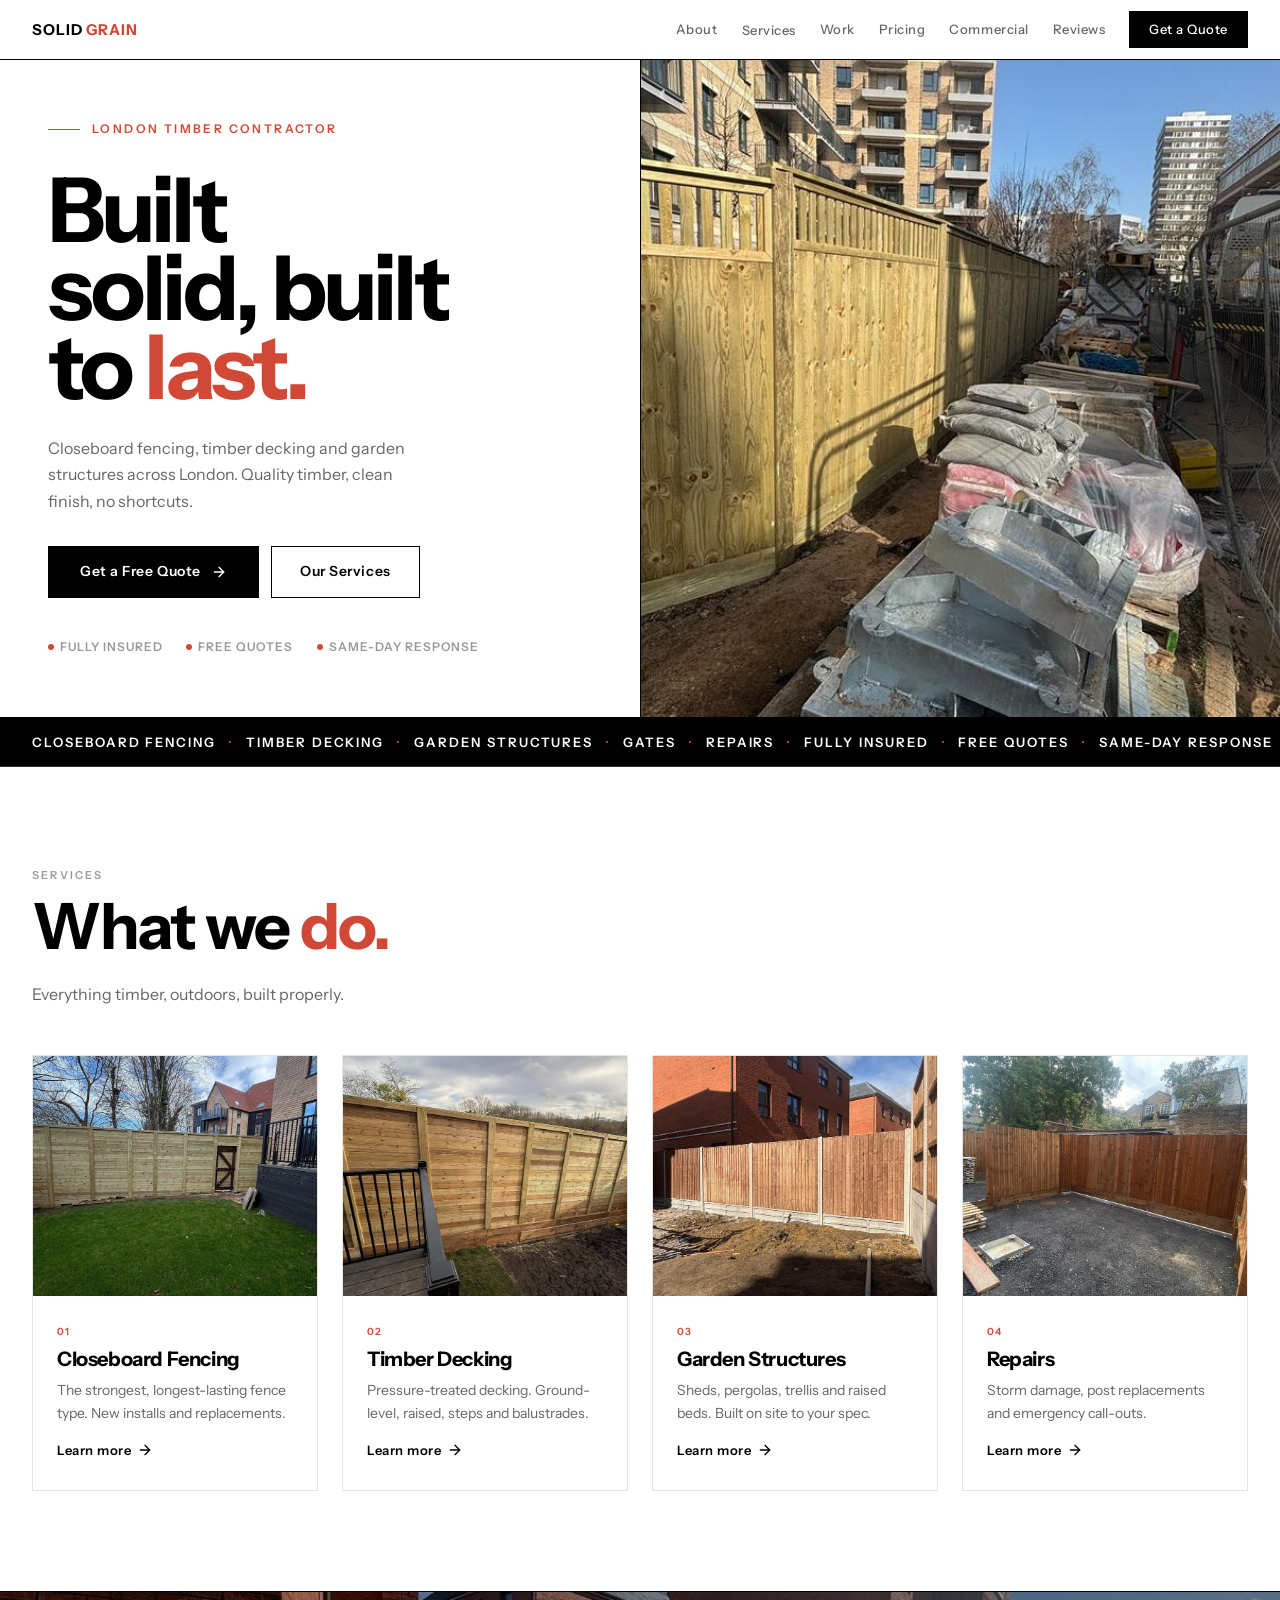
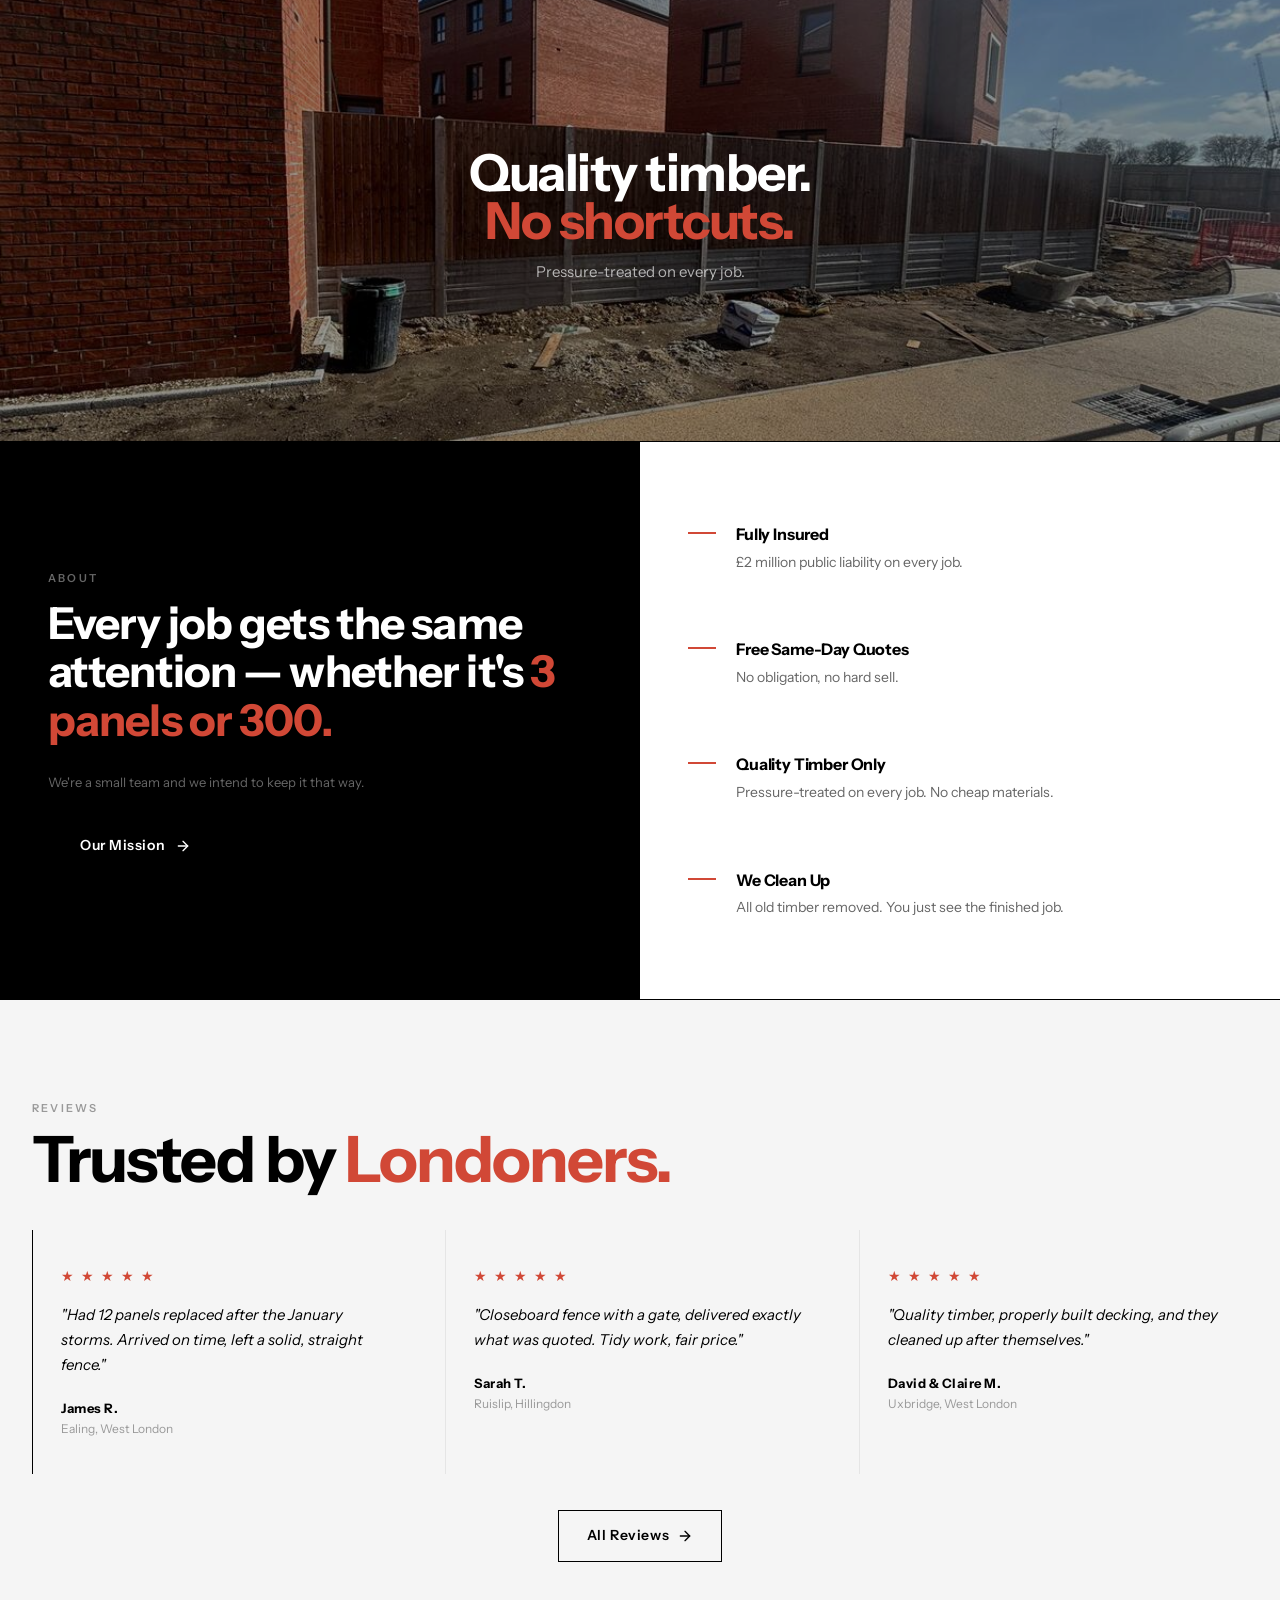
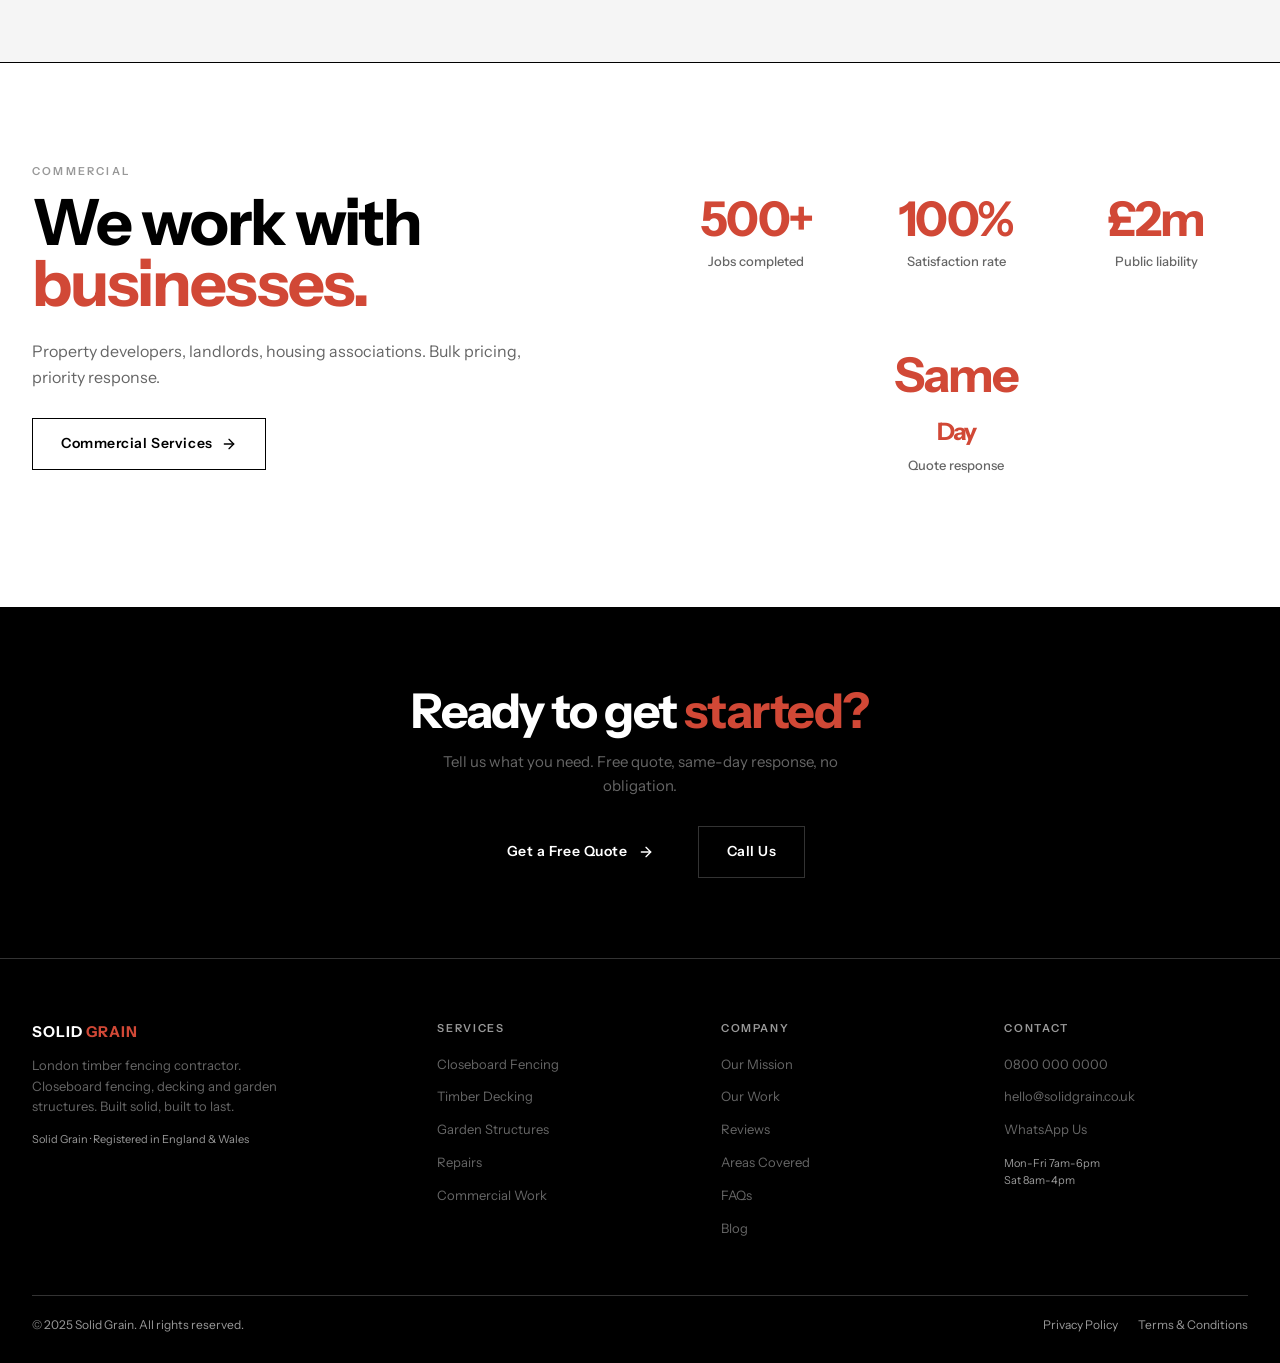
<file: index.html>
<!DOCTYPE html>
<html lang="en">
<head>
<meta charset="UTF-8">
<meta name="viewport" content="width=device-width, initial-scale=1.0">
<title>Home — Solid Grain</title>
<meta name="description" content="Solid Grain — closeboard fencing, timber decking and garden structures across London.">
<meta name="theme-color" content="#000000">
<link rel="preconnect" href="https://fonts.googleapis.com">
<link rel="preconnect" href="https://fonts.gstatic.com" crossorigin>
<link href="https://fonts.googleapis.com/css2?family=Instrument+Sans:wght@400;500;600;700&display=swap" rel="stylesheet">
<style>
/* ═══════════════════════════════════════════════════════
   SOLID GRAIN — SHARED STYLESHEET
   Pentagram style: Black · White · Red · Flat · Utilitarian
   ═══════════════════════════════════════════════════════ */
*,*::before,*::after{margin:0;padding:0;box-sizing:border-box}
:root{--black:#000;--white:#FFF;--red:#D14836;--g1:#111;--g2:#1A1A1A;--g3:#333;--g4:#666;--g5:#999;--g6:#E5E5E5;--g7:#F5F5F5;--font:'Instrument Sans',sans-serif;--mw:1320px;--hh:60px}
html{scroll-behavior:smooth}
body{font-family:var(--font);font-weight:400;color:var(--black);background:var(--white);line-height:1.55;-webkit-font-smoothing:antialiased}
a{color:inherit;text-decoration:none}ul{list-style:none}img{max-width:100%;display:block}
::selection{background:var(--red);color:var(--white)}
.ctr{max-width:var(--mw);margin:0 auto;padding:0 32px}

/* ── HEADER ── */
.hdr{position:fixed;top:0;left:0;right:0;z-index:1000;height:var(--hh);background:var(--white);border-bottom:1px solid var(--black)}
.hdr-in{max-width:var(--mw);margin:0 auto;padding:0 32px;height:100%;display:flex;align-items:center;justify-content:space-between}
.logo{font-size:15px;font-weight:700;letter-spacing:.06em;text-transform:uppercase}.logo span{color:var(--red)}
.nav{display:flex;align-items:center;gap:24px}
.nav a{font-size:13px;font-weight:500;letter-spacing:.04em;color:var(--g4);transition:color .2s;position:relative}.nav a:hover,.nav a.active{color:var(--black)}
.nav a.active::after{content:'';position:absolute;bottom:-2px;left:0;right:0;height:1px;background:var(--red)}
.nav-q{color:var(--white)!important;background:var(--black);padding:8px 20px;font-weight:600;transition:background .2s}.nav-q:hover{background:var(--red)}.nav-q.active::after{display:none}
/* Dropdown */
.nav-drop{position:relative}
.nav-drop:hover .drop-menu{display:block}
.drop-menu{display:none;position:absolute;top:100%;left:-12px;background:var(--white);border:1px solid var(--black);min-width:200px;padding:8px 0;z-index:100}
.drop-menu a{display:block;padding:8px 16px;font-size:12px;font-weight:500;letter-spacing:.04em;color:var(--g4);transition:all .15s}.drop-menu a:hover{background:var(--g7);color:var(--black)}
.drop-menu a.active::after{display:none}
/* Burger */
.burger{display:none;background:0 0;border:0;cursor:pointer;padding:6px}.burger svg{display:block}
.mnav{display:none;position:fixed;top:var(--hh);left:0;right:0;bottom:0;background:var(--white);z-index:999;padding:32px;border-top:1px solid var(--black);overflow-y:auto}
.mnav.open{display:flex;flex-direction:column}
.mnav a{font-size:24px;font-weight:700;letter-spacing:-.02em;padding:14px 0;border-bottom:1px solid var(--g6);color:var(--black)}.mnav a:last-child{border-bottom:0}.mnav a:hover{color:var(--red)}
.mnav-sub{padding-left:20px}.mnav-sub a{font-size:16px;font-weight:500;color:var(--g4)}
@media(max-width:900px){.nav{display:none}.burger{display:block}}

/* ── BUTTONS ── */
.btn-b{display:inline-flex;align-items:center;gap:10px;font-size:14px;font-weight:600;letter-spacing:.04em;color:var(--white);background:var(--black);padding:14px 32px;transition:background .2s;border:0;cursor:pointer;font-family:var(--font)}.btn-b:hover{background:var(--red)}
.btn-b svg{transition:transform .2s}.btn-b:hover svg{transform:translateX(4px)}
.btn-o{display:inline-flex;align-items:center;gap:8px;font-size:14px;font-weight:600;letter-spacing:.04em;color:var(--black);background:0 0;padding:14px 28px;border:1px solid var(--black);transition:all .2s;cursor:pointer;font-family:var(--font)}.btn-o:hover{background:var(--black);color:var(--white)}
.btn-r{display:inline-flex;align-items:center;gap:10px;font-size:14px;font-weight:600;letter-spacing:.04em;color:var(--white);background:var(--red);padding:14px 32px;transition:background .2s;border:0;cursor:pointer;font-family:var(--font)}.btn-r:hover{background:var(--black)}

/* ── SECTION GLOBALS ── */
.sn{font-size:11px;font-weight:600;letter-spacing:.2em;text-transform:uppercase;color:var(--g5);margin-bottom:12px}
.sh{font-size:clamp(36px,5vw,64px);font-weight:700;line-height:.95;letter-spacing:-.03em;margin-bottom:24px}.sh em{font-style:normal;color:var(--red)}
.s-intro{font-size:16px;color:var(--g4);max-width:540px;line-height:1.65}

/* ── PAGE HERO (inner pages) ── */
.page-hero{padding:calc(var(--hh) + 80px) 0 80px;border-bottom:1px solid var(--black)}
.page-hero.dark{background:var(--black);color:var(--white)}
.page-hero.dark .sn{color:var(--g4)}
.page-hero.dark .sh{color:var(--white)}
.page-hero.dark .s-intro{color:var(--g5)}
.page-hero-split{display:grid;grid-template-columns:1fr 1fr;gap:0;min-height:480px}
.page-hero-split .ph-text{padding:calc(var(--hh) + 60px) 48px 60px;display:flex;flex-direction:column;justify-content:flex-end}
.page-hero-split .ph-img{position:relative;overflow:hidden;border-left:1px solid var(--black)}.page-hero-split .ph-img img{position:absolute;inset:0;width:100%;height:100%;object-fit:cover}
@media(max-width:768px){.page-hero-split{grid-template-columns:1fr}.page-hero-split .ph-img{min-height:300px;border-left:0;border-top:1px solid var(--black)}}

/* ── TICKER ── */
.tick{background:var(--black);overflow:hidden;padding:14px 0;border-bottom:1px solid var(--g3)}
.tick-tr{display:flex;animation:scr 20s linear infinite;width:max-content}
.tick-i{font-size:13px;font-weight:600;letter-spacing:.15em;text-transform:uppercase;color:var(--white);white-space:nowrap;padding:0 32px}
.tick-d{color:var(--red);padding:0 8px}
@keyframes scr{from{transform:translateX(0)}to{transform:translateX(-33.333%)}}

/* ── CONTENT SECTIONS ── */
.section{padding:100px 0;border-bottom:1px solid var(--black)}
.section.dark{background:var(--black);color:var(--white)}
.section.dark .sn{color:var(--g4)}
.section.dark .sh{color:var(--white)}
.section.dark .s-intro{color:var(--g5)}
.section.grey{background:var(--g7)}
.section.no-border{border-bottom:0}

/* ── GRID LAYOUTS ── */
.grid-2{display:grid;grid-template-columns:1fr 1fr;gap:48px}
.grid-3{display:grid;grid-template-columns:repeat(3,1fr);gap:24px}
.grid-4{display:grid;grid-template-columns:repeat(4,1fr);gap:24px}
@media(max-width:900px){.grid-2{grid-template-columns:1fr}.grid-3{grid-template-columns:1fr 1fr}.grid-4{grid-template-columns:1fr 1fr}}
@media(max-width:480px){.grid-3,.grid-4{grid-template-columns:1fr}}

/* ── CARDS ── */
.card{border:1px solid var(--g6);transition:transform .3s,box-shadow .3s}
.card:hover{transform:translateY(-3px);box-shadow:0 8px 30px rgba(0,0,0,.06)}
.card-img{height:240px;overflow:hidden;position:relative;background:var(--g7)}.card-img img{width:100%;height:100%;object-fit:cover;transition:transform .5s}.card:hover .card-img img{transform:scale(1.04)}
.card-body{padding:28px 24px}
.card-tag{font-size:10px;font-weight:600;letter-spacing:.12em;text-transform:uppercase;color:var(--red);margin-bottom:8px}
.card-title{font-size:20px;font-weight:700;letter-spacing:-.02em;line-height:1.2;margin-bottom:8px}
.card-text{font-size:14px;color:var(--g4);line-height:1.6}
.card-link{display:inline-flex;align-items:center;gap:6px;font-size:13px;font-weight:600;letter-spacing:.04em;color:var(--black);margin-top:16px;transition:color .2s}.card-link:hover{color:var(--red)}
.card-link svg{transition:transform .2s}.card-link:hover svg{transform:translateX(4px)}

/* ── IMAGE BAND ── */
.img-band{height:50vh;min-height:360px;max-height:540px;overflow:hidden;position:relative;border-bottom:1px solid var(--black)}
.img-band img{width:100%;height:100%;object-fit:cover}
.img-band-ov{position:absolute;inset:0;background:rgba(0,0,0,.4);display:flex;align-items:center;justify-content:center}
.img-band-tx{color:var(--white);text-align:center;padding:20px}
.img-band-tx h2{font-size:clamp(28px,4vw,52px);font-weight:700;line-height:.95;letter-spacing:-.03em}.img-band-tx h2 em{font-style:normal;color:var(--red)}
.img-band-tx p{font-size:15px;color:rgba(255,255,255,.65);margin-top:14px;max-width:400px;margin-left:auto;margin-right:auto;line-height:1.6}

/* ── GALLERY GRID ── */
.gal-grid{display:grid;grid-template-columns:repeat(3,1fr);gap:4px}
@media(max-width:768px){.gal-grid{grid-template-columns:1fr 1fr}}
@media(max-width:480px){.gal-grid{grid-template-columns:1fr}}
.gal-cell{overflow:hidden;position:relative;height:280px}
.gal-cell img{width:100%;height:100%;object-fit:cover;transition:transform .5s}.gal-cell:hover img{transform:scale(1.05)}
.gal-cell.tall{grid-row:span 2;height:auto}
.gal-label{position:absolute;bottom:12px;left:12px;font-size:10px;font-weight:600;letter-spacing:.1em;text-transform:uppercase;color:var(--white);background:rgba(0,0,0,.6);padding:4px 10px;backdrop-filter:blur(4px)}

/* ── SPLIT SECTION ── */
.split{display:grid;grid-template-columns:1fr 1fr;border-bottom:1px solid var(--black)}
@media(max-width:768px){.split{grid-template-columns:1fr}}
.split-dark{background:var(--black);padding:80px 48px;display:flex;flex-direction:column;justify-content:center}
.split-dark .sn{color:var(--g4)}
.split-light{background:var(--white);padding:80px 48px;display:flex;flex-direction:column;justify-content:center}

/* ── WHY ITEMS ── */
.why-i{display:flex;gap:20px;align-items:flex-start;margin-bottom:32px}
.why-i:last-child{margin-bottom:0}
.why-mk{width:28px;height:2px;background:var(--red);margin-top:10px;flex-shrink:0}
.why-it{font-size:16px;font-weight:700;letter-spacing:-.01em;margin-bottom:4px}
.why-tx{font-size:14px;color:var(--g4);line-height:1.6}

/* ── PROCESS STEPS ── */
.prc-g{display:grid;grid-template-columns:repeat(4,1fr);gap:0}
@media(max-width:768px){.prc-g{grid-template-columns:1fr 1fr}}
@media(max-width:480px){.prc-g{grid-template-columns:1fr}}
.prc-s{padding:40px 28px;border-left:1px solid var(--g6)}.prc-s:first-child{border-left:1px solid var(--black)}
.prc-nm{font-size:64px;font-weight:700;letter-spacing:-.04em;color:var(--g6);line-height:1;margin-bottom:20px}.prc-s:hover .prc-nm{color:var(--red)}
.prc-ti{font-size:18px;font-weight:700;letter-spacing:-.01em;margin-bottom:8px}
.prc-tx{font-size:14px;color:var(--g4);line-height:1.6}

/* ── REVIEWS ── */
.rev-card{padding:36px 28px;border-left:1px solid var(--g6)}
.rev-card:first-child{border-left:1px solid var(--black)}
.rev-st{font-size:14px;color:var(--red);letter-spacing:2px;margin-bottom:16px}
.rev-tx{font-size:15px;line-height:1.65;margin-bottom:20px;font-style:italic}
.rev-au{font-size:13px;font-weight:700;letter-spacing:.04em}
.rev-lo{font-size:12px;color:var(--g5);margin-top:2px}
.rev-svc{font-size:11px;font-weight:600;letter-spacing:.08em;text-transform:uppercase;color:var(--red);margin-top:8px}

/* ── AREA TAGS ── */
.area-t{font-size:12px;font-weight:600;letter-spacing:.06em;text-transform:uppercase;padding:8px 16px;border:1px solid var(--g6);color:var(--g4);transition:all .2s;display:inline-block;margin:0 6px 6px 0}
.area-t:hover{border-color:var(--black);color:var(--black);background:var(--g7)}

/* ── FAQ ── */
.faq-item{border-bottom:1px solid var(--g6);padding:24px 0}
.faq-q{font-size:17px;font-weight:700;letter-spacing:-.01em;cursor:pointer;display:flex;justify-content:space-between;align-items:center;gap:16px}
.faq-q svg{flex-shrink:0;transition:transform .3s}
.faq-item.open .faq-q svg{transform:rotate(45deg)}
.faq-a{max-height:0;overflow:hidden;transition:max-height .4s ease,padding .3s;font-size:15px;color:var(--g4);line-height:1.65}
.faq-item.open .faq-a{max-height:500px;padding-top:16px}

/* ── CONTACT FORM ── */
.fr{display:grid;grid-template-columns:1fr 1fr;gap:16px;margin-bottom:16px}
@media(max-width:480px){.fr{grid-template-columns:1fr}}
.fg{margin-bottom:16px}
.fl{display:block;font-size:10px;font-weight:600;letter-spacing:.18em;text-transform:uppercase;color:var(--g5);margin-bottom:6px}
.fi,.fsel,.fta{width:100%;padding:12px 0;background:0 0;border:0;border-bottom:1px solid var(--g6);color:var(--black);font-family:var(--font);font-size:15px;font-weight:500;outline:0;transition:border-color .2s;border-radius:0;-webkit-appearance:none}
.fi:focus,.fsel:focus,.fta:focus{border-color:var(--black)}
.fta{min-height:80px;resize:vertical;border:1px solid var(--g6);padding:12px;margin-top:4px}.fta:focus{border-color:var(--black)}
.fsel{cursor:pointer;color:var(--g4)}
.fbtn{width:100%;padding:16px;background:var(--black);color:var(--white);font-family:var(--font);font-size:14px;font-weight:600;letter-spacing:.06em;text-transform:uppercase;border:0;cursor:pointer;transition:background .2s;margin-top:8px}.fbtn:hover{background:var(--red)}
.fnote{font-size:12px;color:var(--g5);margin-top:12px}
/* White form variant */
.form-white .fi,.form-white .fsel,.form-white .fta{border-color:var(--g3);color:var(--white)}
.form-white .fi:focus,.form-white .fsel:focus,.form-white .fta:focus{border-color:var(--red)}
.form-white .fl{color:var(--g5)}
.form-white .fsel{color:var(--g5)}

/* ── STAT BLOCKS ── */
.stat{text-align:center;padding:32px 20px}
.stat-num{font-size:48px;font-weight:700;letter-spacing:-.04em;line-height:1;color:var(--red)}
.stat-label{font-size:13px;font-weight:500;color:var(--g4);margin-top:8px}

/* ── BLOG ── */
.blog-card .card-date{font-size:11px;font-weight:600;letter-spacing:.08em;text-transform:uppercase;color:var(--g5);margin-bottom:8px}
.blog-card .card-excerpt{font-size:14px;color:var(--g4);line-height:1.6;margin-top:8px}

/* ── FOOTER ── */
.ftr{background:var(--black);padding:60px 0 28px;border-top:1px solid var(--black)}
.ftr-grid{display:grid;grid-template-columns:1.5fr 1fr 1fr 1fr;gap:40px}
@media(max-width:768px){.ftr-grid{grid-template-columns:1fr 1fr}}
@media(max-width:480px){.ftr-grid{grid-template-columns:1fr}}
.ftr-b{font-size:15px;font-weight:700;letter-spacing:.06em;text-transform:uppercase;color:var(--white)}.ftr-b span{color:var(--red)}
.ftr-desc{font-size:13px;color:var(--g4);line-height:1.6;margin-top:12px;max-width:280px}
.ftr-reg{font-size:11px;color:var(--g5);margin-top:14px}
.ftr-col-t{font-size:11px;font-weight:600;letter-spacing:.15em;text-transform:uppercase;color:var(--g5);margin-bottom:14px}
.ftr-links li{margin-bottom:8px}.ftr-links a{font-size:13px;color:var(--g4);transition:color .2s}.ftr-links a:hover{color:var(--red)}
.ftr-bot{margin-top:48px;padding-top:20px;border-top:1px solid var(--g3);display:flex;justify-content:space-between;align-items:center;flex-wrap:wrap;gap:12px}
.ftr-cp{font-size:12px;color:var(--g5)}
.ftr-legal{display:flex;gap:20px}.ftr-legal a{font-size:12px;color:var(--g5);transition:color .2s}.ftr-legal a:hover{color:var(--red)}

/* ── CTA BAND ── */
.cta-band{background:var(--black);padding:80px 0;text-align:center;border-bottom:1px solid var(--g3)}
.cta-band h2{font-size:clamp(28px,4vw,48px);font-weight:700;line-height:.95;letter-spacing:-.03em;color:var(--white);margin-bottom:16px}
.cta-band h2 em{font-style:normal;color:var(--red)}
.cta-band p{font-size:15px;color:var(--g4);margin-bottom:28px;max-width:400px;margin-left:auto;margin-right:auto;line-height:1.6}
.cta-band .btn-group{display:flex;gap:12px;justify-content:center;flex-wrap:wrap}

/* ── REVEAL ── */
.rv{opacity:0;transform:translateY(20px);transition:opacity .6s ease,transform .6s ease}.rv.vis{opacity:1;transform:translateY(0)}

/* ── BREADCRUMB ── */
.bread{padding-top:calc(var(--hh) + 20px);padding-bottom:0;font-size:12px;color:var(--g5);display:flex;align-items:center;gap:6px}
.bread a{color:var(--g5);transition:color .2s}.bread a:hover{color:var(--black)}
.bread-sep{color:var(--g6)}


</style>
</head>
<body>
<header class="hdr">
  <div class="hdr-in">
    <a href="index.html" class="logo">Solid <span>Grain</span></a>
    <nav class="nav">
      <a href="about.html">About</a>
      <div class="nav-drop">
        <a href="services.html">Services</a>
        <div class="drop-menu">
          <a href="fencing.html">Closeboard Fencing</a>
          <a href="decking.html">Timber Decking</a>
          <a href="structures.html">Garden Structures</a>
          <a href="repairs.html">Repairs &amp; Maintenance</a>
        </div>
      </div>
      <a href="gallery.html">Work</a>
      <a href="pricing.html">Pricing</a>
      <a href="commercial.html">Commercial</a>
      <a href="reviews.html">Reviews</a>
      <a href="contact.html" class="nav-q">Get a Quote</a>
    </nav>
    <button class="burger" onclick="toggleMobileNav()" aria-label="Menu">
      <svg width="24" height="24" viewBox="0 0 24 24" fill="none" stroke="#000" stroke-width="2" stroke-linecap="round"><line x1="3" y1="6" x2="21" y2="6"/><line x1="3" y1="12" x2="21" y2="12"/><line x1="3" y1="18" x2="21" y2="18"/></svg>
    </button>
  </div>
</header>
<nav class="mnav" id="mobileNav">
  <a href="index.html" onclick="closeMobileNav()">Home</a>
  <a href="about.html" onclick="closeMobileNav()">About</a>
  <a href="services.html" onclick="closeMobileNav()">Services</a>
  <div class="mnav-sub">
    <a href="fencing.html" onclick="closeMobileNav()">Closeboard Fencing</a>
    <a href="decking.html" onclick="closeMobileNav()">Timber Decking</a>
    <a href="structures.html" onclick="closeMobileNav()">Garden Structures</a>
    <a href="repairs.html" onclick="closeMobileNav()">Repairs</a>
  </div>
  <a href="gallery.html" onclick="closeMobileNav()">Our Work</a>
  <a href="pricing.html" onclick="closeMobileNav()">Pricing</a>
  <a href="commercial.html" onclick="closeMobileNav()">Commercial</a>
  <a href="reviews.html" onclick="closeMobileNav()">Reviews</a>
  <a href="areas.html" onclick="closeMobileNav()">Areas</a>
  <a href="faq.html" onclick="closeMobileNav()">FAQs</a>
  <a href="blog.html" onclick="closeMobileNav()">Blog</a>
  <a href="contact.html" onclick="closeMobileNav()">Get a Quote</a>
</nav>

<section class="page-hero-split" style="border-bottom:1px solid var(--black)">
  <div class="ph-text">
    <div style="font-size:12px;font-weight:600;letter-spacing:.2em;text-transform:uppercase;color:var(--red);margin-bottom:32px;display:flex;align-items:center;gap:12px"><span style="width:32px;height:1px;background:var(--red);display:inline-block"></span>London Timber Contractor</div>
    <h1 style="font-size:clamp(48px,7vw,96px);font-weight:700;line-height:.88;letter-spacing:-.04em">Built<br>solid, built<br>to <em style="font-style:normal;color:var(--red)">last.</em></h1>
    <p style="font-size:16px;color:var(--g4);max-width:380px;line-height:1.65;margin-top:28px">Closeboard fencing, timber decking and garden structures across London. Quality timber, clean finish, no shortcuts.</p>
    <div style="display:flex;gap:12px;margin-top:32px;flex-wrap:wrap">
      <a href="contact.html" class="btn-b">Get a Free Quote <svg width="16" height="16" viewBox="0 0 24 24" fill="none" stroke="currentColor" stroke-width="2" stroke-linecap="round" stroke-linejoin="round"><path d="M5 12h14"/><path d="M12 5l7 7-7 7"/></svg></a>
      <a href="services.html" class="btn-o">Our Services</a>
    </div>
    <div style="display:flex;gap:24px;margin-top:40px;flex-wrap:wrap">
      <span style="font-size:12px;font-weight:600;letter-spacing:.08em;text-transform:uppercase;color:var(--g5);display:flex;align-items:center;gap:6px"><span style="width:6px;height:6px;background:var(--red);border-radius:50%;display:inline-block"></span>Fully Insured</span>
      <span style="font-size:12px;font-weight:600;letter-spacing:.08em;text-transform:uppercase;color:var(--g5);display:flex;align-items:center;gap:6px"><span style="width:6px;height:6px;background:var(--red);border-radius:50%;display:inline-block"></span>Free Quotes</span>
      <span style="font-size:12px;font-weight:600;letter-spacing:.08em;text-transform:uppercase;color:var(--g5);display:flex;align-items:center;gap:6px"><span style="width:6px;height:6px;background:var(--red);border-radius:50%;display:inline-block"></span>Same-Day Response</span>
    </div>
  </div>
  <div class="ph-img"><img src="hero.jpg" alt="Timber fence detail"></div>
</section>
<div class="tick"><div class="tick-tr">
  <span class="tick-i">Closeboard Fencing <span class="tick-d">&middot;</span> Timber Decking <span class="tick-d">&middot;</span> Garden Structures <span class="tick-d">&middot;</span> Gates <span class="tick-d">&middot;</span> Repairs <span class="tick-d">&middot;</span> Fully Insured <span class="tick-d">&middot;</span> Free Quotes <span class="tick-d">&middot;</span> Same-Day Response <span class="tick-d">&middot;</span>&nbsp;</span>
  <span class="tick-i">Closeboard Fencing <span class="tick-d">&middot;</span> Timber Decking <span class="tick-d">&middot;</span> Garden Structures <span class="tick-d">&middot;</span> Gates <span class="tick-d">&middot;</span> Repairs <span class="tick-d">&middot;</span> Fully Insured <span class="tick-d">&middot;</span> Free Quotes <span class="tick-d">&middot;</span> Same-Day Response <span class="tick-d">&middot;</span>&nbsp;</span>
  <span class="tick-i">Closeboard Fencing <span class="tick-d">&middot;</span> Timber Decking <span class="tick-d">&middot;</span> Garden Structures <span class="tick-d">&middot;</span> Gates <span class="tick-d">&middot;</span> Repairs <span class="tick-d">&middot;</span> Fully Insured <span class="tick-d">&middot;</span> Free Quotes <span class="tick-d">&middot;</span> Same-Day Response <span class="tick-d">&middot;</span>&nbsp;</span>
</div></div>
<section class="section">
  <div class="ctr">
    <div class="sn rv">Services</div>
    <h2 class="sh rv">What we <em>do.</em></h2>
    <p class="s-intro rv" style="margin-bottom:48px">Everything timber, outdoors, built properly.</p>
    <div class="grid-4">
      <a href="fencing.html" class="card rv"><div class="card-img"><img src="gallery-panels.jpg" alt="Closeboard fencing"></div><div class="card-body"><div class="card-tag">01</div><div class="card-title">Closeboard Fencing</div><p class="card-text">The strongest, longest-lasting fence type. New installs and replacements.</p><span class="card-link">Learn more <svg width="16" height="16" viewBox="0 0 24 24" fill="none" stroke="currentColor" stroke-width="2" stroke-linecap="round" stroke-linejoin="round"><path d="M5 12h14"/><path d="M12 5l7 7-7 7"/></svg></span></div></a>
      <a href="decking.html" class="card rv"><div class="card-img"><img src="gallery-deck-01.jpg" alt="Timber decking"></div><div class="card-body"><div class="card-tag">02</div><div class="card-title">Timber Decking</div><p class="card-text">Pressure-treated decking. Ground-level, raised, steps and balustrades.</p><span class="card-link">Learn more <svg width="16" height="16" viewBox="0 0 24 24" fill="none" stroke="currentColor" stroke-width="2" stroke-linecap="round" stroke-linejoin="round"><path d="M5 12h14"/><path d="M12 5l7 7-7 7"/></svg></span></div></a>
      <a href="structures.html" class="card rv"><div class="card-img"><img src="gallery-pergola.jpg" alt="Garden structures"></div><div class="card-body"><div class="card-tag">03</div><div class="card-title">Garden Structures</div><p class="card-text">Sheds, pergolas, trellis and raised beds. Built on site to your spec.</p><span class="card-link">Learn more <svg width="16" height="16" viewBox="0 0 24 24" fill="none" stroke="currentColor" stroke-width="2" stroke-linecap="round" stroke-linejoin="round"><path d="M5 12h14"/><path d="M12 5l7 7-7 7"/></svg></span></div></a>
      <a href="repairs.html" class="card rv"><div class="card-img"><img src="gallery-wip.jpg" alt="Repairs"></div><div class="card-body"><div class="card-tag">04</div><div class="card-title">Repairs</div><p class="card-text">Storm damage, post replacements and emergency call-outs.</p><span class="card-link">Learn more <svg width="16" height="16" viewBox="0 0 24 24" fill="none" stroke="currentColor" stroke-width="2" stroke-linecap="round" stroke-linejoin="round"><path d="M5 12h14"/><path d="M12 5l7 7-7 7"/></svg></span></div></a>
    </div>
  </div>
</section>
<div class="img-band"><img src="band-garden.jpg" alt="Garden"><div class="img-band-ov"><div class="img-band-tx"><h2>Quality timber.<br><em>No shortcuts.</em></h2><p>Pressure-treated on every job.</p></div></div></div>
<div class="split">
  <div class="split-dark">
    <div class="sn">About</div>
    <h2 style="font-size:clamp(28px,3.5vw,44px);font-weight:700;line-height:1.1;letter-spacing:-.02em;color:var(--white);margin-bottom:28px" class="rv">Every job gets the same attention — whether it's <em style="font-style:normal;color:var(--red)">3 panels or 300.</em></h2>
    <p style="font-size:13px;color:var(--g4);line-height:1.6">We're a small team and we intend to keep it that way.</p>
    <div style="margin-top:28px"><a href="about.html" class="btn-b">Our Mission <svg width="16" height="16" viewBox="0 0 24 24" fill="none" stroke="currentColor" stroke-width="2" stroke-linecap="round" stroke-linejoin="round"><path d="M5 12h14"/><path d="M12 5l7 7-7 7"/></svg></a></div>
  </div>
  <div class="split-light" style="gap:32px">
    <div class="why-i rv"><div class="why-mk"></div><div><div class="why-it">Fully Insured</div><div class="why-tx">&pound;2 million public liability on every job.</div></div></div>
    <div class="why-i rv"><div class="why-mk"></div><div><div class="why-it">Free Same-Day Quotes</div><div class="why-tx">No obligation, no hard sell.</div></div></div>
    <div class="why-i rv"><div class="why-mk"></div><div><div class="why-it">Quality Timber Only</div><div class="why-tx">Pressure-treated on every job. No cheap materials.</div></div></div>
    <div class="why-i rv"><div class="why-mk"></div><div><div class="why-it">We Clean Up</div><div class="why-tx">All old timber removed. You just see the finished job.</div></div></div>
  </div>
</div>
<section class="section grey">
  <div class="ctr">
    <div class="sn rv">Reviews</div>
    <h2 class="sh rv">Trusted by <em>Londoners.</em></h2>
    <div class="grid-3" style="margin-top:40px">
      <div class="rev-card rv"><div class="rev-st">&starf; &starf; &starf; &starf; &starf;</div><p class="rev-tx">"Had 12 panels replaced after the January storms. Arrived on time, left a solid, straight fence."</p><div class="rev-au">James R.</div><div class="rev-lo">Ealing, West London</div></div>
      <div class="rev-card rv"><div class="rev-st">&starf; &starf; &starf; &starf; &starf;</div><p class="rev-tx">"Closeboard fence with a gate, delivered exactly what was quoted. Tidy work, fair price."</p><div class="rev-au">Sarah T.</div><div class="rev-lo">Ruislip, Hillingdon</div></div>
      <div class="rev-card rv"><div class="rev-st">&starf; &starf; &starf; &starf; &starf;</div><p class="rev-tx">"Quality timber, properly built decking, and they cleaned up after themselves."</p><div class="rev-au">David &amp; Claire M.</div><div class="rev-lo">Uxbridge, West London</div></div>
    </div>
    <div style="text-align:center;margin-top:36px"><a href="reviews.html" class="btn-o">All Reviews <svg width="16" height="16" viewBox="0 0 24 24" fill="none" stroke="currentColor" stroke-width="2" stroke-linecap="round" stroke-linejoin="round"><path d="M5 12h14"/><path d="M12 5l7 7-7 7"/></svg></a></div>
  </div>
</section>
<section class="section">
  <div class="ctr">
    <div class="grid-2">
      <div>
        <div class="sn rv">Commercial</div>
        <h2 class="sh rv">We work with <em>businesses.</em></h2>
        <p class="s-intro rv">Property developers, landlords, housing associations. Bulk pricing, priority response.</p>
        <div style="margin-top:28px"><a href="commercial.html" class="btn-o rv">Commercial Services <svg width="16" height="16" viewBox="0 0 24 24" fill="none" stroke="currentColor" stroke-width="2" stroke-linecap="round" stroke-linejoin="round"><path d="M5 12h14"/><path d="M12 5l7 7-7 7"/></svg></a></div>
      </div>
      <div class="rv" style="display:flex;flex-wrap:wrap;gap:16px;align-content:center">
        <div class="stat" style="flex:1;min-width:140px"><div class="stat-num">500+</div><div class="stat-label">Jobs completed</div></div>
        <div class="stat" style="flex:1;min-width:140px"><div class="stat-num">100%</div><div class="stat-label">Satisfaction rate</div></div>
        <div class="stat" style="flex:1;min-width:140px"><div class="stat-num">&pound;2m</div><div class="stat-label">Public liability</div></div>
        <div class="stat" style="flex:1;min-width:140px"><div class="stat-num">Same<br><span style="font-size:24px">Day</span></div><div class="stat-label">Quote response</div></div>
      </div>
    </div>
  </div>
</section>

<div class="cta-band">
  <h2>Ready to get <em>started?</em></h2>
  <p>Tell us what you need. Free quote, same-day response, no obligation.</p>
  <div class="btn-group">
    <a href="contact.html" class="btn-b">Get a Free Quote <svg width="16" height="16" viewBox="0 0 24 24" fill="none" stroke="currentColor" stroke-width="2" stroke-linecap="round" stroke-linejoin="round"><path d="M5 12h14"/><path d="M12 5l7 7-7 7"/></svg></a>
    <a href="tel:08000000000" class="btn-o" style="color:var(--white);border-color:var(--g3)">Call Us</a>
  </div>
</div>
<footer class="ftr">
  <div class="ctr">
    <div class="ftr-grid">
      <div>
        <div class="ftr-b">Solid <span>Grain</span></div>
        <p class="ftr-desc">London timber fencing contractor. Closeboard fencing, decking and garden structures. Built solid, built to last.</p>
        <div class="ftr-reg">Solid Grain &middot; Registered in England &amp; Wales</div>
      </div>
      <div>
        <div class="ftr-col-t">Services</div>
        <ul class="ftr-links">
          <li><a href="fencing.html">Closeboard Fencing</a></li>
          <li><a href="decking.html">Timber Decking</a></li>
          <li><a href="structures.html">Garden Structures</a></li>
          <li><a href="repairs.html">Repairs</a></li>
          <li><a href="commercial.html">Commercial Work</a></li>
        </ul>
      </div>
      <div>
        <div class="ftr-col-t">Company</div>
        <ul class="ftr-links">
          <li><a href="about.html">Our Mission</a></li>
          <li><a href="gallery.html">Our Work</a></li>
          <li><a href="reviews.html">Reviews</a></li>
          <li><a href="areas.html">Areas Covered</a></li>
          <li><a href="faq.html">FAQs</a></li>
          <li><a href="blog.html">Blog</a></li>
        </ul>
      </div>
      <div>
        <div class="ftr-col-t">Contact</div>
        <ul class="ftr-links">
          <li><a href="tel:08000000000">0800 000 0000</a></li>
          <li><a href="mailto:hello@solidgrain.co.uk">hello@solidgrain.co.uk</a></li>
          <li><a href="#">WhatsApp Us</a></li>
        </ul>
        <div style="margin-top:14px;font-size:11px;color:var(--g5)">Mon-Fri 7am-6pm<br>Sat 8am-4pm</div>
      </div>
    </div>
    <div class="ftr-bot">
      <div class="ftr-cp">&copy; 2025 Solid Grain. All rights reserved.</div>
      <div class="ftr-legal">
        <a href="#">Privacy Policy</a>
        <a href="#">Terms &amp; Conditions</a>
      </div>
    </div>
  </div>
</footer>
<script>
/* SOLID GRAIN — Shared JS */
function toggleMobileNav(){document.getElementById('mobileNav').classList.toggle('open')}
function closeMobileNav(){document.getElementById('mobileNav').classList.remove('open')}

/* Scroll reveal */
document.addEventListener('DOMContentLoaded',function(){
  var obs=new IntersectionObserver(function(e){e.forEach(function(en){if(en.isIntersecting){en.target.classList.add('vis');obs.unobserve(en.target)}})},{threshold:.08});
  document.querySelectorAll('.rv').forEach(function(el){obs.observe(el)});

  /* FAQ toggle */
  document.querySelectorAll('.faq-q').forEach(function(q){
    q.addEventListener('click',function(){
      this.closest('.faq-item').classList.toggle('open');
    });
  });
});

/* Form submit (Formspree fallback) */
function handleSubmit(e){
  e.preventDefault();
  var b=e.target.querySelector('.fbtn');
  b.textContent="Sent — we'll be in touch shortly.";
  b.style.background='#D14836';
  b.disabled=true;
  setTimeout(function(){b.textContent='Send Quote Request';b.style.background='';b.disabled=false;e.target.reset()},4000);
}

</script>
</body>
</html>
</file>
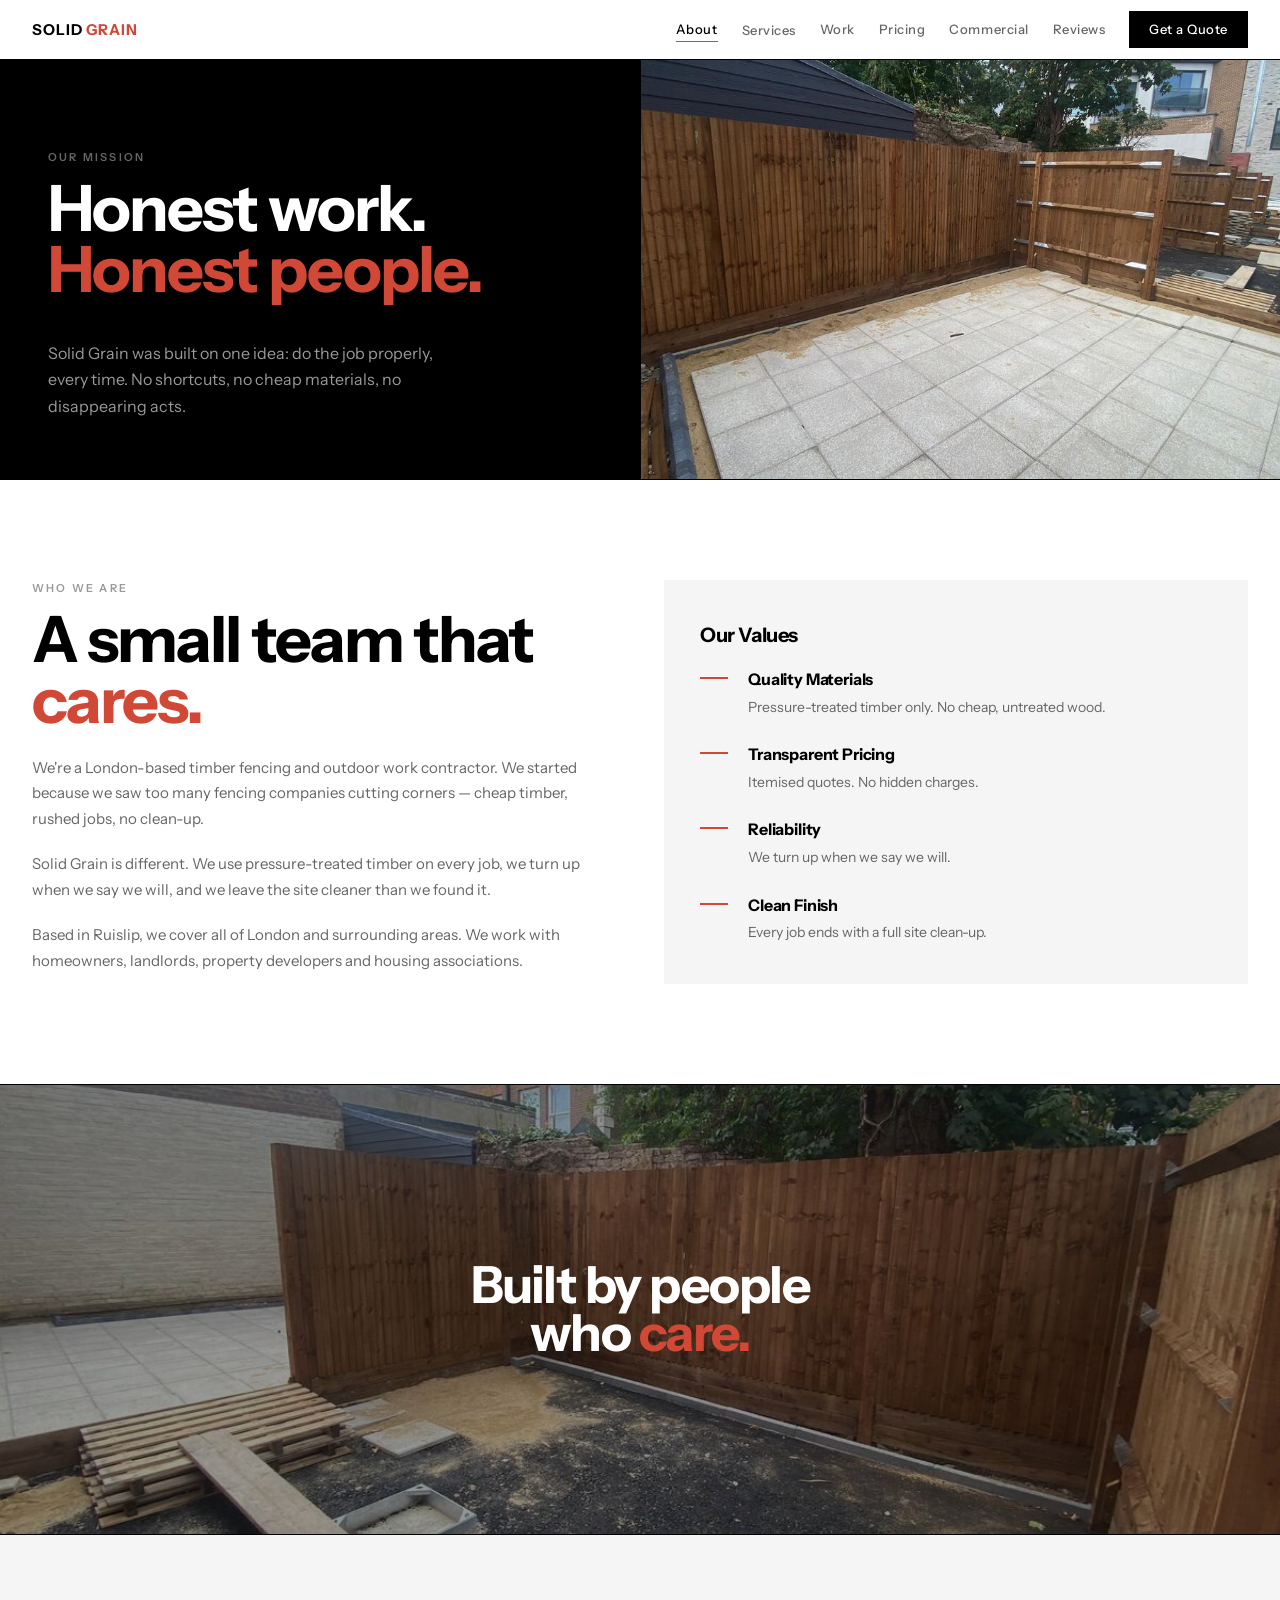
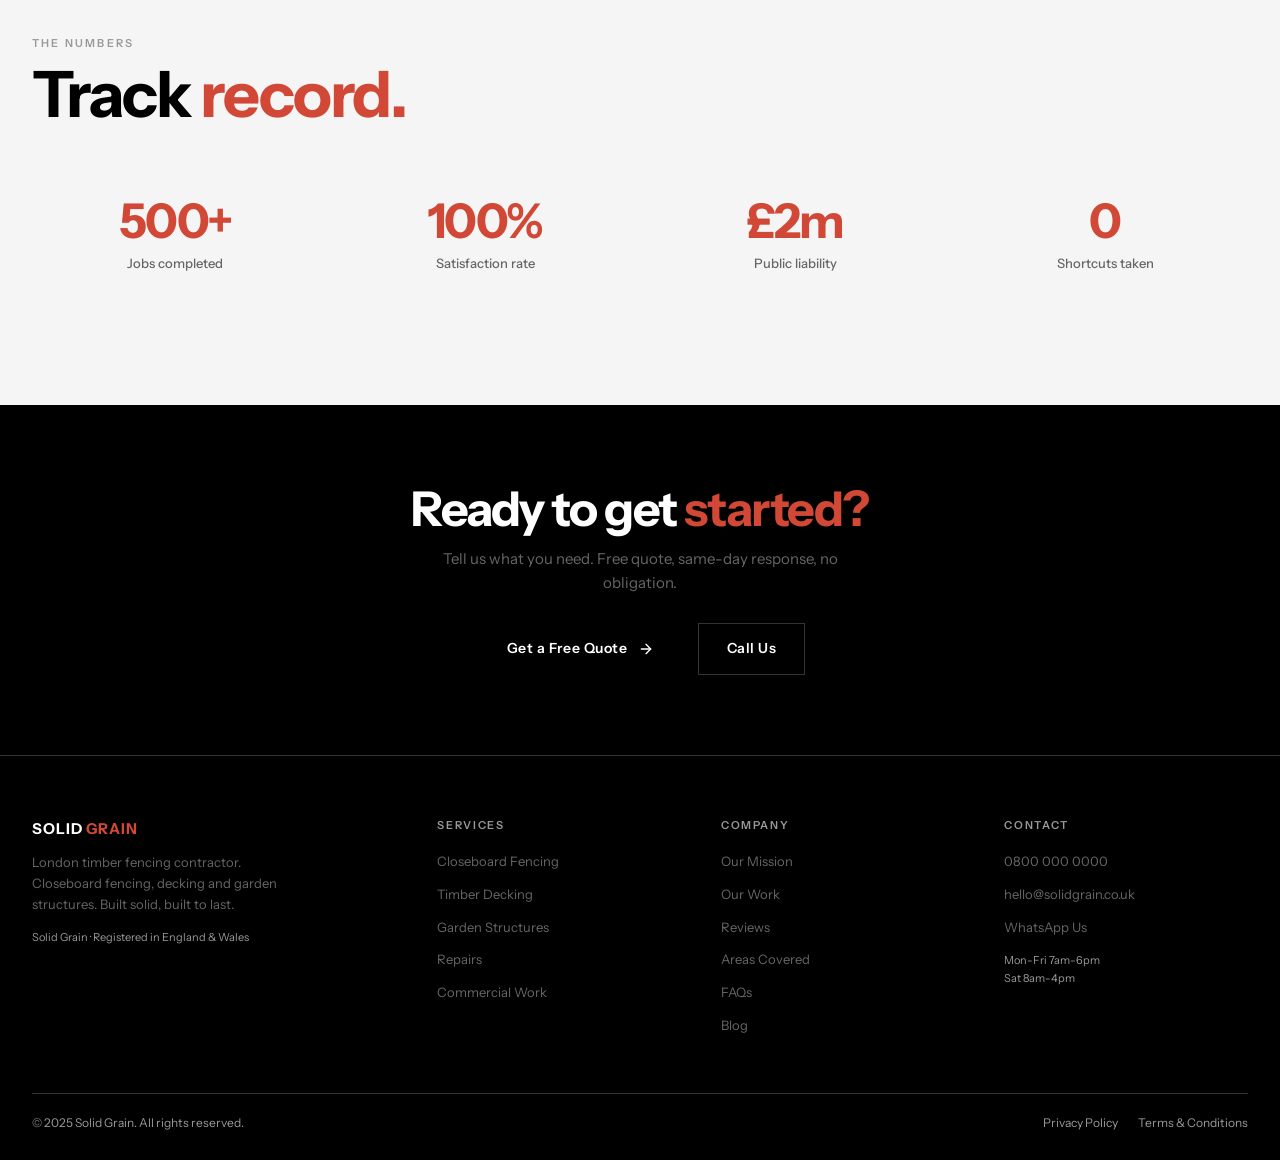
<file: about.html>
<!DOCTYPE html>
<html lang="en">
<head>
<meta charset="UTF-8">
<meta name="viewport" content="width=device-width, initial-scale=1.0">
<title>Our Mission — Solid Grain</title>
<meta name="description" content="Solid Grain — our mission, values and the people behind the work.">
<meta name="theme-color" content="#000000">
<link rel="preconnect" href="https://fonts.googleapis.com">
<link rel="preconnect" href="https://fonts.gstatic.com" crossorigin>
<link href="https://fonts.googleapis.com/css2?family=Instrument+Sans:wght@400;500;600;700&display=swap" rel="stylesheet">
<style>
/* ═══════════════════════════════════════════════════════
   SOLID GRAIN — SHARED STYLESHEET
   Pentagram style: Black · White · Red · Flat · Utilitarian
   ═══════════════════════════════════════════════════════ */
*,*::before,*::after{margin:0;padding:0;box-sizing:border-box}
:root{--black:#000;--white:#FFF;--red:#D14836;--g1:#111;--g2:#1A1A1A;--g3:#333;--g4:#666;--g5:#999;--g6:#E5E5E5;--g7:#F5F5F5;--font:'Instrument Sans',sans-serif;--mw:1320px;--hh:60px}
html{scroll-behavior:smooth}
body{font-family:var(--font);font-weight:400;color:var(--black);background:var(--white);line-height:1.55;-webkit-font-smoothing:antialiased}
a{color:inherit;text-decoration:none}ul{list-style:none}img{max-width:100%;display:block}
::selection{background:var(--red);color:var(--white)}
.ctr{max-width:var(--mw);margin:0 auto;padding:0 32px}

/* ── HEADER ── */
.hdr{position:fixed;top:0;left:0;right:0;z-index:1000;height:var(--hh);background:var(--white);border-bottom:1px solid var(--black)}
.hdr-in{max-width:var(--mw);margin:0 auto;padding:0 32px;height:100%;display:flex;align-items:center;justify-content:space-between}
.logo{font-size:15px;font-weight:700;letter-spacing:.06em;text-transform:uppercase}.logo span{color:var(--red)}
.nav{display:flex;align-items:center;gap:24px}
.nav a{font-size:13px;font-weight:500;letter-spacing:.04em;color:var(--g4);transition:color .2s;position:relative}.nav a:hover,.nav a.active{color:var(--black)}
.nav a.active::after{content:'';position:absolute;bottom:-2px;left:0;right:0;height:1px;background:var(--red)}
.nav-q{color:var(--white)!important;background:var(--black);padding:8px 20px;font-weight:600;transition:background .2s}.nav-q:hover{background:var(--red)}.nav-q.active::after{display:none}
/* Dropdown */
.nav-drop{position:relative}
.nav-drop:hover .drop-menu{display:block}
.drop-menu{display:none;position:absolute;top:100%;left:-12px;background:var(--white);border:1px solid var(--black);min-width:200px;padding:8px 0;z-index:100}
.drop-menu a{display:block;padding:8px 16px;font-size:12px;font-weight:500;letter-spacing:.04em;color:var(--g4);transition:all .15s}.drop-menu a:hover{background:var(--g7);color:var(--black)}
.drop-menu a.active::after{display:none}
/* Burger */
.burger{display:none;background:0 0;border:0;cursor:pointer;padding:6px}.burger svg{display:block}
.mnav{display:none;position:fixed;top:var(--hh);left:0;right:0;bottom:0;background:var(--white);z-index:999;padding:32px;border-top:1px solid var(--black);overflow-y:auto}
.mnav.open{display:flex;flex-direction:column}
.mnav a{font-size:24px;font-weight:700;letter-spacing:-.02em;padding:14px 0;border-bottom:1px solid var(--g6);color:var(--black)}.mnav a:last-child{border-bottom:0}.mnav a:hover{color:var(--red)}
.mnav-sub{padding-left:20px}.mnav-sub a{font-size:16px;font-weight:500;color:var(--g4)}
@media(max-width:900px){.nav{display:none}.burger{display:block}}

/* ── BUTTONS ── */
.btn-b{display:inline-flex;align-items:center;gap:10px;font-size:14px;font-weight:600;letter-spacing:.04em;color:var(--white);background:var(--black);padding:14px 32px;transition:background .2s;border:0;cursor:pointer;font-family:var(--font)}.btn-b:hover{background:var(--red)}
.btn-b svg{transition:transform .2s}.btn-b:hover svg{transform:translateX(4px)}
.btn-o{display:inline-flex;align-items:center;gap:8px;font-size:14px;font-weight:600;letter-spacing:.04em;color:var(--black);background:0 0;padding:14px 28px;border:1px solid var(--black);transition:all .2s;cursor:pointer;font-family:var(--font)}.btn-o:hover{background:var(--black);color:var(--white)}
.btn-r{display:inline-flex;align-items:center;gap:10px;font-size:14px;font-weight:600;letter-spacing:.04em;color:var(--white);background:var(--red);padding:14px 32px;transition:background .2s;border:0;cursor:pointer;font-family:var(--font)}.btn-r:hover{background:var(--black)}

/* ── SECTION GLOBALS ── */
.sn{font-size:11px;font-weight:600;letter-spacing:.2em;text-transform:uppercase;color:var(--g5);margin-bottom:12px}
.sh{font-size:clamp(36px,5vw,64px);font-weight:700;line-height:.95;letter-spacing:-.03em;margin-bottom:24px}.sh em{font-style:normal;color:var(--red)}
.s-intro{font-size:16px;color:var(--g4);max-width:540px;line-height:1.65}

/* ── PAGE HERO (inner pages) ── */
.page-hero{padding:calc(var(--hh) + 80px) 0 80px;border-bottom:1px solid var(--black)}
.page-hero.dark{background:var(--black);color:var(--white)}
.page-hero.dark .sn{color:var(--g4)}
.page-hero.dark .sh{color:var(--white)}
.page-hero.dark .s-intro{color:var(--g5)}
.page-hero-split{display:grid;grid-template-columns:1fr 1fr;gap:0;min-height:480px}
.page-hero-split .ph-text{padding:calc(var(--hh) + 60px) 48px 60px;display:flex;flex-direction:column;justify-content:flex-end}
.page-hero-split .ph-img{position:relative;overflow:hidden;border-left:1px solid var(--black)}.page-hero-split .ph-img img{position:absolute;inset:0;width:100%;height:100%;object-fit:cover}
@media(max-width:768px){.page-hero-split{grid-template-columns:1fr}.page-hero-split .ph-img{min-height:300px;border-left:0;border-top:1px solid var(--black)}}

/* ── TICKER ── */
.tick{background:var(--black);overflow:hidden;padding:14px 0;border-bottom:1px solid var(--g3)}
.tick-tr{display:flex;animation:scr 20s linear infinite;width:max-content}
.tick-i{font-size:13px;font-weight:600;letter-spacing:.15em;text-transform:uppercase;color:var(--white);white-space:nowrap;padding:0 32px}
.tick-d{color:var(--red);padding:0 8px}
@keyframes scr{from{transform:translateX(0)}to{transform:translateX(-33.333%)}}

/* ── CONTENT SECTIONS ── */
.section{padding:100px 0;border-bottom:1px solid var(--black)}
.section.dark{background:var(--black);color:var(--white)}
.section.dark .sn{color:var(--g4)}
.section.dark .sh{color:var(--white)}
.section.dark .s-intro{color:var(--g5)}
.section.grey{background:var(--g7)}
.section.no-border{border-bottom:0}

/* ── GRID LAYOUTS ── */
.grid-2{display:grid;grid-template-columns:1fr 1fr;gap:48px}
.grid-3{display:grid;grid-template-columns:repeat(3,1fr);gap:24px}
.grid-4{display:grid;grid-template-columns:repeat(4,1fr);gap:24px}
@media(max-width:900px){.grid-2{grid-template-columns:1fr}.grid-3{grid-template-columns:1fr 1fr}.grid-4{grid-template-columns:1fr 1fr}}
@media(max-width:480px){.grid-3,.grid-4{grid-template-columns:1fr}}

/* ── CARDS ── */
.card{border:1px solid var(--g6);transition:transform .3s,box-shadow .3s}
.card:hover{transform:translateY(-3px);box-shadow:0 8px 30px rgba(0,0,0,.06)}
.card-img{height:240px;overflow:hidden;position:relative;background:var(--g7)}.card-img img{width:100%;height:100%;object-fit:cover;transition:transform .5s}.card:hover .card-img img{transform:scale(1.04)}
.card-body{padding:28px 24px}
.card-tag{font-size:10px;font-weight:600;letter-spacing:.12em;text-transform:uppercase;color:var(--red);margin-bottom:8px}
.card-title{font-size:20px;font-weight:700;letter-spacing:-.02em;line-height:1.2;margin-bottom:8px}
.card-text{font-size:14px;color:var(--g4);line-height:1.6}
.card-link{display:inline-flex;align-items:center;gap:6px;font-size:13px;font-weight:600;letter-spacing:.04em;color:var(--black);margin-top:16px;transition:color .2s}.card-link:hover{color:var(--red)}
.card-link svg{transition:transform .2s}.card-link:hover svg{transform:translateX(4px)}

/* ── IMAGE BAND ── */
.img-band{height:50vh;min-height:360px;max-height:540px;overflow:hidden;position:relative;border-bottom:1px solid var(--black)}
.img-band img{width:100%;height:100%;object-fit:cover}
.img-band-ov{position:absolute;inset:0;background:rgba(0,0,0,.4);display:flex;align-items:center;justify-content:center}
.img-band-tx{color:var(--white);text-align:center;padding:20px}
.img-band-tx h2{font-size:clamp(28px,4vw,52px);font-weight:700;line-height:.95;letter-spacing:-.03em}.img-band-tx h2 em{font-style:normal;color:var(--red)}
.img-band-tx p{font-size:15px;color:rgba(255,255,255,.65);margin-top:14px;max-width:400px;margin-left:auto;margin-right:auto;line-height:1.6}

/* ── GALLERY GRID ── */
.gal-grid{display:grid;grid-template-columns:repeat(3,1fr);gap:4px}
@media(max-width:768px){.gal-grid{grid-template-columns:1fr 1fr}}
@media(max-width:480px){.gal-grid{grid-template-columns:1fr}}
.gal-cell{overflow:hidden;position:relative;height:280px}
.gal-cell img{width:100%;height:100%;object-fit:cover;transition:transform .5s}.gal-cell:hover img{transform:scale(1.05)}
.gal-cell.tall{grid-row:span 2;height:auto}
.gal-label{position:absolute;bottom:12px;left:12px;font-size:10px;font-weight:600;letter-spacing:.1em;text-transform:uppercase;color:var(--white);background:rgba(0,0,0,.6);padding:4px 10px;backdrop-filter:blur(4px)}

/* ── SPLIT SECTION ── */
.split{display:grid;grid-template-columns:1fr 1fr;border-bottom:1px solid var(--black)}
@media(max-width:768px){.split{grid-template-columns:1fr}}
.split-dark{background:var(--black);padding:80px 48px;display:flex;flex-direction:column;justify-content:center}
.split-dark .sn{color:var(--g4)}
.split-light{background:var(--white);padding:80px 48px;display:flex;flex-direction:column;justify-content:center}

/* ── WHY ITEMS ── */
.why-i{display:flex;gap:20px;align-items:flex-start;margin-bottom:32px}
.why-i:last-child{margin-bottom:0}
.why-mk{width:28px;height:2px;background:var(--red);margin-top:10px;flex-shrink:0}
.why-it{font-size:16px;font-weight:700;letter-spacing:-.01em;margin-bottom:4px}
.why-tx{font-size:14px;color:var(--g4);line-height:1.6}

/* ── PROCESS STEPS ── */
.prc-g{display:grid;grid-template-columns:repeat(4,1fr);gap:0}
@media(max-width:768px){.prc-g{grid-template-columns:1fr 1fr}}
@media(max-width:480px){.prc-g{grid-template-columns:1fr}}
.prc-s{padding:40px 28px;border-left:1px solid var(--g6)}.prc-s:first-child{border-left:1px solid var(--black)}
.prc-nm{font-size:64px;font-weight:700;letter-spacing:-.04em;color:var(--g6);line-height:1;margin-bottom:20px}.prc-s:hover .prc-nm{color:var(--red)}
.prc-ti{font-size:18px;font-weight:700;letter-spacing:-.01em;margin-bottom:8px}
.prc-tx{font-size:14px;color:var(--g4);line-height:1.6}

/* ── REVIEWS ── */
.rev-card{padding:36px 28px;border-left:1px solid var(--g6)}
.rev-card:first-child{border-left:1px solid var(--black)}
.rev-st{font-size:14px;color:var(--red);letter-spacing:2px;margin-bottom:16px}
.rev-tx{font-size:15px;line-height:1.65;margin-bottom:20px;font-style:italic}
.rev-au{font-size:13px;font-weight:700;letter-spacing:.04em}
.rev-lo{font-size:12px;color:var(--g5);margin-top:2px}
.rev-svc{font-size:11px;font-weight:600;letter-spacing:.08em;text-transform:uppercase;color:var(--red);margin-top:8px}

/* ── AREA TAGS ── */
.area-t{font-size:12px;font-weight:600;letter-spacing:.06em;text-transform:uppercase;padding:8px 16px;border:1px solid var(--g6);color:var(--g4);transition:all .2s;display:inline-block;margin:0 6px 6px 0}
.area-t:hover{border-color:var(--black);color:var(--black);background:var(--g7)}

/* ── FAQ ── */
.faq-item{border-bottom:1px solid var(--g6);padding:24px 0}
.faq-q{font-size:17px;font-weight:700;letter-spacing:-.01em;cursor:pointer;display:flex;justify-content:space-between;align-items:center;gap:16px}
.faq-q svg{flex-shrink:0;transition:transform .3s}
.faq-item.open .faq-q svg{transform:rotate(45deg)}
.faq-a{max-height:0;overflow:hidden;transition:max-height .4s ease,padding .3s;font-size:15px;color:var(--g4);line-height:1.65}
.faq-item.open .faq-a{max-height:500px;padding-top:16px}

/* ── CONTACT FORM ── */
.fr{display:grid;grid-template-columns:1fr 1fr;gap:16px;margin-bottom:16px}
@media(max-width:480px){.fr{grid-template-columns:1fr}}
.fg{margin-bottom:16px}
.fl{display:block;font-size:10px;font-weight:600;letter-spacing:.18em;text-transform:uppercase;color:var(--g5);margin-bottom:6px}
.fi,.fsel,.fta{width:100%;padding:12px 0;background:0 0;border:0;border-bottom:1px solid var(--g6);color:var(--black);font-family:var(--font);font-size:15px;font-weight:500;outline:0;transition:border-color .2s;border-radius:0;-webkit-appearance:none}
.fi:focus,.fsel:focus,.fta:focus{border-color:var(--black)}
.fta{min-height:80px;resize:vertical;border:1px solid var(--g6);padding:12px;margin-top:4px}.fta:focus{border-color:var(--black)}
.fsel{cursor:pointer;color:var(--g4)}
.fbtn{width:100%;padding:16px;background:var(--black);color:var(--white);font-family:var(--font);font-size:14px;font-weight:600;letter-spacing:.06em;text-transform:uppercase;border:0;cursor:pointer;transition:background .2s;margin-top:8px}.fbtn:hover{background:var(--red)}
.fnote{font-size:12px;color:var(--g5);margin-top:12px}
/* White form variant */
.form-white .fi,.form-white .fsel,.form-white .fta{border-color:var(--g3);color:var(--white)}
.form-white .fi:focus,.form-white .fsel:focus,.form-white .fta:focus{border-color:var(--red)}
.form-white .fl{color:var(--g5)}
.form-white .fsel{color:var(--g5)}

/* ── STAT BLOCKS ── */
.stat{text-align:center;padding:32px 20px}
.stat-num{font-size:48px;font-weight:700;letter-spacing:-.04em;line-height:1;color:var(--red)}
.stat-label{font-size:13px;font-weight:500;color:var(--g4);margin-top:8px}

/* ── BLOG ── */
.blog-card .card-date{font-size:11px;font-weight:600;letter-spacing:.08em;text-transform:uppercase;color:var(--g5);margin-bottom:8px}
.blog-card .card-excerpt{font-size:14px;color:var(--g4);line-height:1.6;margin-top:8px}

/* ── FOOTER ── */
.ftr{background:var(--black);padding:60px 0 28px;border-top:1px solid var(--black)}
.ftr-grid{display:grid;grid-template-columns:1.5fr 1fr 1fr 1fr;gap:40px}
@media(max-width:768px){.ftr-grid{grid-template-columns:1fr 1fr}}
@media(max-width:480px){.ftr-grid{grid-template-columns:1fr}}
.ftr-b{font-size:15px;font-weight:700;letter-spacing:.06em;text-transform:uppercase;color:var(--white)}.ftr-b span{color:var(--red)}
.ftr-desc{font-size:13px;color:var(--g4);line-height:1.6;margin-top:12px;max-width:280px}
.ftr-reg{font-size:11px;color:var(--g5);margin-top:14px}
.ftr-col-t{font-size:11px;font-weight:600;letter-spacing:.15em;text-transform:uppercase;color:var(--g5);margin-bottom:14px}
.ftr-links li{margin-bottom:8px}.ftr-links a{font-size:13px;color:var(--g4);transition:color .2s}.ftr-links a:hover{color:var(--red)}
.ftr-bot{margin-top:48px;padding-top:20px;border-top:1px solid var(--g3);display:flex;justify-content:space-between;align-items:center;flex-wrap:wrap;gap:12px}
.ftr-cp{font-size:12px;color:var(--g5)}
.ftr-legal{display:flex;gap:20px}.ftr-legal a{font-size:12px;color:var(--g5);transition:color .2s}.ftr-legal a:hover{color:var(--red)}

/* ── CTA BAND ── */
.cta-band{background:var(--black);padding:80px 0;text-align:center;border-bottom:1px solid var(--g3)}
.cta-band h2{font-size:clamp(28px,4vw,48px);font-weight:700;line-height:.95;letter-spacing:-.03em;color:var(--white);margin-bottom:16px}
.cta-band h2 em{font-style:normal;color:var(--red)}
.cta-band p{font-size:15px;color:var(--g4);margin-bottom:28px;max-width:400px;margin-left:auto;margin-right:auto;line-height:1.6}
.cta-band .btn-group{display:flex;gap:12px;justify-content:center;flex-wrap:wrap}

/* ── REVEAL ── */
.rv{opacity:0;transform:translateY(20px);transition:opacity .6s ease,transform .6s ease}.rv.vis{opacity:1;transform:translateY(0)}

/* ── BREADCRUMB ── */
.bread{padding-top:calc(var(--hh) + 20px);padding-bottom:0;font-size:12px;color:var(--g5);display:flex;align-items:center;gap:6px}
.bread a{color:var(--g5);transition:color .2s}.bread a:hover{color:var(--black)}
.bread-sep{color:var(--g6)}


</style>
</head>
<body>
<header class="hdr">
  <div class="hdr-in">
    <a href="index.html" class="logo">Solid <span>Grain</span></a>
    <nav class="nav">
      <a href="about.html" class="active">About</a>
      <div class="nav-drop">
        <a href="services.html">Services</a>
        <div class="drop-menu">
          <a href="fencing.html">Closeboard Fencing</a>
          <a href="decking.html">Timber Decking</a>
          <a href="structures.html">Garden Structures</a>
          <a href="repairs.html">Repairs &amp; Maintenance</a>
        </div>
      </div>
      <a href="gallery.html">Work</a>
      <a href="pricing.html">Pricing</a>
      <a href="commercial.html">Commercial</a>
      <a href="reviews.html">Reviews</a>
      <a href="contact.html" class="nav-q">Get a Quote</a>
    </nav>
    <button class="burger" onclick="toggleMobileNav()" aria-label="Menu">
      <svg width="24" height="24" viewBox="0 0 24 24" fill="none" stroke="#000" stroke-width="2" stroke-linecap="round"><line x1="3" y1="6" x2="21" y2="6"/><line x1="3" y1="12" x2="21" y2="12"/><line x1="3" y1="18" x2="21" y2="18"/></svg>
    </button>
  </div>
</header>
<nav class="mnav" id="mobileNav">
  <a href="index.html" onclick="closeMobileNav()">Home</a>
  <a href="about.html" onclick="closeMobileNav()">About</a>
  <a href="services.html" onclick="closeMobileNav()">Services</a>
  <div class="mnav-sub">
    <a href="fencing.html" onclick="closeMobileNav()">Closeboard Fencing</a>
    <a href="decking.html" onclick="closeMobileNav()">Timber Decking</a>
    <a href="structures.html" onclick="closeMobileNav()">Garden Structures</a>
    <a href="repairs.html" onclick="closeMobileNav()">Repairs</a>
  </div>
  <a href="gallery.html" onclick="closeMobileNav()">Our Work</a>
  <a href="pricing.html" onclick="closeMobileNav()">Pricing</a>
  <a href="commercial.html" onclick="closeMobileNav()">Commercial</a>
  <a href="reviews.html" onclick="closeMobileNav()">Reviews</a>
  <a href="areas.html" onclick="closeMobileNav()">Areas</a>
  <a href="faq.html" onclick="closeMobileNav()">FAQs</a>
  <a href="blog.html" onclick="closeMobileNav()">Blog</a>
  <a href="contact.html" onclick="closeMobileNav()">Get a Quote</a>
</nav>

<section class="page-hero-split" style="border-bottom:1px solid var(--black)">
  <div class="ph-text" style="background:var(--black)">
    <div class="sn" style="color:var(--g4)">Our Mission</div>
    <h1 class="sh" style="color:var(--white);font-size:clamp(36px,5vw,64px)">Honest work.<br><em>Honest people.</em></h1>
    <p style="font-size:16px;color:var(--g5);max-width:400px;line-height:1.65;margin-top:16px">Solid Grain was built on one idea: do the job properly, every time. No shortcuts, no cheap materials, no disappearing acts.</p>
  </div>
  <div class="ph-img"><img src="about-hero.jpg" alt="Timber craftsmanship"></div>
</section>
<section class="section">
  <div class="ctr">
    <div class="grid-2">
      <div class="rv">
        <div class="sn">Who We Are</div>
        <h2 class="sh">A small team that <em>cares.</em></h2>
        <p style="font-size:15px;color:var(--g4);line-height:1.7;margin-bottom:20px">We're a London-based timber fencing and outdoor work contractor. We started because we saw too many fencing companies cutting corners — cheap timber, rushed jobs, no clean-up.</p>
        <p style="font-size:15px;color:var(--g4);line-height:1.7;margin-bottom:20px">Solid Grain is different. We use pressure-treated timber on every job, we turn up when we say we will, and we leave the site cleaner than we found it.</p>
        <p style="font-size:15px;color:var(--g4);line-height:1.7">Based in Ruislip, we cover all of London and surrounding areas. We work with homeowners, landlords, property developers and housing associations.</p>
      </div>
      <div class="rv">
        <div style="background:var(--g7);padding:40px 36px">
          <h3 style="font-size:20px;font-weight:700;letter-spacing:-.02em;margin-bottom:16px">Our Values</h3>
          <div class="why-i" style="margin-bottom:24px"><div class="why-mk"></div><div><div class="why-it">Quality Materials</div><div class="why-tx">Pressure-treated timber only. No cheap, untreated wood.</div></div></div>
          <div class="why-i" style="margin-bottom:24px"><div class="why-mk"></div><div><div class="why-it">Transparent Pricing</div><div class="why-tx">Itemised quotes. No hidden charges.</div></div></div>
          <div class="why-i" style="margin-bottom:24px"><div class="why-mk"></div><div><div class="why-it">Reliability</div><div class="why-tx">We turn up when we say we will.</div></div></div>
          <div class="why-i"><div class="why-mk"></div><div><div class="why-it">Clean Finish</div><div class="why-tx">Every job ends with a full site clean-up.</div></div></div>
        </div>
      </div>
    </div>
  </div>
</section>
<div class="img-band"><img src="band-timber.jpg" alt="Timber grain"><div class="img-band-ov"><div class="img-band-tx"><h2>Built by people<br>who <em>care.</em></h2></div></div></div>
<section class="section grey">
  <div class="ctr">
    <div class="sn rv">The Numbers</div>
    <h2 class="sh rv">Track <em>record.</em></h2>
    <div class="grid-4" style="margin-top:40px">
      <div class="stat rv"><div class="stat-num">500+</div><div class="stat-label">Jobs completed</div></div>
      <div class="stat rv"><div class="stat-num">100%</div><div class="stat-label">Satisfaction rate</div></div>
      <div class="stat rv"><div class="stat-num">&pound;2m</div><div class="stat-label">Public liability</div></div>
      <div class="stat rv"><div class="stat-num">0</div><div class="stat-label">Shortcuts taken</div></div>
    </div>
  </div>
</section>

<div class="cta-band">
  <h2>Ready to get <em>started?</em></h2>
  <p>Tell us what you need. Free quote, same-day response, no obligation.</p>
  <div class="btn-group">
    <a href="contact.html" class="btn-b">Get a Free Quote <svg width="16" height="16" viewBox="0 0 24 24" fill="none" stroke="currentColor" stroke-width="2" stroke-linecap="round" stroke-linejoin="round"><path d="M5 12h14"/><path d="M12 5l7 7-7 7"/></svg></a>
    <a href="tel:08000000000" class="btn-o" style="color:var(--white);border-color:var(--g3)">Call Us</a>
  </div>
</div>
<footer class="ftr">
  <div class="ctr">
    <div class="ftr-grid">
      <div>
        <div class="ftr-b">Solid <span>Grain</span></div>
        <p class="ftr-desc">London timber fencing contractor. Closeboard fencing, decking and garden structures. Built solid, built to last.</p>
        <div class="ftr-reg">Solid Grain &middot; Registered in England &amp; Wales</div>
      </div>
      <div>
        <div class="ftr-col-t">Services</div>
        <ul class="ftr-links">
          <li><a href="fencing.html">Closeboard Fencing</a></li>
          <li><a href="decking.html">Timber Decking</a></li>
          <li><a href="structures.html">Garden Structures</a></li>
          <li><a href="repairs.html">Repairs</a></li>
          <li><a href="commercial.html">Commercial Work</a></li>
        </ul>
      </div>
      <div>
        <div class="ftr-col-t">Company</div>
        <ul class="ftr-links">
          <li><a href="about.html">Our Mission</a></li>
          <li><a href="gallery.html">Our Work</a></li>
          <li><a href="reviews.html">Reviews</a></li>
          <li><a href="areas.html">Areas Covered</a></li>
          <li><a href="faq.html">FAQs</a></li>
          <li><a href="blog.html">Blog</a></li>
        </ul>
      </div>
      <div>
        <div class="ftr-col-t">Contact</div>
        <ul class="ftr-links">
          <li><a href="tel:08000000000">0800 000 0000</a></li>
          <li><a href="mailto:hello@solidgrain.co.uk">hello@solidgrain.co.uk</a></li>
          <li><a href="#">WhatsApp Us</a></li>
        </ul>
        <div style="margin-top:14px;font-size:11px;color:var(--g5)">Mon-Fri 7am-6pm<br>Sat 8am-4pm</div>
      </div>
    </div>
    <div class="ftr-bot">
      <div class="ftr-cp">&copy; 2025 Solid Grain. All rights reserved.</div>
      <div class="ftr-legal">
        <a href="#">Privacy Policy</a>
        <a href="#">Terms &amp; Conditions</a>
      </div>
    </div>
  </div>
</footer>
<script>
/* SOLID GRAIN — Shared JS */
function toggleMobileNav(){document.getElementById('mobileNav').classList.toggle('open')}
function closeMobileNav(){document.getElementById('mobileNav').classList.remove('open')}

/* Scroll reveal */
document.addEventListener('DOMContentLoaded',function(){
  var obs=new IntersectionObserver(function(e){e.forEach(function(en){if(en.isIntersecting){en.target.classList.add('vis');obs.unobserve(en.target)}})},{threshold:.08});
  document.querySelectorAll('.rv').forEach(function(el){obs.observe(el)});

  /* FAQ toggle */
  document.querySelectorAll('.faq-q').forEach(function(q){
    q.addEventListener('click',function(){
      this.closest('.faq-item').classList.toggle('open');
    });
  });
});

/* Form submit (Formspree fallback) */
function handleSubmit(e){
  e.preventDefault();
  var b=e.target.querySelector('.fbtn');
  b.textContent="Sent — we'll be in touch shortly.";
  b.style.background='#D14836';
  b.disabled=true;
  setTimeout(function(){b.textContent='Send Quote Request';b.style.background='';b.disabled=false;e.target.reset()},4000);
}

</script>
</body>
</html>
</file>
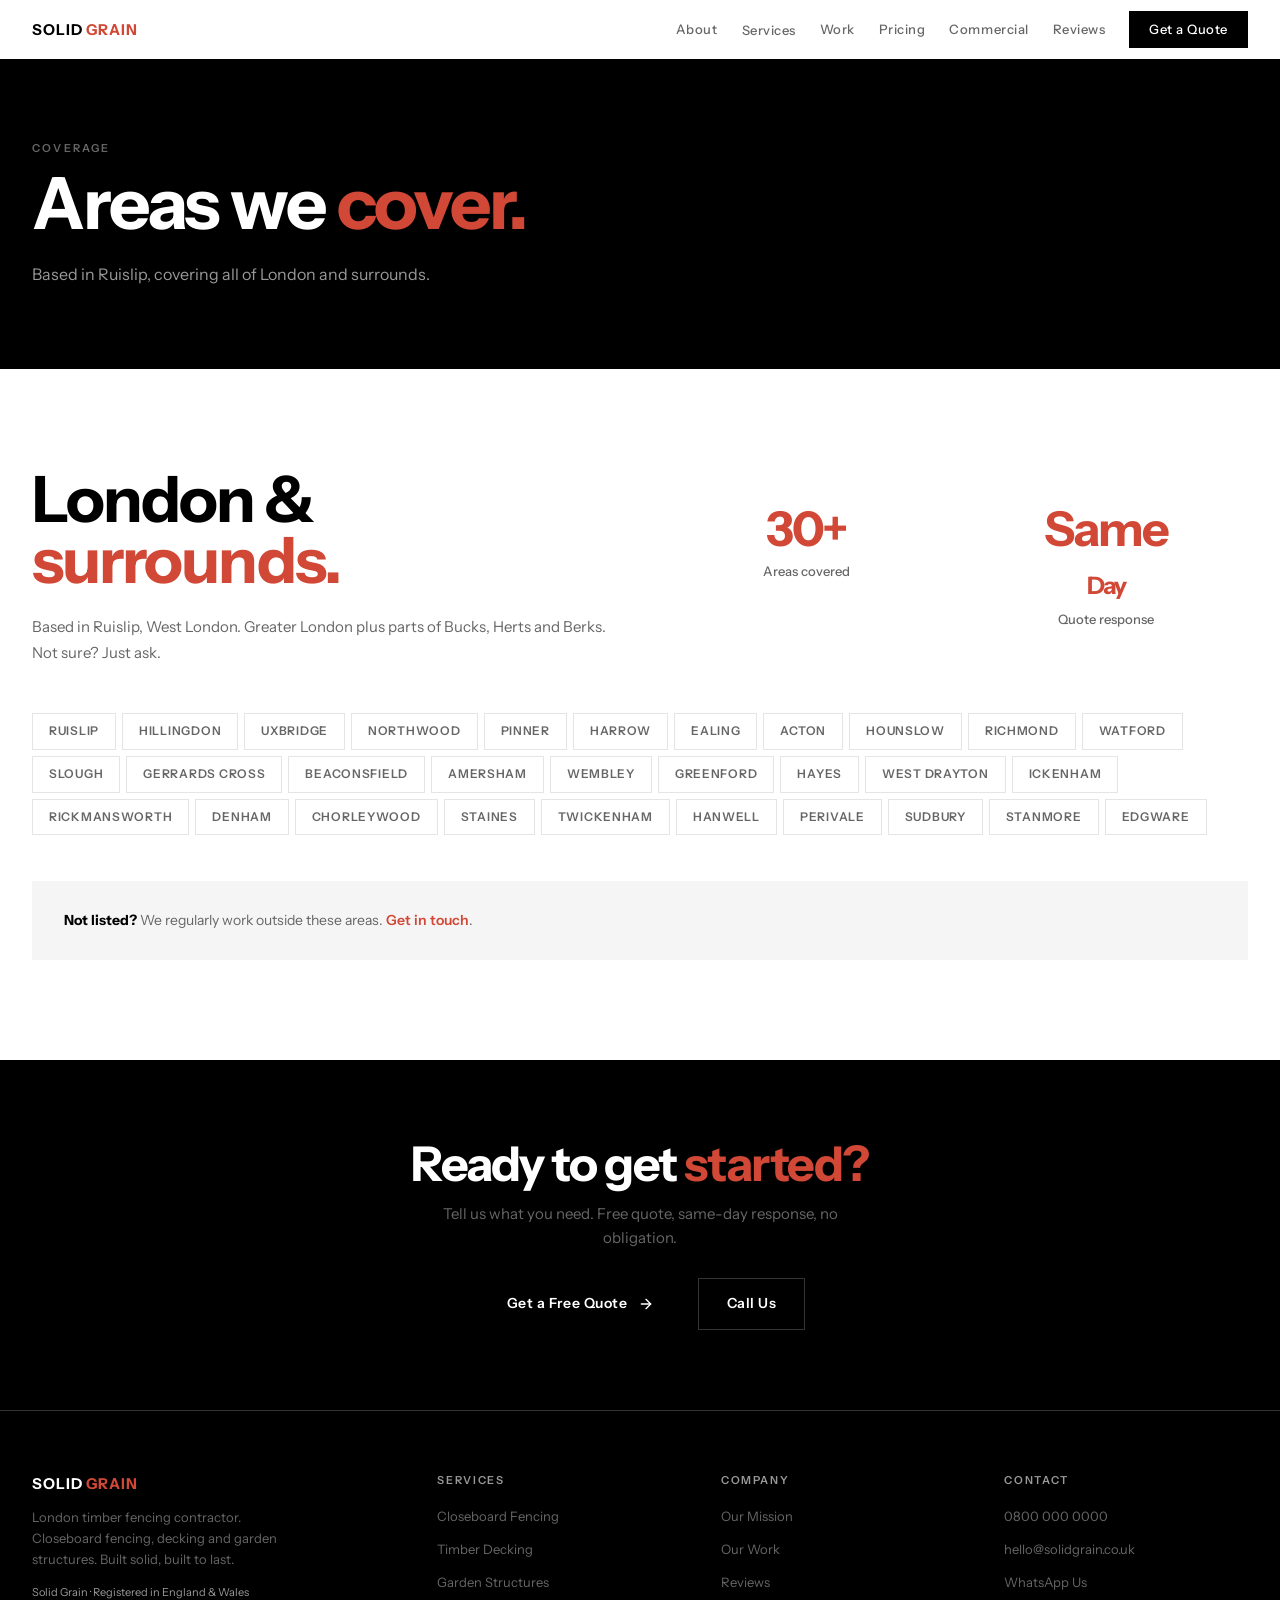
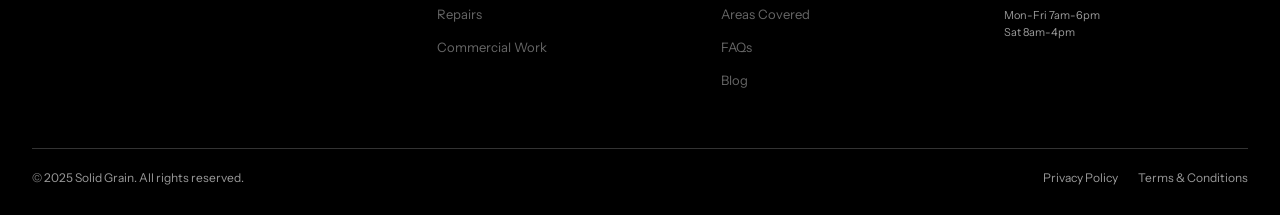
<file: areas.html>
<!DOCTYPE html>
<html lang="en">
<head>
<meta charset="UTF-8">
<meta name="viewport" content="width=device-width, initial-scale=1.0">
<title>Areas We Cover — Solid Grain</title>
<meta name="description" content="Solid Grain covers all of London and surrounding areas.">
<meta name="theme-color" content="#000000">
<link rel="preconnect" href="https://fonts.googleapis.com">
<link rel="preconnect" href="https://fonts.gstatic.com" crossorigin>
<link href="https://fonts.googleapis.com/css2?family=Instrument+Sans:wght@400;500;600;700&display=swap" rel="stylesheet">
<style>
/* ═══════════════════════════════════════════════════════
   SOLID GRAIN — SHARED STYLESHEET
   Pentagram style: Black · White · Red · Flat · Utilitarian
   ═══════════════════════════════════════════════════════ */
*,*::before,*::after{margin:0;padding:0;box-sizing:border-box}
:root{--black:#000;--white:#FFF;--red:#D14836;--g1:#111;--g2:#1A1A1A;--g3:#333;--g4:#666;--g5:#999;--g6:#E5E5E5;--g7:#F5F5F5;--font:'Instrument Sans',sans-serif;--mw:1320px;--hh:60px}
html{scroll-behavior:smooth}
body{font-family:var(--font);font-weight:400;color:var(--black);background:var(--white);line-height:1.55;-webkit-font-smoothing:antialiased}
a{color:inherit;text-decoration:none}ul{list-style:none}img{max-width:100%;display:block}
::selection{background:var(--red);color:var(--white)}
.ctr{max-width:var(--mw);margin:0 auto;padding:0 32px}

/* ── HEADER ── */
.hdr{position:fixed;top:0;left:0;right:0;z-index:1000;height:var(--hh);background:var(--white);border-bottom:1px solid var(--black)}
.hdr-in{max-width:var(--mw);margin:0 auto;padding:0 32px;height:100%;display:flex;align-items:center;justify-content:space-between}
.logo{font-size:15px;font-weight:700;letter-spacing:.06em;text-transform:uppercase}.logo span{color:var(--red)}
.nav{display:flex;align-items:center;gap:24px}
.nav a{font-size:13px;font-weight:500;letter-spacing:.04em;color:var(--g4);transition:color .2s;position:relative}.nav a:hover,.nav a.active{color:var(--black)}
.nav a.active::after{content:'';position:absolute;bottom:-2px;left:0;right:0;height:1px;background:var(--red)}
.nav-q{color:var(--white)!important;background:var(--black);padding:8px 20px;font-weight:600;transition:background .2s}.nav-q:hover{background:var(--red)}.nav-q.active::after{display:none}
/* Dropdown */
.nav-drop{position:relative}
.nav-drop:hover .drop-menu{display:block}
.drop-menu{display:none;position:absolute;top:100%;left:-12px;background:var(--white);border:1px solid var(--black);min-width:200px;padding:8px 0;z-index:100}
.drop-menu a{display:block;padding:8px 16px;font-size:12px;font-weight:500;letter-spacing:.04em;color:var(--g4);transition:all .15s}.drop-menu a:hover{background:var(--g7);color:var(--black)}
.drop-menu a.active::after{display:none}
/* Burger */
.burger{display:none;background:0 0;border:0;cursor:pointer;padding:6px}.burger svg{display:block}
.mnav{display:none;position:fixed;top:var(--hh);left:0;right:0;bottom:0;background:var(--white);z-index:999;padding:32px;border-top:1px solid var(--black);overflow-y:auto}
.mnav.open{display:flex;flex-direction:column}
.mnav a{font-size:24px;font-weight:700;letter-spacing:-.02em;padding:14px 0;border-bottom:1px solid var(--g6);color:var(--black)}.mnav a:last-child{border-bottom:0}.mnav a:hover{color:var(--red)}
.mnav-sub{padding-left:20px}.mnav-sub a{font-size:16px;font-weight:500;color:var(--g4)}
@media(max-width:900px){.nav{display:none}.burger{display:block}}

/* ── BUTTONS ── */
.btn-b{display:inline-flex;align-items:center;gap:10px;font-size:14px;font-weight:600;letter-spacing:.04em;color:var(--white);background:var(--black);padding:14px 32px;transition:background .2s;border:0;cursor:pointer;font-family:var(--font)}.btn-b:hover{background:var(--red)}
.btn-b svg{transition:transform .2s}.btn-b:hover svg{transform:translateX(4px)}
.btn-o{display:inline-flex;align-items:center;gap:8px;font-size:14px;font-weight:600;letter-spacing:.04em;color:var(--black);background:0 0;padding:14px 28px;border:1px solid var(--black);transition:all .2s;cursor:pointer;font-family:var(--font)}.btn-o:hover{background:var(--black);color:var(--white)}
.btn-r{display:inline-flex;align-items:center;gap:10px;font-size:14px;font-weight:600;letter-spacing:.04em;color:var(--white);background:var(--red);padding:14px 32px;transition:background .2s;border:0;cursor:pointer;font-family:var(--font)}.btn-r:hover{background:var(--black)}

/* ── SECTION GLOBALS ── */
.sn{font-size:11px;font-weight:600;letter-spacing:.2em;text-transform:uppercase;color:var(--g5);margin-bottom:12px}
.sh{font-size:clamp(36px,5vw,64px);font-weight:700;line-height:.95;letter-spacing:-.03em;margin-bottom:24px}.sh em{font-style:normal;color:var(--red)}
.s-intro{font-size:16px;color:var(--g4);max-width:540px;line-height:1.65}

/* ── PAGE HERO (inner pages) ── */
.page-hero{padding:calc(var(--hh) + 80px) 0 80px;border-bottom:1px solid var(--black)}
.page-hero.dark{background:var(--black);color:var(--white)}
.page-hero.dark .sn{color:var(--g4)}
.page-hero.dark .sh{color:var(--white)}
.page-hero.dark .s-intro{color:var(--g5)}
.page-hero-split{display:grid;grid-template-columns:1fr 1fr;gap:0;min-height:480px}
.page-hero-split .ph-text{padding:calc(var(--hh) + 60px) 48px 60px;display:flex;flex-direction:column;justify-content:flex-end}
.page-hero-split .ph-img{position:relative;overflow:hidden;border-left:1px solid var(--black)}.page-hero-split .ph-img img{position:absolute;inset:0;width:100%;height:100%;object-fit:cover}
@media(max-width:768px){.page-hero-split{grid-template-columns:1fr}.page-hero-split .ph-img{min-height:300px;border-left:0;border-top:1px solid var(--black)}}

/* ── TICKER ── */
.tick{background:var(--black);overflow:hidden;padding:14px 0;border-bottom:1px solid var(--g3)}
.tick-tr{display:flex;animation:scr 20s linear infinite;width:max-content}
.tick-i{font-size:13px;font-weight:600;letter-spacing:.15em;text-transform:uppercase;color:var(--white);white-space:nowrap;padding:0 32px}
.tick-d{color:var(--red);padding:0 8px}
@keyframes scr{from{transform:translateX(0)}to{transform:translateX(-33.333%)}}

/* ── CONTENT SECTIONS ── */
.section{padding:100px 0;border-bottom:1px solid var(--black)}
.section.dark{background:var(--black);color:var(--white)}
.section.dark .sn{color:var(--g4)}
.section.dark .sh{color:var(--white)}
.section.dark .s-intro{color:var(--g5)}
.section.grey{background:var(--g7)}
.section.no-border{border-bottom:0}

/* ── GRID LAYOUTS ── */
.grid-2{display:grid;grid-template-columns:1fr 1fr;gap:48px}
.grid-3{display:grid;grid-template-columns:repeat(3,1fr);gap:24px}
.grid-4{display:grid;grid-template-columns:repeat(4,1fr);gap:24px}
@media(max-width:900px){.grid-2{grid-template-columns:1fr}.grid-3{grid-template-columns:1fr 1fr}.grid-4{grid-template-columns:1fr 1fr}}
@media(max-width:480px){.grid-3,.grid-4{grid-template-columns:1fr}}

/* ── CARDS ── */
.card{border:1px solid var(--g6);transition:transform .3s,box-shadow .3s}
.card:hover{transform:translateY(-3px);box-shadow:0 8px 30px rgba(0,0,0,.06)}
.card-img{height:240px;overflow:hidden;position:relative;background:var(--g7)}.card-img img{width:100%;height:100%;object-fit:cover;transition:transform .5s}.card:hover .card-img img{transform:scale(1.04)}
.card-body{padding:28px 24px}
.card-tag{font-size:10px;font-weight:600;letter-spacing:.12em;text-transform:uppercase;color:var(--red);margin-bottom:8px}
.card-title{font-size:20px;font-weight:700;letter-spacing:-.02em;line-height:1.2;margin-bottom:8px}
.card-text{font-size:14px;color:var(--g4);line-height:1.6}
.card-link{display:inline-flex;align-items:center;gap:6px;font-size:13px;font-weight:600;letter-spacing:.04em;color:var(--black);margin-top:16px;transition:color .2s}.card-link:hover{color:var(--red)}
.card-link svg{transition:transform .2s}.card-link:hover svg{transform:translateX(4px)}

/* ── IMAGE BAND ── */
.img-band{height:50vh;min-height:360px;max-height:540px;overflow:hidden;position:relative;border-bottom:1px solid var(--black)}
.img-band img{width:100%;height:100%;object-fit:cover}
.img-band-ov{position:absolute;inset:0;background:rgba(0,0,0,.4);display:flex;align-items:center;justify-content:center}
.img-band-tx{color:var(--white);text-align:center;padding:20px}
.img-band-tx h2{font-size:clamp(28px,4vw,52px);font-weight:700;line-height:.95;letter-spacing:-.03em}.img-band-tx h2 em{font-style:normal;color:var(--red)}
.img-band-tx p{font-size:15px;color:rgba(255,255,255,.65);margin-top:14px;max-width:400px;margin-left:auto;margin-right:auto;line-height:1.6}

/* ── GALLERY GRID ── */
.gal-grid{display:grid;grid-template-columns:repeat(3,1fr);gap:4px}
@media(max-width:768px){.gal-grid{grid-template-columns:1fr 1fr}}
@media(max-width:480px){.gal-grid{grid-template-columns:1fr}}
.gal-cell{overflow:hidden;position:relative;height:280px}
.gal-cell img{width:100%;height:100%;object-fit:cover;transition:transform .5s}.gal-cell:hover img{transform:scale(1.05)}
.gal-cell.tall{grid-row:span 2;height:auto}
.gal-label{position:absolute;bottom:12px;left:12px;font-size:10px;font-weight:600;letter-spacing:.1em;text-transform:uppercase;color:var(--white);background:rgba(0,0,0,.6);padding:4px 10px;backdrop-filter:blur(4px)}

/* ── SPLIT SECTION ── */
.split{display:grid;grid-template-columns:1fr 1fr;border-bottom:1px solid var(--black)}
@media(max-width:768px){.split{grid-template-columns:1fr}}
.split-dark{background:var(--black);padding:80px 48px;display:flex;flex-direction:column;justify-content:center}
.split-dark .sn{color:var(--g4)}
.split-light{background:var(--white);padding:80px 48px;display:flex;flex-direction:column;justify-content:center}

/* ── WHY ITEMS ── */
.why-i{display:flex;gap:20px;align-items:flex-start;margin-bottom:32px}
.why-i:last-child{margin-bottom:0}
.why-mk{width:28px;height:2px;background:var(--red);margin-top:10px;flex-shrink:0}
.why-it{font-size:16px;font-weight:700;letter-spacing:-.01em;margin-bottom:4px}
.why-tx{font-size:14px;color:var(--g4);line-height:1.6}

/* ── PROCESS STEPS ── */
.prc-g{display:grid;grid-template-columns:repeat(4,1fr);gap:0}
@media(max-width:768px){.prc-g{grid-template-columns:1fr 1fr}}
@media(max-width:480px){.prc-g{grid-template-columns:1fr}}
.prc-s{padding:40px 28px;border-left:1px solid var(--g6)}.prc-s:first-child{border-left:1px solid var(--black)}
.prc-nm{font-size:64px;font-weight:700;letter-spacing:-.04em;color:var(--g6);line-height:1;margin-bottom:20px}.prc-s:hover .prc-nm{color:var(--red)}
.prc-ti{font-size:18px;font-weight:700;letter-spacing:-.01em;margin-bottom:8px}
.prc-tx{font-size:14px;color:var(--g4);line-height:1.6}

/* ── REVIEWS ── */
.rev-card{padding:36px 28px;border-left:1px solid var(--g6)}
.rev-card:first-child{border-left:1px solid var(--black)}
.rev-st{font-size:14px;color:var(--red);letter-spacing:2px;margin-bottom:16px}
.rev-tx{font-size:15px;line-height:1.65;margin-bottom:20px;font-style:italic}
.rev-au{font-size:13px;font-weight:700;letter-spacing:.04em}
.rev-lo{font-size:12px;color:var(--g5);margin-top:2px}
.rev-svc{font-size:11px;font-weight:600;letter-spacing:.08em;text-transform:uppercase;color:var(--red);margin-top:8px}

/* ── AREA TAGS ── */
.area-t{font-size:12px;font-weight:600;letter-spacing:.06em;text-transform:uppercase;padding:8px 16px;border:1px solid var(--g6);color:var(--g4);transition:all .2s;display:inline-block;margin:0 6px 6px 0}
.area-t:hover{border-color:var(--black);color:var(--black);background:var(--g7)}

/* ── FAQ ── */
.faq-item{border-bottom:1px solid var(--g6);padding:24px 0}
.faq-q{font-size:17px;font-weight:700;letter-spacing:-.01em;cursor:pointer;display:flex;justify-content:space-between;align-items:center;gap:16px}
.faq-q svg{flex-shrink:0;transition:transform .3s}
.faq-item.open .faq-q svg{transform:rotate(45deg)}
.faq-a{max-height:0;overflow:hidden;transition:max-height .4s ease,padding .3s;font-size:15px;color:var(--g4);line-height:1.65}
.faq-item.open .faq-a{max-height:500px;padding-top:16px}

/* ── CONTACT FORM ── */
.fr{display:grid;grid-template-columns:1fr 1fr;gap:16px;margin-bottom:16px}
@media(max-width:480px){.fr{grid-template-columns:1fr}}
.fg{margin-bottom:16px}
.fl{display:block;font-size:10px;font-weight:600;letter-spacing:.18em;text-transform:uppercase;color:var(--g5);margin-bottom:6px}
.fi,.fsel,.fta{width:100%;padding:12px 0;background:0 0;border:0;border-bottom:1px solid var(--g6);color:var(--black);font-family:var(--font);font-size:15px;font-weight:500;outline:0;transition:border-color .2s;border-radius:0;-webkit-appearance:none}
.fi:focus,.fsel:focus,.fta:focus{border-color:var(--black)}
.fta{min-height:80px;resize:vertical;border:1px solid var(--g6);padding:12px;margin-top:4px}.fta:focus{border-color:var(--black)}
.fsel{cursor:pointer;color:var(--g4)}
.fbtn{width:100%;padding:16px;background:var(--black);color:var(--white);font-family:var(--font);font-size:14px;font-weight:600;letter-spacing:.06em;text-transform:uppercase;border:0;cursor:pointer;transition:background .2s;margin-top:8px}.fbtn:hover{background:var(--red)}
.fnote{font-size:12px;color:var(--g5);margin-top:12px}
/* White form variant */
.form-white .fi,.form-white .fsel,.form-white .fta{border-color:var(--g3);color:var(--white)}
.form-white .fi:focus,.form-white .fsel:focus,.form-white .fta:focus{border-color:var(--red)}
.form-white .fl{color:var(--g5)}
.form-white .fsel{color:var(--g5)}

/* ── STAT BLOCKS ── */
.stat{text-align:center;padding:32px 20px}
.stat-num{font-size:48px;font-weight:700;letter-spacing:-.04em;line-height:1;color:var(--red)}
.stat-label{font-size:13px;font-weight:500;color:var(--g4);margin-top:8px}

/* ── BLOG ── */
.blog-card .card-date{font-size:11px;font-weight:600;letter-spacing:.08em;text-transform:uppercase;color:var(--g5);margin-bottom:8px}
.blog-card .card-excerpt{font-size:14px;color:var(--g4);line-height:1.6;margin-top:8px}

/* ── FOOTER ── */
.ftr{background:var(--black);padding:60px 0 28px;border-top:1px solid var(--black)}
.ftr-grid{display:grid;grid-template-columns:1.5fr 1fr 1fr 1fr;gap:40px}
@media(max-width:768px){.ftr-grid{grid-template-columns:1fr 1fr}}
@media(max-width:480px){.ftr-grid{grid-template-columns:1fr}}
.ftr-b{font-size:15px;font-weight:700;letter-spacing:.06em;text-transform:uppercase;color:var(--white)}.ftr-b span{color:var(--red)}
.ftr-desc{font-size:13px;color:var(--g4);line-height:1.6;margin-top:12px;max-width:280px}
.ftr-reg{font-size:11px;color:var(--g5);margin-top:14px}
.ftr-col-t{font-size:11px;font-weight:600;letter-spacing:.15em;text-transform:uppercase;color:var(--g5);margin-bottom:14px}
.ftr-links li{margin-bottom:8px}.ftr-links a{font-size:13px;color:var(--g4);transition:color .2s}.ftr-links a:hover{color:var(--red)}
.ftr-bot{margin-top:48px;padding-top:20px;border-top:1px solid var(--g3);display:flex;justify-content:space-between;align-items:center;flex-wrap:wrap;gap:12px}
.ftr-cp{font-size:12px;color:var(--g5)}
.ftr-legal{display:flex;gap:20px}.ftr-legal a{font-size:12px;color:var(--g5);transition:color .2s}.ftr-legal a:hover{color:var(--red)}

/* ── CTA BAND ── */
.cta-band{background:var(--black);padding:80px 0;text-align:center;border-bottom:1px solid var(--g3)}
.cta-band h2{font-size:clamp(28px,4vw,48px);font-weight:700;line-height:.95;letter-spacing:-.03em;color:var(--white);margin-bottom:16px}
.cta-band h2 em{font-style:normal;color:var(--red)}
.cta-band p{font-size:15px;color:var(--g4);margin-bottom:28px;max-width:400px;margin-left:auto;margin-right:auto;line-height:1.6}
.cta-band .btn-group{display:flex;gap:12px;justify-content:center;flex-wrap:wrap}

/* ── REVEAL ── */
.rv{opacity:0;transform:translateY(20px);transition:opacity .6s ease,transform .6s ease}.rv.vis{opacity:1;transform:translateY(0)}

/* ── BREADCRUMB ── */
.bread{padding-top:calc(var(--hh) + 20px);padding-bottom:0;font-size:12px;color:var(--g5);display:flex;align-items:center;gap:6px}
.bread a{color:var(--g5);transition:color .2s}.bread a:hover{color:var(--black)}
.bread-sep{color:var(--g6)}


</style>
</head>
<body>
<header class="hdr">
  <div class="hdr-in">
    <a href="index.html" class="logo">Solid <span>Grain</span></a>
    <nav class="nav">
      <a href="about.html">About</a>
      <div class="nav-drop">
        <a href="services.html">Services</a>
        <div class="drop-menu">
          <a href="fencing.html">Closeboard Fencing</a>
          <a href="decking.html">Timber Decking</a>
          <a href="structures.html">Garden Structures</a>
          <a href="repairs.html">Repairs &amp; Maintenance</a>
        </div>
      </div>
      <a href="gallery.html">Work</a>
      <a href="pricing.html">Pricing</a>
      <a href="commercial.html">Commercial</a>
      <a href="reviews.html">Reviews</a>
      <a href="contact.html" class="nav-q">Get a Quote</a>
    </nav>
    <button class="burger" onclick="toggleMobileNav()" aria-label="Menu">
      <svg width="24" height="24" viewBox="0 0 24 24" fill="none" stroke="#000" stroke-width="2" stroke-linecap="round"><line x1="3" y1="6" x2="21" y2="6"/><line x1="3" y1="12" x2="21" y2="12"/><line x1="3" y1="18" x2="21" y2="18"/></svg>
    </button>
  </div>
</header>
<nav class="mnav" id="mobileNav">
  <a href="index.html" onclick="closeMobileNav()">Home</a>
  <a href="about.html" onclick="closeMobileNav()">About</a>
  <a href="services.html" onclick="closeMobileNav()">Services</a>
  <div class="mnav-sub">
    <a href="fencing.html" onclick="closeMobileNav()">Closeboard Fencing</a>
    <a href="decking.html" onclick="closeMobileNav()">Timber Decking</a>
    <a href="structures.html" onclick="closeMobileNav()">Garden Structures</a>
    <a href="repairs.html" onclick="closeMobileNav()">Repairs</a>
  </div>
  <a href="gallery.html" onclick="closeMobileNav()">Our Work</a>
  <a href="pricing.html" onclick="closeMobileNav()">Pricing</a>
  <a href="commercial.html" onclick="closeMobileNav()">Commercial</a>
  <a href="reviews.html" onclick="closeMobileNav()">Reviews</a>
  <a href="areas.html" onclick="closeMobileNav()">Areas</a>
  <a href="faq.html" onclick="closeMobileNav()">FAQs</a>
  <a href="blog.html" onclick="closeMobileNav()">Blog</a>
  <a href="contact.html" onclick="closeMobileNav()">Get a Quote</a>
</nav>

<section class="page-hero dark"><div class="ctr"><div class="sn">Coverage</div><h1 class="sh" style="font-size:clamp(40px,6vw,72px)">Areas we <em>cover.</em></h1><p class="s-intro">Based in Ruislip, covering all of London and surrounds.</p></div></section>
<section class="section"><div class="ctr">
  <div class="grid-2" style="margin-bottom:48px"><div class="rv"><h2 class="sh">London &amp; <em>surrounds.</em></h2><p style="font-size:15px;color:var(--g4);line-height:1.7">Based in Ruislip, West London. Greater London plus parts of Bucks, Herts and Berks. Not sure? Just ask.</p></div>
  <div class="rv" style="display:flex;flex-wrap:wrap;gap:16px;align-content:center"><div class="stat" style="flex:1;min-width:140px"><div class="stat-num">30+</div><div class="stat-label">Areas covered</div></div><div class="stat" style="flex:1;min-width:140px"><div class="stat-num">Same<br><span style="font-size:24px">Day</span></div><div class="stat-label">Quote response</div></div></div></div>
  <div class="rv"><span class="area-t">Ruislip</span><span class="area-t">Hillingdon</span><span class="area-t">Uxbridge</span><span class="area-t">Northwood</span><span class="area-t">Pinner</span><span class="area-t">Harrow</span><span class="area-t">Ealing</span><span class="area-t">Acton</span><span class="area-t">Hounslow</span><span class="area-t">Richmond</span><span class="area-t">Watford</span><span class="area-t">Slough</span><span class="area-t">Gerrards Cross</span><span class="area-t">Beaconsfield</span><span class="area-t">Amersham</span><span class="area-t">Wembley</span><span class="area-t">Greenford</span><span class="area-t">Hayes</span><span class="area-t">West Drayton</span><span class="area-t">Ickenham</span><span class="area-t">Rickmansworth</span><span class="area-t">Denham</span><span class="area-t">Chorleywood</span><span class="area-t">Staines</span><span class="area-t">Twickenham</span><span class="area-t">Hanwell</span><span class="area-t">Perivale</span><span class="area-t">Sudbury</span><span class="area-t">Stanmore</span><span class="area-t">Edgware</span></div>
  <div style="margin-top:40px;padding:28px 32px;background:var(--g7)"><p style="font-size:14px;color:var(--g4);line-height:1.6"><strong style="color:var(--black)">Not listed?</strong> We regularly work outside these areas. <a href="contact.html" style="color:var(--red);font-weight:600">Get in touch</a>.</p></div>
</div></section>

<div class="cta-band">
  <h2>Ready to get <em>started?</em></h2>
  <p>Tell us what you need. Free quote, same-day response, no obligation.</p>
  <div class="btn-group">
    <a href="contact.html" class="btn-b">Get a Free Quote <svg width="16" height="16" viewBox="0 0 24 24" fill="none" stroke="currentColor" stroke-width="2" stroke-linecap="round" stroke-linejoin="round"><path d="M5 12h14"/><path d="M12 5l7 7-7 7"/></svg></a>
    <a href="tel:08000000000" class="btn-o" style="color:var(--white);border-color:var(--g3)">Call Us</a>
  </div>
</div>
<footer class="ftr">
  <div class="ctr">
    <div class="ftr-grid">
      <div>
        <div class="ftr-b">Solid <span>Grain</span></div>
        <p class="ftr-desc">London timber fencing contractor. Closeboard fencing, decking and garden structures. Built solid, built to last.</p>
        <div class="ftr-reg">Solid Grain &middot; Registered in England &amp; Wales</div>
      </div>
      <div>
        <div class="ftr-col-t">Services</div>
        <ul class="ftr-links">
          <li><a href="fencing.html">Closeboard Fencing</a></li>
          <li><a href="decking.html">Timber Decking</a></li>
          <li><a href="structures.html">Garden Structures</a></li>
          <li><a href="repairs.html">Repairs</a></li>
          <li><a href="commercial.html">Commercial Work</a></li>
        </ul>
      </div>
      <div>
        <div class="ftr-col-t">Company</div>
        <ul class="ftr-links">
          <li><a href="about.html">Our Mission</a></li>
          <li><a href="gallery.html">Our Work</a></li>
          <li><a href="reviews.html">Reviews</a></li>
          <li><a href="areas.html">Areas Covered</a></li>
          <li><a href="faq.html">FAQs</a></li>
          <li><a href="blog.html">Blog</a></li>
        </ul>
      </div>
      <div>
        <div class="ftr-col-t">Contact</div>
        <ul class="ftr-links">
          <li><a href="tel:08000000000">0800 000 0000</a></li>
          <li><a href="mailto:hello@solidgrain.co.uk">hello@solidgrain.co.uk</a></li>
          <li><a href="#">WhatsApp Us</a></li>
        </ul>
        <div style="margin-top:14px;font-size:11px;color:var(--g5)">Mon-Fri 7am-6pm<br>Sat 8am-4pm</div>
      </div>
    </div>
    <div class="ftr-bot">
      <div class="ftr-cp">&copy; 2025 Solid Grain. All rights reserved.</div>
      <div class="ftr-legal">
        <a href="#">Privacy Policy</a>
        <a href="#">Terms &amp; Conditions</a>
      </div>
    </div>
  </div>
</footer>
<script>
/* SOLID GRAIN — Shared JS */
function toggleMobileNav(){document.getElementById('mobileNav').classList.toggle('open')}
function closeMobileNav(){document.getElementById('mobileNav').classList.remove('open')}

/* Scroll reveal */
document.addEventListener('DOMContentLoaded',function(){
  var obs=new IntersectionObserver(function(e){e.forEach(function(en){if(en.isIntersecting){en.target.classList.add('vis');obs.unobserve(en.target)}})},{threshold:.08});
  document.querySelectorAll('.rv').forEach(function(el){obs.observe(el)});

  /* FAQ toggle */
  document.querySelectorAll('.faq-q').forEach(function(q){
    q.addEventListener('click',function(){
      this.closest('.faq-item').classList.toggle('open');
    });
  });
});

/* Form submit (Formspree fallback) */
function handleSubmit(e){
  e.preventDefault();
  var b=e.target.querySelector('.fbtn');
  b.textContent="Sent — we'll be in touch shortly.";
  b.style.background='#D14836';
  b.disabled=true;
  setTimeout(function(){b.textContent='Send Quote Request';b.style.background='';b.disabled=false;e.target.reset()},4000);
}

</script>
</body>
</html>
</file>
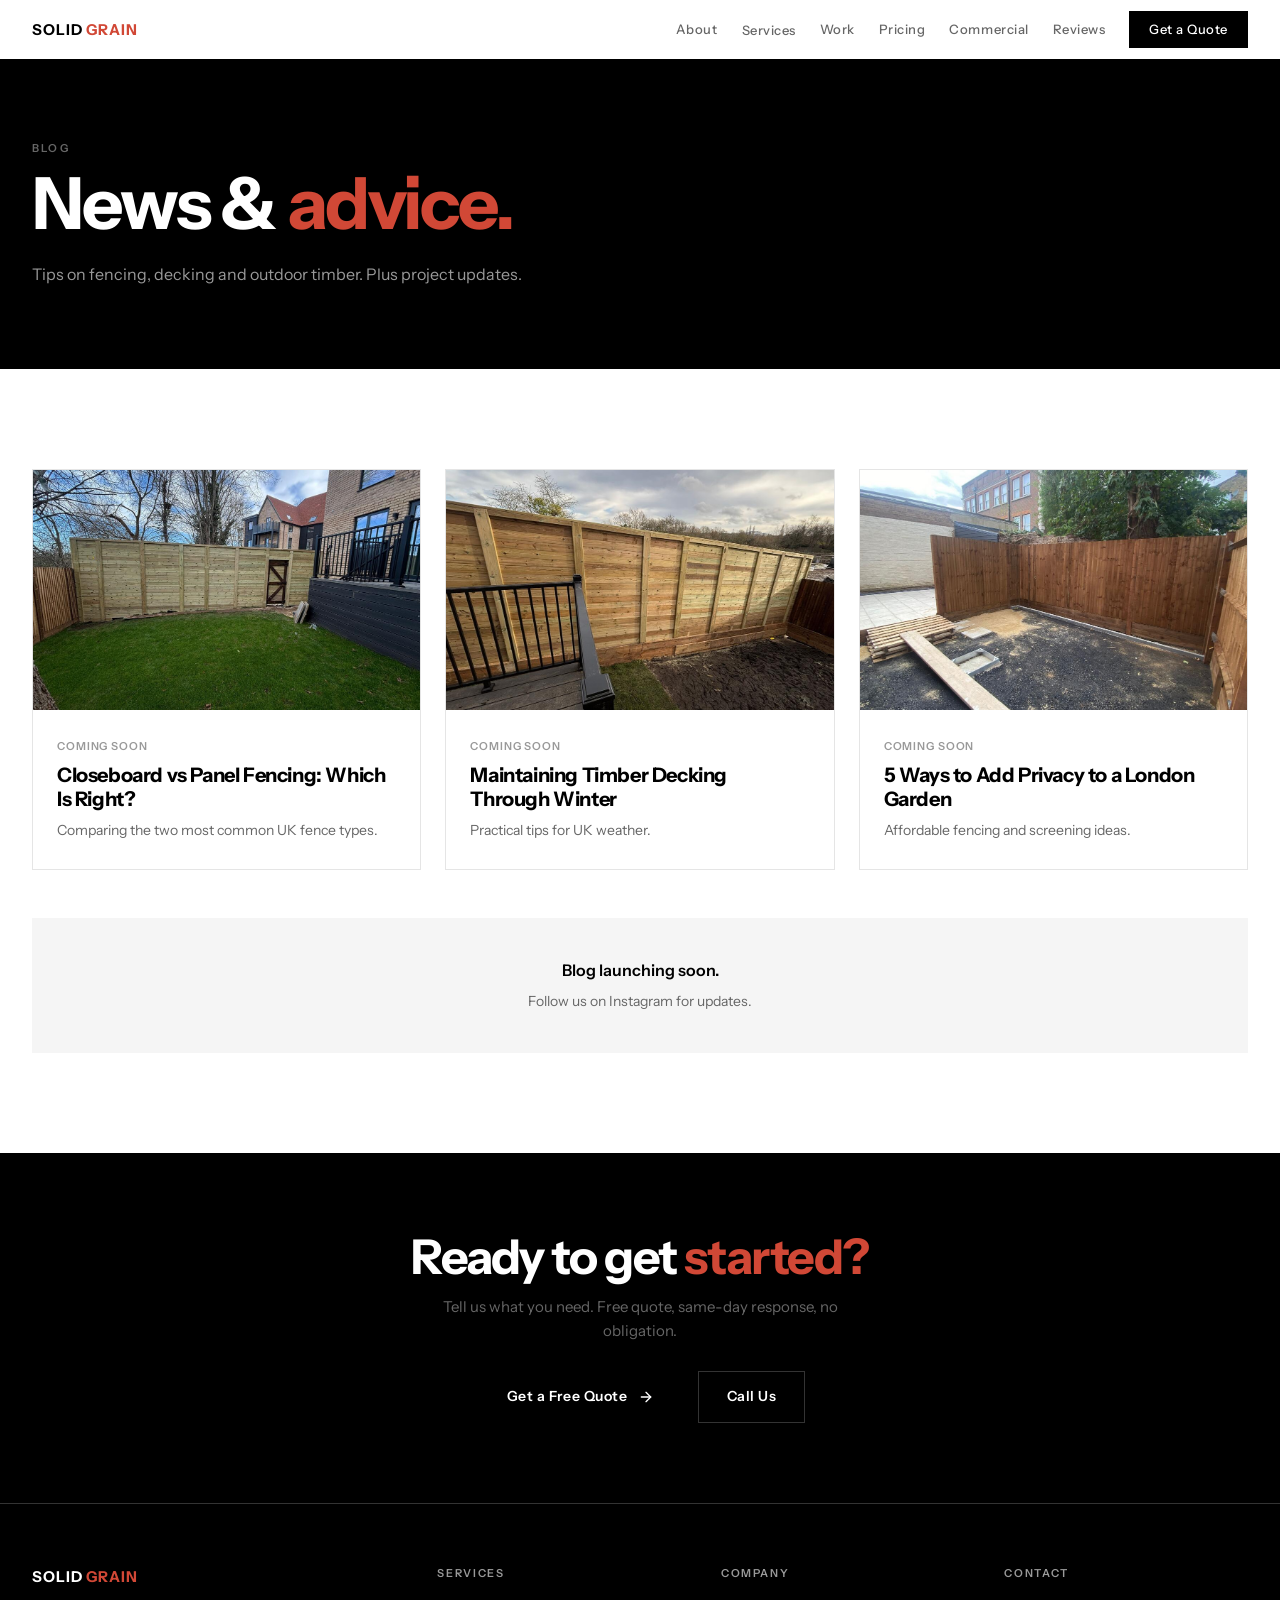
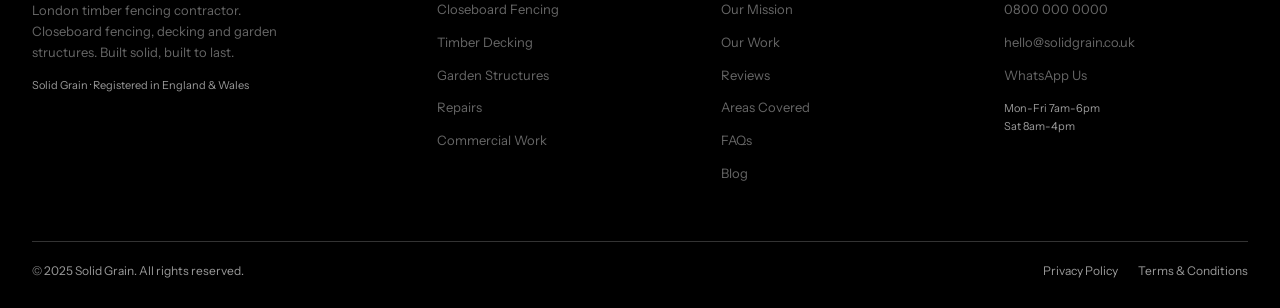
<file: blog.html>
<!DOCTYPE html>
<html lang="en">
<head>
<meta charset="UTF-8">
<meta name="viewport" content="width=device-width, initial-scale=1.0">
<title>Blog — Solid Grain</title>
<meta name="description" content="Tips, advice and updates from Solid Grain.">
<meta name="theme-color" content="#000000">
<link rel="preconnect" href="https://fonts.googleapis.com">
<link rel="preconnect" href="https://fonts.gstatic.com" crossorigin>
<link href="https://fonts.googleapis.com/css2?family=Instrument+Sans:wght@400;500;600;700&display=swap" rel="stylesheet">
<style>
/* ═══════════════════════════════════════════════════════
   SOLID GRAIN — SHARED STYLESHEET
   Pentagram style: Black · White · Red · Flat · Utilitarian
   ═══════════════════════════════════════════════════════ */
*,*::before,*::after{margin:0;padding:0;box-sizing:border-box}
:root{--black:#000;--white:#FFF;--red:#D14836;--g1:#111;--g2:#1A1A1A;--g3:#333;--g4:#666;--g5:#999;--g6:#E5E5E5;--g7:#F5F5F5;--font:'Instrument Sans',sans-serif;--mw:1320px;--hh:60px}
html{scroll-behavior:smooth}
body{font-family:var(--font);font-weight:400;color:var(--black);background:var(--white);line-height:1.55;-webkit-font-smoothing:antialiased}
a{color:inherit;text-decoration:none}ul{list-style:none}img{max-width:100%;display:block}
::selection{background:var(--red);color:var(--white)}
.ctr{max-width:var(--mw);margin:0 auto;padding:0 32px}

/* ── HEADER ── */
.hdr{position:fixed;top:0;left:0;right:0;z-index:1000;height:var(--hh);background:var(--white);border-bottom:1px solid var(--black)}
.hdr-in{max-width:var(--mw);margin:0 auto;padding:0 32px;height:100%;display:flex;align-items:center;justify-content:space-between}
.logo{font-size:15px;font-weight:700;letter-spacing:.06em;text-transform:uppercase}.logo span{color:var(--red)}
.nav{display:flex;align-items:center;gap:24px}
.nav a{font-size:13px;font-weight:500;letter-spacing:.04em;color:var(--g4);transition:color .2s;position:relative}.nav a:hover,.nav a.active{color:var(--black)}
.nav a.active::after{content:'';position:absolute;bottom:-2px;left:0;right:0;height:1px;background:var(--red)}
.nav-q{color:var(--white)!important;background:var(--black);padding:8px 20px;font-weight:600;transition:background .2s}.nav-q:hover{background:var(--red)}.nav-q.active::after{display:none}
/* Dropdown */
.nav-drop{position:relative}
.nav-drop:hover .drop-menu{display:block}
.drop-menu{display:none;position:absolute;top:100%;left:-12px;background:var(--white);border:1px solid var(--black);min-width:200px;padding:8px 0;z-index:100}
.drop-menu a{display:block;padding:8px 16px;font-size:12px;font-weight:500;letter-spacing:.04em;color:var(--g4);transition:all .15s}.drop-menu a:hover{background:var(--g7);color:var(--black)}
.drop-menu a.active::after{display:none}
/* Burger */
.burger{display:none;background:0 0;border:0;cursor:pointer;padding:6px}.burger svg{display:block}
.mnav{display:none;position:fixed;top:var(--hh);left:0;right:0;bottom:0;background:var(--white);z-index:999;padding:32px;border-top:1px solid var(--black);overflow-y:auto}
.mnav.open{display:flex;flex-direction:column}
.mnav a{font-size:24px;font-weight:700;letter-spacing:-.02em;padding:14px 0;border-bottom:1px solid var(--g6);color:var(--black)}.mnav a:last-child{border-bottom:0}.mnav a:hover{color:var(--red)}
.mnav-sub{padding-left:20px}.mnav-sub a{font-size:16px;font-weight:500;color:var(--g4)}
@media(max-width:900px){.nav{display:none}.burger{display:block}}

/* ── BUTTONS ── */
.btn-b{display:inline-flex;align-items:center;gap:10px;font-size:14px;font-weight:600;letter-spacing:.04em;color:var(--white);background:var(--black);padding:14px 32px;transition:background .2s;border:0;cursor:pointer;font-family:var(--font)}.btn-b:hover{background:var(--red)}
.btn-b svg{transition:transform .2s}.btn-b:hover svg{transform:translateX(4px)}
.btn-o{display:inline-flex;align-items:center;gap:8px;font-size:14px;font-weight:600;letter-spacing:.04em;color:var(--black);background:0 0;padding:14px 28px;border:1px solid var(--black);transition:all .2s;cursor:pointer;font-family:var(--font)}.btn-o:hover{background:var(--black);color:var(--white)}
.btn-r{display:inline-flex;align-items:center;gap:10px;font-size:14px;font-weight:600;letter-spacing:.04em;color:var(--white);background:var(--red);padding:14px 32px;transition:background .2s;border:0;cursor:pointer;font-family:var(--font)}.btn-r:hover{background:var(--black)}

/* ── SECTION GLOBALS ── */
.sn{font-size:11px;font-weight:600;letter-spacing:.2em;text-transform:uppercase;color:var(--g5);margin-bottom:12px}
.sh{font-size:clamp(36px,5vw,64px);font-weight:700;line-height:.95;letter-spacing:-.03em;margin-bottom:24px}.sh em{font-style:normal;color:var(--red)}
.s-intro{font-size:16px;color:var(--g4);max-width:540px;line-height:1.65}

/* ── PAGE HERO (inner pages) ── */
.page-hero{padding:calc(var(--hh) + 80px) 0 80px;border-bottom:1px solid var(--black)}
.page-hero.dark{background:var(--black);color:var(--white)}
.page-hero.dark .sn{color:var(--g4)}
.page-hero.dark .sh{color:var(--white)}
.page-hero.dark .s-intro{color:var(--g5)}
.page-hero-split{display:grid;grid-template-columns:1fr 1fr;gap:0;min-height:480px}
.page-hero-split .ph-text{padding:calc(var(--hh) + 60px) 48px 60px;display:flex;flex-direction:column;justify-content:flex-end}
.page-hero-split .ph-img{position:relative;overflow:hidden;border-left:1px solid var(--black)}.page-hero-split .ph-img img{position:absolute;inset:0;width:100%;height:100%;object-fit:cover}
@media(max-width:768px){.page-hero-split{grid-template-columns:1fr}.page-hero-split .ph-img{min-height:300px;border-left:0;border-top:1px solid var(--black)}}

/* ── TICKER ── */
.tick{background:var(--black);overflow:hidden;padding:14px 0;border-bottom:1px solid var(--g3)}
.tick-tr{display:flex;animation:scr 20s linear infinite;width:max-content}
.tick-i{font-size:13px;font-weight:600;letter-spacing:.15em;text-transform:uppercase;color:var(--white);white-space:nowrap;padding:0 32px}
.tick-d{color:var(--red);padding:0 8px}
@keyframes scr{from{transform:translateX(0)}to{transform:translateX(-33.333%)}}

/* ── CONTENT SECTIONS ── */
.section{padding:100px 0;border-bottom:1px solid var(--black)}
.section.dark{background:var(--black);color:var(--white)}
.section.dark .sn{color:var(--g4)}
.section.dark .sh{color:var(--white)}
.section.dark .s-intro{color:var(--g5)}
.section.grey{background:var(--g7)}
.section.no-border{border-bottom:0}

/* ── GRID LAYOUTS ── */
.grid-2{display:grid;grid-template-columns:1fr 1fr;gap:48px}
.grid-3{display:grid;grid-template-columns:repeat(3,1fr);gap:24px}
.grid-4{display:grid;grid-template-columns:repeat(4,1fr);gap:24px}
@media(max-width:900px){.grid-2{grid-template-columns:1fr}.grid-3{grid-template-columns:1fr 1fr}.grid-4{grid-template-columns:1fr 1fr}}
@media(max-width:480px){.grid-3,.grid-4{grid-template-columns:1fr}}

/* ── CARDS ── */
.card{border:1px solid var(--g6);transition:transform .3s,box-shadow .3s}
.card:hover{transform:translateY(-3px);box-shadow:0 8px 30px rgba(0,0,0,.06)}
.card-img{height:240px;overflow:hidden;position:relative;background:var(--g7)}.card-img img{width:100%;height:100%;object-fit:cover;transition:transform .5s}.card:hover .card-img img{transform:scale(1.04)}
.card-body{padding:28px 24px}
.card-tag{font-size:10px;font-weight:600;letter-spacing:.12em;text-transform:uppercase;color:var(--red);margin-bottom:8px}
.card-title{font-size:20px;font-weight:700;letter-spacing:-.02em;line-height:1.2;margin-bottom:8px}
.card-text{font-size:14px;color:var(--g4);line-height:1.6}
.card-link{display:inline-flex;align-items:center;gap:6px;font-size:13px;font-weight:600;letter-spacing:.04em;color:var(--black);margin-top:16px;transition:color .2s}.card-link:hover{color:var(--red)}
.card-link svg{transition:transform .2s}.card-link:hover svg{transform:translateX(4px)}

/* ── IMAGE BAND ── */
.img-band{height:50vh;min-height:360px;max-height:540px;overflow:hidden;position:relative;border-bottom:1px solid var(--black)}
.img-band img{width:100%;height:100%;object-fit:cover}
.img-band-ov{position:absolute;inset:0;background:rgba(0,0,0,.4);display:flex;align-items:center;justify-content:center}
.img-band-tx{color:var(--white);text-align:center;padding:20px}
.img-band-tx h2{font-size:clamp(28px,4vw,52px);font-weight:700;line-height:.95;letter-spacing:-.03em}.img-band-tx h2 em{font-style:normal;color:var(--red)}
.img-band-tx p{font-size:15px;color:rgba(255,255,255,.65);margin-top:14px;max-width:400px;margin-left:auto;margin-right:auto;line-height:1.6}

/* ── GALLERY GRID ── */
.gal-grid{display:grid;grid-template-columns:repeat(3,1fr);gap:4px}
@media(max-width:768px){.gal-grid{grid-template-columns:1fr 1fr}}
@media(max-width:480px){.gal-grid{grid-template-columns:1fr}}
.gal-cell{overflow:hidden;position:relative;height:280px}
.gal-cell img{width:100%;height:100%;object-fit:cover;transition:transform .5s}.gal-cell:hover img{transform:scale(1.05)}
.gal-cell.tall{grid-row:span 2;height:auto}
.gal-label{position:absolute;bottom:12px;left:12px;font-size:10px;font-weight:600;letter-spacing:.1em;text-transform:uppercase;color:var(--white);background:rgba(0,0,0,.6);padding:4px 10px;backdrop-filter:blur(4px)}

/* ── SPLIT SECTION ── */
.split{display:grid;grid-template-columns:1fr 1fr;border-bottom:1px solid var(--black)}
@media(max-width:768px){.split{grid-template-columns:1fr}}
.split-dark{background:var(--black);padding:80px 48px;display:flex;flex-direction:column;justify-content:center}
.split-dark .sn{color:var(--g4)}
.split-light{background:var(--white);padding:80px 48px;display:flex;flex-direction:column;justify-content:center}

/* ── WHY ITEMS ── */
.why-i{display:flex;gap:20px;align-items:flex-start;margin-bottom:32px}
.why-i:last-child{margin-bottom:0}
.why-mk{width:28px;height:2px;background:var(--red);margin-top:10px;flex-shrink:0}
.why-it{font-size:16px;font-weight:700;letter-spacing:-.01em;margin-bottom:4px}
.why-tx{font-size:14px;color:var(--g4);line-height:1.6}

/* ── PROCESS STEPS ── */
.prc-g{display:grid;grid-template-columns:repeat(4,1fr);gap:0}
@media(max-width:768px){.prc-g{grid-template-columns:1fr 1fr}}
@media(max-width:480px){.prc-g{grid-template-columns:1fr}}
.prc-s{padding:40px 28px;border-left:1px solid var(--g6)}.prc-s:first-child{border-left:1px solid var(--black)}
.prc-nm{font-size:64px;font-weight:700;letter-spacing:-.04em;color:var(--g6);line-height:1;margin-bottom:20px}.prc-s:hover .prc-nm{color:var(--red)}
.prc-ti{font-size:18px;font-weight:700;letter-spacing:-.01em;margin-bottom:8px}
.prc-tx{font-size:14px;color:var(--g4);line-height:1.6}

/* ── REVIEWS ── */
.rev-card{padding:36px 28px;border-left:1px solid var(--g6)}
.rev-card:first-child{border-left:1px solid var(--black)}
.rev-st{font-size:14px;color:var(--red);letter-spacing:2px;margin-bottom:16px}
.rev-tx{font-size:15px;line-height:1.65;margin-bottom:20px;font-style:italic}
.rev-au{font-size:13px;font-weight:700;letter-spacing:.04em}
.rev-lo{font-size:12px;color:var(--g5);margin-top:2px}
.rev-svc{font-size:11px;font-weight:600;letter-spacing:.08em;text-transform:uppercase;color:var(--red);margin-top:8px}

/* ── AREA TAGS ── */
.area-t{font-size:12px;font-weight:600;letter-spacing:.06em;text-transform:uppercase;padding:8px 16px;border:1px solid var(--g6);color:var(--g4);transition:all .2s;display:inline-block;margin:0 6px 6px 0}
.area-t:hover{border-color:var(--black);color:var(--black);background:var(--g7)}

/* ── FAQ ── */
.faq-item{border-bottom:1px solid var(--g6);padding:24px 0}
.faq-q{font-size:17px;font-weight:700;letter-spacing:-.01em;cursor:pointer;display:flex;justify-content:space-between;align-items:center;gap:16px}
.faq-q svg{flex-shrink:0;transition:transform .3s}
.faq-item.open .faq-q svg{transform:rotate(45deg)}
.faq-a{max-height:0;overflow:hidden;transition:max-height .4s ease,padding .3s;font-size:15px;color:var(--g4);line-height:1.65}
.faq-item.open .faq-a{max-height:500px;padding-top:16px}

/* ── CONTACT FORM ── */
.fr{display:grid;grid-template-columns:1fr 1fr;gap:16px;margin-bottom:16px}
@media(max-width:480px){.fr{grid-template-columns:1fr}}
.fg{margin-bottom:16px}
.fl{display:block;font-size:10px;font-weight:600;letter-spacing:.18em;text-transform:uppercase;color:var(--g5);margin-bottom:6px}
.fi,.fsel,.fta{width:100%;padding:12px 0;background:0 0;border:0;border-bottom:1px solid var(--g6);color:var(--black);font-family:var(--font);font-size:15px;font-weight:500;outline:0;transition:border-color .2s;border-radius:0;-webkit-appearance:none}
.fi:focus,.fsel:focus,.fta:focus{border-color:var(--black)}
.fta{min-height:80px;resize:vertical;border:1px solid var(--g6);padding:12px;margin-top:4px}.fta:focus{border-color:var(--black)}
.fsel{cursor:pointer;color:var(--g4)}
.fbtn{width:100%;padding:16px;background:var(--black);color:var(--white);font-family:var(--font);font-size:14px;font-weight:600;letter-spacing:.06em;text-transform:uppercase;border:0;cursor:pointer;transition:background .2s;margin-top:8px}.fbtn:hover{background:var(--red)}
.fnote{font-size:12px;color:var(--g5);margin-top:12px}
/* White form variant */
.form-white .fi,.form-white .fsel,.form-white .fta{border-color:var(--g3);color:var(--white)}
.form-white .fi:focus,.form-white .fsel:focus,.form-white .fta:focus{border-color:var(--red)}
.form-white .fl{color:var(--g5)}
.form-white .fsel{color:var(--g5)}

/* ── STAT BLOCKS ── */
.stat{text-align:center;padding:32px 20px}
.stat-num{font-size:48px;font-weight:700;letter-spacing:-.04em;line-height:1;color:var(--red)}
.stat-label{font-size:13px;font-weight:500;color:var(--g4);margin-top:8px}

/* ── BLOG ── */
.blog-card .card-date{font-size:11px;font-weight:600;letter-spacing:.08em;text-transform:uppercase;color:var(--g5);margin-bottom:8px}
.blog-card .card-excerpt{font-size:14px;color:var(--g4);line-height:1.6;margin-top:8px}

/* ── FOOTER ── */
.ftr{background:var(--black);padding:60px 0 28px;border-top:1px solid var(--black)}
.ftr-grid{display:grid;grid-template-columns:1.5fr 1fr 1fr 1fr;gap:40px}
@media(max-width:768px){.ftr-grid{grid-template-columns:1fr 1fr}}
@media(max-width:480px){.ftr-grid{grid-template-columns:1fr}}
.ftr-b{font-size:15px;font-weight:700;letter-spacing:.06em;text-transform:uppercase;color:var(--white)}.ftr-b span{color:var(--red)}
.ftr-desc{font-size:13px;color:var(--g4);line-height:1.6;margin-top:12px;max-width:280px}
.ftr-reg{font-size:11px;color:var(--g5);margin-top:14px}
.ftr-col-t{font-size:11px;font-weight:600;letter-spacing:.15em;text-transform:uppercase;color:var(--g5);margin-bottom:14px}
.ftr-links li{margin-bottom:8px}.ftr-links a{font-size:13px;color:var(--g4);transition:color .2s}.ftr-links a:hover{color:var(--red)}
.ftr-bot{margin-top:48px;padding-top:20px;border-top:1px solid var(--g3);display:flex;justify-content:space-between;align-items:center;flex-wrap:wrap;gap:12px}
.ftr-cp{font-size:12px;color:var(--g5)}
.ftr-legal{display:flex;gap:20px}.ftr-legal a{font-size:12px;color:var(--g5);transition:color .2s}.ftr-legal a:hover{color:var(--red)}

/* ── CTA BAND ── */
.cta-band{background:var(--black);padding:80px 0;text-align:center;border-bottom:1px solid var(--g3)}
.cta-band h2{font-size:clamp(28px,4vw,48px);font-weight:700;line-height:.95;letter-spacing:-.03em;color:var(--white);margin-bottom:16px}
.cta-band h2 em{font-style:normal;color:var(--red)}
.cta-band p{font-size:15px;color:var(--g4);margin-bottom:28px;max-width:400px;margin-left:auto;margin-right:auto;line-height:1.6}
.cta-band .btn-group{display:flex;gap:12px;justify-content:center;flex-wrap:wrap}

/* ── REVEAL ── */
.rv{opacity:0;transform:translateY(20px);transition:opacity .6s ease,transform .6s ease}.rv.vis{opacity:1;transform:translateY(0)}

/* ── BREADCRUMB ── */
.bread{padding-top:calc(var(--hh) + 20px);padding-bottom:0;font-size:12px;color:var(--g5);display:flex;align-items:center;gap:6px}
.bread a{color:var(--g5);transition:color .2s}.bread a:hover{color:var(--black)}
.bread-sep{color:var(--g6)}


</style>
</head>
<body>
<header class="hdr">
  <div class="hdr-in">
    <a href="index.html" class="logo">Solid <span>Grain</span></a>
    <nav class="nav">
      <a href="about.html">About</a>
      <div class="nav-drop">
        <a href="services.html">Services</a>
        <div class="drop-menu">
          <a href="fencing.html">Closeboard Fencing</a>
          <a href="decking.html">Timber Decking</a>
          <a href="structures.html">Garden Structures</a>
          <a href="repairs.html">Repairs &amp; Maintenance</a>
        </div>
      </div>
      <a href="gallery.html">Work</a>
      <a href="pricing.html">Pricing</a>
      <a href="commercial.html">Commercial</a>
      <a href="reviews.html">Reviews</a>
      <a href="contact.html" class="nav-q">Get a Quote</a>
    </nav>
    <button class="burger" onclick="toggleMobileNav()" aria-label="Menu">
      <svg width="24" height="24" viewBox="0 0 24 24" fill="none" stroke="#000" stroke-width="2" stroke-linecap="round"><line x1="3" y1="6" x2="21" y2="6"/><line x1="3" y1="12" x2="21" y2="12"/><line x1="3" y1="18" x2="21" y2="18"/></svg>
    </button>
  </div>
</header>
<nav class="mnav" id="mobileNav">
  <a href="index.html" onclick="closeMobileNav()">Home</a>
  <a href="about.html" onclick="closeMobileNav()">About</a>
  <a href="services.html" onclick="closeMobileNav()">Services</a>
  <div class="mnav-sub">
    <a href="fencing.html" onclick="closeMobileNav()">Closeboard Fencing</a>
    <a href="decking.html" onclick="closeMobileNav()">Timber Decking</a>
    <a href="structures.html" onclick="closeMobileNav()">Garden Structures</a>
    <a href="repairs.html" onclick="closeMobileNav()">Repairs</a>
  </div>
  <a href="gallery.html" onclick="closeMobileNav()">Our Work</a>
  <a href="pricing.html" onclick="closeMobileNav()">Pricing</a>
  <a href="commercial.html" onclick="closeMobileNav()">Commercial</a>
  <a href="reviews.html" onclick="closeMobileNav()">Reviews</a>
  <a href="areas.html" onclick="closeMobileNav()">Areas</a>
  <a href="faq.html" onclick="closeMobileNav()">FAQs</a>
  <a href="blog.html" onclick="closeMobileNav()">Blog</a>
  <a href="contact.html" onclick="closeMobileNav()">Get a Quote</a>
</nav>

<section class="page-hero dark"><div class="ctr"><div class="sn">Blog</div><h1 class="sh" style="font-size:clamp(40px,6vw,72px)">News &amp; <em>advice.</em></h1><p class="s-intro">Tips on fencing, decking and outdoor timber. Plus project updates.</p></div></section>
<section class="section"><div class="ctr">
  <div class="grid-3">
    <div class="card blog-card rv"><div class="card-img"><img src="gallery-panels.jpg" alt="Fencing"></div><div class="card-body"><div class="card-date">Coming Soon</div><div class="card-title">Closeboard vs Panel Fencing: Which Is Right?</div><p class="card-excerpt">Comparing the two most common UK fence types.</p></div></div>
    <div class="card blog-card rv"><div class="card-img"><img src="gallery-deck-01.jpg" alt="Decking"></div><div class="card-body"><div class="card-date">Coming Soon</div><div class="card-title">Maintaining Timber Decking Through Winter</div><p class="card-excerpt">Practical tips for UK weather.</p></div></div>
    <div class="card blog-card rv"><div class="card-img"><img src="gallery-garden.jpg" alt="Garden"></div><div class="card-body"><div class="card-date">Coming Soon</div><div class="card-title">5 Ways to Add Privacy to a London Garden</div><p class="card-excerpt">Affordable fencing and screening ideas.</p></div></div>
  </div>
  <div style="text-align:center;margin-top:48px;padding:40px;background:var(--g7)"><p style="font-size:16px;font-weight:600;margin-bottom:8px">Blog launching soon.</p><p style="font-size:14px;color:var(--g4)">Follow us on Instagram for updates.</p></div>
</div></section>

<div class="cta-band">
  <h2>Ready to get <em>started?</em></h2>
  <p>Tell us what you need. Free quote, same-day response, no obligation.</p>
  <div class="btn-group">
    <a href="contact.html" class="btn-b">Get a Free Quote <svg width="16" height="16" viewBox="0 0 24 24" fill="none" stroke="currentColor" stroke-width="2" stroke-linecap="round" stroke-linejoin="round"><path d="M5 12h14"/><path d="M12 5l7 7-7 7"/></svg></a>
    <a href="tel:08000000000" class="btn-o" style="color:var(--white);border-color:var(--g3)">Call Us</a>
  </div>
</div>
<footer class="ftr">
  <div class="ctr">
    <div class="ftr-grid">
      <div>
        <div class="ftr-b">Solid <span>Grain</span></div>
        <p class="ftr-desc">London timber fencing contractor. Closeboard fencing, decking and garden structures. Built solid, built to last.</p>
        <div class="ftr-reg">Solid Grain &middot; Registered in England &amp; Wales</div>
      </div>
      <div>
        <div class="ftr-col-t">Services</div>
        <ul class="ftr-links">
          <li><a href="fencing.html">Closeboard Fencing</a></li>
          <li><a href="decking.html">Timber Decking</a></li>
          <li><a href="structures.html">Garden Structures</a></li>
          <li><a href="repairs.html">Repairs</a></li>
          <li><a href="commercial.html">Commercial Work</a></li>
        </ul>
      </div>
      <div>
        <div class="ftr-col-t">Company</div>
        <ul class="ftr-links">
          <li><a href="about.html">Our Mission</a></li>
          <li><a href="gallery.html">Our Work</a></li>
          <li><a href="reviews.html">Reviews</a></li>
          <li><a href="areas.html">Areas Covered</a></li>
          <li><a href="faq.html">FAQs</a></li>
          <li><a href="blog.html">Blog</a></li>
        </ul>
      </div>
      <div>
        <div class="ftr-col-t">Contact</div>
        <ul class="ftr-links">
          <li><a href="tel:08000000000">0800 000 0000</a></li>
          <li><a href="mailto:hello@solidgrain.co.uk">hello@solidgrain.co.uk</a></li>
          <li><a href="#">WhatsApp Us</a></li>
        </ul>
        <div style="margin-top:14px;font-size:11px;color:var(--g5)">Mon-Fri 7am-6pm<br>Sat 8am-4pm</div>
      </div>
    </div>
    <div class="ftr-bot">
      <div class="ftr-cp">&copy; 2025 Solid Grain. All rights reserved.</div>
      <div class="ftr-legal">
        <a href="#">Privacy Policy</a>
        <a href="#">Terms &amp; Conditions</a>
      </div>
    </div>
  </div>
</footer>
<script>
/* SOLID GRAIN — Shared JS */
function toggleMobileNav(){document.getElementById('mobileNav').classList.toggle('open')}
function closeMobileNav(){document.getElementById('mobileNav').classList.remove('open')}

/* Scroll reveal */
document.addEventListener('DOMContentLoaded',function(){
  var obs=new IntersectionObserver(function(e){e.forEach(function(en){if(en.isIntersecting){en.target.classList.add('vis');obs.unobserve(en.target)}})},{threshold:.08});
  document.querySelectorAll('.rv').forEach(function(el){obs.observe(el)});

  /* FAQ toggle */
  document.querySelectorAll('.faq-q').forEach(function(q){
    q.addEventListener('click',function(){
      this.closest('.faq-item').classList.toggle('open');
    });
  });
});

/* Form submit (Formspree fallback) */
function handleSubmit(e){
  e.preventDefault();
  var b=e.target.querySelector('.fbtn');
  b.textContent="Sent — we'll be in touch shortly.";
  b.style.background='#D14836';
  b.disabled=true;
  setTimeout(function(){b.textContent='Send Quote Request';b.style.background='';b.disabled=false;e.target.reset()},4000);
}

</script>
</body>
</html>
</file>
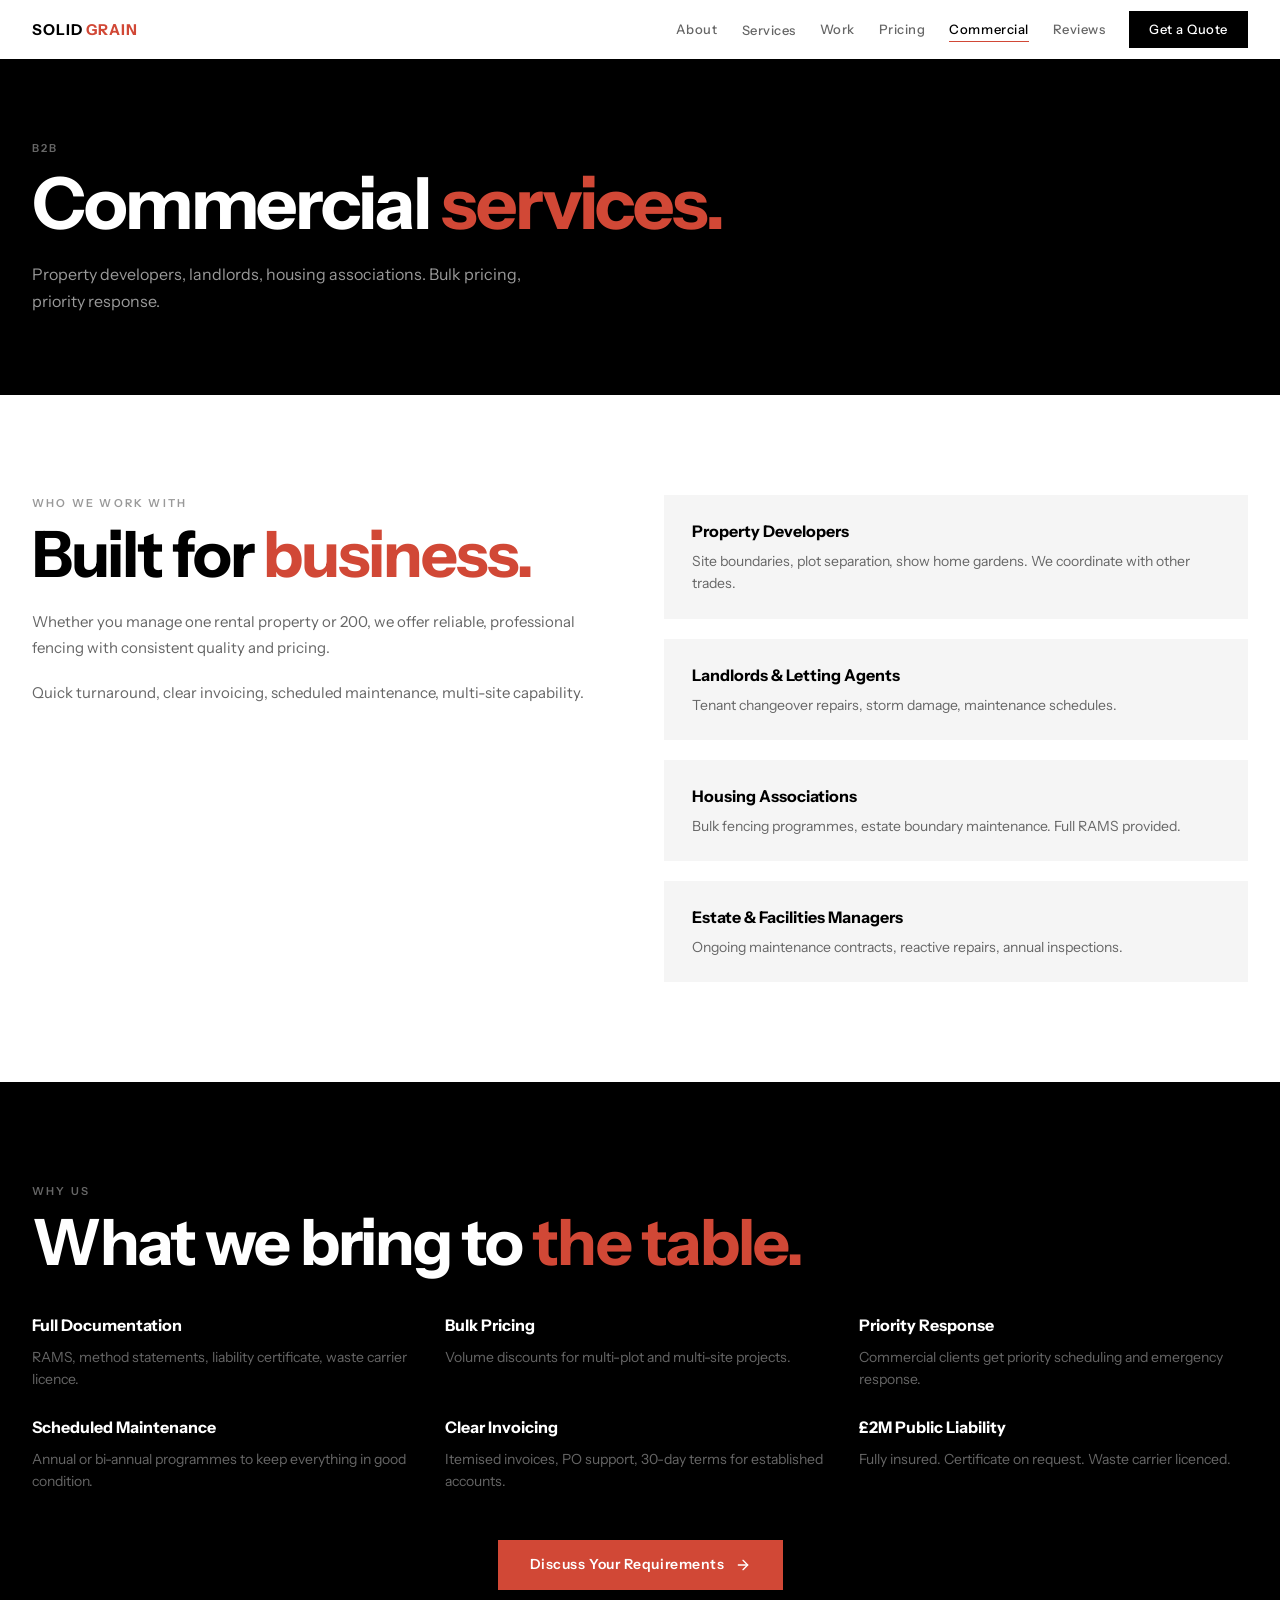
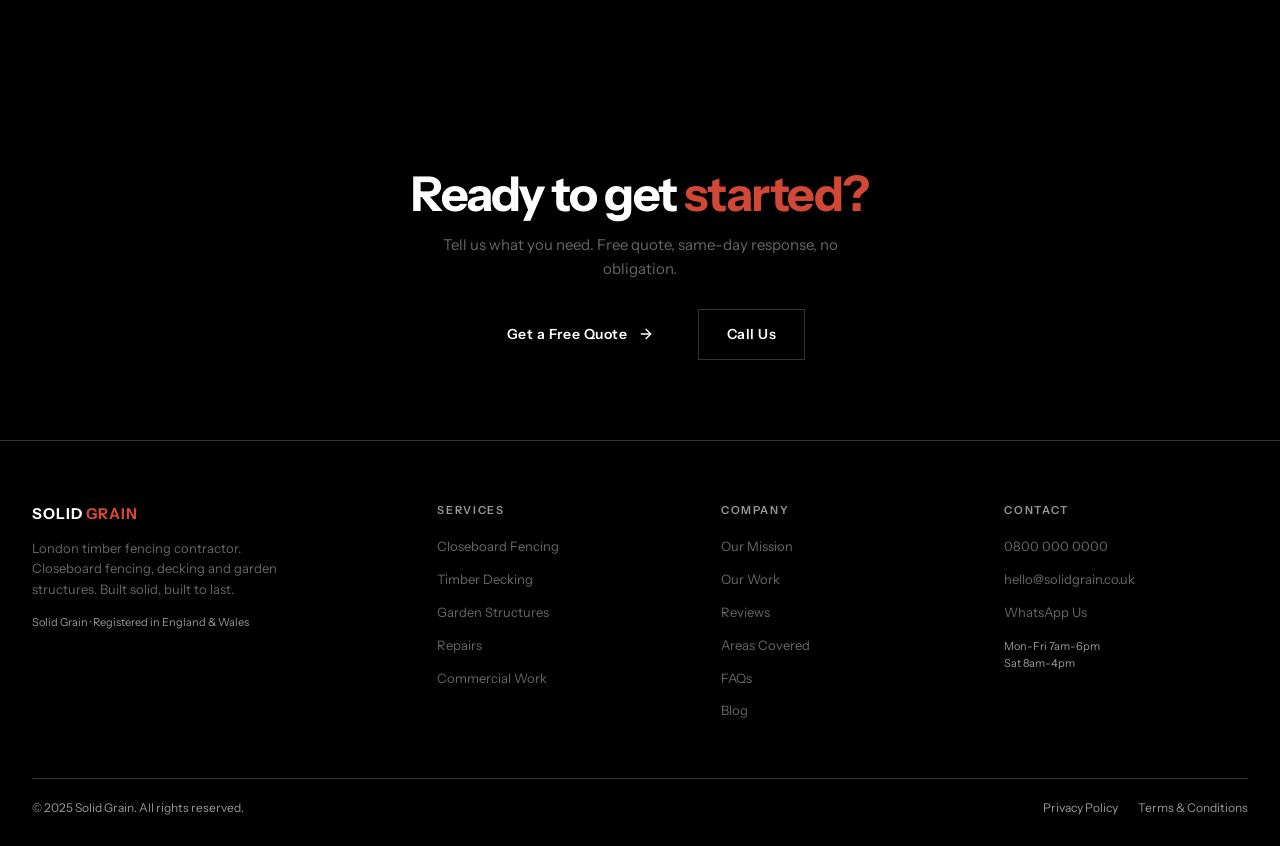
<file: commercial.html>
<!DOCTYPE html>
<html lang="en">
<head>
<meta charset="UTF-8">
<meta name="viewport" content="width=device-width, initial-scale=1.0">
<title>Commercial — Solid Grain</title>
<meta name="description" content="Commercial fencing and outdoor work for developers, landlords and housing associations.">
<meta name="theme-color" content="#000000">
<link rel="preconnect" href="https://fonts.googleapis.com">
<link rel="preconnect" href="https://fonts.gstatic.com" crossorigin>
<link href="https://fonts.googleapis.com/css2?family=Instrument+Sans:wght@400;500;600;700&display=swap" rel="stylesheet">
<style>
/* ═══════════════════════════════════════════════════════
   SOLID GRAIN — SHARED STYLESHEET
   Pentagram style: Black · White · Red · Flat · Utilitarian
   ═══════════════════════════════════════════════════════ */
*,*::before,*::after{margin:0;padding:0;box-sizing:border-box}
:root{--black:#000;--white:#FFF;--red:#D14836;--g1:#111;--g2:#1A1A1A;--g3:#333;--g4:#666;--g5:#999;--g6:#E5E5E5;--g7:#F5F5F5;--font:'Instrument Sans',sans-serif;--mw:1320px;--hh:60px}
html{scroll-behavior:smooth}
body{font-family:var(--font);font-weight:400;color:var(--black);background:var(--white);line-height:1.55;-webkit-font-smoothing:antialiased}
a{color:inherit;text-decoration:none}ul{list-style:none}img{max-width:100%;display:block}
::selection{background:var(--red);color:var(--white)}
.ctr{max-width:var(--mw);margin:0 auto;padding:0 32px}

/* ── HEADER ── */
.hdr{position:fixed;top:0;left:0;right:0;z-index:1000;height:var(--hh);background:var(--white);border-bottom:1px solid var(--black)}
.hdr-in{max-width:var(--mw);margin:0 auto;padding:0 32px;height:100%;display:flex;align-items:center;justify-content:space-between}
.logo{font-size:15px;font-weight:700;letter-spacing:.06em;text-transform:uppercase}.logo span{color:var(--red)}
.nav{display:flex;align-items:center;gap:24px}
.nav a{font-size:13px;font-weight:500;letter-spacing:.04em;color:var(--g4);transition:color .2s;position:relative}.nav a:hover,.nav a.active{color:var(--black)}
.nav a.active::after{content:'';position:absolute;bottom:-2px;left:0;right:0;height:1px;background:var(--red)}
.nav-q{color:var(--white)!important;background:var(--black);padding:8px 20px;font-weight:600;transition:background .2s}.nav-q:hover{background:var(--red)}.nav-q.active::after{display:none}
/* Dropdown */
.nav-drop{position:relative}
.nav-drop:hover .drop-menu{display:block}
.drop-menu{display:none;position:absolute;top:100%;left:-12px;background:var(--white);border:1px solid var(--black);min-width:200px;padding:8px 0;z-index:100}
.drop-menu a{display:block;padding:8px 16px;font-size:12px;font-weight:500;letter-spacing:.04em;color:var(--g4);transition:all .15s}.drop-menu a:hover{background:var(--g7);color:var(--black)}
.drop-menu a.active::after{display:none}
/* Burger */
.burger{display:none;background:0 0;border:0;cursor:pointer;padding:6px}.burger svg{display:block}
.mnav{display:none;position:fixed;top:var(--hh);left:0;right:0;bottom:0;background:var(--white);z-index:999;padding:32px;border-top:1px solid var(--black);overflow-y:auto}
.mnav.open{display:flex;flex-direction:column}
.mnav a{font-size:24px;font-weight:700;letter-spacing:-.02em;padding:14px 0;border-bottom:1px solid var(--g6);color:var(--black)}.mnav a:last-child{border-bottom:0}.mnav a:hover{color:var(--red)}
.mnav-sub{padding-left:20px}.mnav-sub a{font-size:16px;font-weight:500;color:var(--g4)}
@media(max-width:900px){.nav{display:none}.burger{display:block}}

/* ── BUTTONS ── */
.btn-b{display:inline-flex;align-items:center;gap:10px;font-size:14px;font-weight:600;letter-spacing:.04em;color:var(--white);background:var(--black);padding:14px 32px;transition:background .2s;border:0;cursor:pointer;font-family:var(--font)}.btn-b:hover{background:var(--red)}
.btn-b svg{transition:transform .2s}.btn-b:hover svg{transform:translateX(4px)}
.btn-o{display:inline-flex;align-items:center;gap:8px;font-size:14px;font-weight:600;letter-spacing:.04em;color:var(--black);background:0 0;padding:14px 28px;border:1px solid var(--black);transition:all .2s;cursor:pointer;font-family:var(--font)}.btn-o:hover{background:var(--black);color:var(--white)}
.btn-r{display:inline-flex;align-items:center;gap:10px;font-size:14px;font-weight:600;letter-spacing:.04em;color:var(--white);background:var(--red);padding:14px 32px;transition:background .2s;border:0;cursor:pointer;font-family:var(--font)}.btn-r:hover{background:var(--black)}

/* ── SECTION GLOBALS ── */
.sn{font-size:11px;font-weight:600;letter-spacing:.2em;text-transform:uppercase;color:var(--g5);margin-bottom:12px}
.sh{font-size:clamp(36px,5vw,64px);font-weight:700;line-height:.95;letter-spacing:-.03em;margin-bottom:24px}.sh em{font-style:normal;color:var(--red)}
.s-intro{font-size:16px;color:var(--g4);max-width:540px;line-height:1.65}

/* ── PAGE HERO (inner pages) ── */
.page-hero{padding:calc(var(--hh) + 80px) 0 80px;border-bottom:1px solid var(--black)}
.page-hero.dark{background:var(--black);color:var(--white)}
.page-hero.dark .sn{color:var(--g4)}
.page-hero.dark .sh{color:var(--white)}
.page-hero.dark .s-intro{color:var(--g5)}
.page-hero-split{display:grid;grid-template-columns:1fr 1fr;gap:0;min-height:480px}
.page-hero-split .ph-text{padding:calc(var(--hh) + 60px) 48px 60px;display:flex;flex-direction:column;justify-content:flex-end}
.page-hero-split .ph-img{position:relative;overflow:hidden;border-left:1px solid var(--black)}.page-hero-split .ph-img img{position:absolute;inset:0;width:100%;height:100%;object-fit:cover}
@media(max-width:768px){.page-hero-split{grid-template-columns:1fr}.page-hero-split .ph-img{min-height:300px;border-left:0;border-top:1px solid var(--black)}}

/* ── TICKER ── */
.tick{background:var(--black);overflow:hidden;padding:14px 0;border-bottom:1px solid var(--g3)}
.tick-tr{display:flex;animation:scr 20s linear infinite;width:max-content}
.tick-i{font-size:13px;font-weight:600;letter-spacing:.15em;text-transform:uppercase;color:var(--white);white-space:nowrap;padding:0 32px}
.tick-d{color:var(--red);padding:0 8px}
@keyframes scr{from{transform:translateX(0)}to{transform:translateX(-33.333%)}}

/* ── CONTENT SECTIONS ── */
.section{padding:100px 0;border-bottom:1px solid var(--black)}
.section.dark{background:var(--black);color:var(--white)}
.section.dark .sn{color:var(--g4)}
.section.dark .sh{color:var(--white)}
.section.dark .s-intro{color:var(--g5)}
.section.grey{background:var(--g7)}
.section.no-border{border-bottom:0}

/* ── GRID LAYOUTS ── */
.grid-2{display:grid;grid-template-columns:1fr 1fr;gap:48px}
.grid-3{display:grid;grid-template-columns:repeat(3,1fr);gap:24px}
.grid-4{display:grid;grid-template-columns:repeat(4,1fr);gap:24px}
@media(max-width:900px){.grid-2{grid-template-columns:1fr}.grid-3{grid-template-columns:1fr 1fr}.grid-4{grid-template-columns:1fr 1fr}}
@media(max-width:480px){.grid-3,.grid-4{grid-template-columns:1fr}}

/* ── CARDS ── */
.card{border:1px solid var(--g6);transition:transform .3s,box-shadow .3s}
.card:hover{transform:translateY(-3px);box-shadow:0 8px 30px rgba(0,0,0,.06)}
.card-img{height:240px;overflow:hidden;position:relative;background:var(--g7)}.card-img img{width:100%;height:100%;object-fit:cover;transition:transform .5s}.card:hover .card-img img{transform:scale(1.04)}
.card-body{padding:28px 24px}
.card-tag{font-size:10px;font-weight:600;letter-spacing:.12em;text-transform:uppercase;color:var(--red);margin-bottom:8px}
.card-title{font-size:20px;font-weight:700;letter-spacing:-.02em;line-height:1.2;margin-bottom:8px}
.card-text{font-size:14px;color:var(--g4);line-height:1.6}
.card-link{display:inline-flex;align-items:center;gap:6px;font-size:13px;font-weight:600;letter-spacing:.04em;color:var(--black);margin-top:16px;transition:color .2s}.card-link:hover{color:var(--red)}
.card-link svg{transition:transform .2s}.card-link:hover svg{transform:translateX(4px)}

/* ── IMAGE BAND ── */
.img-band{height:50vh;min-height:360px;max-height:540px;overflow:hidden;position:relative;border-bottom:1px solid var(--black)}
.img-band img{width:100%;height:100%;object-fit:cover}
.img-band-ov{position:absolute;inset:0;background:rgba(0,0,0,.4);display:flex;align-items:center;justify-content:center}
.img-band-tx{color:var(--white);text-align:center;padding:20px}
.img-band-tx h2{font-size:clamp(28px,4vw,52px);font-weight:700;line-height:.95;letter-spacing:-.03em}.img-band-tx h2 em{font-style:normal;color:var(--red)}
.img-band-tx p{font-size:15px;color:rgba(255,255,255,.65);margin-top:14px;max-width:400px;margin-left:auto;margin-right:auto;line-height:1.6}

/* ── GALLERY GRID ── */
.gal-grid{display:grid;grid-template-columns:repeat(3,1fr);gap:4px}
@media(max-width:768px){.gal-grid{grid-template-columns:1fr 1fr}}
@media(max-width:480px){.gal-grid{grid-template-columns:1fr}}
.gal-cell{overflow:hidden;position:relative;height:280px}
.gal-cell img{width:100%;height:100%;object-fit:cover;transition:transform .5s}.gal-cell:hover img{transform:scale(1.05)}
.gal-cell.tall{grid-row:span 2;height:auto}
.gal-label{position:absolute;bottom:12px;left:12px;font-size:10px;font-weight:600;letter-spacing:.1em;text-transform:uppercase;color:var(--white);background:rgba(0,0,0,.6);padding:4px 10px;backdrop-filter:blur(4px)}

/* ── SPLIT SECTION ── */
.split{display:grid;grid-template-columns:1fr 1fr;border-bottom:1px solid var(--black)}
@media(max-width:768px){.split{grid-template-columns:1fr}}
.split-dark{background:var(--black);padding:80px 48px;display:flex;flex-direction:column;justify-content:center}
.split-dark .sn{color:var(--g4)}
.split-light{background:var(--white);padding:80px 48px;display:flex;flex-direction:column;justify-content:center}

/* ── WHY ITEMS ── */
.why-i{display:flex;gap:20px;align-items:flex-start;margin-bottom:32px}
.why-i:last-child{margin-bottom:0}
.why-mk{width:28px;height:2px;background:var(--red);margin-top:10px;flex-shrink:0}
.why-it{font-size:16px;font-weight:700;letter-spacing:-.01em;margin-bottom:4px}
.why-tx{font-size:14px;color:var(--g4);line-height:1.6}

/* ── PROCESS STEPS ── */
.prc-g{display:grid;grid-template-columns:repeat(4,1fr);gap:0}
@media(max-width:768px){.prc-g{grid-template-columns:1fr 1fr}}
@media(max-width:480px){.prc-g{grid-template-columns:1fr}}
.prc-s{padding:40px 28px;border-left:1px solid var(--g6)}.prc-s:first-child{border-left:1px solid var(--black)}
.prc-nm{font-size:64px;font-weight:700;letter-spacing:-.04em;color:var(--g6);line-height:1;margin-bottom:20px}.prc-s:hover .prc-nm{color:var(--red)}
.prc-ti{font-size:18px;font-weight:700;letter-spacing:-.01em;margin-bottom:8px}
.prc-tx{font-size:14px;color:var(--g4);line-height:1.6}

/* ── REVIEWS ── */
.rev-card{padding:36px 28px;border-left:1px solid var(--g6)}
.rev-card:first-child{border-left:1px solid var(--black)}
.rev-st{font-size:14px;color:var(--red);letter-spacing:2px;margin-bottom:16px}
.rev-tx{font-size:15px;line-height:1.65;margin-bottom:20px;font-style:italic}
.rev-au{font-size:13px;font-weight:700;letter-spacing:.04em}
.rev-lo{font-size:12px;color:var(--g5);margin-top:2px}
.rev-svc{font-size:11px;font-weight:600;letter-spacing:.08em;text-transform:uppercase;color:var(--red);margin-top:8px}

/* ── AREA TAGS ── */
.area-t{font-size:12px;font-weight:600;letter-spacing:.06em;text-transform:uppercase;padding:8px 16px;border:1px solid var(--g6);color:var(--g4);transition:all .2s;display:inline-block;margin:0 6px 6px 0}
.area-t:hover{border-color:var(--black);color:var(--black);background:var(--g7)}

/* ── FAQ ── */
.faq-item{border-bottom:1px solid var(--g6);padding:24px 0}
.faq-q{font-size:17px;font-weight:700;letter-spacing:-.01em;cursor:pointer;display:flex;justify-content:space-between;align-items:center;gap:16px}
.faq-q svg{flex-shrink:0;transition:transform .3s}
.faq-item.open .faq-q svg{transform:rotate(45deg)}
.faq-a{max-height:0;overflow:hidden;transition:max-height .4s ease,padding .3s;font-size:15px;color:var(--g4);line-height:1.65}
.faq-item.open .faq-a{max-height:500px;padding-top:16px}

/* ── CONTACT FORM ── */
.fr{display:grid;grid-template-columns:1fr 1fr;gap:16px;margin-bottom:16px}
@media(max-width:480px){.fr{grid-template-columns:1fr}}
.fg{margin-bottom:16px}
.fl{display:block;font-size:10px;font-weight:600;letter-spacing:.18em;text-transform:uppercase;color:var(--g5);margin-bottom:6px}
.fi,.fsel,.fta{width:100%;padding:12px 0;background:0 0;border:0;border-bottom:1px solid var(--g6);color:var(--black);font-family:var(--font);font-size:15px;font-weight:500;outline:0;transition:border-color .2s;border-radius:0;-webkit-appearance:none}
.fi:focus,.fsel:focus,.fta:focus{border-color:var(--black)}
.fta{min-height:80px;resize:vertical;border:1px solid var(--g6);padding:12px;margin-top:4px}.fta:focus{border-color:var(--black)}
.fsel{cursor:pointer;color:var(--g4)}
.fbtn{width:100%;padding:16px;background:var(--black);color:var(--white);font-family:var(--font);font-size:14px;font-weight:600;letter-spacing:.06em;text-transform:uppercase;border:0;cursor:pointer;transition:background .2s;margin-top:8px}.fbtn:hover{background:var(--red)}
.fnote{font-size:12px;color:var(--g5);margin-top:12px}
/* White form variant */
.form-white .fi,.form-white .fsel,.form-white .fta{border-color:var(--g3);color:var(--white)}
.form-white .fi:focus,.form-white .fsel:focus,.form-white .fta:focus{border-color:var(--red)}
.form-white .fl{color:var(--g5)}
.form-white .fsel{color:var(--g5)}

/* ── STAT BLOCKS ── */
.stat{text-align:center;padding:32px 20px}
.stat-num{font-size:48px;font-weight:700;letter-spacing:-.04em;line-height:1;color:var(--red)}
.stat-label{font-size:13px;font-weight:500;color:var(--g4);margin-top:8px}

/* ── BLOG ── */
.blog-card .card-date{font-size:11px;font-weight:600;letter-spacing:.08em;text-transform:uppercase;color:var(--g5);margin-bottom:8px}
.blog-card .card-excerpt{font-size:14px;color:var(--g4);line-height:1.6;margin-top:8px}

/* ── FOOTER ── */
.ftr{background:var(--black);padding:60px 0 28px;border-top:1px solid var(--black)}
.ftr-grid{display:grid;grid-template-columns:1.5fr 1fr 1fr 1fr;gap:40px}
@media(max-width:768px){.ftr-grid{grid-template-columns:1fr 1fr}}
@media(max-width:480px){.ftr-grid{grid-template-columns:1fr}}
.ftr-b{font-size:15px;font-weight:700;letter-spacing:.06em;text-transform:uppercase;color:var(--white)}.ftr-b span{color:var(--red)}
.ftr-desc{font-size:13px;color:var(--g4);line-height:1.6;margin-top:12px;max-width:280px}
.ftr-reg{font-size:11px;color:var(--g5);margin-top:14px}
.ftr-col-t{font-size:11px;font-weight:600;letter-spacing:.15em;text-transform:uppercase;color:var(--g5);margin-bottom:14px}
.ftr-links li{margin-bottom:8px}.ftr-links a{font-size:13px;color:var(--g4);transition:color .2s}.ftr-links a:hover{color:var(--red)}
.ftr-bot{margin-top:48px;padding-top:20px;border-top:1px solid var(--g3);display:flex;justify-content:space-between;align-items:center;flex-wrap:wrap;gap:12px}
.ftr-cp{font-size:12px;color:var(--g5)}
.ftr-legal{display:flex;gap:20px}.ftr-legal a{font-size:12px;color:var(--g5);transition:color .2s}.ftr-legal a:hover{color:var(--red)}

/* ── CTA BAND ── */
.cta-band{background:var(--black);padding:80px 0;text-align:center;border-bottom:1px solid var(--g3)}
.cta-band h2{font-size:clamp(28px,4vw,48px);font-weight:700;line-height:.95;letter-spacing:-.03em;color:var(--white);margin-bottom:16px}
.cta-band h2 em{font-style:normal;color:var(--red)}
.cta-band p{font-size:15px;color:var(--g4);margin-bottom:28px;max-width:400px;margin-left:auto;margin-right:auto;line-height:1.6}
.cta-band .btn-group{display:flex;gap:12px;justify-content:center;flex-wrap:wrap}

/* ── REVEAL ── */
.rv{opacity:0;transform:translateY(20px);transition:opacity .6s ease,transform .6s ease}.rv.vis{opacity:1;transform:translateY(0)}

/* ── BREADCRUMB ── */
.bread{padding-top:calc(var(--hh) + 20px);padding-bottom:0;font-size:12px;color:var(--g5);display:flex;align-items:center;gap:6px}
.bread a{color:var(--g5);transition:color .2s}.bread a:hover{color:var(--black)}
.bread-sep{color:var(--g6)}


</style>
</head>
<body>
<header class="hdr">
  <div class="hdr-in">
    <a href="index.html" class="logo">Solid <span>Grain</span></a>
    <nav class="nav">
      <a href="about.html">About</a>
      <div class="nav-drop">
        <a href="services.html">Services</a>
        <div class="drop-menu">
          <a href="fencing.html">Closeboard Fencing</a>
          <a href="decking.html">Timber Decking</a>
          <a href="structures.html">Garden Structures</a>
          <a href="repairs.html">Repairs &amp; Maintenance</a>
        </div>
      </div>
      <a href="gallery.html">Work</a>
      <a href="pricing.html">Pricing</a>
      <a href="commercial.html" class="active">Commercial</a>
      <a href="reviews.html">Reviews</a>
      <a href="contact.html" class="nav-q">Get a Quote</a>
    </nav>
    <button class="burger" onclick="toggleMobileNav()" aria-label="Menu">
      <svg width="24" height="24" viewBox="0 0 24 24" fill="none" stroke="#000" stroke-width="2" stroke-linecap="round"><line x1="3" y1="6" x2="21" y2="6"/><line x1="3" y1="12" x2="21" y2="12"/><line x1="3" y1="18" x2="21" y2="18"/></svg>
    </button>
  </div>
</header>
<nav class="mnav" id="mobileNav">
  <a href="index.html" onclick="closeMobileNav()">Home</a>
  <a href="about.html" onclick="closeMobileNav()">About</a>
  <a href="services.html" onclick="closeMobileNav()">Services</a>
  <div class="mnav-sub">
    <a href="fencing.html" onclick="closeMobileNav()">Closeboard Fencing</a>
    <a href="decking.html" onclick="closeMobileNav()">Timber Decking</a>
    <a href="structures.html" onclick="closeMobileNav()">Garden Structures</a>
    <a href="repairs.html" onclick="closeMobileNav()">Repairs</a>
  </div>
  <a href="gallery.html" onclick="closeMobileNav()">Our Work</a>
  <a href="pricing.html" onclick="closeMobileNav()">Pricing</a>
  <a href="commercial.html" onclick="closeMobileNav()">Commercial</a>
  <a href="reviews.html" onclick="closeMobileNav()">Reviews</a>
  <a href="areas.html" onclick="closeMobileNav()">Areas</a>
  <a href="faq.html" onclick="closeMobileNav()">FAQs</a>
  <a href="blog.html" onclick="closeMobileNav()">Blog</a>
  <a href="contact.html" onclick="closeMobileNav()">Get a Quote</a>
</nav>

<section class="page-hero dark"><div class="ctr"><div class="sn">B2B</div><h1 class="sh" style="font-size:clamp(40px,6vw,72px)">Commercial <em>services.</em></h1><p class="s-intro">Property developers, landlords, housing associations. Bulk pricing, priority response.</p></div></section>
<section class="section"><div class="ctr"><div class="grid-2">
  <div class="rv"><div class="sn">Who We Work With</div><h2 class="sh">Built for <em>business.</em></h2><p style="font-size:15px;color:var(--g4);line-height:1.7;margin-bottom:20px">Whether you manage one rental property or 200, we offer reliable, professional fencing with consistent quality and pricing.</p><p style="font-size:15px;color:var(--g4);line-height:1.7">Quick turnaround, clear invoicing, scheduled maintenance, multi-site capability.</p></div>
  <div class="rv" style="display:flex;flex-direction:column;gap:20px">
    <div style="background:var(--g7);padding:24px 28px"><div style="font-size:16px;font-weight:700;margin-bottom:6px">Property Developers</div><div style="font-size:14px;color:var(--g4);line-height:1.6">Site boundaries, plot separation, show home gardens. We coordinate with other trades.</div></div>
    <div style="background:var(--g7);padding:24px 28px"><div style="font-size:16px;font-weight:700;margin-bottom:6px">Landlords &amp; Letting Agents</div><div style="font-size:14px;color:var(--g4);line-height:1.6">Tenant changeover repairs, storm damage, maintenance schedules.</div></div>
    <div style="background:var(--g7);padding:24px 28px"><div style="font-size:16px;font-weight:700;margin-bottom:6px">Housing Associations</div><div style="font-size:14px;color:var(--g4);line-height:1.6">Bulk fencing programmes, estate boundary maintenance. Full RAMS provided.</div></div>
    <div style="background:var(--g7);padding:24px 28px"><div style="font-size:16px;font-weight:700;margin-bottom:6px">Estate &amp; Facilities Managers</div><div style="font-size:14px;color:var(--g4);line-height:1.6">Ongoing maintenance contracts, reactive repairs, annual inspections.</div></div>
  </div>
</div></div></section>
<section class="section dark"><div class="ctr"><div class="sn">Why Us</div><h2 class="sh rv">What we bring to <em>the table.</em></h2>
  <div class="grid-3" style="margin-top:40px">
    <div class="rv"><div style="font-size:16px;font-weight:700;color:var(--white);margin-bottom:8px">Full Documentation</div><p style="font-size:14px;color:var(--g4);line-height:1.6">RAMS, method statements, liability certificate, waste carrier licence.</p></div>
    <div class="rv"><div style="font-size:16px;font-weight:700;color:var(--white);margin-bottom:8px">Bulk Pricing</div><p style="font-size:14px;color:var(--g4);line-height:1.6">Volume discounts for multi-plot and multi-site projects.</p></div>
    <div class="rv"><div style="font-size:16px;font-weight:700;color:var(--white);margin-bottom:8px">Priority Response</div><p style="font-size:14px;color:var(--g4);line-height:1.6">Commercial clients get priority scheduling and emergency response.</p></div>
    <div class="rv"><div style="font-size:16px;font-weight:700;color:var(--white);margin-bottom:8px">Scheduled Maintenance</div><p style="font-size:14px;color:var(--g4);line-height:1.6">Annual or bi-annual programmes to keep everything in good condition.</p></div>
    <div class="rv"><div style="font-size:16px;font-weight:700;color:var(--white);margin-bottom:8px">Clear Invoicing</div><p style="font-size:14px;color:var(--g4);line-height:1.6">Itemised invoices, PO support, 30-day terms for established accounts.</p></div>
    <div class="rv"><div style="font-size:16px;font-weight:700;color:var(--white);margin-bottom:8px">&pound;2M Public Liability</div><p style="font-size:14px;color:var(--g4);line-height:1.6">Fully insured. Certificate on request. Waste carrier licenced.</p></div>
  </div>
  <div style="text-align:center;margin-top:48px"><a href="contact.html" class="btn-r">Discuss Your Requirements <svg width="16" height="16" viewBox="0 0 24 24" fill="none" stroke="currentColor" stroke-width="2" stroke-linecap="round" stroke-linejoin="round"><path d="M5 12h14"/><path d="M12 5l7 7-7 7"/></svg></a></div>
</div></section>

<div class="cta-band">
  <h2>Ready to get <em>started?</em></h2>
  <p>Tell us what you need. Free quote, same-day response, no obligation.</p>
  <div class="btn-group">
    <a href="contact.html" class="btn-b">Get a Free Quote <svg width="16" height="16" viewBox="0 0 24 24" fill="none" stroke="currentColor" stroke-width="2" stroke-linecap="round" stroke-linejoin="round"><path d="M5 12h14"/><path d="M12 5l7 7-7 7"/></svg></a>
    <a href="tel:08000000000" class="btn-o" style="color:var(--white);border-color:var(--g3)">Call Us</a>
  </div>
</div>
<footer class="ftr">
  <div class="ctr">
    <div class="ftr-grid">
      <div>
        <div class="ftr-b">Solid <span>Grain</span></div>
        <p class="ftr-desc">London timber fencing contractor. Closeboard fencing, decking and garden structures. Built solid, built to last.</p>
        <div class="ftr-reg">Solid Grain &middot; Registered in England &amp; Wales</div>
      </div>
      <div>
        <div class="ftr-col-t">Services</div>
        <ul class="ftr-links">
          <li><a href="fencing.html">Closeboard Fencing</a></li>
          <li><a href="decking.html">Timber Decking</a></li>
          <li><a href="structures.html">Garden Structures</a></li>
          <li><a href="repairs.html">Repairs</a></li>
          <li><a href="commercial.html">Commercial Work</a></li>
        </ul>
      </div>
      <div>
        <div class="ftr-col-t">Company</div>
        <ul class="ftr-links">
          <li><a href="about.html">Our Mission</a></li>
          <li><a href="gallery.html">Our Work</a></li>
          <li><a href="reviews.html">Reviews</a></li>
          <li><a href="areas.html">Areas Covered</a></li>
          <li><a href="faq.html">FAQs</a></li>
          <li><a href="blog.html">Blog</a></li>
        </ul>
      </div>
      <div>
        <div class="ftr-col-t">Contact</div>
        <ul class="ftr-links">
          <li><a href="tel:08000000000">0800 000 0000</a></li>
          <li><a href="mailto:hello@solidgrain.co.uk">hello@solidgrain.co.uk</a></li>
          <li><a href="#">WhatsApp Us</a></li>
        </ul>
        <div style="margin-top:14px;font-size:11px;color:var(--g5)">Mon-Fri 7am-6pm<br>Sat 8am-4pm</div>
      </div>
    </div>
    <div class="ftr-bot">
      <div class="ftr-cp">&copy; 2025 Solid Grain. All rights reserved.</div>
      <div class="ftr-legal">
        <a href="#">Privacy Policy</a>
        <a href="#">Terms &amp; Conditions</a>
      </div>
    </div>
  </div>
</footer>
<script>
/* SOLID GRAIN — Shared JS */
function toggleMobileNav(){document.getElementById('mobileNav').classList.toggle('open')}
function closeMobileNav(){document.getElementById('mobileNav').classList.remove('open')}

/* Scroll reveal */
document.addEventListener('DOMContentLoaded',function(){
  var obs=new IntersectionObserver(function(e){e.forEach(function(en){if(en.isIntersecting){en.target.classList.add('vis');obs.unobserve(en.target)}})},{threshold:.08});
  document.querySelectorAll('.rv').forEach(function(el){obs.observe(el)});

  /* FAQ toggle */
  document.querySelectorAll('.faq-q').forEach(function(q){
    q.addEventListener('click',function(){
      this.closest('.faq-item').classList.toggle('open');
    });
  });
});

/* Form submit (Formspree fallback) */
function handleSubmit(e){
  e.preventDefault();
  var b=e.target.querySelector('.fbtn');
  b.textContent="Sent — we'll be in touch shortly.";
  b.style.background='#D14836';
  b.disabled=true;
  setTimeout(function(){b.textContent='Send Quote Request';b.style.background='';b.disabled=false;e.target.reset()},4000);
}

</script>
</body>
</html>
</file>
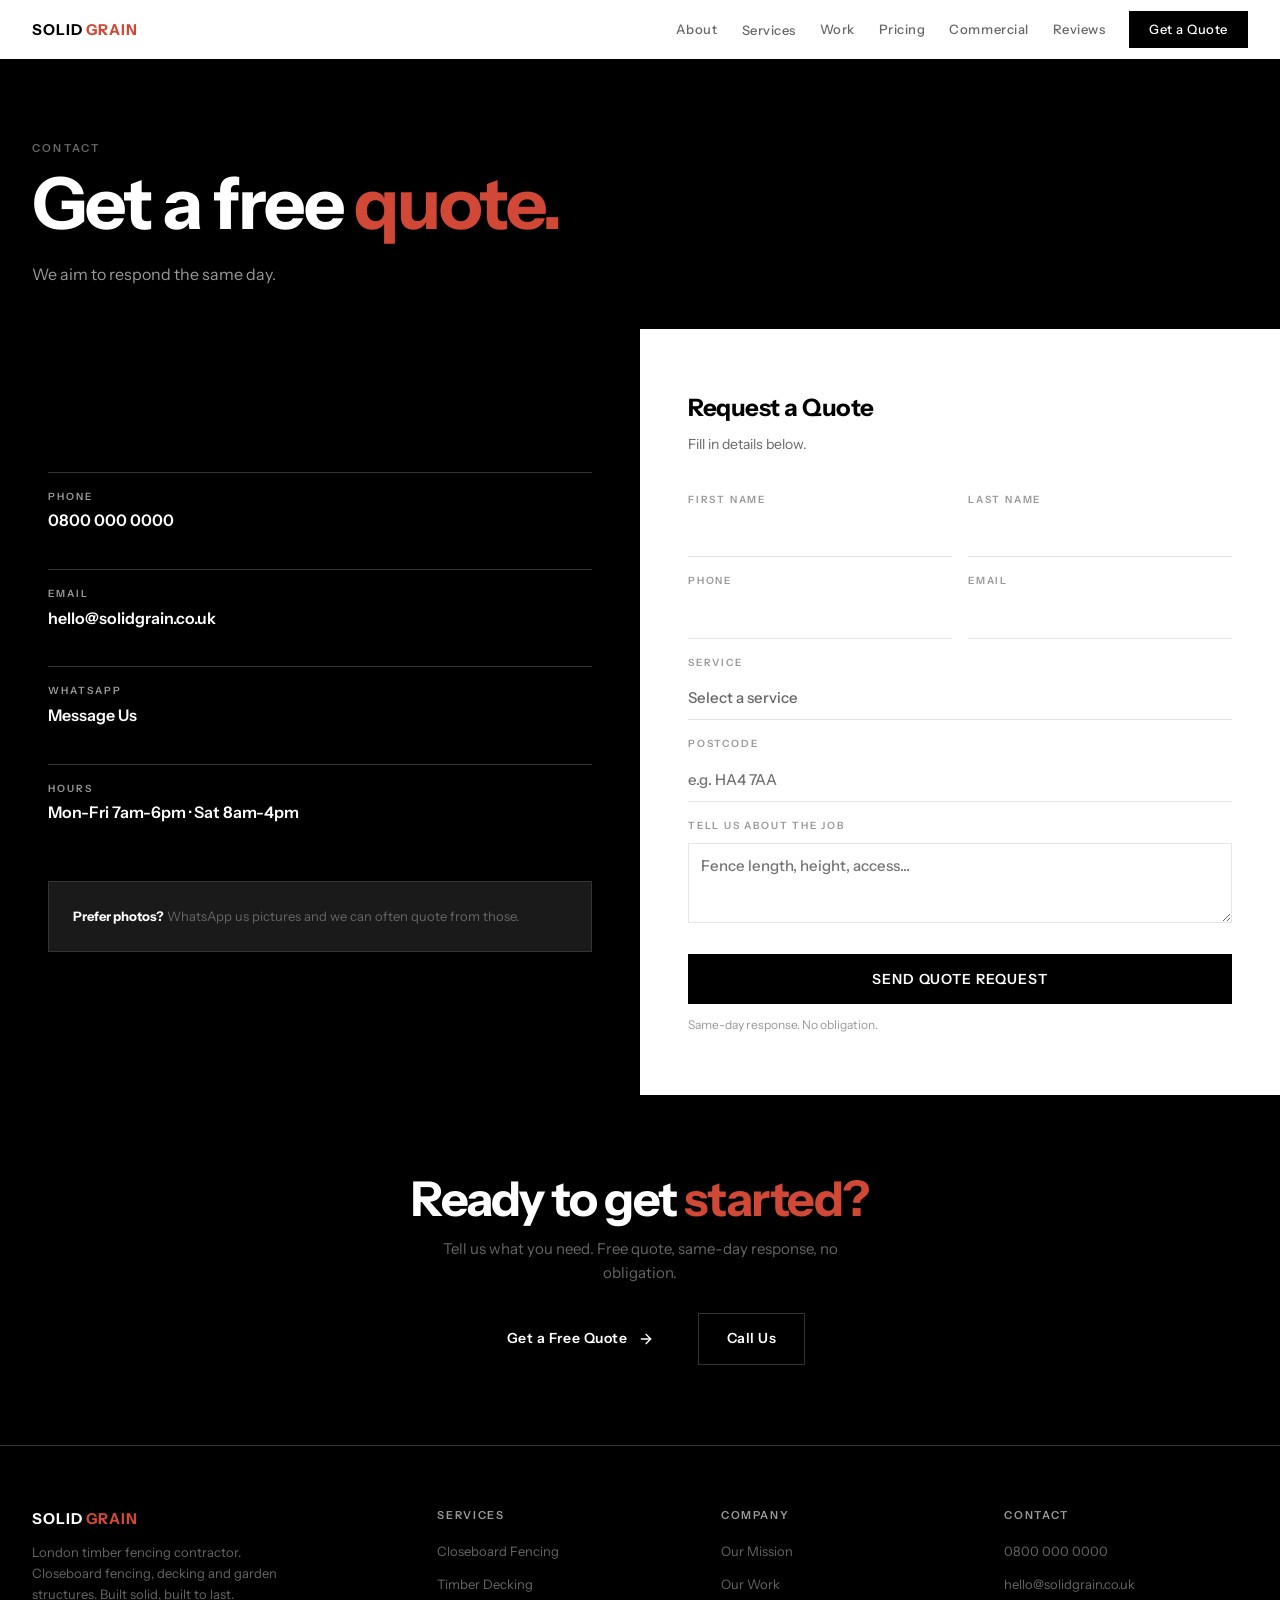
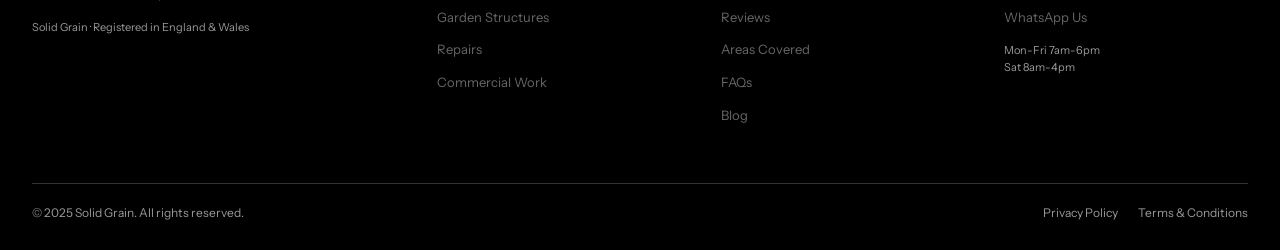
<file: contact.html>
<!DOCTYPE html>
<html lang="en">
<head>
<meta charset="UTF-8">
<meta name="viewport" content="width=device-width, initial-scale=1.0">
<title>Get a Quote — Solid Grain</title>
<meta name="description" content="Contact Solid Grain for a free quote in London.">
<meta name="theme-color" content="#000000">
<link rel="preconnect" href="https://fonts.googleapis.com">
<link rel="preconnect" href="https://fonts.gstatic.com" crossorigin>
<link href="https://fonts.googleapis.com/css2?family=Instrument+Sans:wght@400;500;600;700&display=swap" rel="stylesheet">
<style>
/* ═══════════════════════════════════════════════════════
   SOLID GRAIN — SHARED STYLESHEET
   Pentagram style: Black · White · Red · Flat · Utilitarian
   ═══════════════════════════════════════════════════════ */
*,*::before,*::after{margin:0;padding:0;box-sizing:border-box}
:root{--black:#000;--white:#FFF;--red:#D14836;--g1:#111;--g2:#1A1A1A;--g3:#333;--g4:#666;--g5:#999;--g6:#E5E5E5;--g7:#F5F5F5;--font:'Instrument Sans',sans-serif;--mw:1320px;--hh:60px}
html{scroll-behavior:smooth}
body{font-family:var(--font);font-weight:400;color:var(--black);background:var(--white);line-height:1.55;-webkit-font-smoothing:antialiased}
a{color:inherit;text-decoration:none}ul{list-style:none}img{max-width:100%;display:block}
::selection{background:var(--red);color:var(--white)}
.ctr{max-width:var(--mw);margin:0 auto;padding:0 32px}

/* ── HEADER ── */
.hdr{position:fixed;top:0;left:0;right:0;z-index:1000;height:var(--hh);background:var(--white);border-bottom:1px solid var(--black)}
.hdr-in{max-width:var(--mw);margin:0 auto;padding:0 32px;height:100%;display:flex;align-items:center;justify-content:space-between}
.logo{font-size:15px;font-weight:700;letter-spacing:.06em;text-transform:uppercase}.logo span{color:var(--red)}
.nav{display:flex;align-items:center;gap:24px}
.nav a{font-size:13px;font-weight:500;letter-spacing:.04em;color:var(--g4);transition:color .2s;position:relative}.nav a:hover,.nav a.active{color:var(--black)}
.nav a.active::after{content:'';position:absolute;bottom:-2px;left:0;right:0;height:1px;background:var(--red)}
.nav-q{color:var(--white)!important;background:var(--black);padding:8px 20px;font-weight:600;transition:background .2s}.nav-q:hover{background:var(--red)}.nav-q.active::after{display:none}
/* Dropdown */
.nav-drop{position:relative}
.nav-drop:hover .drop-menu{display:block}
.drop-menu{display:none;position:absolute;top:100%;left:-12px;background:var(--white);border:1px solid var(--black);min-width:200px;padding:8px 0;z-index:100}
.drop-menu a{display:block;padding:8px 16px;font-size:12px;font-weight:500;letter-spacing:.04em;color:var(--g4);transition:all .15s}.drop-menu a:hover{background:var(--g7);color:var(--black)}
.drop-menu a.active::after{display:none}
/* Burger */
.burger{display:none;background:0 0;border:0;cursor:pointer;padding:6px}.burger svg{display:block}
.mnav{display:none;position:fixed;top:var(--hh);left:0;right:0;bottom:0;background:var(--white);z-index:999;padding:32px;border-top:1px solid var(--black);overflow-y:auto}
.mnav.open{display:flex;flex-direction:column}
.mnav a{font-size:24px;font-weight:700;letter-spacing:-.02em;padding:14px 0;border-bottom:1px solid var(--g6);color:var(--black)}.mnav a:last-child{border-bottom:0}.mnav a:hover{color:var(--red)}
.mnav-sub{padding-left:20px}.mnav-sub a{font-size:16px;font-weight:500;color:var(--g4)}
@media(max-width:900px){.nav{display:none}.burger{display:block}}

/* ── BUTTONS ── */
.btn-b{display:inline-flex;align-items:center;gap:10px;font-size:14px;font-weight:600;letter-spacing:.04em;color:var(--white);background:var(--black);padding:14px 32px;transition:background .2s;border:0;cursor:pointer;font-family:var(--font)}.btn-b:hover{background:var(--red)}
.btn-b svg{transition:transform .2s}.btn-b:hover svg{transform:translateX(4px)}
.btn-o{display:inline-flex;align-items:center;gap:8px;font-size:14px;font-weight:600;letter-spacing:.04em;color:var(--black);background:0 0;padding:14px 28px;border:1px solid var(--black);transition:all .2s;cursor:pointer;font-family:var(--font)}.btn-o:hover{background:var(--black);color:var(--white)}
.btn-r{display:inline-flex;align-items:center;gap:10px;font-size:14px;font-weight:600;letter-spacing:.04em;color:var(--white);background:var(--red);padding:14px 32px;transition:background .2s;border:0;cursor:pointer;font-family:var(--font)}.btn-r:hover{background:var(--black)}

/* ── SECTION GLOBALS ── */
.sn{font-size:11px;font-weight:600;letter-spacing:.2em;text-transform:uppercase;color:var(--g5);margin-bottom:12px}
.sh{font-size:clamp(36px,5vw,64px);font-weight:700;line-height:.95;letter-spacing:-.03em;margin-bottom:24px}.sh em{font-style:normal;color:var(--red)}
.s-intro{font-size:16px;color:var(--g4);max-width:540px;line-height:1.65}

/* ── PAGE HERO (inner pages) ── */
.page-hero{padding:calc(var(--hh) + 80px) 0 80px;border-bottom:1px solid var(--black)}
.page-hero.dark{background:var(--black);color:var(--white)}
.page-hero.dark .sn{color:var(--g4)}
.page-hero.dark .sh{color:var(--white)}
.page-hero.dark .s-intro{color:var(--g5)}
.page-hero-split{display:grid;grid-template-columns:1fr 1fr;gap:0;min-height:480px}
.page-hero-split .ph-text{padding:calc(var(--hh) + 60px) 48px 60px;display:flex;flex-direction:column;justify-content:flex-end}
.page-hero-split .ph-img{position:relative;overflow:hidden;border-left:1px solid var(--black)}.page-hero-split .ph-img img{position:absolute;inset:0;width:100%;height:100%;object-fit:cover}
@media(max-width:768px){.page-hero-split{grid-template-columns:1fr}.page-hero-split .ph-img{min-height:300px;border-left:0;border-top:1px solid var(--black)}}

/* ── TICKER ── */
.tick{background:var(--black);overflow:hidden;padding:14px 0;border-bottom:1px solid var(--g3)}
.tick-tr{display:flex;animation:scr 20s linear infinite;width:max-content}
.tick-i{font-size:13px;font-weight:600;letter-spacing:.15em;text-transform:uppercase;color:var(--white);white-space:nowrap;padding:0 32px}
.tick-d{color:var(--red);padding:0 8px}
@keyframes scr{from{transform:translateX(0)}to{transform:translateX(-33.333%)}}

/* ── CONTENT SECTIONS ── */
.section{padding:100px 0;border-bottom:1px solid var(--black)}
.section.dark{background:var(--black);color:var(--white)}
.section.dark .sn{color:var(--g4)}
.section.dark .sh{color:var(--white)}
.section.dark .s-intro{color:var(--g5)}
.section.grey{background:var(--g7)}
.section.no-border{border-bottom:0}

/* ── GRID LAYOUTS ── */
.grid-2{display:grid;grid-template-columns:1fr 1fr;gap:48px}
.grid-3{display:grid;grid-template-columns:repeat(3,1fr);gap:24px}
.grid-4{display:grid;grid-template-columns:repeat(4,1fr);gap:24px}
@media(max-width:900px){.grid-2{grid-template-columns:1fr}.grid-3{grid-template-columns:1fr 1fr}.grid-4{grid-template-columns:1fr 1fr}}
@media(max-width:480px){.grid-3,.grid-4{grid-template-columns:1fr}}

/* ── CARDS ── */
.card{border:1px solid var(--g6);transition:transform .3s,box-shadow .3s}
.card:hover{transform:translateY(-3px);box-shadow:0 8px 30px rgba(0,0,0,.06)}
.card-img{height:240px;overflow:hidden;position:relative;background:var(--g7)}.card-img img{width:100%;height:100%;object-fit:cover;transition:transform .5s}.card:hover .card-img img{transform:scale(1.04)}
.card-body{padding:28px 24px}
.card-tag{font-size:10px;font-weight:600;letter-spacing:.12em;text-transform:uppercase;color:var(--red);margin-bottom:8px}
.card-title{font-size:20px;font-weight:700;letter-spacing:-.02em;line-height:1.2;margin-bottom:8px}
.card-text{font-size:14px;color:var(--g4);line-height:1.6}
.card-link{display:inline-flex;align-items:center;gap:6px;font-size:13px;font-weight:600;letter-spacing:.04em;color:var(--black);margin-top:16px;transition:color .2s}.card-link:hover{color:var(--red)}
.card-link svg{transition:transform .2s}.card-link:hover svg{transform:translateX(4px)}

/* ── IMAGE BAND ── */
.img-band{height:50vh;min-height:360px;max-height:540px;overflow:hidden;position:relative;border-bottom:1px solid var(--black)}
.img-band img{width:100%;height:100%;object-fit:cover}
.img-band-ov{position:absolute;inset:0;background:rgba(0,0,0,.4);display:flex;align-items:center;justify-content:center}
.img-band-tx{color:var(--white);text-align:center;padding:20px}
.img-band-tx h2{font-size:clamp(28px,4vw,52px);font-weight:700;line-height:.95;letter-spacing:-.03em}.img-band-tx h2 em{font-style:normal;color:var(--red)}
.img-band-tx p{font-size:15px;color:rgba(255,255,255,.65);margin-top:14px;max-width:400px;margin-left:auto;margin-right:auto;line-height:1.6}

/* ── GALLERY GRID ── */
.gal-grid{display:grid;grid-template-columns:repeat(3,1fr);gap:4px}
@media(max-width:768px){.gal-grid{grid-template-columns:1fr 1fr}}
@media(max-width:480px){.gal-grid{grid-template-columns:1fr}}
.gal-cell{overflow:hidden;position:relative;height:280px}
.gal-cell img{width:100%;height:100%;object-fit:cover;transition:transform .5s}.gal-cell:hover img{transform:scale(1.05)}
.gal-cell.tall{grid-row:span 2;height:auto}
.gal-label{position:absolute;bottom:12px;left:12px;font-size:10px;font-weight:600;letter-spacing:.1em;text-transform:uppercase;color:var(--white);background:rgba(0,0,0,.6);padding:4px 10px;backdrop-filter:blur(4px)}

/* ── SPLIT SECTION ── */
.split{display:grid;grid-template-columns:1fr 1fr;border-bottom:1px solid var(--black)}
@media(max-width:768px){.split{grid-template-columns:1fr}}
.split-dark{background:var(--black);padding:80px 48px;display:flex;flex-direction:column;justify-content:center}
.split-dark .sn{color:var(--g4)}
.split-light{background:var(--white);padding:80px 48px;display:flex;flex-direction:column;justify-content:center}

/* ── WHY ITEMS ── */
.why-i{display:flex;gap:20px;align-items:flex-start;margin-bottom:32px}
.why-i:last-child{margin-bottom:0}
.why-mk{width:28px;height:2px;background:var(--red);margin-top:10px;flex-shrink:0}
.why-it{font-size:16px;font-weight:700;letter-spacing:-.01em;margin-bottom:4px}
.why-tx{font-size:14px;color:var(--g4);line-height:1.6}

/* ── PROCESS STEPS ── */
.prc-g{display:grid;grid-template-columns:repeat(4,1fr);gap:0}
@media(max-width:768px){.prc-g{grid-template-columns:1fr 1fr}}
@media(max-width:480px){.prc-g{grid-template-columns:1fr}}
.prc-s{padding:40px 28px;border-left:1px solid var(--g6)}.prc-s:first-child{border-left:1px solid var(--black)}
.prc-nm{font-size:64px;font-weight:700;letter-spacing:-.04em;color:var(--g6);line-height:1;margin-bottom:20px}.prc-s:hover .prc-nm{color:var(--red)}
.prc-ti{font-size:18px;font-weight:700;letter-spacing:-.01em;margin-bottom:8px}
.prc-tx{font-size:14px;color:var(--g4);line-height:1.6}

/* ── REVIEWS ── */
.rev-card{padding:36px 28px;border-left:1px solid var(--g6)}
.rev-card:first-child{border-left:1px solid var(--black)}
.rev-st{font-size:14px;color:var(--red);letter-spacing:2px;margin-bottom:16px}
.rev-tx{font-size:15px;line-height:1.65;margin-bottom:20px;font-style:italic}
.rev-au{font-size:13px;font-weight:700;letter-spacing:.04em}
.rev-lo{font-size:12px;color:var(--g5);margin-top:2px}
.rev-svc{font-size:11px;font-weight:600;letter-spacing:.08em;text-transform:uppercase;color:var(--red);margin-top:8px}

/* ── AREA TAGS ── */
.area-t{font-size:12px;font-weight:600;letter-spacing:.06em;text-transform:uppercase;padding:8px 16px;border:1px solid var(--g6);color:var(--g4);transition:all .2s;display:inline-block;margin:0 6px 6px 0}
.area-t:hover{border-color:var(--black);color:var(--black);background:var(--g7)}

/* ── FAQ ── */
.faq-item{border-bottom:1px solid var(--g6);padding:24px 0}
.faq-q{font-size:17px;font-weight:700;letter-spacing:-.01em;cursor:pointer;display:flex;justify-content:space-between;align-items:center;gap:16px}
.faq-q svg{flex-shrink:0;transition:transform .3s}
.faq-item.open .faq-q svg{transform:rotate(45deg)}
.faq-a{max-height:0;overflow:hidden;transition:max-height .4s ease,padding .3s;font-size:15px;color:var(--g4);line-height:1.65}
.faq-item.open .faq-a{max-height:500px;padding-top:16px}

/* ── CONTACT FORM ── */
.fr{display:grid;grid-template-columns:1fr 1fr;gap:16px;margin-bottom:16px}
@media(max-width:480px){.fr{grid-template-columns:1fr}}
.fg{margin-bottom:16px}
.fl{display:block;font-size:10px;font-weight:600;letter-spacing:.18em;text-transform:uppercase;color:var(--g5);margin-bottom:6px}
.fi,.fsel,.fta{width:100%;padding:12px 0;background:0 0;border:0;border-bottom:1px solid var(--g6);color:var(--black);font-family:var(--font);font-size:15px;font-weight:500;outline:0;transition:border-color .2s;border-radius:0;-webkit-appearance:none}
.fi:focus,.fsel:focus,.fta:focus{border-color:var(--black)}
.fta{min-height:80px;resize:vertical;border:1px solid var(--g6);padding:12px;margin-top:4px}.fta:focus{border-color:var(--black)}
.fsel{cursor:pointer;color:var(--g4)}
.fbtn{width:100%;padding:16px;background:var(--black);color:var(--white);font-family:var(--font);font-size:14px;font-weight:600;letter-spacing:.06em;text-transform:uppercase;border:0;cursor:pointer;transition:background .2s;margin-top:8px}.fbtn:hover{background:var(--red)}
.fnote{font-size:12px;color:var(--g5);margin-top:12px}
/* White form variant */
.form-white .fi,.form-white .fsel,.form-white .fta{border-color:var(--g3);color:var(--white)}
.form-white .fi:focus,.form-white .fsel:focus,.form-white .fta:focus{border-color:var(--red)}
.form-white .fl{color:var(--g5)}
.form-white .fsel{color:var(--g5)}

/* ── STAT BLOCKS ── */
.stat{text-align:center;padding:32px 20px}
.stat-num{font-size:48px;font-weight:700;letter-spacing:-.04em;line-height:1;color:var(--red)}
.stat-label{font-size:13px;font-weight:500;color:var(--g4);margin-top:8px}

/* ── BLOG ── */
.blog-card .card-date{font-size:11px;font-weight:600;letter-spacing:.08em;text-transform:uppercase;color:var(--g5);margin-bottom:8px}
.blog-card .card-excerpt{font-size:14px;color:var(--g4);line-height:1.6;margin-top:8px}

/* ── FOOTER ── */
.ftr{background:var(--black);padding:60px 0 28px;border-top:1px solid var(--black)}
.ftr-grid{display:grid;grid-template-columns:1.5fr 1fr 1fr 1fr;gap:40px}
@media(max-width:768px){.ftr-grid{grid-template-columns:1fr 1fr}}
@media(max-width:480px){.ftr-grid{grid-template-columns:1fr}}
.ftr-b{font-size:15px;font-weight:700;letter-spacing:.06em;text-transform:uppercase;color:var(--white)}.ftr-b span{color:var(--red)}
.ftr-desc{font-size:13px;color:var(--g4);line-height:1.6;margin-top:12px;max-width:280px}
.ftr-reg{font-size:11px;color:var(--g5);margin-top:14px}
.ftr-col-t{font-size:11px;font-weight:600;letter-spacing:.15em;text-transform:uppercase;color:var(--g5);margin-bottom:14px}
.ftr-links li{margin-bottom:8px}.ftr-links a{font-size:13px;color:var(--g4);transition:color .2s}.ftr-links a:hover{color:var(--red)}
.ftr-bot{margin-top:48px;padding-top:20px;border-top:1px solid var(--g3);display:flex;justify-content:space-between;align-items:center;flex-wrap:wrap;gap:12px}
.ftr-cp{font-size:12px;color:var(--g5)}
.ftr-legal{display:flex;gap:20px}.ftr-legal a{font-size:12px;color:var(--g5);transition:color .2s}.ftr-legal a:hover{color:var(--red)}

/* ── CTA BAND ── */
.cta-band{background:var(--black);padding:80px 0;text-align:center;border-bottom:1px solid var(--g3)}
.cta-band h2{font-size:clamp(28px,4vw,48px);font-weight:700;line-height:.95;letter-spacing:-.03em;color:var(--white);margin-bottom:16px}
.cta-band h2 em{font-style:normal;color:var(--red)}
.cta-band p{font-size:15px;color:var(--g4);margin-bottom:28px;max-width:400px;margin-left:auto;margin-right:auto;line-height:1.6}
.cta-band .btn-group{display:flex;gap:12px;justify-content:center;flex-wrap:wrap}

/* ── REVEAL ── */
.rv{opacity:0;transform:translateY(20px);transition:opacity .6s ease,transform .6s ease}.rv.vis{opacity:1;transform:translateY(0)}

/* ── BREADCRUMB ── */
.bread{padding-top:calc(var(--hh) + 20px);padding-bottom:0;font-size:12px;color:var(--g5);display:flex;align-items:center;gap:6px}
.bread a{color:var(--g5);transition:color .2s}.bread a:hover{color:var(--black)}
.bread-sep{color:var(--g6)}


</style>
</head>
<body>
<header class="hdr">
  <div class="hdr-in">
    <a href="index.html" class="logo">Solid <span>Grain</span></a>
    <nav class="nav">
      <a href="about.html">About</a>
      <div class="nav-drop">
        <a href="services.html">Services</a>
        <div class="drop-menu">
          <a href="fencing.html">Closeboard Fencing</a>
          <a href="decking.html">Timber Decking</a>
          <a href="structures.html">Garden Structures</a>
          <a href="repairs.html">Repairs &amp; Maintenance</a>
        </div>
      </div>
      <a href="gallery.html">Work</a>
      <a href="pricing.html">Pricing</a>
      <a href="commercial.html">Commercial</a>
      <a href="reviews.html">Reviews</a>
      <a href="contact.html" class="nav-q active">Get a Quote</a>
    </nav>
    <button class="burger" onclick="toggleMobileNav()" aria-label="Menu">
      <svg width="24" height="24" viewBox="0 0 24 24" fill="none" stroke="#000" stroke-width="2" stroke-linecap="round"><line x1="3" y1="6" x2="21" y2="6"/><line x1="3" y1="12" x2="21" y2="12"/><line x1="3" y1="18" x2="21" y2="18"/></svg>
    </button>
  </div>
</header>
<nav class="mnav" id="mobileNav">
  <a href="index.html" onclick="closeMobileNav()">Home</a>
  <a href="about.html" onclick="closeMobileNav()">About</a>
  <a href="services.html" onclick="closeMobileNav()">Services</a>
  <div class="mnav-sub">
    <a href="fencing.html" onclick="closeMobileNav()">Closeboard Fencing</a>
    <a href="decking.html" onclick="closeMobileNav()">Timber Decking</a>
    <a href="structures.html" onclick="closeMobileNav()">Garden Structures</a>
    <a href="repairs.html" onclick="closeMobileNav()">Repairs</a>
  </div>
  <a href="gallery.html" onclick="closeMobileNav()">Our Work</a>
  <a href="pricing.html" onclick="closeMobileNav()">Pricing</a>
  <a href="commercial.html" onclick="closeMobileNav()">Commercial</a>
  <a href="reviews.html" onclick="closeMobileNav()">Reviews</a>
  <a href="areas.html" onclick="closeMobileNav()">Areas</a>
  <a href="faq.html" onclick="closeMobileNav()">FAQs</a>
  <a href="blog.html" onclick="closeMobileNav()">Blog</a>
  <a href="contact.html" onclick="closeMobileNav()">Get a Quote</a>
</nav>

<section class="page-hero dark" style="padding-bottom:40px"><div class="ctr"><div class="sn">Contact</div><h1 class="sh" style="font-size:clamp(40px,6vw,72px)">Get a free <em>quote.</em></h1><p class="s-intro">We aim to respond the same day.</p></div></section>
<div class="split" style="border-bottom:1px solid var(--black)">
  <div class="split-dark" style="min-height:auto;padding:60px 48px">
    <div style="display:flex;flex-direction:column;gap:20px">
      <div style="padding:16px 0;border-top:1px solid var(--g3)"><div style="font-size:10px;font-weight:600;letter-spacing:.2em;text-transform:uppercase;color:var(--g5);margin-bottom:4px">Phone</div><div style="font-size:16px;font-weight:600;color:var(--white)"><a href="tel:08000000000" style="color:var(--white)">0800 000 0000</a></div></div>
      <div style="padding:16px 0;border-top:1px solid var(--g3)"><div style="font-size:10px;font-weight:600;letter-spacing:.2em;text-transform:uppercase;color:var(--g5);margin-bottom:4px">Email</div><div style="font-size:16px;font-weight:600;color:var(--white)"><a href="mailto:hello@solidgrain.co.uk" style="color:var(--white)">hello@solidgrain.co.uk</a></div></div>
      <div style="padding:16px 0;border-top:1px solid var(--g3)"><div style="font-size:10px;font-weight:600;letter-spacing:.2em;text-transform:uppercase;color:var(--g5);margin-bottom:4px">WhatsApp</div><div style="font-size:16px;font-weight:600;color:var(--white)"><a href="#" style="color:var(--white)">Message Us</a></div></div>
      <div style="padding:16px 0;border-top:1px solid var(--g3)"><div style="font-size:10px;font-weight:600;letter-spacing:.2em;text-transform:uppercase;color:var(--g5);margin-bottom:4px">Hours</div><div style="font-size:16px;font-weight:600;color:var(--white)">Mon-Fri 7am-6pm &middot; Sat 8am-4pm</div></div>
    </div>
    <div style="margin-top:40px;padding:24px;background:var(--g2);border:1px solid var(--g3)"><p style="font-size:13px;color:var(--g4);line-height:1.6"><strong style="color:var(--white)">Prefer photos?</strong> WhatsApp us pictures and we can often quote from those.</p></div>
  </div>
  <div class="split-light" style="padding:60px 48px">
    <div style="font-size:24px;font-weight:700;letter-spacing:-.02em;margin-bottom:8px">Request a Quote</div>
    <p style="font-size:14px;color:var(--g4);margin-bottom:36px">Fill in details below.</p>
    <!-- REPLACE action with your Formspree endpoint -->
    <form action="https://formspree.io/f/YOUR-FORM-ID" method="POST">
      <div class="fr"><div><label class="fl" for="fname">First Name</label><input class="fi" type="text" id="fname" name="fname" required></div><div><label class="fl" for="lname">Last Name</label><input class="fi" type="text" id="lname" name="lname" required></div></div>
      <div class="fr"><div><label class="fl" for="phone">Phone</label><input class="fi" type="tel" id="phone" name="phone" required></div><div><label class="fl" for="email">Email</label><input class="fi" type="email" id="email" name="email"></div></div>
      <div class="fg"><label class="fl" for="service">Service</label><select class="fsel" id="service" name="service"><option value="">Select a service</option><option value="closeboard">Closeboard Fencing</option><option value="decking">Timber Decking</option><option value="structures">Garden Structures</option><option value="repairs">Repairs</option><option value="gates">Gates</option><option value="commercial">Commercial</option><option value="other">Other</option></select></div>
      <div class="fg"><label class="fl" for="postcode">Postcode</label><input class="fi" type="text" id="postcode" name="postcode" placeholder="e.g. HA4 7AA"></div>
      <div class="fg"><label class="fl" for="message">Tell us about the job</label><textarea class="fta" id="message" name="message" placeholder="Fence length, height, access..."></textarea></div>
      <button class="fbtn" type="submit">Send Quote Request</button>
      <p class="fnote">Same-day response. No obligation.</p>
    </form>
  </div>
</div>

<div class="cta-band">
  <h2>Ready to get <em>started?</em></h2>
  <p>Tell us what you need. Free quote, same-day response, no obligation.</p>
  <div class="btn-group">
    <a href="contact.html" class="btn-b">Get a Free Quote <svg width="16" height="16" viewBox="0 0 24 24" fill="none" stroke="currentColor" stroke-width="2" stroke-linecap="round" stroke-linejoin="round"><path d="M5 12h14"/><path d="M12 5l7 7-7 7"/></svg></a>
    <a href="tel:08000000000" class="btn-o" style="color:var(--white);border-color:var(--g3)">Call Us</a>
  </div>
</div>
<footer class="ftr">
  <div class="ctr">
    <div class="ftr-grid">
      <div>
        <div class="ftr-b">Solid <span>Grain</span></div>
        <p class="ftr-desc">London timber fencing contractor. Closeboard fencing, decking and garden structures. Built solid, built to last.</p>
        <div class="ftr-reg">Solid Grain &middot; Registered in England &amp; Wales</div>
      </div>
      <div>
        <div class="ftr-col-t">Services</div>
        <ul class="ftr-links">
          <li><a href="fencing.html">Closeboard Fencing</a></li>
          <li><a href="decking.html">Timber Decking</a></li>
          <li><a href="structures.html">Garden Structures</a></li>
          <li><a href="repairs.html">Repairs</a></li>
          <li><a href="commercial.html">Commercial Work</a></li>
        </ul>
      </div>
      <div>
        <div class="ftr-col-t">Company</div>
        <ul class="ftr-links">
          <li><a href="about.html">Our Mission</a></li>
          <li><a href="gallery.html">Our Work</a></li>
          <li><a href="reviews.html">Reviews</a></li>
          <li><a href="areas.html">Areas Covered</a></li>
          <li><a href="faq.html">FAQs</a></li>
          <li><a href="blog.html">Blog</a></li>
        </ul>
      </div>
      <div>
        <div class="ftr-col-t">Contact</div>
        <ul class="ftr-links">
          <li><a href="tel:08000000000">0800 000 0000</a></li>
          <li><a href="mailto:hello@solidgrain.co.uk">hello@solidgrain.co.uk</a></li>
          <li><a href="#">WhatsApp Us</a></li>
        </ul>
        <div style="margin-top:14px;font-size:11px;color:var(--g5)">Mon-Fri 7am-6pm<br>Sat 8am-4pm</div>
      </div>
    </div>
    <div class="ftr-bot">
      <div class="ftr-cp">&copy; 2025 Solid Grain. All rights reserved.</div>
      <div class="ftr-legal">
        <a href="#">Privacy Policy</a>
        <a href="#">Terms &amp; Conditions</a>
      </div>
    </div>
  </div>
</footer>
<script>
/* SOLID GRAIN — Shared JS */
function toggleMobileNav(){document.getElementById('mobileNav').classList.toggle('open')}
function closeMobileNav(){document.getElementById('mobileNav').classList.remove('open')}

/* Scroll reveal */
document.addEventListener('DOMContentLoaded',function(){
  var obs=new IntersectionObserver(function(e){e.forEach(function(en){if(en.isIntersecting){en.target.classList.add('vis');obs.unobserve(en.target)}})},{threshold:.08});
  document.querySelectorAll('.rv').forEach(function(el){obs.observe(el)});

  /* FAQ toggle */
  document.querySelectorAll('.faq-q').forEach(function(q){
    q.addEventListener('click',function(){
      this.closest('.faq-item').classList.toggle('open');
    });
  });
});

/* Form submit (Formspree fallback) */
function handleSubmit(e){
  e.preventDefault();
  var b=e.target.querySelector('.fbtn');
  b.textContent="Sent — we'll be in touch shortly.";
  b.style.background='#D14836';
  b.disabled=true;
  setTimeout(function(){b.textContent='Send Quote Request';b.style.background='';b.disabled=false;e.target.reset()},4000);
}

</script>
</body>
</html>
</file>
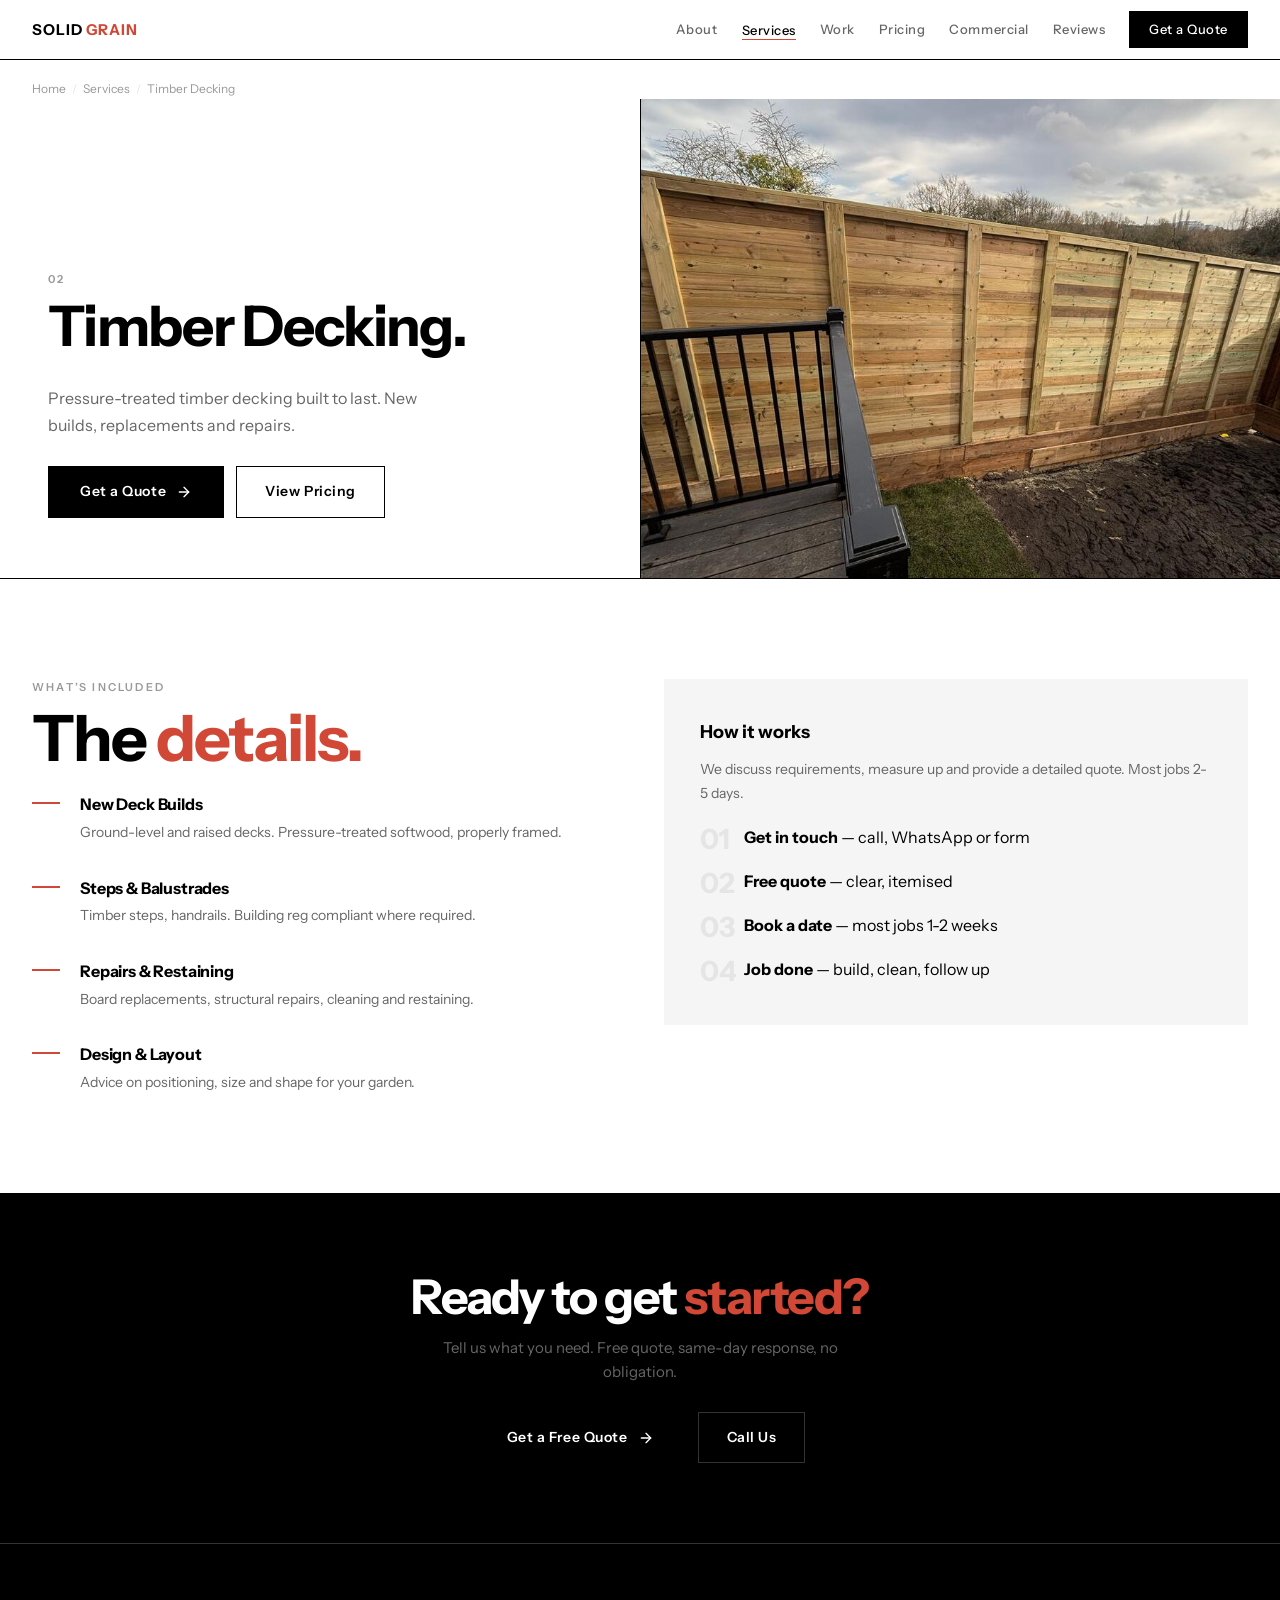
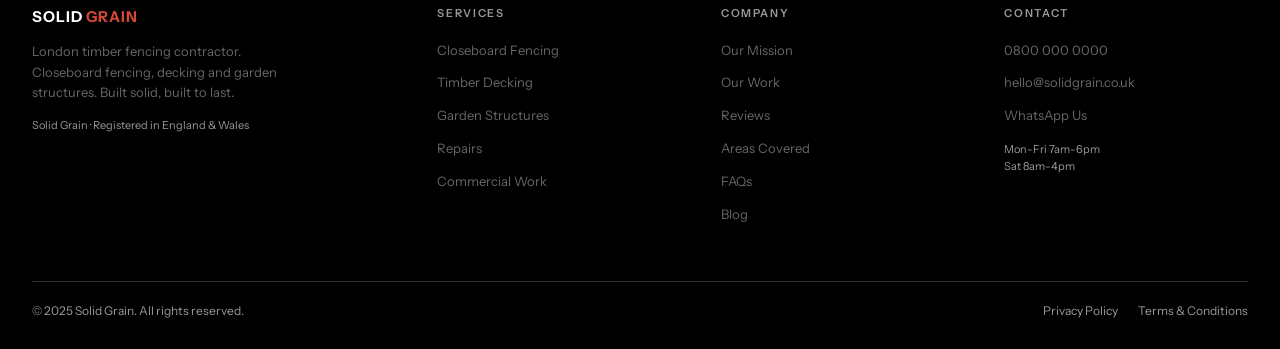
<file: decking.html>
<!DOCTYPE html>
<html lang="en">
<head>
<meta charset="UTF-8">
<meta name="viewport" content="width=device-width, initial-scale=1.0">
<title>Timber Decking — Solid Grain</title>
<meta name="description" content="Timber Decking — Pressure-treated timber decking built to last. New builds, replacements and repairs.">
<meta name="theme-color" content="#000000">
<link rel="preconnect" href="https://fonts.googleapis.com">
<link rel="preconnect" href="https://fonts.gstatic.com" crossorigin>
<link href="https://fonts.googleapis.com/css2?family=Instrument+Sans:wght@400;500;600;700&display=swap" rel="stylesheet">
<style>
/* ═══════════════════════════════════════════════════════
   SOLID GRAIN — SHARED STYLESHEET
   Pentagram style: Black · White · Red · Flat · Utilitarian
   ═══════════════════════════════════════════════════════ */
*,*::before,*::after{margin:0;padding:0;box-sizing:border-box}
:root{--black:#000;--white:#FFF;--red:#D14836;--g1:#111;--g2:#1A1A1A;--g3:#333;--g4:#666;--g5:#999;--g6:#E5E5E5;--g7:#F5F5F5;--font:'Instrument Sans',sans-serif;--mw:1320px;--hh:60px}
html{scroll-behavior:smooth}
body{font-family:var(--font);font-weight:400;color:var(--black);background:var(--white);line-height:1.55;-webkit-font-smoothing:antialiased}
a{color:inherit;text-decoration:none}ul{list-style:none}img{max-width:100%;display:block}
::selection{background:var(--red);color:var(--white)}
.ctr{max-width:var(--mw);margin:0 auto;padding:0 32px}

/* ── HEADER ── */
.hdr{position:fixed;top:0;left:0;right:0;z-index:1000;height:var(--hh);background:var(--white);border-bottom:1px solid var(--black)}
.hdr-in{max-width:var(--mw);margin:0 auto;padding:0 32px;height:100%;display:flex;align-items:center;justify-content:space-between}
.logo{font-size:15px;font-weight:700;letter-spacing:.06em;text-transform:uppercase}.logo span{color:var(--red)}
.nav{display:flex;align-items:center;gap:24px}
.nav a{font-size:13px;font-weight:500;letter-spacing:.04em;color:var(--g4);transition:color .2s;position:relative}.nav a:hover,.nav a.active{color:var(--black)}
.nav a.active::after{content:'';position:absolute;bottom:-2px;left:0;right:0;height:1px;background:var(--red)}
.nav-q{color:var(--white)!important;background:var(--black);padding:8px 20px;font-weight:600;transition:background .2s}.nav-q:hover{background:var(--red)}.nav-q.active::after{display:none}
/* Dropdown */
.nav-drop{position:relative}
.nav-drop:hover .drop-menu{display:block}
.drop-menu{display:none;position:absolute;top:100%;left:-12px;background:var(--white);border:1px solid var(--black);min-width:200px;padding:8px 0;z-index:100}
.drop-menu a{display:block;padding:8px 16px;font-size:12px;font-weight:500;letter-spacing:.04em;color:var(--g4);transition:all .15s}.drop-menu a:hover{background:var(--g7);color:var(--black)}
.drop-menu a.active::after{display:none}
/* Burger */
.burger{display:none;background:0 0;border:0;cursor:pointer;padding:6px}.burger svg{display:block}
.mnav{display:none;position:fixed;top:var(--hh);left:0;right:0;bottom:0;background:var(--white);z-index:999;padding:32px;border-top:1px solid var(--black);overflow-y:auto}
.mnav.open{display:flex;flex-direction:column}
.mnav a{font-size:24px;font-weight:700;letter-spacing:-.02em;padding:14px 0;border-bottom:1px solid var(--g6);color:var(--black)}.mnav a:last-child{border-bottom:0}.mnav a:hover{color:var(--red)}
.mnav-sub{padding-left:20px}.mnav-sub a{font-size:16px;font-weight:500;color:var(--g4)}
@media(max-width:900px){.nav{display:none}.burger{display:block}}

/* ── BUTTONS ── */
.btn-b{display:inline-flex;align-items:center;gap:10px;font-size:14px;font-weight:600;letter-spacing:.04em;color:var(--white);background:var(--black);padding:14px 32px;transition:background .2s;border:0;cursor:pointer;font-family:var(--font)}.btn-b:hover{background:var(--red)}
.btn-b svg{transition:transform .2s}.btn-b:hover svg{transform:translateX(4px)}
.btn-o{display:inline-flex;align-items:center;gap:8px;font-size:14px;font-weight:600;letter-spacing:.04em;color:var(--black);background:0 0;padding:14px 28px;border:1px solid var(--black);transition:all .2s;cursor:pointer;font-family:var(--font)}.btn-o:hover{background:var(--black);color:var(--white)}
.btn-r{display:inline-flex;align-items:center;gap:10px;font-size:14px;font-weight:600;letter-spacing:.04em;color:var(--white);background:var(--red);padding:14px 32px;transition:background .2s;border:0;cursor:pointer;font-family:var(--font)}.btn-r:hover{background:var(--black)}

/* ── SECTION GLOBALS ── */
.sn{font-size:11px;font-weight:600;letter-spacing:.2em;text-transform:uppercase;color:var(--g5);margin-bottom:12px}
.sh{font-size:clamp(36px,5vw,64px);font-weight:700;line-height:.95;letter-spacing:-.03em;margin-bottom:24px}.sh em{font-style:normal;color:var(--red)}
.s-intro{font-size:16px;color:var(--g4);max-width:540px;line-height:1.65}

/* ── PAGE HERO (inner pages) ── */
.page-hero{padding:calc(var(--hh) + 80px) 0 80px;border-bottom:1px solid var(--black)}
.page-hero.dark{background:var(--black);color:var(--white)}
.page-hero.dark .sn{color:var(--g4)}
.page-hero.dark .sh{color:var(--white)}
.page-hero.dark .s-intro{color:var(--g5)}
.page-hero-split{display:grid;grid-template-columns:1fr 1fr;gap:0;min-height:480px}
.page-hero-split .ph-text{padding:calc(var(--hh) + 60px) 48px 60px;display:flex;flex-direction:column;justify-content:flex-end}
.page-hero-split .ph-img{position:relative;overflow:hidden;border-left:1px solid var(--black)}.page-hero-split .ph-img img{position:absolute;inset:0;width:100%;height:100%;object-fit:cover}
@media(max-width:768px){.page-hero-split{grid-template-columns:1fr}.page-hero-split .ph-img{min-height:300px;border-left:0;border-top:1px solid var(--black)}}

/* ── TICKER ── */
.tick{background:var(--black);overflow:hidden;padding:14px 0;border-bottom:1px solid var(--g3)}
.tick-tr{display:flex;animation:scr 20s linear infinite;width:max-content}
.tick-i{font-size:13px;font-weight:600;letter-spacing:.15em;text-transform:uppercase;color:var(--white);white-space:nowrap;padding:0 32px}
.tick-d{color:var(--red);padding:0 8px}
@keyframes scr{from{transform:translateX(0)}to{transform:translateX(-33.333%)}}

/* ── CONTENT SECTIONS ── */
.section{padding:100px 0;border-bottom:1px solid var(--black)}
.section.dark{background:var(--black);color:var(--white)}
.section.dark .sn{color:var(--g4)}
.section.dark .sh{color:var(--white)}
.section.dark .s-intro{color:var(--g5)}
.section.grey{background:var(--g7)}
.section.no-border{border-bottom:0}

/* ── GRID LAYOUTS ── */
.grid-2{display:grid;grid-template-columns:1fr 1fr;gap:48px}
.grid-3{display:grid;grid-template-columns:repeat(3,1fr);gap:24px}
.grid-4{display:grid;grid-template-columns:repeat(4,1fr);gap:24px}
@media(max-width:900px){.grid-2{grid-template-columns:1fr}.grid-3{grid-template-columns:1fr 1fr}.grid-4{grid-template-columns:1fr 1fr}}
@media(max-width:480px){.grid-3,.grid-4{grid-template-columns:1fr}}

/* ── CARDS ── */
.card{border:1px solid var(--g6);transition:transform .3s,box-shadow .3s}
.card:hover{transform:translateY(-3px);box-shadow:0 8px 30px rgba(0,0,0,.06)}
.card-img{height:240px;overflow:hidden;position:relative;background:var(--g7)}.card-img img{width:100%;height:100%;object-fit:cover;transition:transform .5s}.card:hover .card-img img{transform:scale(1.04)}
.card-body{padding:28px 24px}
.card-tag{font-size:10px;font-weight:600;letter-spacing:.12em;text-transform:uppercase;color:var(--red);margin-bottom:8px}
.card-title{font-size:20px;font-weight:700;letter-spacing:-.02em;line-height:1.2;margin-bottom:8px}
.card-text{font-size:14px;color:var(--g4);line-height:1.6}
.card-link{display:inline-flex;align-items:center;gap:6px;font-size:13px;font-weight:600;letter-spacing:.04em;color:var(--black);margin-top:16px;transition:color .2s}.card-link:hover{color:var(--red)}
.card-link svg{transition:transform .2s}.card-link:hover svg{transform:translateX(4px)}

/* ── IMAGE BAND ── */
.img-band{height:50vh;min-height:360px;max-height:540px;overflow:hidden;position:relative;border-bottom:1px solid var(--black)}
.img-band img{width:100%;height:100%;object-fit:cover}
.img-band-ov{position:absolute;inset:0;background:rgba(0,0,0,.4);display:flex;align-items:center;justify-content:center}
.img-band-tx{color:var(--white);text-align:center;padding:20px}
.img-band-tx h2{font-size:clamp(28px,4vw,52px);font-weight:700;line-height:.95;letter-spacing:-.03em}.img-band-tx h2 em{font-style:normal;color:var(--red)}
.img-band-tx p{font-size:15px;color:rgba(255,255,255,.65);margin-top:14px;max-width:400px;margin-left:auto;margin-right:auto;line-height:1.6}

/* ── GALLERY GRID ── */
.gal-grid{display:grid;grid-template-columns:repeat(3,1fr);gap:4px}
@media(max-width:768px){.gal-grid{grid-template-columns:1fr 1fr}}
@media(max-width:480px){.gal-grid{grid-template-columns:1fr}}
.gal-cell{overflow:hidden;position:relative;height:280px}
.gal-cell img{width:100%;height:100%;object-fit:cover;transition:transform .5s}.gal-cell:hover img{transform:scale(1.05)}
.gal-cell.tall{grid-row:span 2;height:auto}
.gal-label{position:absolute;bottom:12px;left:12px;font-size:10px;font-weight:600;letter-spacing:.1em;text-transform:uppercase;color:var(--white);background:rgba(0,0,0,.6);padding:4px 10px;backdrop-filter:blur(4px)}

/* ── SPLIT SECTION ── */
.split{display:grid;grid-template-columns:1fr 1fr;border-bottom:1px solid var(--black)}
@media(max-width:768px){.split{grid-template-columns:1fr}}
.split-dark{background:var(--black);padding:80px 48px;display:flex;flex-direction:column;justify-content:center}
.split-dark .sn{color:var(--g4)}
.split-light{background:var(--white);padding:80px 48px;display:flex;flex-direction:column;justify-content:center}

/* ── WHY ITEMS ── */
.why-i{display:flex;gap:20px;align-items:flex-start;margin-bottom:32px}
.why-i:last-child{margin-bottom:0}
.why-mk{width:28px;height:2px;background:var(--red);margin-top:10px;flex-shrink:0}
.why-it{font-size:16px;font-weight:700;letter-spacing:-.01em;margin-bottom:4px}
.why-tx{font-size:14px;color:var(--g4);line-height:1.6}

/* ── PROCESS STEPS ── */
.prc-g{display:grid;grid-template-columns:repeat(4,1fr);gap:0}
@media(max-width:768px){.prc-g{grid-template-columns:1fr 1fr}}
@media(max-width:480px){.prc-g{grid-template-columns:1fr}}
.prc-s{padding:40px 28px;border-left:1px solid var(--g6)}.prc-s:first-child{border-left:1px solid var(--black)}
.prc-nm{font-size:64px;font-weight:700;letter-spacing:-.04em;color:var(--g6);line-height:1;margin-bottom:20px}.prc-s:hover .prc-nm{color:var(--red)}
.prc-ti{font-size:18px;font-weight:700;letter-spacing:-.01em;margin-bottom:8px}
.prc-tx{font-size:14px;color:var(--g4);line-height:1.6}

/* ── REVIEWS ── */
.rev-card{padding:36px 28px;border-left:1px solid var(--g6)}
.rev-card:first-child{border-left:1px solid var(--black)}
.rev-st{font-size:14px;color:var(--red);letter-spacing:2px;margin-bottom:16px}
.rev-tx{font-size:15px;line-height:1.65;margin-bottom:20px;font-style:italic}
.rev-au{font-size:13px;font-weight:700;letter-spacing:.04em}
.rev-lo{font-size:12px;color:var(--g5);margin-top:2px}
.rev-svc{font-size:11px;font-weight:600;letter-spacing:.08em;text-transform:uppercase;color:var(--red);margin-top:8px}

/* ── AREA TAGS ── */
.area-t{font-size:12px;font-weight:600;letter-spacing:.06em;text-transform:uppercase;padding:8px 16px;border:1px solid var(--g6);color:var(--g4);transition:all .2s;display:inline-block;margin:0 6px 6px 0}
.area-t:hover{border-color:var(--black);color:var(--black);background:var(--g7)}

/* ── FAQ ── */
.faq-item{border-bottom:1px solid var(--g6);padding:24px 0}
.faq-q{font-size:17px;font-weight:700;letter-spacing:-.01em;cursor:pointer;display:flex;justify-content:space-between;align-items:center;gap:16px}
.faq-q svg{flex-shrink:0;transition:transform .3s}
.faq-item.open .faq-q svg{transform:rotate(45deg)}
.faq-a{max-height:0;overflow:hidden;transition:max-height .4s ease,padding .3s;font-size:15px;color:var(--g4);line-height:1.65}
.faq-item.open .faq-a{max-height:500px;padding-top:16px}

/* ── CONTACT FORM ── */
.fr{display:grid;grid-template-columns:1fr 1fr;gap:16px;margin-bottom:16px}
@media(max-width:480px){.fr{grid-template-columns:1fr}}
.fg{margin-bottom:16px}
.fl{display:block;font-size:10px;font-weight:600;letter-spacing:.18em;text-transform:uppercase;color:var(--g5);margin-bottom:6px}
.fi,.fsel,.fta{width:100%;padding:12px 0;background:0 0;border:0;border-bottom:1px solid var(--g6);color:var(--black);font-family:var(--font);font-size:15px;font-weight:500;outline:0;transition:border-color .2s;border-radius:0;-webkit-appearance:none}
.fi:focus,.fsel:focus,.fta:focus{border-color:var(--black)}
.fta{min-height:80px;resize:vertical;border:1px solid var(--g6);padding:12px;margin-top:4px}.fta:focus{border-color:var(--black)}
.fsel{cursor:pointer;color:var(--g4)}
.fbtn{width:100%;padding:16px;background:var(--black);color:var(--white);font-family:var(--font);font-size:14px;font-weight:600;letter-spacing:.06em;text-transform:uppercase;border:0;cursor:pointer;transition:background .2s;margin-top:8px}.fbtn:hover{background:var(--red)}
.fnote{font-size:12px;color:var(--g5);margin-top:12px}
/* White form variant */
.form-white .fi,.form-white .fsel,.form-white .fta{border-color:var(--g3);color:var(--white)}
.form-white .fi:focus,.form-white .fsel:focus,.form-white .fta:focus{border-color:var(--red)}
.form-white .fl{color:var(--g5)}
.form-white .fsel{color:var(--g5)}

/* ── STAT BLOCKS ── */
.stat{text-align:center;padding:32px 20px}
.stat-num{font-size:48px;font-weight:700;letter-spacing:-.04em;line-height:1;color:var(--red)}
.stat-label{font-size:13px;font-weight:500;color:var(--g4);margin-top:8px}

/* ── BLOG ── */
.blog-card .card-date{font-size:11px;font-weight:600;letter-spacing:.08em;text-transform:uppercase;color:var(--g5);margin-bottom:8px}
.blog-card .card-excerpt{font-size:14px;color:var(--g4);line-height:1.6;margin-top:8px}

/* ── FOOTER ── */
.ftr{background:var(--black);padding:60px 0 28px;border-top:1px solid var(--black)}
.ftr-grid{display:grid;grid-template-columns:1.5fr 1fr 1fr 1fr;gap:40px}
@media(max-width:768px){.ftr-grid{grid-template-columns:1fr 1fr}}
@media(max-width:480px){.ftr-grid{grid-template-columns:1fr}}
.ftr-b{font-size:15px;font-weight:700;letter-spacing:.06em;text-transform:uppercase;color:var(--white)}.ftr-b span{color:var(--red)}
.ftr-desc{font-size:13px;color:var(--g4);line-height:1.6;margin-top:12px;max-width:280px}
.ftr-reg{font-size:11px;color:var(--g5);margin-top:14px}
.ftr-col-t{font-size:11px;font-weight:600;letter-spacing:.15em;text-transform:uppercase;color:var(--g5);margin-bottom:14px}
.ftr-links li{margin-bottom:8px}.ftr-links a{font-size:13px;color:var(--g4);transition:color .2s}.ftr-links a:hover{color:var(--red)}
.ftr-bot{margin-top:48px;padding-top:20px;border-top:1px solid var(--g3);display:flex;justify-content:space-between;align-items:center;flex-wrap:wrap;gap:12px}
.ftr-cp{font-size:12px;color:var(--g5)}
.ftr-legal{display:flex;gap:20px}.ftr-legal a{font-size:12px;color:var(--g5);transition:color .2s}.ftr-legal a:hover{color:var(--red)}

/* ── CTA BAND ── */
.cta-band{background:var(--black);padding:80px 0;text-align:center;border-bottom:1px solid var(--g3)}
.cta-band h2{font-size:clamp(28px,4vw,48px);font-weight:700;line-height:.95;letter-spacing:-.03em;color:var(--white);margin-bottom:16px}
.cta-band h2 em{font-style:normal;color:var(--red)}
.cta-band p{font-size:15px;color:var(--g4);margin-bottom:28px;max-width:400px;margin-left:auto;margin-right:auto;line-height:1.6}
.cta-band .btn-group{display:flex;gap:12px;justify-content:center;flex-wrap:wrap}

/* ── REVEAL ── */
.rv{opacity:0;transform:translateY(20px);transition:opacity .6s ease,transform .6s ease}.rv.vis{opacity:1;transform:translateY(0)}

/* ── BREADCRUMB ── */
.bread{padding-top:calc(var(--hh) + 20px);padding-bottom:0;font-size:12px;color:var(--g5);display:flex;align-items:center;gap:6px}
.bread a{color:var(--g5);transition:color .2s}.bread a:hover{color:var(--black)}
.bread-sep{color:var(--g6)}


</style>
</head>
<body>
<header class="hdr">
  <div class="hdr-in">
    <a href="index.html" class="logo">Solid <span>Grain</span></a>
    <nav class="nav">
      <a href="about.html">About</a>
      <div class="nav-drop">
        <a href="services.html" class="active">Services</a>
        <div class="drop-menu">
          <a href="fencing.html">Closeboard Fencing</a>
          <a href="decking.html">Timber Decking</a>
          <a href="structures.html">Garden Structures</a>
          <a href="repairs.html">Repairs &amp; Maintenance</a>
        </div>
      </div>
      <a href="gallery.html">Work</a>
      <a href="pricing.html">Pricing</a>
      <a href="commercial.html">Commercial</a>
      <a href="reviews.html">Reviews</a>
      <a href="contact.html" class="nav-q">Get a Quote</a>
    </nav>
    <button class="burger" onclick="toggleMobileNav()" aria-label="Menu">
      <svg width="24" height="24" viewBox="0 0 24 24" fill="none" stroke="#000" stroke-width="2" stroke-linecap="round"><line x1="3" y1="6" x2="21" y2="6"/><line x1="3" y1="12" x2="21" y2="12"/><line x1="3" y1="18" x2="21" y2="18"/></svg>
    </button>
  </div>
</header>
<nav class="mnav" id="mobileNav">
  <a href="index.html" onclick="closeMobileNav()">Home</a>
  <a href="about.html" onclick="closeMobileNav()">About</a>
  <a href="services.html" onclick="closeMobileNav()">Services</a>
  <div class="mnav-sub">
    <a href="fencing.html" onclick="closeMobileNav()">Closeboard Fencing</a>
    <a href="decking.html" onclick="closeMobileNav()">Timber Decking</a>
    <a href="structures.html" onclick="closeMobileNav()">Garden Structures</a>
    <a href="repairs.html" onclick="closeMobileNav()">Repairs</a>
  </div>
  <a href="gallery.html" onclick="closeMobileNav()">Our Work</a>
  <a href="pricing.html" onclick="closeMobileNav()">Pricing</a>
  <a href="commercial.html" onclick="closeMobileNav()">Commercial</a>
  <a href="reviews.html" onclick="closeMobileNav()">Reviews</a>
  <a href="areas.html" onclick="closeMobileNav()">Areas</a>
  <a href="faq.html" onclick="closeMobileNav()">FAQs</a>
  <a href="blog.html" onclick="closeMobileNav()">Blog</a>
  <a href="contact.html" onclick="closeMobileNav()">Get a Quote</a>
</nav>

<div class="ctr bread"><a href="index.html">Home</a><span class="bread-sep">/</span><a href="services.html">Services</a><span class="bread-sep">/</span>Timber Decking</div>
<section class="page-hero-split" style="border-bottom:1px solid var(--black)">
  <div class="ph-text">
    <div class="sn">02</div>
    <h1 class="sh" style="font-size:clamp(36px,5vw,56px)">Timber Decking.</h1>
    <p style="font-size:16px;color:var(--g4);max-width:400px;line-height:1.65;margin-top:8px">Pressure-treated timber decking built to last. New builds, replacements and repairs.</p>
    <div style="margin-top:28px;display:flex;gap:12px;flex-wrap:wrap"><a href="contact.html" class="btn-b">Get a Quote <svg width="16" height="16" viewBox="0 0 24 24" fill="none" stroke="currentColor" stroke-width="2" stroke-linecap="round" stroke-linejoin="round"><path d="M5 12h14"/><path d="M12 5l7 7-7 7"/></svg></a><a href="pricing.html" class="btn-o">View Pricing</a></div>
  </div>
  <div class="ph-img"><img src="service-decking.jpg" alt="Timber Decking"></div>
</section>
<section class="section">
  <div class="ctr"><div class="grid-2"><div>
    <div class="sn rv">What&rsquo;s Included</div>
    <h2 class="sh rv">The <em>details.</em></h2>
    <div class="why-i rv"><div class="why-mk"></div><div><div class="why-it">New Deck Builds</div><div class="why-tx">Ground-level and raised decks. Pressure-treated softwood, properly framed.</div></div></div><div class="why-i rv"><div class="why-mk"></div><div><div class="why-it">Steps & Balustrades</div><div class="why-tx">Timber steps, handrails. Building reg compliant where required.</div></div></div><div class="why-i rv"><div class="why-mk"></div><div><div class="why-it">Repairs & Restaining</div><div class="why-tx">Board replacements, structural repairs, cleaning and restaining.</div></div></div><div class="why-i rv"><div class="why-mk"></div><div><div class="why-it">Design & Layout</div><div class="why-tx">Advice on positioning, size and shape for your garden.</div></div></div>
  </div><div class="rv" style="background:var(--g7);padding:40px 36px;align-self:start">
    <h3 style="font-size:18px;font-weight:700;margin-bottom:12px">How it works</h3>
    <p style="font-size:14px;color:var(--g4);line-height:1.65;margin-bottom:20px">We discuss requirements, measure up and provide a detailed quote. Most jobs 2-5 days.</p>
    <div style="display:flex;flex-direction:column;gap:16px">
      <div style="display:flex;gap:12px;align-items:flex-start"><span style="font-size:28px;font-weight:700;color:var(--g6);line-height:1;width:32px;flex-shrink:0">01</span><div><strong>Get in touch</strong> — call, WhatsApp or form</div></div>
      <div style="display:flex;gap:12px;align-items:flex-start"><span style="font-size:28px;font-weight:700;color:var(--g6);line-height:1;width:32px;flex-shrink:0">02</span><div><strong>Free quote</strong> — clear, itemised</div></div>
      <div style="display:flex;gap:12px;align-items:flex-start"><span style="font-size:28px;font-weight:700;color:var(--g6);line-height:1;width:32px;flex-shrink:0">03</span><div><strong>Book a date</strong> — most jobs 1-2 weeks</div></div>
      <div style="display:flex;gap:12px;align-items:flex-start"><span style="font-size:28px;font-weight:700;color:var(--g6);line-height:1;width:32px;flex-shrink:0">04</span><div><strong>Job done</strong> — build, clean, follow up</div></div>
    </div>
  </div></div></div>
</section>

<div class="cta-band">
  <h2>Ready to get <em>started?</em></h2>
  <p>Tell us what you need. Free quote, same-day response, no obligation.</p>
  <div class="btn-group">
    <a href="contact.html" class="btn-b">Get a Free Quote <svg width="16" height="16" viewBox="0 0 24 24" fill="none" stroke="currentColor" stroke-width="2" stroke-linecap="round" stroke-linejoin="round"><path d="M5 12h14"/><path d="M12 5l7 7-7 7"/></svg></a>
    <a href="tel:08000000000" class="btn-o" style="color:var(--white);border-color:var(--g3)">Call Us</a>
  </div>
</div>
<footer class="ftr">
  <div class="ctr">
    <div class="ftr-grid">
      <div>
        <div class="ftr-b">Solid <span>Grain</span></div>
        <p class="ftr-desc">London timber fencing contractor. Closeboard fencing, decking and garden structures. Built solid, built to last.</p>
        <div class="ftr-reg">Solid Grain &middot; Registered in England &amp; Wales</div>
      </div>
      <div>
        <div class="ftr-col-t">Services</div>
        <ul class="ftr-links">
          <li><a href="fencing.html">Closeboard Fencing</a></li>
          <li><a href="decking.html">Timber Decking</a></li>
          <li><a href="structures.html">Garden Structures</a></li>
          <li><a href="repairs.html">Repairs</a></li>
          <li><a href="commercial.html">Commercial Work</a></li>
        </ul>
      </div>
      <div>
        <div class="ftr-col-t">Company</div>
        <ul class="ftr-links">
          <li><a href="about.html">Our Mission</a></li>
          <li><a href="gallery.html">Our Work</a></li>
          <li><a href="reviews.html">Reviews</a></li>
          <li><a href="areas.html">Areas Covered</a></li>
          <li><a href="faq.html">FAQs</a></li>
          <li><a href="blog.html">Blog</a></li>
        </ul>
      </div>
      <div>
        <div class="ftr-col-t">Contact</div>
        <ul class="ftr-links">
          <li><a href="tel:08000000000">0800 000 0000</a></li>
          <li><a href="mailto:hello@solidgrain.co.uk">hello@solidgrain.co.uk</a></li>
          <li><a href="#">WhatsApp Us</a></li>
        </ul>
        <div style="margin-top:14px;font-size:11px;color:var(--g5)">Mon-Fri 7am-6pm<br>Sat 8am-4pm</div>
      </div>
    </div>
    <div class="ftr-bot">
      <div class="ftr-cp">&copy; 2025 Solid Grain. All rights reserved.</div>
      <div class="ftr-legal">
        <a href="#">Privacy Policy</a>
        <a href="#">Terms &amp; Conditions</a>
      </div>
    </div>
  </div>
</footer>
<script>
/* SOLID GRAIN — Shared JS */
function toggleMobileNav(){document.getElementById('mobileNav').classList.toggle('open')}
function closeMobileNav(){document.getElementById('mobileNav').classList.remove('open')}

/* Scroll reveal */
document.addEventListener('DOMContentLoaded',function(){
  var obs=new IntersectionObserver(function(e){e.forEach(function(en){if(en.isIntersecting){en.target.classList.add('vis');obs.unobserve(en.target)}})},{threshold:.08});
  document.querySelectorAll('.rv').forEach(function(el){obs.observe(el)});

  /* FAQ toggle */
  document.querySelectorAll('.faq-q').forEach(function(q){
    q.addEventListener('click',function(){
      this.closest('.faq-item').classList.toggle('open');
    });
  });
});

/* Form submit (Formspree fallback) */
function handleSubmit(e){
  e.preventDefault();
  var b=e.target.querySelector('.fbtn');
  b.textContent="Sent — we'll be in touch shortly.";
  b.style.background='#D14836';
  b.disabled=true;
  setTimeout(function(){b.textContent='Send Quote Request';b.style.background='';b.disabled=false;e.target.reset()},4000);
}

</script>
</body>
</html>
</file>
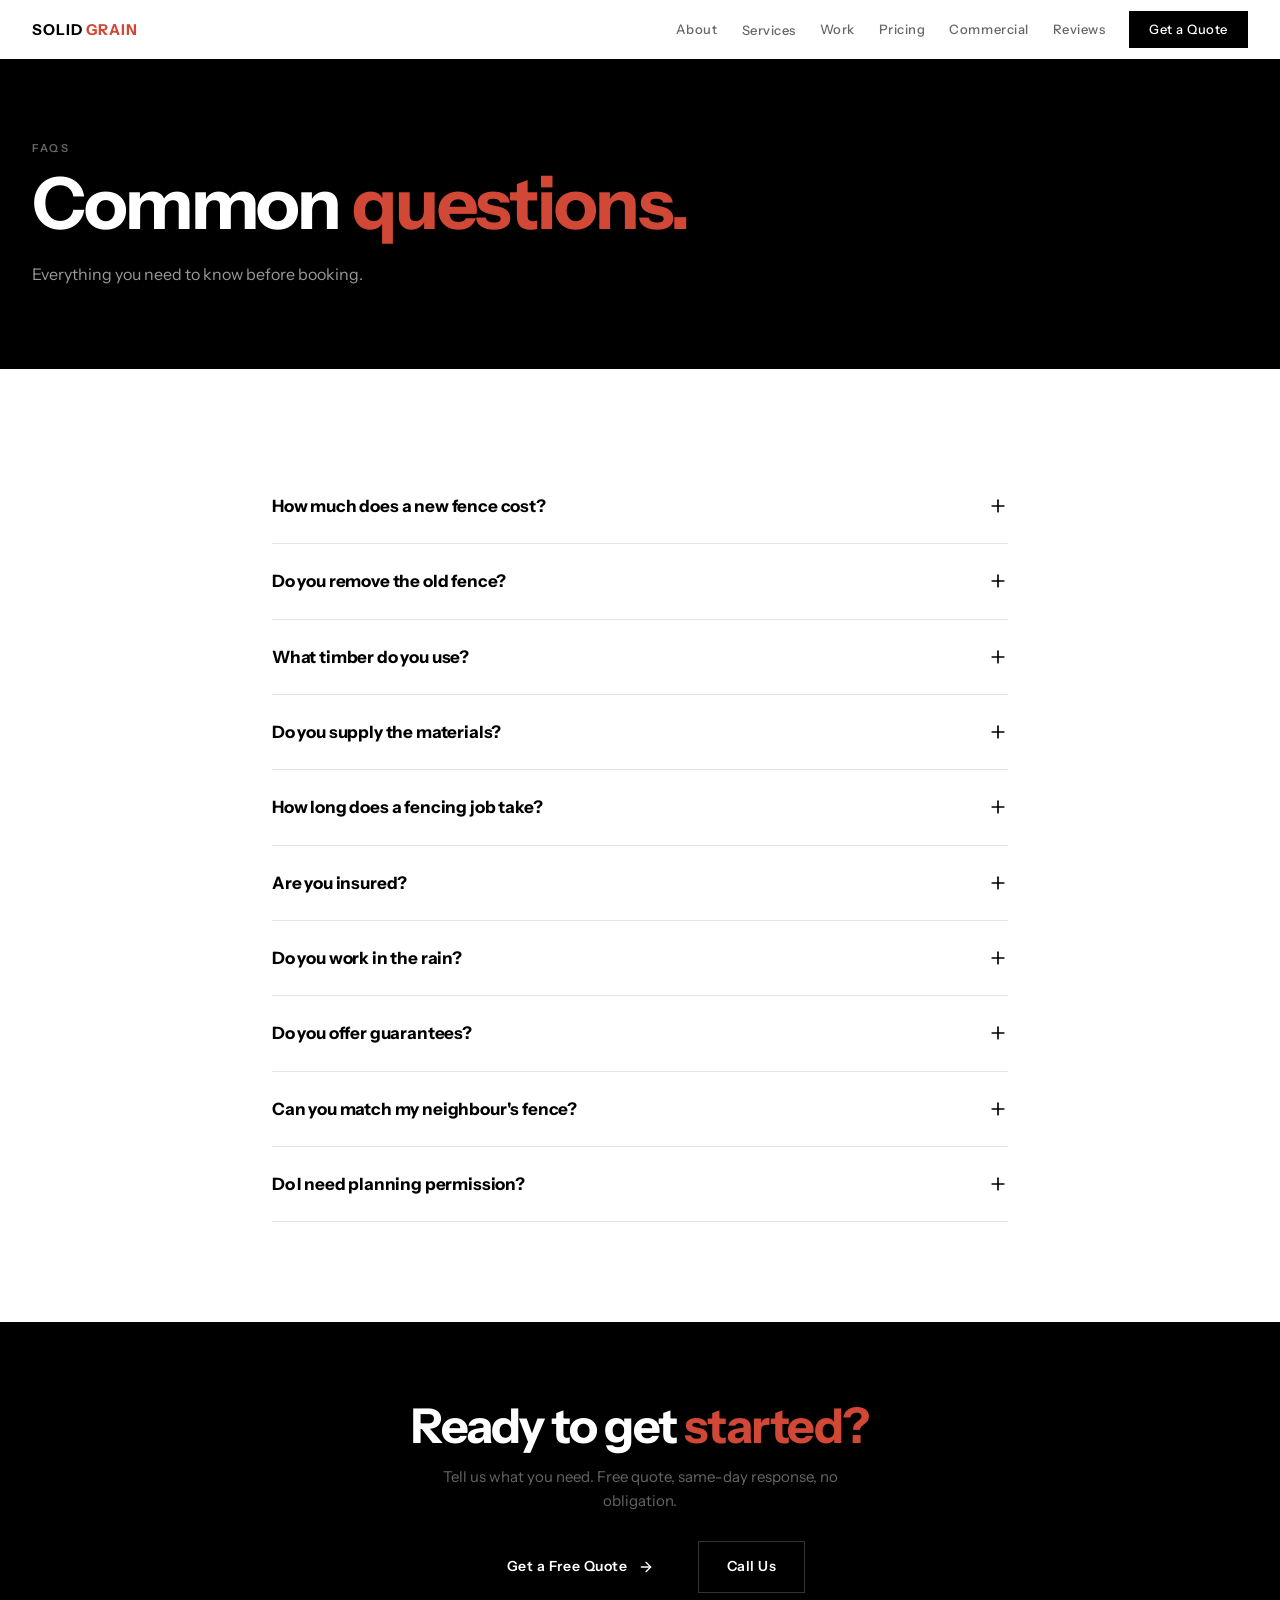
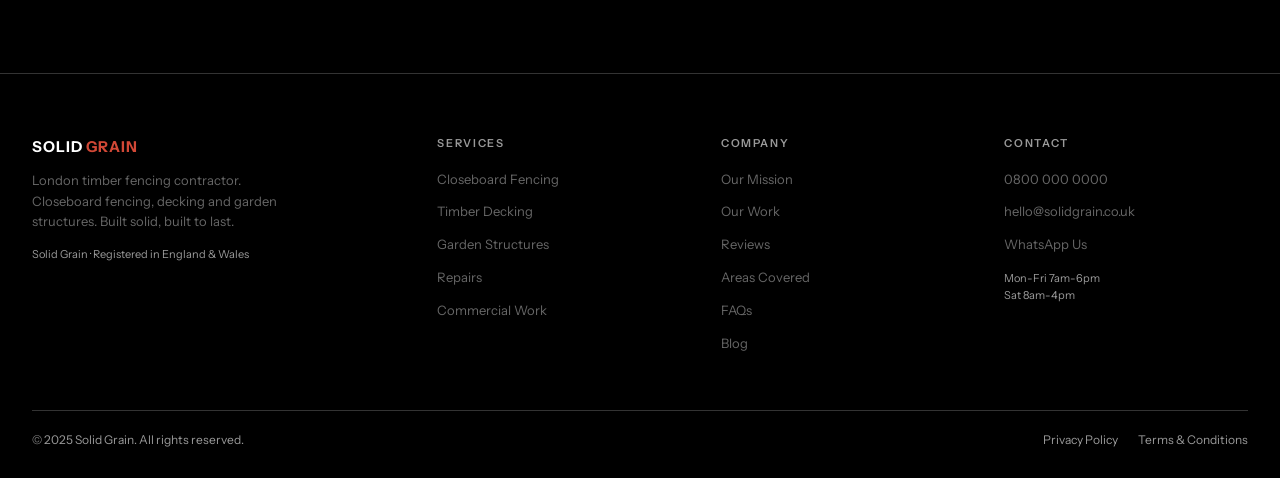
<file: faq.html>
<!DOCTYPE html>
<html lang="en">
<head>
<meta charset="UTF-8">
<meta name="viewport" content="width=device-width, initial-scale=1.0">
<title>FAQs — Solid Grain</title>
<meta name="description" content="Frequently asked questions about fencing, decking and outdoor work.">
<meta name="theme-color" content="#000000">
<link rel="preconnect" href="https://fonts.googleapis.com">
<link rel="preconnect" href="https://fonts.gstatic.com" crossorigin>
<link href="https://fonts.googleapis.com/css2?family=Instrument+Sans:wght@400;500;600;700&display=swap" rel="stylesheet">
<style>
/* ═══════════════════════════════════════════════════════
   SOLID GRAIN — SHARED STYLESHEET
   Pentagram style: Black · White · Red · Flat · Utilitarian
   ═══════════════════════════════════════════════════════ */
*,*::before,*::after{margin:0;padding:0;box-sizing:border-box}
:root{--black:#000;--white:#FFF;--red:#D14836;--g1:#111;--g2:#1A1A1A;--g3:#333;--g4:#666;--g5:#999;--g6:#E5E5E5;--g7:#F5F5F5;--font:'Instrument Sans',sans-serif;--mw:1320px;--hh:60px}
html{scroll-behavior:smooth}
body{font-family:var(--font);font-weight:400;color:var(--black);background:var(--white);line-height:1.55;-webkit-font-smoothing:antialiased}
a{color:inherit;text-decoration:none}ul{list-style:none}img{max-width:100%;display:block}
::selection{background:var(--red);color:var(--white)}
.ctr{max-width:var(--mw);margin:0 auto;padding:0 32px}

/* ── HEADER ── */
.hdr{position:fixed;top:0;left:0;right:0;z-index:1000;height:var(--hh);background:var(--white);border-bottom:1px solid var(--black)}
.hdr-in{max-width:var(--mw);margin:0 auto;padding:0 32px;height:100%;display:flex;align-items:center;justify-content:space-between}
.logo{font-size:15px;font-weight:700;letter-spacing:.06em;text-transform:uppercase}.logo span{color:var(--red)}
.nav{display:flex;align-items:center;gap:24px}
.nav a{font-size:13px;font-weight:500;letter-spacing:.04em;color:var(--g4);transition:color .2s;position:relative}.nav a:hover,.nav a.active{color:var(--black)}
.nav a.active::after{content:'';position:absolute;bottom:-2px;left:0;right:0;height:1px;background:var(--red)}
.nav-q{color:var(--white)!important;background:var(--black);padding:8px 20px;font-weight:600;transition:background .2s}.nav-q:hover{background:var(--red)}.nav-q.active::after{display:none}
/* Dropdown */
.nav-drop{position:relative}
.nav-drop:hover .drop-menu{display:block}
.drop-menu{display:none;position:absolute;top:100%;left:-12px;background:var(--white);border:1px solid var(--black);min-width:200px;padding:8px 0;z-index:100}
.drop-menu a{display:block;padding:8px 16px;font-size:12px;font-weight:500;letter-spacing:.04em;color:var(--g4);transition:all .15s}.drop-menu a:hover{background:var(--g7);color:var(--black)}
.drop-menu a.active::after{display:none}
/* Burger */
.burger{display:none;background:0 0;border:0;cursor:pointer;padding:6px}.burger svg{display:block}
.mnav{display:none;position:fixed;top:var(--hh);left:0;right:0;bottom:0;background:var(--white);z-index:999;padding:32px;border-top:1px solid var(--black);overflow-y:auto}
.mnav.open{display:flex;flex-direction:column}
.mnav a{font-size:24px;font-weight:700;letter-spacing:-.02em;padding:14px 0;border-bottom:1px solid var(--g6);color:var(--black)}.mnav a:last-child{border-bottom:0}.mnav a:hover{color:var(--red)}
.mnav-sub{padding-left:20px}.mnav-sub a{font-size:16px;font-weight:500;color:var(--g4)}
@media(max-width:900px){.nav{display:none}.burger{display:block}}

/* ── BUTTONS ── */
.btn-b{display:inline-flex;align-items:center;gap:10px;font-size:14px;font-weight:600;letter-spacing:.04em;color:var(--white);background:var(--black);padding:14px 32px;transition:background .2s;border:0;cursor:pointer;font-family:var(--font)}.btn-b:hover{background:var(--red)}
.btn-b svg{transition:transform .2s}.btn-b:hover svg{transform:translateX(4px)}
.btn-o{display:inline-flex;align-items:center;gap:8px;font-size:14px;font-weight:600;letter-spacing:.04em;color:var(--black);background:0 0;padding:14px 28px;border:1px solid var(--black);transition:all .2s;cursor:pointer;font-family:var(--font)}.btn-o:hover{background:var(--black);color:var(--white)}
.btn-r{display:inline-flex;align-items:center;gap:10px;font-size:14px;font-weight:600;letter-spacing:.04em;color:var(--white);background:var(--red);padding:14px 32px;transition:background .2s;border:0;cursor:pointer;font-family:var(--font)}.btn-r:hover{background:var(--black)}

/* ── SECTION GLOBALS ── */
.sn{font-size:11px;font-weight:600;letter-spacing:.2em;text-transform:uppercase;color:var(--g5);margin-bottom:12px}
.sh{font-size:clamp(36px,5vw,64px);font-weight:700;line-height:.95;letter-spacing:-.03em;margin-bottom:24px}.sh em{font-style:normal;color:var(--red)}
.s-intro{font-size:16px;color:var(--g4);max-width:540px;line-height:1.65}

/* ── PAGE HERO (inner pages) ── */
.page-hero{padding:calc(var(--hh) + 80px) 0 80px;border-bottom:1px solid var(--black)}
.page-hero.dark{background:var(--black);color:var(--white)}
.page-hero.dark .sn{color:var(--g4)}
.page-hero.dark .sh{color:var(--white)}
.page-hero.dark .s-intro{color:var(--g5)}
.page-hero-split{display:grid;grid-template-columns:1fr 1fr;gap:0;min-height:480px}
.page-hero-split .ph-text{padding:calc(var(--hh) + 60px) 48px 60px;display:flex;flex-direction:column;justify-content:flex-end}
.page-hero-split .ph-img{position:relative;overflow:hidden;border-left:1px solid var(--black)}.page-hero-split .ph-img img{position:absolute;inset:0;width:100%;height:100%;object-fit:cover}
@media(max-width:768px){.page-hero-split{grid-template-columns:1fr}.page-hero-split .ph-img{min-height:300px;border-left:0;border-top:1px solid var(--black)}}

/* ── TICKER ── */
.tick{background:var(--black);overflow:hidden;padding:14px 0;border-bottom:1px solid var(--g3)}
.tick-tr{display:flex;animation:scr 20s linear infinite;width:max-content}
.tick-i{font-size:13px;font-weight:600;letter-spacing:.15em;text-transform:uppercase;color:var(--white);white-space:nowrap;padding:0 32px}
.tick-d{color:var(--red);padding:0 8px}
@keyframes scr{from{transform:translateX(0)}to{transform:translateX(-33.333%)}}

/* ── CONTENT SECTIONS ── */
.section{padding:100px 0;border-bottom:1px solid var(--black)}
.section.dark{background:var(--black);color:var(--white)}
.section.dark .sn{color:var(--g4)}
.section.dark .sh{color:var(--white)}
.section.dark .s-intro{color:var(--g5)}
.section.grey{background:var(--g7)}
.section.no-border{border-bottom:0}

/* ── GRID LAYOUTS ── */
.grid-2{display:grid;grid-template-columns:1fr 1fr;gap:48px}
.grid-3{display:grid;grid-template-columns:repeat(3,1fr);gap:24px}
.grid-4{display:grid;grid-template-columns:repeat(4,1fr);gap:24px}
@media(max-width:900px){.grid-2{grid-template-columns:1fr}.grid-3{grid-template-columns:1fr 1fr}.grid-4{grid-template-columns:1fr 1fr}}
@media(max-width:480px){.grid-3,.grid-4{grid-template-columns:1fr}}

/* ── CARDS ── */
.card{border:1px solid var(--g6);transition:transform .3s,box-shadow .3s}
.card:hover{transform:translateY(-3px);box-shadow:0 8px 30px rgba(0,0,0,.06)}
.card-img{height:240px;overflow:hidden;position:relative;background:var(--g7)}.card-img img{width:100%;height:100%;object-fit:cover;transition:transform .5s}.card:hover .card-img img{transform:scale(1.04)}
.card-body{padding:28px 24px}
.card-tag{font-size:10px;font-weight:600;letter-spacing:.12em;text-transform:uppercase;color:var(--red);margin-bottom:8px}
.card-title{font-size:20px;font-weight:700;letter-spacing:-.02em;line-height:1.2;margin-bottom:8px}
.card-text{font-size:14px;color:var(--g4);line-height:1.6}
.card-link{display:inline-flex;align-items:center;gap:6px;font-size:13px;font-weight:600;letter-spacing:.04em;color:var(--black);margin-top:16px;transition:color .2s}.card-link:hover{color:var(--red)}
.card-link svg{transition:transform .2s}.card-link:hover svg{transform:translateX(4px)}

/* ── IMAGE BAND ── */
.img-band{height:50vh;min-height:360px;max-height:540px;overflow:hidden;position:relative;border-bottom:1px solid var(--black)}
.img-band img{width:100%;height:100%;object-fit:cover}
.img-band-ov{position:absolute;inset:0;background:rgba(0,0,0,.4);display:flex;align-items:center;justify-content:center}
.img-band-tx{color:var(--white);text-align:center;padding:20px}
.img-band-tx h2{font-size:clamp(28px,4vw,52px);font-weight:700;line-height:.95;letter-spacing:-.03em}.img-band-tx h2 em{font-style:normal;color:var(--red)}
.img-band-tx p{font-size:15px;color:rgba(255,255,255,.65);margin-top:14px;max-width:400px;margin-left:auto;margin-right:auto;line-height:1.6}

/* ── GALLERY GRID ── */
.gal-grid{display:grid;grid-template-columns:repeat(3,1fr);gap:4px}
@media(max-width:768px){.gal-grid{grid-template-columns:1fr 1fr}}
@media(max-width:480px){.gal-grid{grid-template-columns:1fr}}
.gal-cell{overflow:hidden;position:relative;height:280px}
.gal-cell img{width:100%;height:100%;object-fit:cover;transition:transform .5s}.gal-cell:hover img{transform:scale(1.05)}
.gal-cell.tall{grid-row:span 2;height:auto}
.gal-label{position:absolute;bottom:12px;left:12px;font-size:10px;font-weight:600;letter-spacing:.1em;text-transform:uppercase;color:var(--white);background:rgba(0,0,0,.6);padding:4px 10px;backdrop-filter:blur(4px)}

/* ── SPLIT SECTION ── */
.split{display:grid;grid-template-columns:1fr 1fr;border-bottom:1px solid var(--black)}
@media(max-width:768px){.split{grid-template-columns:1fr}}
.split-dark{background:var(--black);padding:80px 48px;display:flex;flex-direction:column;justify-content:center}
.split-dark .sn{color:var(--g4)}
.split-light{background:var(--white);padding:80px 48px;display:flex;flex-direction:column;justify-content:center}

/* ── WHY ITEMS ── */
.why-i{display:flex;gap:20px;align-items:flex-start;margin-bottom:32px}
.why-i:last-child{margin-bottom:0}
.why-mk{width:28px;height:2px;background:var(--red);margin-top:10px;flex-shrink:0}
.why-it{font-size:16px;font-weight:700;letter-spacing:-.01em;margin-bottom:4px}
.why-tx{font-size:14px;color:var(--g4);line-height:1.6}

/* ── PROCESS STEPS ── */
.prc-g{display:grid;grid-template-columns:repeat(4,1fr);gap:0}
@media(max-width:768px){.prc-g{grid-template-columns:1fr 1fr}}
@media(max-width:480px){.prc-g{grid-template-columns:1fr}}
.prc-s{padding:40px 28px;border-left:1px solid var(--g6)}.prc-s:first-child{border-left:1px solid var(--black)}
.prc-nm{font-size:64px;font-weight:700;letter-spacing:-.04em;color:var(--g6);line-height:1;margin-bottom:20px}.prc-s:hover .prc-nm{color:var(--red)}
.prc-ti{font-size:18px;font-weight:700;letter-spacing:-.01em;margin-bottom:8px}
.prc-tx{font-size:14px;color:var(--g4);line-height:1.6}

/* ── REVIEWS ── */
.rev-card{padding:36px 28px;border-left:1px solid var(--g6)}
.rev-card:first-child{border-left:1px solid var(--black)}
.rev-st{font-size:14px;color:var(--red);letter-spacing:2px;margin-bottom:16px}
.rev-tx{font-size:15px;line-height:1.65;margin-bottom:20px;font-style:italic}
.rev-au{font-size:13px;font-weight:700;letter-spacing:.04em}
.rev-lo{font-size:12px;color:var(--g5);margin-top:2px}
.rev-svc{font-size:11px;font-weight:600;letter-spacing:.08em;text-transform:uppercase;color:var(--red);margin-top:8px}

/* ── AREA TAGS ── */
.area-t{font-size:12px;font-weight:600;letter-spacing:.06em;text-transform:uppercase;padding:8px 16px;border:1px solid var(--g6);color:var(--g4);transition:all .2s;display:inline-block;margin:0 6px 6px 0}
.area-t:hover{border-color:var(--black);color:var(--black);background:var(--g7)}

/* ── FAQ ── */
.faq-item{border-bottom:1px solid var(--g6);padding:24px 0}
.faq-q{font-size:17px;font-weight:700;letter-spacing:-.01em;cursor:pointer;display:flex;justify-content:space-between;align-items:center;gap:16px}
.faq-q svg{flex-shrink:0;transition:transform .3s}
.faq-item.open .faq-q svg{transform:rotate(45deg)}
.faq-a{max-height:0;overflow:hidden;transition:max-height .4s ease,padding .3s;font-size:15px;color:var(--g4);line-height:1.65}
.faq-item.open .faq-a{max-height:500px;padding-top:16px}

/* ── CONTACT FORM ── */
.fr{display:grid;grid-template-columns:1fr 1fr;gap:16px;margin-bottom:16px}
@media(max-width:480px){.fr{grid-template-columns:1fr}}
.fg{margin-bottom:16px}
.fl{display:block;font-size:10px;font-weight:600;letter-spacing:.18em;text-transform:uppercase;color:var(--g5);margin-bottom:6px}
.fi,.fsel,.fta{width:100%;padding:12px 0;background:0 0;border:0;border-bottom:1px solid var(--g6);color:var(--black);font-family:var(--font);font-size:15px;font-weight:500;outline:0;transition:border-color .2s;border-radius:0;-webkit-appearance:none}
.fi:focus,.fsel:focus,.fta:focus{border-color:var(--black)}
.fta{min-height:80px;resize:vertical;border:1px solid var(--g6);padding:12px;margin-top:4px}.fta:focus{border-color:var(--black)}
.fsel{cursor:pointer;color:var(--g4)}
.fbtn{width:100%;padding:16px;background:var(--black);color:var(--white);font-family:var(--font);font-size:14px;font-weight:600;letter-spacing:.06em;text-transform:uppercase;border:0;cursor:pointer;transition:background .2s;margin-top:8px}.fbtn:hover{background:var(--red)}
.fnote{font-size:12px;color:var(--g5);margin-top:12px}
/* White form variant */
.form-white .fi,.form-white .fsel,.form-white .fta{border-color:var(--g3);color:var(--white)}
.form-white .fi:focus,.form-white .fsel:focus,.form-white .fta:focus{border-color:var(--red)}
.form-white .fl{color:var(--g5)}
.form-white .fsel{color:var(--g5)}

/* ── STAT BLOCKS ── */
.stat{text-align:center;padding:32px 20px}
.stat-num{font-size:48px;font-weight:700;letter-spacing:-.04em;line-height:1;color:var(--red)}
.stat-label{font-size:13px;font-weight:500;color:var(--g4);margin-top:8px}

/* ── BLOG ── */
.blog-card .card-date{font-size:11px;font-weight:600;letter-spacing:.08em;text-transform:uppercase;color:var(--g5);margin-bottom:8px}
.blog-card .card-excerpt{font-size:14px;color:var(--g4);line-height:1.6;margin-top:8px}

/* ── FOOTER ── */
.ftr{background:var(--black);padding:60px 0 28px;border-top:1px solid var(--black)}
.ftr-grid{display:grid;grid-template-columns:1.5fr 1fr 1fr 1fr;gap:40px}
@media(max-width:768px){.ftr-grid{grid-template-columns:1fr 1fr}}
@media(max-width:480px){.ftr-grid{grid-template-columns:1fr}}
.ftr-b{font-size:15px;font-weight:700;letter-spacing:.06em;text-transform:uppercase;color:var(--white)}.ftr-b span{color:var(--red)}
.ftr-desc{font-size:13px;color:var(--g4);line-height:1.6;margin-top:12px;max-width:280px}
.ftr-reg{font-size:11px;color:var(--g5);margin-top:14px}
.ftr-col-t{font-size:11px;font-weight:600;letter-spacing:.15em;text-transform:uppercase;color:var(--g5);margin-bottom:14px}
.ftr-links li{margin-bottom:8px}.ftr-links a{font-size:13px;color:var(--g4);transition:color .2s}.ftr-links a:hover{color:var(--red)}
.ftr-bot{margin-top:48px;padding-top:20px;border-top:1px solid var(--g3);display:flex;justify-content:space-between;align-items:center;flex-wrap:wrap;gap:12px}
.ftr-cp{font-size:12px;color:var(--g5)}
.ftr-legal{display:flex;gap:20px}.ftr-legal a{font-size:12px;color:var(--g5);transition:color .2s}.ftr-legal a:hover{color:var(--red)}

/* ── CTA BAND ── */
.cta-band{background:var(--black);padding:80px 0;text-align:center;border-bottom:1px solid var(--g3)}
.cta-band h2{font-size:clamp(28px,4vw,48px);font-weight:700;line-height:.95;letter-spacing:-.03em;color:var(--white);margin-bottom:16px}
.cta-band h2 em{font-style:normal;color:var(--red)}
.cta-band p{font-size:15px;color:var(--g4);margin-bottom:28px;max-width:400px;margin-left:auto;margin-right:auto;line-height:1.6}
.cta-band .btn-group{display:flex;gap:12px;justify-content:center;flex-wrap:wrap}

/* ── REVEAL ── */
.rv{opacity:0;transform:translateY(20px);transition:opacity .6s ease,transform .6s ease}.rv.vis{opacity:1;transform:translateY(0)}

/* ── BREADCRUMB ── */
.bread{padding-top:calc(var(--hh) + 20px);padding-bottom:0;font-size:12px;color:var(--g5);display:flex;align-items:center;gap:6px}
.bread a{color:var(--g5);transition:color .2s}.bread a:hover{color:var(--black)}
.bread-sep{color:var(--g6)}


</style>
</head>
<body>
<header class="hdr">
  <div class="hdr-in">
    <a href="index.html" class="logo">Solid <span>Grain</span></a>
    <nav class="nav">
      <a href="about.html">About</a>
      <div class="nav-drop">
        <a href="services.html">Services</a>
        <div class="drop-menu">
          <a href="fencing.html">Closeboard Fencing</a>
          <a href="decking.html">Timber Decking</a>
          <a href="structures.html">Garden Structures</a>
          <a href="repairs.html">Repairs &amp; Maintenance</a>
        </div>
      </div>
      <a href="gallery.html">Work</a>
      <a href="pricing.html">Pricing</a>
      <a href="commercial.html">Commercial</a>
      <a href="reviews.html">Reviews</a>
      <a href="contact.html" class="nav-q">Get a Quote</a>
    </nav>
    <button class="burger" onclick="toggleMobileNav()" aria-label="Menu">
      <svg width="24" height="24" viewBox="0 0 24 24" fill="none" stroke="#000" stroke-width="2" stroke-linecap="round"><line x1="3" y1="6" x2="21" y2="6"/><line x1="3" y1="12" x2="21" y2="12"/><line x1="3" y1="18" x2="21" y2="18"/></svg>
    </button>
  </div>
</header>
<nav class="mnav" id="mobileNav">
  <a href="index.html" onclick="closeMobileNav()">Home</a>
  <a href="about.html" onclick="closeMobileNav()">About</a>
  <a href="services.html" onclick="closeMobileNav()">Services</a>
  <div class="mnav-sub">
    <a href="fencing.html" onclick="closeMobileNav()">Closeboard Fencing</a>
    <a href="decking.html" onclick="closeMobileNav()">Timber Decking</a>
    <a href="structures.html" onclick="closeMobileNav()">Garden Structures</a>
    <a href="repairs.html" onclick="closeMobileNav()">Repairs</a>
  </div>
  <a href="gallery.html" onclick="closeMobileNav()">Our Work</a>
  <a href="pricing.html" onclick="closeMobileNav()">Pricing</a>
  <a href="commercial.html" onclick="closeMobileNav()">Commercial</a>
  <a href="reviews.html" onclick="closeMobileNav()">Reviews</a>
  <a href="areas.html" onclick="closeMobileNav()">Areas</a>
  <a href="faq.html" onclick="closeMobileNav()">FAQs</a>
  <a href="blog.html" onclick="closeMobileNav()">Blog</a>
  <a href="contact.html" onclick="closeMobileNav()">Get a Quote</a>
</nav>

<section class="page-hero dark"><div class="ctr"><div class="sn">FAQs</div><h1 class="sh" style="font-size:clamp(40px,6vw,72px)">Common <em>questions.</em></h1><p class="s-intro">Everything you need to know before booking.</p></div></section>
<section class="section"><div class="ctr" style="max-width:800px"><div class="faq-item"><div class="faq-q">How much does a new fence cost?<svg width="20" height="20" viewBox="0 0 24 24" fill="none" stroke="currentColor" stroke-width="2" stroke-linecap="round"><line x1="12" y1="5" x2="12" y2="19"/><line x1="5" y1="12" x2="19" y2="12"/></svg></div><div class="faq-a">Depends on length, height, post type and access. Rough guide: standard 6ft closeboard with concrete posts runs £80-£110 per metre supply and install. We always provide a clear, itemised quote.</div></div><div class="faq-item"><div class="faq-q">Do you remove the old fence?<svg width="20" height="20" viewBox="0 0 24 24" fill="none" stroke="currentColor" stroke-width="2" stroke-linecap="round"><line x1="12" y1="5" x2="12" y2="19"/><line x1="5" y1="12" x2="19" y2="12"/></svg></div><div class="faq-a">Yes. All old fencing, posts and concrete removed and disposed of as part of the job.</div></div><div class="faq-item"><div class="faq-q">What timber do you use?<svg width="20" height="20" viewBox="0 0 24 24" fill="none" stroke="currentColor" stroke-width="2" stroke-linecap="round"><line x1="12" y1="5" x2="12" y2="19"/><line x1="5" y1="12" x2="19" y2="12"/></svg></div><div class="faq-a">Pressure-treated softwood on every job. Protected against rot, insects and fungal decay.</div></div><div class="faq-item"><div class="faq-q">Do you supply the materials?<svg width="20" height="20" viewBox="0 0 24 24" fill="none" stroke="currentColor" stroke-width="2" stroke-linecap="round"><line x1="12" y1="5" x2="12" y2="19"/><line x1="5" y1="12" x2="19" y2="12"/></svg></div><div class="faq-a">Yes. All materials included in our quote. You don't source anything.</div></div><div class="faq-item"><div class="faq-q">How long does a fencing job take?<svg width="20" height="20" viewBox="0 0 24 24" fill="none" stroke="currentColor" stroke-width="2" stroke-linecap="round"><line x1="12" y1="5" x2="12" y2="19"/><line x1="5" y1="12" x2="19" y2="12"/></svg></div><div class="faq-a">Typical residential fence (10-20m) takes 1-2 days. Larger jobs may take longer.</div></div><div class="faq-item"><div class="faq-q">Are you insured?<svg width="20" height="20" viewBox="0 0 24 24" fill="none" stroke="currentColor" stroke-width="2" stroke-linecap="round"><line x1="12" y1="5" x2="12" y2="19"/><line x1="5" y1="12" x2="19" y2="12"/></svg></div><div class="faq-a">Yes. £2 million public liability. Certificate available on request.</div></div><div class="faq-item"><div class="faq-q">Do you work in the rain?<svg width="20" height="20" viewBox="0 0 24 24" fill="none" stroke="currentColor" stroke-width="2" stroke-linecap="round"><line x1="12" y1="5" x2="12" y2="19"/><line x1="5" y1="12" x2="19" y2="12"/></svg></div><div class="faq-a">Light rain is fine. Heavy rain or waterlogged ground — we reschedule and let you know early.</div></div><div class="faq-item"><div class="faq-q">Do you offer guarantees?<svg width="20" height="20" viewBox="0 0 24 24" fill="none" stroke="currentColor" stroke-width="2" stroke-linecap="round"><line x1="12" y1="5" x2="12" y2="19"/><line x1="5" y1="12" x2="19" y2="12"/></svg></div><div class="faq-a">Yes. If there's a workmanship issue, we come back and sort it at no cost.</div></div><div class="faq-item"><div class="faq-q">Can you match my neighbour's fence?<svg width="20" height="20" viewBox="0 0 24 24" fill="none" stroke="currentColor" stroke-width="2" stroke-linecap="round"><line x1="12" y1="5" x2="12" y2="19"/><line x1="5" y1="12" x2="19" y2="12"/></svg></div><div class="faq-a">Usually yes. Closeboard is standard construction, matching is straightforward.</div></div><div class="faq-item"><div class="faq-q">Do I need planning permission?<svg width="20" height="20" viewBox="0 0 24 24" fill="none" stroke="currentColor" stroke-width="2" stroke-linecap="round"><line x1="12" y1="5" x2="12" y2="19"/><line x1="5" y1="12" x2="19" y2="12"/></svg></div><div class="faq-a">Standard garden fences up to 2m don't usually need permission. Under 1m next to a highway. We advise if your situation differs.</div></div></div></section>

<div class="cta-band">
  <h2>Ready to get <em>started?</em></h2>
  <p>Tell us what you need. Free quote, same-day response, no obligation.</p>
  <div class="btn-group">
    <a href="contact.html" class="btn-b">Get a Free Quote <svg width="16" height="16" viewBox="0 0 24 24" fill="none" stroke="currentColor" stroke-width="2" stroke-linecap="round" stroke-linejoin="round"><path d="M5 12h14"/><path d="M12 5l7 7-7 7"/></svg></a>
    <a href="tel:08000000000" class="btn-o" style="color:var(--white);border-color:var(--g3)">Call Us</a>
  </div>
</div>
<footer class="ftr">
  <div class="ctr">
    <div class="ftr-grid">
      <div>
        <div class="ftr-b">Solid <span>Grain</span></div>
        <p class="ftr-desc">London timber fencing contractor. Closeboard fencing, decking and garden structures. Built solid, built to last.</p>
        <div class="ftr-reg">Solid Grain &middot; Registered in England &amp; Wales</div>
      </div>
      <div>
        <div class="ftr-col-t">Services</div>
        <ul class="ftr-links">
          <li><a href="fencing.html">Closeboard Fencing</a></li>
          <li><a href="decking.html">Timber Decking</a></li>
          <li><a href="structures.html">Garden Structures</a></li>
          <li><a href="repairs.html">Repairs</a></li>
          <li><a href="commercial.html">Commercial Work</a></li>
        </ul>
      </div>
      <div>
        <div class="ftr-col-t">Company</div>
        <ul class="ftr-links">
          <li><a href="about.html">Our Mission</a></li>
          <li><a href="gallery.html">Our Work</a></li>
          <li><a href="reviews.html">Reviews</a></li>
          <li><a href="areas.html">Areas Covered</a></li>
          <li><a href="faq.html">FAQs</a></li>
          <li><a href="blog.html">Blog</a></li>
        </ul>
      </div>
      <div>
        <div class="ftr-col-t">Contact</div>
        <ul class="ftr-links">
          <li><a href="tel:08000000000">0800 000 0000</a></li>
          <li><a href="mailto:hello@solidgrain.co.uk">hello@solidgrain.co.uk</a></li>
          <li><a href="#">WhatsApp Us</a></li>
        </ul>
        <div style="margin-top:14px;font-size:11px;color:var(--g5)">Mon-Fri 7am-6pm<br>Sat 8am-4pm</div>
      </div>
    </div>
    <div class="ftr-bot">
      <div class="ftr-cp">&copy; 2025 Solid Grain. All rights reserved.</div>
      <div class="ftr-legal">
        <a href="#">Privacy Policy</a>
        <a href="#">Terms &amp; Conditions</a>
      </div>
    </div>
  </div>
</footer>
<script>
/* SOLID GRAIN — Shared JS */
function toggleMobileNav(){document.getElementById('mobileNav').classList.toggle('open')}
function closeMobileNav(){document.getElementById('mobileNav').classList.remove('open')}

/* Scroll reveal */
document.addEventListener('DOMContentLoaded',function(){
  var obs=new IntersectionObserver(function(e){e.forEach(function(en){if(en.isIntersecting){en.target.classList.add('vis');obs.unobserve(en.target)}})},{threshold:.08});
  document.querySelectorAll('.rv').forEach(function(el){obs.observe(el)});

  /* FAQ toggle */
  document.querySelectorAll('.faq-q').forEach(function(q){
    q.addEventListener('click',function(){
      this.closest('.faq-item').classList.toggle('open');
    });
  });
});

/* Form submit (Formspree fallback) */
function handleSubmit(e){
  e.preventDefault();
  var b=e.target.querySelector('.fbtn');
  b.textContent="Sent — we'll be in touch shortly.";
  b.style.background='#D14836';
  b.disabled=true;
  setTimeout(function(){b.textContent='Send Quote Request';b.style.background='';b.disabled=false;e.target.reset()},4000);
}

</script>
</body>
</html>
</file>
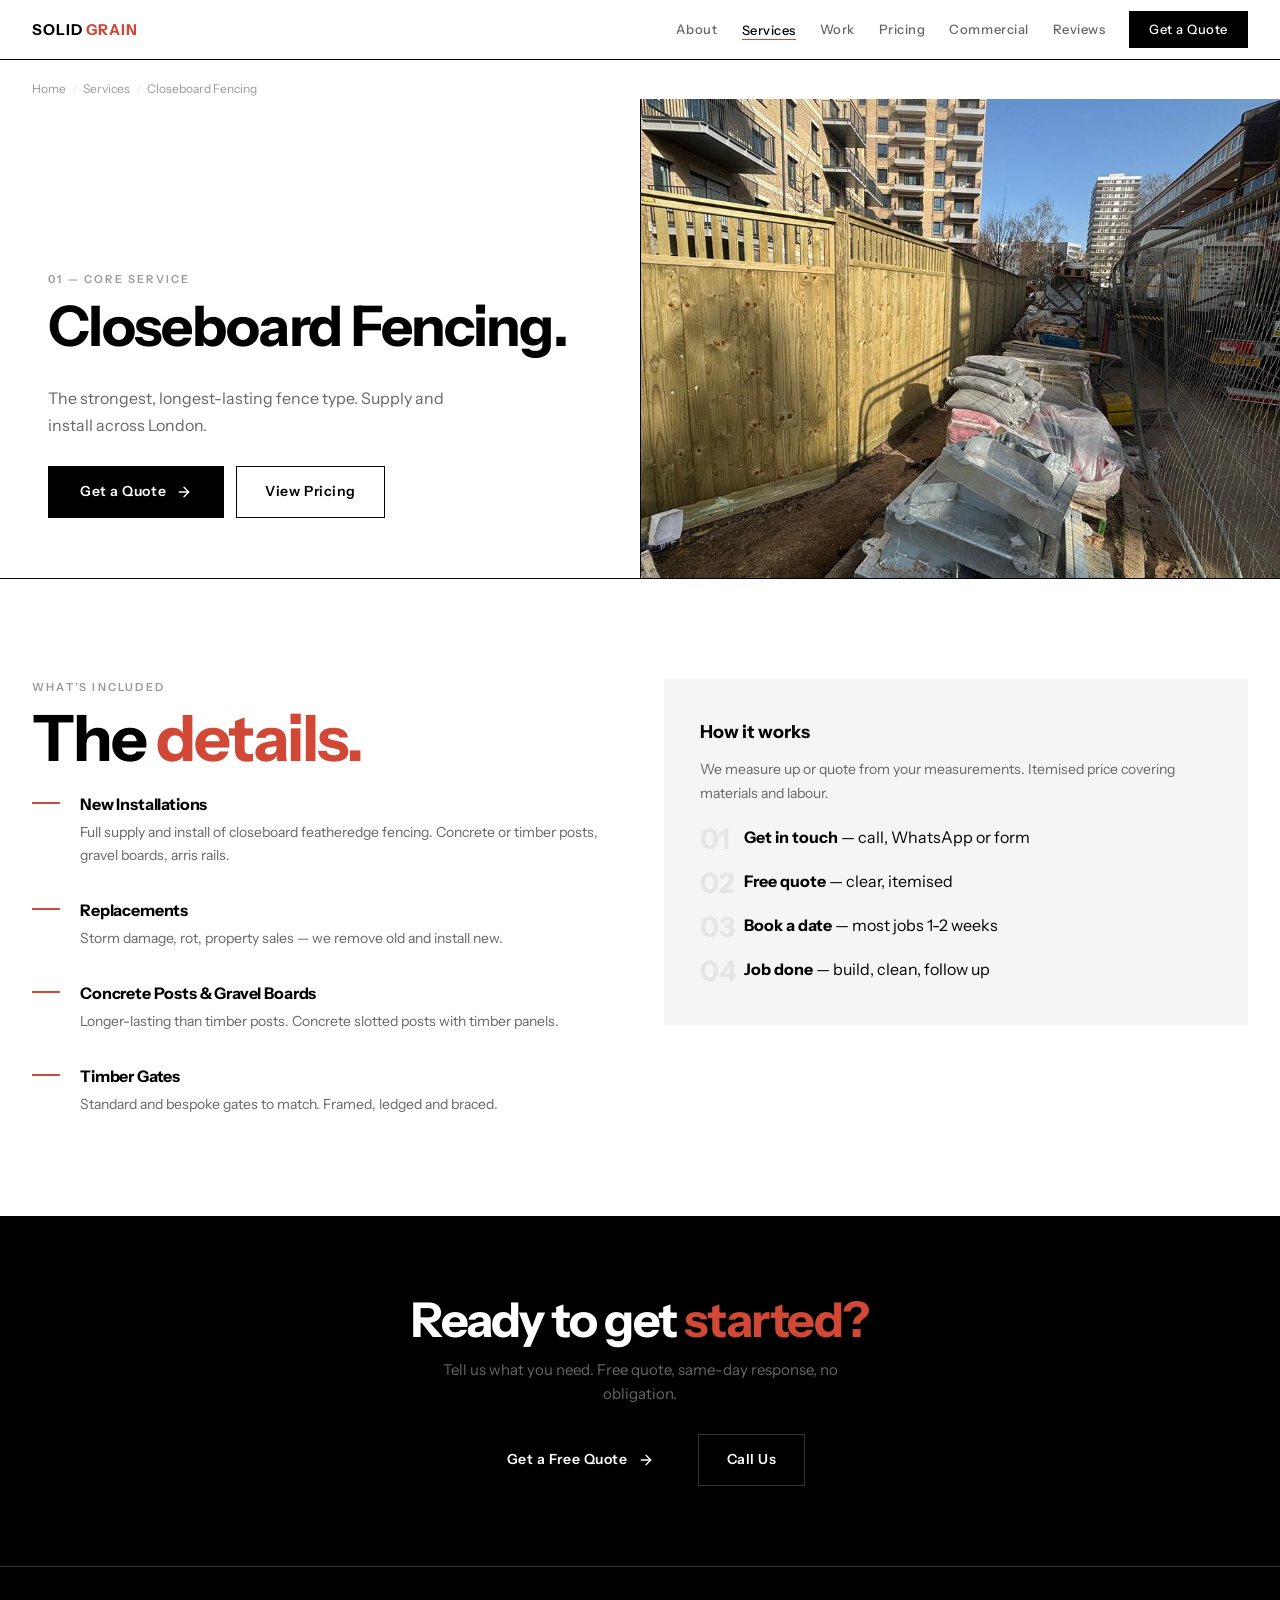
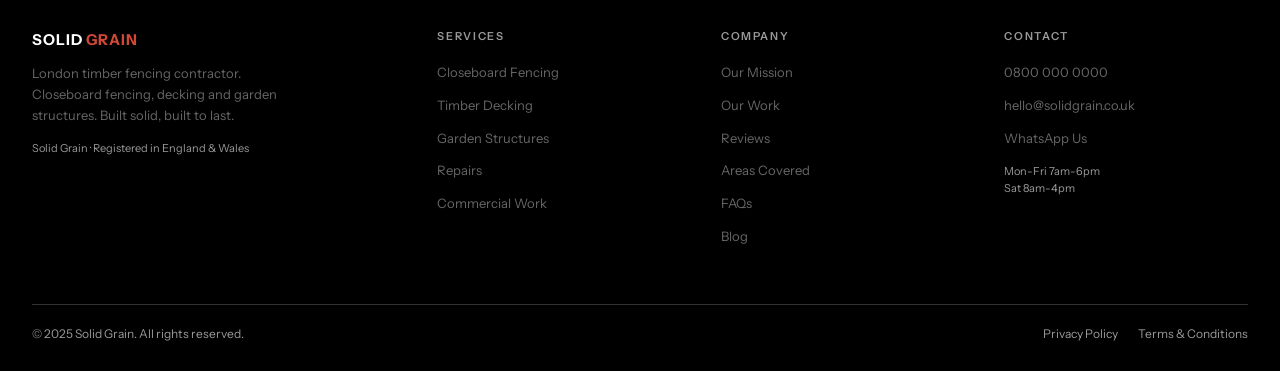
<file: fencing.html>
<!DOCTYPE html>
<html lang="en">
<head>
<meta charset="UTF-8">
<meta name="viewport" content="width=device-width, initial-scale=1.0">
<title>Closeboard Fencing — Solid Grain</title>
<meta name="description" content="Closeboard Fencing — The strongest, longest-lasting fence type. Supply and install across London.">
<meta name="theme-color" content="#000000">
<link rel="preconnect" href="https://fonts.googleapis.com">
<link rel="preconnect" href="https://fonts.gstatic.com" crossorigin>
<link href="https://fonts.googleapis.com/css2?family=Instrument+Sans:wght@400;500;600;700&display=swap" rel="stylesheet">
<style>
/* ═══════════════════════════════════════════════════════
   SOLID GRAIN — SHARED STYLESHEET
   Pentagram style: Black · White · Red · Flat · Utilitarian
   ═══════════════════════════════════════════════════════ */
*,*::before,*::after{margin:0;padding:0;box-sizing:border-box}
:root{--black:#000;--white:#FFF;--red:#D14836;--g1:#111;--g2:#1A1A1A;--g3:#333;--g4:#666;--g5:#999;--g6:#E5E5E5;--g7:#F5F5F5;--font:'Instrument Sans',sans-serif;--mw:1320px;--hh:60px}
html{scroll-behavior:smooth}
body{font-family:var(--font);font-weight:400;color:var(--black);background:var(--white);line-height:1.55;-webkit-font-smoothing:antialiased}
a{color:inherit;text-decoration:none}ul{list-style:none}img{max-width:100%;display:block}
::selection{background:var(--red);color:var(--white)}
.ctr{max-width:var(--mw);margin:0 auto;padding:0 32px}

/* ── HEADER ── */
.hdr{position:fixed;top:0;left:0;right:0;z-index:1000;height:var(--hh);background:var(--white);border-bottom:1px solid var(--black)}
.hdr-in{max-width:var(--mw);margin:0 auto;padding:0 32px;height:100%;display:flex;align-items:center;justify-content:space-between}
.logo{font-size:15px;font-weight:700;letter-spacing:.06em;text-transform:uppercase}.logo span{color:var(--red)}
.nav{display:flex;align-items:center;gap:24px}
.nav a{font-size:13px;font-weight:500;letter-spacing:.04em;color:var(--g4);transition:color .2s;position:relative}.nav a:hover,.nav a.active{color:var(--black)}
.nav a.active::after{content:'';position:absolute;bottom:-2px;left:0;right:0;height:1px;background:var(--red)}
.nav-q{color:var(--white)!important;background:var(--black);padding:8px 20px;font-weight:600;transition:background .2s}.nav-q:hover{background:var(--red)}.nav-q.active::after{display:none}
/* Dropdown */
.nav-drop{position:relative}
.nav-drop:hover .drop-menu{display:block}
.drop-menu{display:none;position:absolute;top:100%;left:-12px;background:var(--white);border:1px solid var(--black);min-width:200px;padding:8px 0;z-index:100}
.drop-menu a{display:block;padding:8px 16px;font-size:12px;font-weight:500;letter-spacing:.04em;color:var(--g4);transition:all .15s}.drop-menu a:hover{background:var(--g7);color:var(--black)}
.drop-menu a.active::after{display:none}
/* Burger */
.burger{display:none;background:0 0;border:0;cursor:pointer;padding:6px}.burger svg{display:block}
.mnav{display:none;position:fixed;top:var(--hh);left:0;right:0;bottom:0;background:var(--white);z-index:999;padding:32px;border-top:1px solid var(--black);overflow-y:auto}
.mnav.open{display:flex;flex-direction:column}
.mnav a{font-size:24px;font-weight:700;letter-spacing:-.02em;padding:14px 0;border-bottom:1px solid var(--g6);color:var(--black)}.mnav a:last-child{border-bottom:0}.mnav a:hover{color:var(--red)}
.mnav-sub{padding-left:20px}.mnav-sub a{font-size:16px;font-weight:500;color:var(--g4)}
@media(max-width:900px){.nav{display:none}.burger{display:block}}

/* ── BUTTONS ── */
.btn-b{display:inline-flex;align-items:center;gap:10px;font-size:14px;font-weight:600;letter-spacing:.04em;color:var(--white);background:var(--black);padding:14px 32px;transition:background .2s;border:0;cursor:pointer;font-family:var(--font)}.btn-b:hover{background:var(--red)}
.btn-b svg{transition:transform .2s}.btn-b:hover svg{transform:translateX(4px)}
.btn-o{display:inline-flex;align-items:center;gap:8px;font-size:14px;font-weight:600;letter-spacing:.04em;color:var(--black);background:0 0;padding:14px 28px;border:1px solid var(--black);transition:all .2s;cursor:pointer;font-family:var(--font)}.btn-o:hover{background:var(--black);color:var(--white)}
.btn-r{display:inline-flex;align-items:center;gap:10px;font-size:14px;font-weight:600;letter-spacing:.04em;color:var(--white);background:var(--red);padding:14px 32px;transition:background .2s;border:0;cursor:pointer;font-family:var(--font)}.btn-r:hover{background:var(--black)}

/* ── SECTION GLOBALS ── */
.sn{font-size:11px;font-weight:600;letter-spacing:.2em;text-transform:uppercase;color:var(--g5);margin-bottom:12px}
.sh{font-size:clamp(36px,5vw,64px);font-weight:700;line-height:.95;letter-spacing:-.03em;margin-bottom:24px}.sh em{font-style:normal;color:var(--red)}
.s-intro{font-size:16px;color:var(--g4);max-width:540px;line-height:1.65}

/* ── PAGE HERO (inner pages) ── */
.page-hero{padding:calc(var(--hh) + 80px) 0 80px;border-bottom:1px solid var(--black)}
.page-hero.dark{background:var(--black);color:var(--white)}
.page-hero.dark .sn{color:var(--g4)}
.page-hero.dark .sh{color:var(--white)}
.page-hero.dark .s-intro{color:var(--g5)}
.page-hero-split{display:grid;grid-template-columns:1fr 1fr;gap:0;min-height:480px}
.page-hero-split .ph-text{padding:calc(var(--hh) + 60px) 48px 60px;display:flex;flex-direction:column;justify-content:flex-end}
.page-hero-split .ph-img{position:relative;overflow:hidden;border-left:1px solid var(--black)}.page-hero-split .ph-img img{position:absolute;inset:0;width:100%;height:100%;object-fit:cover}
@media(max-width:768px){.page-hero-split{grid-template-columns:1fr}.page-hero-split .ph-img{min-height:300px;border-left:0;border-top:1px solid var(--black)}}

/* ── TICKER ── */
.tick{background:var(--black);overflow:hidden;padding:14px 0;border-bottom:1px solid var(--g3)}
.tick-tr{display:flex;animation:scr 20s linear infinite;width:max-content}
.tick-i{font-size:13px;font-weight:600;letter-spacing:.15em;text-transform:uppercase;color:var(--white);white-space:nowrap;padding:0 32px}
.tick-d{color:var(--red);padding:0 8px}
@keyframes scr{from{transform:translateX(0)}to{transform:translateX(-33.333%)}}

/* ── CONTENT SECTIONS ── */
.section{padding:100px 0;border-bottom:1px solid var(--black)}
.section.dark{background:var(--black);color:var(--white)}
.section.dark .sn{color:var(--g4)}
.section.dark .sh{color:var(--white)}
.section.dark .s-intro{color:var(--g5)}
.section.grey{background:var(--g7)}
.section.no-border{border-bottom:0}

/* ── GRID LAYOUTS ── */
.grid-2{display:grid;grid-template-columns:1fr 1fr;gap:48px}
.grid-3{display:grid;grid-template-columns:repeat(3,1fr);gap:24px}
.grid-4{display:grid;grid-template-columns:repeat(4,1fr);gap:24px}
@media(max-width:900px){.grid-2{grid-template-columns:1fr}.grid-3{grid-template-columns:1fr 1fr}.grid-4{grid-template-columns:1fr 1fr}}
@media(max-width:480px){.grid-3,.grid-4{grid-template-columns:1fr}}

/* ── CARDS ── */
.card{border:1px solid var(--g6);transition:transform .3s,box-shadow .3s}
.card:hover{transform:translateY(-3px);box-shadow:0 8px 30px rgba(0,0,0,.06)}
.card-img{height:240px;overflow:hidden;position:relative;background:var(--g7)}.card-img img{width:100%;height:100%;object-fit:cover;transition:transform .5s}.card:hover .card-img img{transform:scale(1.04)}
.card-body{padding:28px 24px}
.card-tag{font-size:10px;font-weight:600;letter-spacing:.12em;text-transform:uppercase;color:var(--red);margin-bottom:8px}
.card-title{font-size:20px;font-weight:700;letter-spacing:-.02em;line-height:1.2;margin-bottom:8px}
.card-text{font-size:14px;color:var(--g4);line-height:1.6}
.card-link{display:inline-flex;align-items:center;gap:6px;font-size:13px;font-weight:600;letter-spacing:.04em;color:var(--black);margin-top:16px;transition:color .2s}.card-link:hover{color:var(--red)}
.card-link svg{transition:transform .2s}.card-link:hover svg{transform:translateX(4px)}

/* ── IMAGE BAND ── */
.img-band{height:50vh;min-height:360px;max-height:540px;overflow:hidden;position:relative;border-bottom:1px solid var(--black)}
.img-band img{width:100%;height:100%;object-fit:cover}
.img-band-ov{position:absolute;inset:0;background:rgba(0,0,0,.4);display:flex;align-items:center;justify-content:center}
.img-band-tx{color:var(--white);text-align:center;padding:20px}
.img-band-tx h2{font-size:clamp(28px,4vw,52px);font-weight:700;line-height:.95;letter-spacing:-.03em}.img-band-tx h2 em{font-style:normal;color:var(--red)}
.img-band-tx p{font-size:15px;color:rgba(255,255,255,.65);margin-top:14px;max-width:400px;margin-left:auto;margin-right:auto;line-height:1.6}

/* ── GALLERY GRID ── */
.gal-grid{display:grid;grid-template-columns:repeat(3,1fr);gap:4px}
@media(max-width:768px){.gal-grid{grid-template-columns:1fr 1fr}}
@media(max-width:480px){.gal-grid{grid-template-columns:1fr}}
.gal-cell{overflow:hidden;position:relative;height:280px}
.gal-cell img{width:100%;height:100%;object-fit:cover;transition:transform .5s}.gal-cell:hover img{transform:scale(1.05)}
.gal-cell.tall{grid-row:span 2;height:auto}
.gal-label{position:absolute;bottom:12px;left:12px;font-size:10px;font-weight:600;letter-spacing:.1em;text-transform:uppercase;color:var(--white);background:rgba(0,0,0,.6);padding:4px 10px;backdrop-filter:blur(4px)}

/* ── SPLIT SECTION ── */
.split{display:grid;grid-template-columns:1fr 1fr;border-bottom:1px solid var(--black)}
@media(max-width:768px){.split{grid-template-columns:1fr}}
.split-dark{background:var(--black);padding:80px 48px;display:flex;flex-direction:column;justify-content:center}
.split-dark .sn{color:var(--g4)}
.split-light{background:var(--white);padding:80px 48px;display:flex;flex-direction:column;justify-content:center}

/* ── WHY ITEMS ── */
.why-i{display:flex;gap:20px;align-items:flex-start;margin-bottom:32px}
.why-i:last-child{margin-bottom:0}
.why-mk{width:28px;height:2px;background:var(--red);margin-top:10px;flex-shrink:0}
.why-it{font-size:16px;font-weight:700;letter-spacing:-.01em;margin-bottom:4px}
.why-tx{font-size:14px;color:var(--g4);line-height:1.6}

/* ── PROCESS STEPS ── */
.prc-g{display:grid;grid-template-columns:repeat(4,1fr);gap:0}
@media(max-width:768px){.prc-g{grid-template-columns:1fr 1fr}}
@media(max-width:480px){.prc-g{grid-template-columns:1fr}}
.prc-s{padding:40px 28px;border-left:1px solid var(--g6)}.prc-s:first-child{border-left:1px solid var(--black)}
.prc-nm{font-size:64px;font-weight:700;letter-spacing:-.04em;color:var(--g6);line-height:1;margin-bottom:20px}.prc-s:hover .prc-nm{color:var(--red)}
.prc-ti{font-size:18px;font-weight:700;letter-spacing:-.01em;margin-bottom:8px}
.prc-tx{font-size:14px;color:var(--g4);line-height:1.6}

/* ── REVIEWS ── */
.rev-card{padding:36px 28px;border-left:1px solid var(--g6)}
.rev-card:first-child{border-left:1px solid var(--black)}
.rev-st{font-size:14px;color:var(--red);letter-spacing:2px;margin-bottom:16px}
.rev-tx{font-size:15px;line-height:1.65;margin-bottom:20px;font-style:italic}
.rev-au{font-size:13px;font-weight:700;letter-spacing:.04em}
.rev-lo{font-size:12px;color:var(--g5);margin-top:2px}
.rev-svc{font-size:11px;font-weight:600;letter-spacing:.08em;text-transform:uppercase;color:var(--red);margin-top:8px}

/* ── AREA TAGS ── */
.area-t{font-size:12px;font-weight:600;letter-spacing:.06em;text-transform:uppercase;padding:8px 16px;border:1px solid var(--g6);color:var(--g4);transition:all .2s;display:inline-block;margin:0 6px 6px 0}
.area-t:hover{border-color:var(--black);color:var(--black);background:var(--g7)}

/* ── FAQ ── */
.faq-item{border-bottom:1px solid var(--g6);padding:24px 0}
.faq-q{font-size:17px;font-weight:700;letter-spacing:-.01em;cursor:pointer;display:flex;justify-content:space-between;align-items:center;gap:16px}
.faq-q svg{flex-shrink:0;transition:transform .3s}
.faq-item.open .faq-q svg{transform:rotate(45deg)}
.faq-a{max-height:0;overflow:hidden;transition:max-height .4s ease,padding .3s;font-size:15px;color:var(--g4);line-height:1.65}
.faq-item.open .faq-a{max-height:500px;padding-top:16px}

/* ── CONTACT FORM ── */
.fr{display:grid;grid-template-columns:1fr 1fr;gap:16px;margin-bottom:16px}
@media(max-width:480px){.fr{grid-template-columns:1fr}}
.fg{margin-bottom:16px}
.fl{display:block;font-size:10px;font-weight:600;letter-spacing:.18em;text-transform:uppercase;color:var(--g5);margin-bottom:6px}
.fi,.fsel,.fta{width:100%;padding:12px 0;background:0 0;border:0;border-bottom:1px solid var(--g6);color:var(--black);font-family:var(--font);font-size:15px;font-weight:500;outline:0;transition:border-color .2s;border-radius:0;-webkit-appearance:none}
.fi:focus,.fsel:focus,.fta:focus{border-color:var(--black)}
.fta{min-height:80px;resize:vertical;border:1px solid var(--g6);padding:12px;margin-top:4px}.fta:focus{border-color:var(--black)}
.fsel{cursor:pointer;color:var(--g4)}
.fbtn{width:100%;padding:16px;background:var(--black);color:var(--white);font-family:var(--font);font-size:14px;font-weight:600;letter-spacing:.06em;text-transform:uppercase;border:0;cursor:pointer;transition:background .2s;margin-top:8px}.fbtn:hover{background:var(--red)}
.fnote{font-size:12px;color:var(--g5);margin-top:12px}
/* White form variant */
.form-white .fi,.form-white .fsel,.form-white .fta{border-color:var(--g3);color:var(--white)}
.form-white .fi:focus,.form-white .fsel:focus,.form-white .fta:focus{border-color:var(--red)}
.form-white .fl{color:var(--g5)}
.form-white .fsel{color:var(--g5)}

/* ── STAT BLOCKS ── */
.stat{text-align:center;padding:32px 20px}
.stat-num{font-size:48px;font-weight:700;letter-spacing:-.04em;line-height:1;color:var(--red)}
.stat-label{font-size:13px;font-weight:500;color:var(--g4);margin-top:8px}

/* ── BLOG ── */
.blog-card .card-date{font-size:11px;font-weight:600;letter-spacing:.08em;text-transform:uppercase;color:var(--g5);margin-bottom:8px}
.blog-card .card-excerpt{font-size:14px;color:var(--g4);line-height:1.6;margin-top:8px}

/* ── FOOTER ── */
.ftr{background:var(--black);padding:60px 0 28px;border-top:1px solid var(--black)}
.ftr-grid{display:grid;grid-template-columns:1.5fr 1fr 1fr 1fr;gap:40px}
@media(max-width:768px){.ftr-grid{grid-template-columns:1fr 1fr}}
@media(max-width:480px){.ftr-grid{grid-template-columns:1fr}}
.ftr-b{font-size:15px;font-weight:700;letter-spacing:.06em;text-transform:uppercase;color:var(--white)}.ftr-b span{color:var(--red)}
.ftr-desc{font-size:13px;color:var(--g4);line-height:1.6;margin-top:12px;max-width:280px}
.ftr-reg{font-size:11px;color:var(--g5);margin-top:14px}
.ftr-col-t{font-size:11px;font-weight:600;letter-spacing:.15em;text-transform:uppercase;color:var(--g5);margin-bottom:14px}
.ftr-links li{margin-bottom:8px}.ftr-links a{font-size:13px;color:var(--g4);transition:color .2s}.ftr-links a:hover{color:var(--red)}
.ftr-bot{margin-top:48px;padding-top:20px;border-top:1px solid var(--g3);display:flex;justify-content:space-between;align-items:center;flex-wrap:wrap;gap:12px}
.ftr-cp{font-size:12px;color:var(--g5)}
.ftr-legal{display:flex;gap:20px}.ftr-legal a{font-size:12px;color:var(--g5);transition:color .2s}.ftr-legal a:hover{color:var(--red)}

/* ── CTA BAND ── */
.cta-band{background:var(--black);padding:80px 0;text-align:center;border-bottom:1px solid var(--g3)}
.cta-band h2{font-size:clamp(28px,4vw,48px);font-weight:700;line-height:.95;letter-spacing:-.03em;color:var(--white);margin-bottom:16px}
.cta-band h2 em{font-style:normal;color:var(--red)}
.cta-band p{font-size:15px;color:var(--g4);margin-bottom:28px;max-width:400px;margin-left:auto;margin-right:auto;line-height:1.6}
.cta-band .btn-group{display:flex;gap:12px;justify-content:center;flex-wrap:wrap}

/* ── REVEAL ── */
.rv{opacity:0;transform:translateY(20px);transition:opacity .6s ease,transform .6s ease}.rv.vis{opacity:1;transform:translateY(0)}

/* ── BREADCRUMB ── */
.bread{padding-top:calc(var(--hh) + 20px);padding-bottom:0;font-size:12px;color:var(--g5);display:flex;align-items:center;gap:6px}
.bread a{color:var(--g5);transition:color .2s}.bread a:hover{color:var(--black)}
.bread-sep{color:var(--g6)}


</style>
</head>
<body>
<header class="hdr">
  <div class="hdr-in">
    <a href="index.html" class="logo">Solid <span>Grain</span></a>
    <nav class="nav">
      <a href="about.html">About</a>
      <div class="nav-drop">
        <a href="services.html" class="active">Services</a>
        <div class="drop-menu">
          <a href="fencing.html">Closeboard Fencing</a>
          <a href="decking.html">Timber Decking</a>
          <a href="structures.html">Garden Structures</a>
          <a href="repairs.html">Repairs &amp; Maintenance</a>
        </div>
      </div>
      <a href="gallery.html">Work</a>
      <a href="pricing.html">Pricing</a>
      <a href="commercial.html">Commercial</a>
      <a href="reviews.html">Reviews</a>
      <a href="contact.html" class="nav-q">Get a Quote</a>
    </nav>
    <button class="burger" onclick="toggleMobileNav()" aria-label="Menu">
      <svg width="24" height="24" viewBox="0 0 24 24" fill="none" stroke="#000" stroke-width="2" stroke-linecap="round"><line x1="3" y1="6" x2="21" y2="6"/><line x1="3" y1="12" x2="21" y2="12"/><line x1="3" y1="18" x2="21" y2="18"/></svg>
    </button>
  </div>
</header>
<nav class="mnav" id="mobileNav">
  <a href="index.html" onclick="closeMobileNav()">Home</a>
  <a href="about.html" onclick="closeMobileNav()">About</a>
  <a href="services.html" onclick="closeMobileNav()">Services</a>
  <div class="mnav-sub">
    <a href="fencing.html" onclick="closeMobileNav()">Closeboard Fencing</a>
    <a href="decking.html" onclick="closeMobileNav()">Timber Decking</a>
    <a href="structures.html" onclick="closeMobileNav()">Garden Structures</a>
    <a href="repairs.html" onclick="closeMobileNav()">Repairs</a>
  </div>
  <a href="gallery.html" onclick="closeMobileNav()">Our Work</a>
  <a href="pricing.html" onclick="closeMobileNav()">Pricing</a>
  <a href="commercial.html" onclick="closeMobileNav()">Commercial</a>
  <a href="reviews.html" onclick="closeMobileNav()">Reviews</a>
  <a href="areas.html" onclick="closeMobileNav()">Areas</a>
  <a href="faq.html" onclick="closeMobileNav()">FAQs</a>
  <a href="blog.html" onclick="closeMobileNav()">Blog</a>
  <a href="contact.html" onclick="closeMobileNav()">Get a Quote</a>
</nav>

<div class="ctr bread"><a href="index.html">Home</a><span class="bread-sep">/</span><a href="services.html">Services</a><span class="bread-sep">/</span>Closeboard Fencing</div>
<section class="page-hero-split" style="border-bottom:1px solid var(--black)">
  <div class="ph-text">
    <div class="sn">01 — Core Service</div>
    <h1 class="sh" style="font-size:clamp(36px,5vw,56px)">Closeboard Fencing.</h1>
    <p style="font-size:16px;color:var(--g4);max-width:400px;line-height:1.65;margin-top:8px">The strongest, longest-lasting fence type. Supply and install across London.</p>
    <div style="margin-top:28px;display:flex;gap:12px;flex-wrap:wrap"><a href="contact.html" class="btn-b">Get a Quote <svg width="16" height="16" viewBox="0 0 24 24" fill="none" stroke="currentColor" stroke-width="2" stroke-linecap="round" stroke-linejoin="round"><path d="M5 12h14"/><path d="M12 5l7 7-7 7"/></svg></a><a href="pricing.html" class="btn-o">View Pricing</a></div>
  </div>
  <div class="ph-img"><img src="service-fencing.jpg" alt="Closeboard Fencing"></div>
</section>
<section class="section">
  <div class="ctr"><div class="grid-2"><div>
    <div class="sn rv">What&rsquo;s Included</div>
    <h2 class="sh rv">The <em>details.</em></h2>
    <div class="why-i rv"><div class="why-mk"></div><div><div class="why-it">New Installations</div><div class="why-tx">Full supply and install of closeboard featheredge fencing. Concrete or timber posts, gravel boards, arris rails.</div></div></div><div class="why-i rv"><div class="why-mk"></div><div><div class="why-it">Replacements</div><div class="why-tx">Storm damage, rot, property sales — we remove old and install new.</div></div></div><div class="why-i rv"><div class="why-mk"></div><div><div class="why-it">Concrete Posts & Gravel Boards</div><div class="why-tx">Longer-lasting than timber posts. Concrete slotted posts with timber panels.</div></div></div><div class="why-i rv"><div class="why-mk"></div><div><div class="why-it">Timber Gates</div><div class="why-tx">Standard and bespoke gates to match. Framed, ledged and braced.</div></div></div>
  </div><div class="rv" style="background:var(--g7);padding:40px 36px;align-self:start">
    <h3 style="font-size:18px;font-weight:700;margin-bottom:12px">How it works</h3>
    <p style="font-size:14px;color:var(--g4);line-height:1.65;margin-bottom:20px">We measure up or quote from your measurements. Itemised price covering materials and labour.</p>
    <div style="display:flex;flex-direction:column;gap:16px">
      <div style="display:flex;gap:12px;align-items:flex-start"><span style="font-size:28px;font-weight:700;color:var(--g6);line-height:1;width:32px;flex-shrink:0">01</span><div><strong>Get in touch</strong> — call, WhatsApp or form</div></div>
      <div style="display:flex;gap:12px;align-items:flex-start"><span style="font-size:28px;font-weight:700;color:var(--g6);line-height:1;width:32px;flex-shrink:0">02</span><div><strong>Free quote</strong> — clear, itemised</div></div>
      <div style="display:flex;gap:12px;align-items:flex-start"><span style="font-size:28px;font-weight:700;color:var(--g6);line-height:1;width:32px;flex-shrink:0">03</span><div><strong>Book a date</strong> — most jobs 1-2 weeks</div></div>
      <div style="display:flex;gap:12px;align-items:flex-start"><span style="font-size:28px;font-weight:700;color:var(--g6);line-height:1;width:32px;flex-shrink:0">04</span><div><strong>Job done</strong> — build, clean, follow up</div></div>
    </div>
  </div></div></div>
</section>

<div class="cta-band">
  <h2>Ready to get <em>started?</em></h2>
  <p>Tell us what you need. Free quote, same-day response, no obligation.</p>
  <div class="btn-group">
    <a href="contact.html" class="btn-b">Get a Free Quote <svg width="16" height="16" viewBox="0 0 24 24" fill="none" stroke="currentColor" stroke-width="2" stroke-linecap="round" stroke-linejoin="round"><path d="M5 12h14"/><path d="M12 5l7 7-7 7"/></svg></a>
    <a href="tel:08000000000" class="btn-o" style="color:var(--white);border-color:var(--g3)">Call Us</a>
  </div>
</div>
<footer class="ftr">
  <div class="ctr">
    <div class="ftr-grid">
      <div>
        <div class="ftr-b">Solid <span>Grain</span></div>
        <p class="ftr-desc">London timber fencing contractor. Closeboard fencing, decking and garden structures. Built solid, built to last.</p>
        <div class="ftr-reg">Solid Grain &middot; Registered in England &amp; Wales</div>
      </div>
      <div>
        <div class="ftr-col-t">Services</div>
        <ul class="ftr-links">
          <li><a href="fencing.html">Closeboard Fencing</a></li>
          <li><a href="decking.html">Timber Decking</a></li>
          <li><a href="structures.html">Garden Structures</a></li>
          <li><a href="repairs.html">Repairs</a></li>
          <li><a href="commercial.html">Commercial Work</a></li>
        </ul>
      </div>
      <div>
        <div class="ftr-col-t">Company</div>
        <ul class="ftr-links">
          <li><a href="about.html">Our Mission</a></li>
          <li><a href="gallery.html">Our Work</a></li>
          <li><a href="reviews.html">Reviews</a></li>
          <li><a href="areas.html">Areas Covered</a></li>
          <li><a href="faq.html">FAQs</a></li>
          <li><a href="blog.html">Blog</a></li>
        </ul>
      </div>
      <div>
        <div class="ftr-col-t">Contact</div>
        <ul class="ftr-links">
          <li><a href="tel:08000000000">0800 000 0000</a></li>
          <li><a href="mailto:hello@solidgrain.co.uk">hello@solidgrain.co.uk</a></li>
          <li><a href="#">WhatsApp Us</a></li>
        </ul>
        <div style="margin-top:14px;font-size:11px;color:var(--g5)">Mon-Fri 7am-6pm<br>Sat 8am-4pm</div>
      </div>
    </div>
    <div class="ftr-bot">
      <div class="ftr-cp">&copy; 2025 Solid Grain. All rights reserved.</div>
      <div class="ftr-legal">
        <a href="#">Privacy Policy</a>
        <a href="#">Terms &amp; Conditions</a>
      </div>
    </div>
  </div>
</footer>
<script>
/* SOLID GRAIN — Shared JS */
function toggleMobileNav(){document.getElementById('mobileNav').classList.toggle('open')}
function closeMobileNav(){document.getElementById('mobileNav').classList.remove('open')}

/* Scroll reveal */
document.addEventListener('DOMContentLoaded',function(){
  var obs=new IntersectionObserver(function(e){e.forEach(function(en){if(en.isIntersecting){en.target.classList.add('vis');obs.unobserve(en.target)}})},{threshold:.08});
  document.querySelectorAll('.rv').forEach(function(el){obs.observe(el)});

  /* FAQ toggle */
  document.querySelectorAll('.faq-q').forEach(function(q){
    q.addEventListener('click',function(){
      this.closest('.faq-item').classList.toggle('open');
    });
  });
});

/* Form submit (Formspree fallback) */
function handleSubmit(e){
  e.preventDefault();
  var b=e.target.querySelector('.fbtn');
  b.textContent="Sent — we'll be in touch shortly.";
  b.style.background='#D14836';
  b.disabled=true;
  setTimeout(function(){b.textContent='Send Quote Request';b.style.background='';b.disabled=false;e.target.reset()},4000);
}

</script>
</body>
</html>
</file>
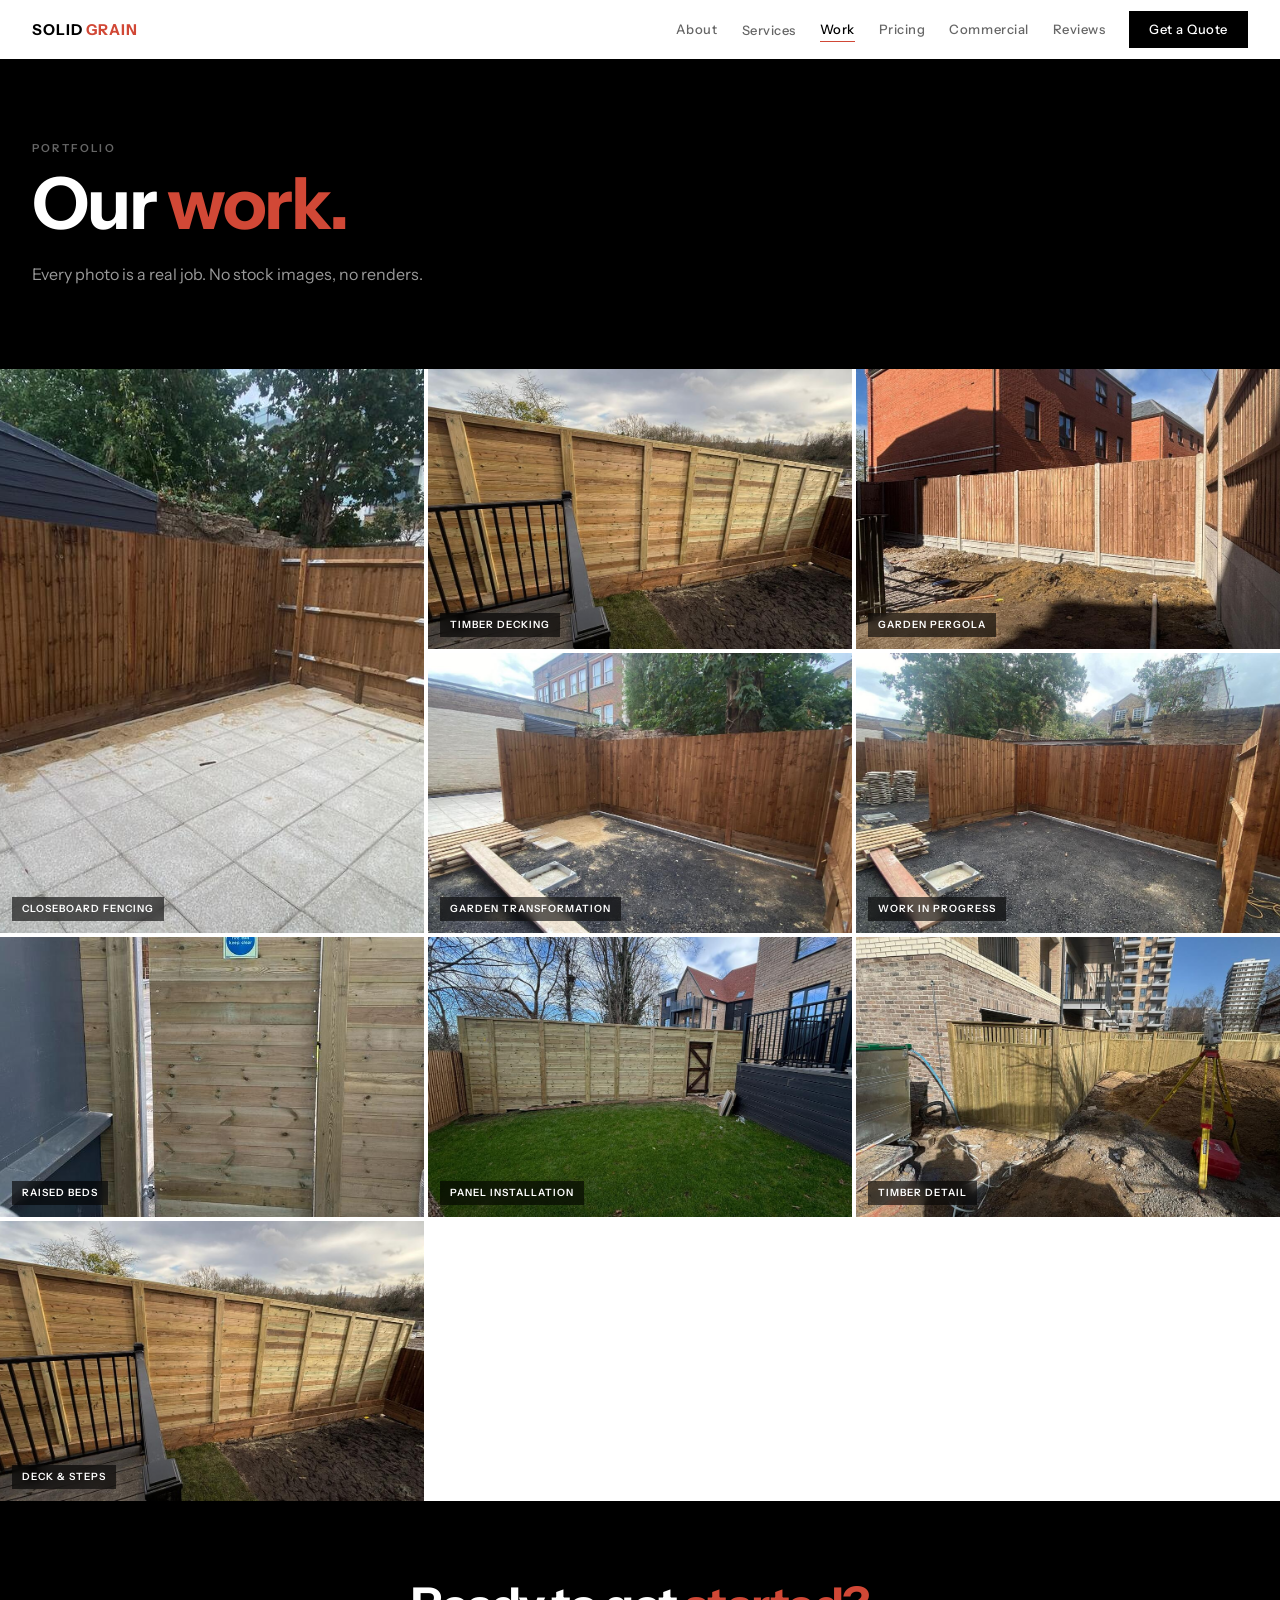
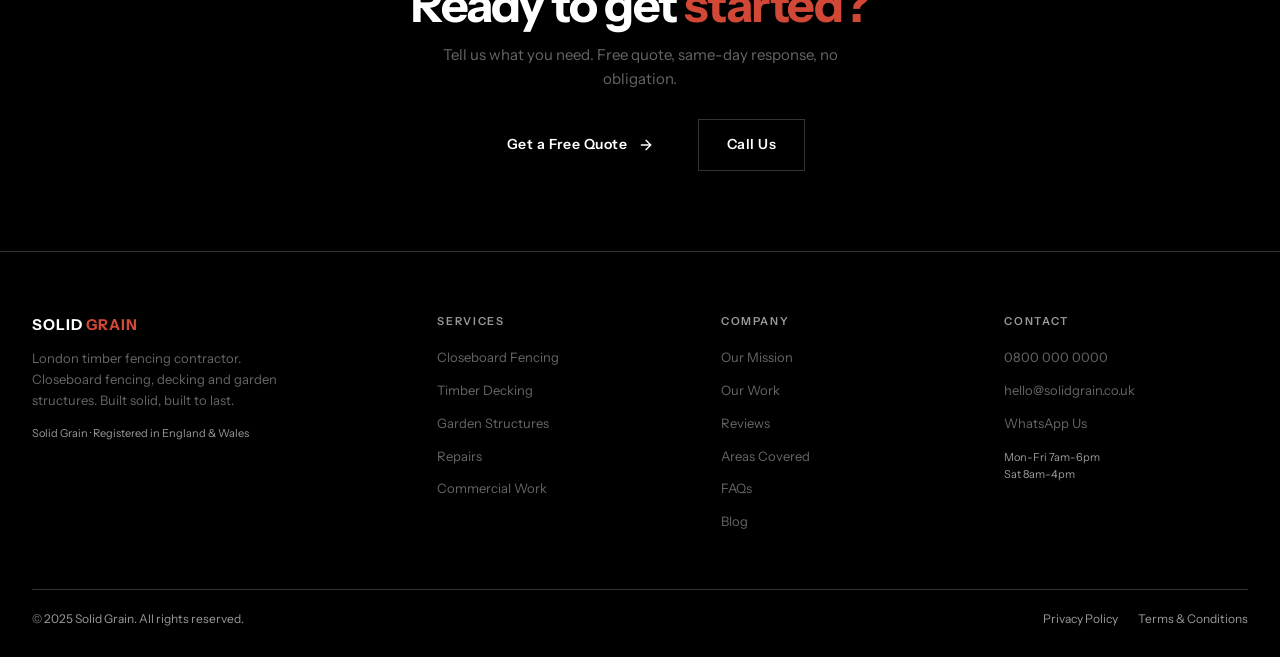
<file: gallery.html>
<!DOCTYPE html>
<html lang="en">
<head>
<meta charset="UTF-8">
<meta name="viewport" content="width=device-width, initial-scale=1.0">
<title>Our Work — Solid Grain</title>
<meta name="description" content="Photos of completed fencing, decking and garden projects across London.">
<meta name="theme-color" content="#000000">
<link rel="preconnect" href="https://fonts.googleapis.com">
<link rel="preconnect" href="https://fonts.gstatic.com" crossorigin>
<link href="https://fonts.googleapis.com/css2?family=Instrument+Sans:wght@400;500;600;700&display=swap" rel="stylesheet">
<style>
/* ═══════════════════════════════════════════════════════
   SOLID GRAIN — SHARED STYLESHEET
   Pentagram style: Black · White · Red · Flat · Utilitarian
   ═══════════════════════════════════════════════════════ */
*,*::before,*::after{margin:0;padding:0;box-sizing:border-box}
:root{--black:#000;--white:#FFF;--red:#D14836;--g1:#111;--g2:#1A1A1A;--g3:#333;--g4:#666;--g5:#999;--g6:#E5E5E5;--g7:#F5F5F5;--font:'Instrument Sans',sans-serif;--mw:1320px;--hh:60px}
html{scroll-behavior:smooth}
body{font-family:var(--font);font-weight:400;color:var(--black);background:var(--white);line-height:1.55;-webkit-font-smoothing:antialiased}
a{color:inherit;text-decoration:none}ul{list-style:none}img{max-width:100%;display:block}
::selection{background:var(--red);color:var(--white)}
.ctr{max-width:var(--mw);margin:0 auto;padding:0 32px}

/* ── HEADER ── */
.hdr{position:fixed;top:0;left:0;right:0;z-index:1000;height:var(--hh);background:var(--white);border-bottom:1px solid var(--black)}
.hdr-in{max-width:var(--mw);margin:0 auto;padding:0 32px;height:100%;display:flex;align-items:center;justify-content:space-between}
.logo{font-size:15px;font-weight:700;letter-spacing:.06em;text-transform:uppercase}.logo span{color:var(--red)}
.nav{display:flex;align-items:center;gap:24px}
.nav a{font-size:13px;font-weight:500;letter-spacing:.04em;color:var(--g4);transition:color .2s;position:relative}.nav a:hover,.nav a.active{color:var(--black)}
.nav a.active::after{content:'';position:absolute;bottom:-2px;left:0;right:0;height:1px;background:var(--red)}
.nav-q{color:var(--white)!important;background:var(--black);padding:8px 20px;font-weight:600;transition:background .2s}.nav-q:hover{background:var(--red)}.nav-q.active::after{display:none}
/* Dropdown */
.nav-drop{position:relative}
.nav-drop:hover .drop-menu{display:block}
.drop-menu{display:none;position:absolute;top:100%;left:-12px;background:var(--white);border:1px solid var(--black);min-width:200px;padding:8px 0;z-index:100}
.drop-menu a{display:block;padding:8px 16px;font-size:12px;font-weight:500;letter-spacing:.04em;color:var(--g4);transition:all .15s}.drop-menu a:hover{background:var(--g7);color:var(--black)}
.drop-menu a.active::after{display:none}
/* Burger */
.burger{display:none;background:0 0;border:0;cursor:pointer;padding:6px}.burger svg{display:block}
.mnav{display:none;position:fixed;top:var(--hh);left:0;right:0;bottom:0;background:var(--white);z-index:999;padding:32px;border-top:1px solid var(--black);overflow-y:auto}
.mnav.open{display:flex;flex-direction:column}
.mnav a{font-size:24px;font-weight:700;letter-spacing:-.02em;padding:14px 0;border-bottom:1px solid var(--g6);color:var(--black)}.mnav a:last-child{border-bottom:0}.mnav a:hover{color:var(--red)}
.mnav-sub{padding-left:20px}.mnav-sub a{font-size:16px;font-weight:500;color:var(--g4)}
@media(max-width:900px){.nav{display:none}.burger{display:block}}

/* ── BUTTONS ── */
.btn-b{display:inline-flex;align-items:center;gap:10px;font-size:14px;font-weight:600;letter-spacing:.04em;color:var(--white);background:var(--black);padding:14px 32px;transition:background .2s;border:0;cursor:pointer;font-family:var(--font)}.btn-b:hover{background:var(--red)}
.btn-b svg{transition:transform .2s}.btn-b:hover svg{transform:translateX(4px)}
.btn-o{display:inline-flex;align-items:center;gap:8px;font-size:14px;font-weight:600;letter-spacing:.04em;color:var(--black);background:0 0;padding:14px 28px;border:1px solid var(--black);transition:all .2s;cursor:pointer;font-family:var(--font)}.btn-o:hover{background:var(--black);color:var(--white)}
.btn-r{display:inline-flex;align-items:center;gap:10px;font-size:14px;font-weight:600;letter-spacing:.04em;color:var(--white);background:var(--red);padding:14px 32px;transition:background .2s;border:0;cursor:pointer;font-family:var(--font)}.btn-r:hover{background:var(--black)}

/* ── SECTION GLOBALS ── */
.sn{font-size:11px;font-weight:600;letter-spacing:.2em;text-transform:uppercase;color:var(--g5);margin-bottom:12px}
.sh{font-size:clamp(36px,5vw,64px);font-weight:700;line-height:.95;letter-spacing:-.03em;margin-bottom:24px}.sh em{font-style:normal;color:var(--red)}
.s-intro{font-size:16px;color:var(--g4);max-width:540px;line-height:1.65}

/* ── PAGE HERO (inner pages) ── */
.page-hero{padding:calc(var(--hh) + 80px) 0 80px;border-bottom:1px solid var(--black)}
.page-hero.dark{background:var(--black);color:var(--white)}
.page-hero.dark .sn{color:var(--g4)}
.page-hero.dark .sh{color:var(--white)}
.page-hero.dark .s-intro{color:var(--g5)}
.page-hero-split{display:grid;grid-template-columns:1fr 1fr;gap:0;min-height:480px}
.page-hero-split .ph-text{padding:calc(var(--hh) + 60px) 48px 60px;display:flex;flex-direction:column;justify-content:flex-end}
.page-hero-split .ph-img{position:relative;overflow:hidden;border-left:1px solid var(--black)}.page-hero-split .ph-img img{position:absolute;inset:0;width:100%;height:100%;object-fit:cover}
@media(max-width:768px){.page-hero-split{grid-template-columns:1fr}.page-hero-split .ph-img{min-height:300px;border-left:0;border-top:1px solid var(--black)}}

/* ── TICKER ── */
.tick{background:var(--black);overflow:hidden;padding:14px 0;border-bottom:1px solid var(--g3)}
.tick-tr{display:flex;animation:scr 20s linear infinite;width:max-content}
.tick-i{font-size:13px;font-weight:600;letter-spacing:.15em;text-transform:uppercase;color:var(--white);white-space:nowrap;padding:0 32px}
.tick-d{color:var(--red);padding:0 8px}
@keyframes scr{from{transform:translateX(0)}to{transform:translateX(-33.333%)}}

/* ── CONTENT SECTIONS ── */
.section{padding:100px 0;border-bottom:1px solid var(--black)}
.section.dark{background:var(--black);color:var(--white)}
.section.dark .sn{color:var(--g4)}
.section.dark .sh{color:var(--white)}
.section.dark .s-intro{color:var(--g5)}
.section.grey{background:var(--g7)}
.section.no-border{border-bottom:0}

/* ── GRID LAYOUTS ── */
.grid-2{display:grid;grid-template-columns:1fr 1fr;gap:48px}
.grid-3{display:grid;grid-template-columns:repeat(3,1fr);gap:24px}
.grid-4{display:grid;grid-template-columns:repeat(4,1fr);gap:24px}
@media(max-width:900px){.grid-2{grid-template-columns:1fr}.grid-3{grid-template-columns:1fr 1fr}.grid-4{grid-template-columns:1fr 1fr}}
@media(max-width:480px){.grid-3,.grid-4{grid-template-columns:1fr}}

/* ── CARDS ── */
.card{border:1px solid var(--g6);transition:transform .3s,box-shadow .3s}
.card:hover{transform:translateY(-3px);box-shadow:0 8px 30px rgba(0,0,0,.06)}
.card-img{height:240px;overflow:hidden;position:relative;background:var(--g7)}.card-img img{width:100%;height:100%;object-fit:cover;transition:transform .5s}.card:hover .card-img img{transform:scale(1.04)}
.card-body{padding:28px 24px}
.card-tag{font-size:10px;font-weight:600;letter-spacing:.12em;text-transform:uppercase;color:var(--red);margin-bottom:8px}
.card-title{font-size:20px;font-weight:700;letter-spacing:-.02em;line-height:1.2;margin-bottom:8px}
.card-text{font-size:14px;color:var(--g4);line-height:1.6}
.card-link{display:inline-flex;align-items:center;gap:6px;font-size:13px;font-weight:600;letter-spacing:.04em;color:var(--black);margin-top:16px;transition:color .2s}.card-link:hover{color:var(--red)}
.card-link svg{transition:transform .2s}.card-link:hover svg{transform:translateX(4px)}

/* ── IMAGE BAND ── */
.img-band{height:50vh;min-height:360px;max-height:540px;overflow:hidden;position:relative;border-bottom:1px solid var(--black)}
.img-band img{width:100%;height:100%;object-fit:cover}
.img-band-ov{position:absolute;inset:0;background:rgba(0,0,0,.4);display:flex;align-items:center;justify-content:center}
.img-band-tx{color:var(--white);text-align:center;padding:20px}
.img-band-tx h2{font-size:clamp(28px,4vw,52px);font-weight:700;line-height:.95;letter-spacing:-.03em}.img-band-tx h2 em{font-style:normal;color:var(--red)}
.img-band-tx p{font-size:15px;color:rgba(255,255,255,.65);margin-top:14px;max-width:400px;margin-left:auto;margin-right:auto;line-height:1.6}

/* ── GALLERY GRID ── */
.gal-grid{display:grid;grid-template-columns:repeat(3,1fr);gap:4px}
@media(max-width:768px){.gal-grid{grid-template-columns:1fr 1fr}}
@media(max-width:480px){.gal-grid{grid-template-columns:1fr}}
.gal-cell{overflow:hidden;position:relative;height:280px}
.gal-cell img{width:100%;height:100%;object-fit:cover;transition:transform .5s}.gal-cell:hover img{transform:scale(1.05)}
.gal-cell.tall{grid-row:span 2;height:auto}
.gal-label{position:absolute;bottom:12px;left:12px;font-size:10px;font-weight:600;letter-spacing:.1em;text-transform:uppercase;color:var(--white);background:rgba(0,0,0,.6);padding:4px 10px;backdrop-filter:blur(4px)}

/* ── SPLIT SECTION ── */
.split{display:grid;grid-template-columns:1fr 1fr;border-bottom:1px solid var(--black)}
@media(max-width:768px){.split{grid-template-columns:1fr}}
.split-dark{background:var(--black);padding:80px 48px;display:flex;flex-direction:column;justify-content:center}
.split-dark .sn{color:var(--g4)}
.split-light{background:var(--white);padding:80px 48px;display:flex;flex-direction:column;justify-content:center}

/* ── WHY ITEMS ── */
.why-i{display:flex;gap:20px;align-items:flex-start;margin-bottom:32px}
.why-i:last-child{margin-bottom:0}
.why-mk{width:28px;height:2px;background:var(--red);margin-top:10px;flex-shrink:0}
.why-it{font-size:16px;font-weight:700;letter-spacing:-.01em;margin-bottom:4px}
.why-tx{font-size:14px;color:var(--g4);line-height:1.6}

/* ── PROCESS STEPS ── */
.prc-g{display:grid;grid-template-columns:repeat(4,1fr);gap:0}
@media(max-width:768px){.prc-g{grid-template-columns:1fr 1fr}}
@media(max-width:480px){.prc-g{grid-template-columns:1fr}}
.prc-s{padding:40px 28px;border-left:1px solid var(--g6)}.prc-s:first-child{border-left:1px solid var(--black)}
.prc-nm{font-size:64px;font-weight:700;letter-spacing:-.04em;color:var(--g6);line-height:1;margin-bottom:20px}.prc-s:hover .prc-nm{color:var(--red)}
.prc-ti{font-size:18px;font-weight:700;letter-spacing:-.01em;margin-bottom:8px}
.prc-tx{font-size:14px;color:var(--g4);line-height:1.6}

/* ── REVIEWS ── */
.rev-card{padding:36px 28px;border-left:1px solid var(--g6)}
.rev-card:first-child{border-left:1px solid var(--black)}
.rev-st{font-size:14px;color:var(--red);letter-spacing:2px;margin-bottom:16px}
.rev-tx{font-size:15px;line-height:1.65;margin-bottom:20px;font-style:italic}
.rev-au{font-size:13px;font-weight:700;letter-spacing:.04em}
.rev-lo{font-size:12px;color:var(--g5);margin-top:2px}
.rev-svc{font-size:11px;font-weight:600;letter-spacing:.08em;text-transform:uppercase;color:var(--red);margin-top:8px}

/* ── AREA TAGS ── */
.area-t{font-size:12px;font-weight:600;letter-spacing:.06em;text-transform:uppercase;padding:8px 16px;border:1px solid var(--g6);color:var(--g4);transition:all .2s;display:inline-block;margin:0 6px 6px 0}
.area-t:hover{border-color:var(--black);color:var(--black);background:var(--g7)}

/* ── FAQ ── */
.faq-item{border-bottom:1px solid var(--g6);padding:24px 0}
.faq-q{font-size:17px;font-weight:700;letter-spacing:-.01em;cursor:pointer;display:flex;justify-content:space-between;align-items:center;gap:16px}
.faq-q svg{flex-shrink:0;transition:transform .3s}
.faq-item.open .faq-q svg{transform:rotate(45deg)}
.faq-a{max-height:0;overflow:hidden;transition:max-height .4s ease,padding .3s;font-size:15px;color:var(--g4);line-height:1.65}
.faq-item.open .faq-a{max-height:500px;padding-top:16px}

/* ── CONTACT FORM ── */
.fr{display:grid;grid-template-columns:1fr 1fr;gap:16px;margin-bottom:16px}
@media(max-width:480px){.fr{grid-template-columns:1fr}}
.fg{margin-bottom:16px}
.fl{display:block;font-size:10px;font-weight:600;letter-spacing:.18em;text-transform:uppercase;color:var(--g5);margin-bottom:6px}
.fi,.fsel,.fta{width:100%;padding:12px 0;background:0 0;border:0;border-bottom:1px solid var(--g6);color:var(--black);font-family:var(--font);font-size:15px;font-weight:500;outline:0;transition:border-color .2s;border-radius:0;-webkit-appearance:none}
.fi:focus,.fsel:focus,.fta:focus{border-color:var(--black)}
.fta{min-height:80px;resize:vertical;border:1px solid var(--g6);padding:12px;margin-top:4px}.fta:focus{border-color:var(--black)}
.fsel{cursor:pointer;color:var(--g4)}
.fbtn{width:100%;padding:16px;background:var(--black);color:var(--white);font-family:var(--font);font-size:14px;font-weight:600;letter-spacing:.06em;text-transform:uppercase;border:0;cursor:pointer;transition:background .2s;margin-top:8px}.fbtn:hover{background:var(--red)}
.fnote{font-size:12px;color:var(--g5);margin-top:12px}
/* White form variant */
.form-white .fi,.form-white .fsel,.form-white .fta{border-color:var(--g3);color:var(--white)}
.form-white .fi:focus,.form-white .fsel:focus,.form-white .fta:focus{border-color:var(--red)}
.form-white .fl{color:var(--g5)}
.form-white .fsel{color:var(--g5)}

/* ── STAT BLOCKS ── */
.stat{text-align:center;padding:32px 20px}
.stat-num{font-size:48px;font-weight:700;letter-spacing:-.04em;line-height:1;color:var(--red)}
.stat-label{font-size:13px;font-weight:500;color:var(--g4);margin-top:8px}

/* ── BLOG ── */
.blog-card .card-date{font-size:11px;font-weight:600;letter-spacing:.08em;text-transform:uppercase;color:var(--g5);margin-bottom:8px}
.blog-card .card-excerpt{font-size:14px;color:var(--g4);line-height:1.6;margin-top:8px}

/* ── FOOTER ── */
.ftr{background:var(--black);padding:60px 0 28px;border-top:1px solid var(--black)}
.ftr-grid{display:grid;grid-template-columns:1.5fr 1fr 1fr 1fr;gap:40px}
@media(max-width:768px){.ftr-grid{grid-template-columns:1fr 1fr}}
@media(max-width:480px){.ftr-grid{grid-template-columns:1fr}}
.ftr-b{font-size:15px;font-weight:700;letter-spacing:.06em;text-transform:uppercase;color:var(--white)}.ftr-b span{color:var(--red)}
.ftr-desc{font-size:13px;color:var(--g4);line-height:1.6;margin-top:12px;max-width:280px}
.ftr-reg{font-size:11px;color:var(--g5);margin-top:14px}
.ftr-col-t{font-size:11px;font-weight:600;letter-spacing:.15em;text-transform:uppercase;color:var(--g5);margin-bottom:14px}
.ftr-links li{margin-bottom:8px}.ftr-links a{font-size:13px;color:var(--g4);transition:color .2s}.ftr-links a:hover{color:var(--red)}
.ftr-bot{margin-top:48px;padding-top:20px;border-top:1px solid var(--g3);display:flex;justify-content:space-between;align-items:center;flex-wrap:wrap;gap:12px}
.ftr-cp{font-size:12px;color:var(--g5)}
.ftr-legal{display:flex;gap:20px}.ftr-legal a{font-size:12px;color:var(--g5);transition:color .2s}.ftr-legal a:hover{color:var(--red)}

/* ── CTA BAND ── */
.cta-band{background:var(--black);padding:80px 0;text-align:center;border-bottom:1px solid var(--g3)}
.cta-band h2{font-size:clamp(28px,4vw,48px);font-weight:700;line-height:.95;letter-spacing:-.03em;color:var(--white);margin-bottom:16px}
.cta-band h2 em{font-style:normal;color:var(--red)}
.cta-band p{font-size:15px;color:var(--g4);margin-bottom:28px;max-width:400px;margin-left:auto;margin-right:auto;line-height:1.6}
.cta-band .btn-group{display:flex;gap:12px;justify-content:center;flex-wrap:wrap}

/* ── REVEAL ── */
.rv{opacity:0;transform:translateY(20px);transition:opacity .6s ease,transform .6s ease}.rv.vis{opacity:1;transform:translateY(0)}

/* ── BREADCRUMB ── */
.bread{padding-top:calc(var(--hh) + 20px);padding-bottom:0;font-size:12px;color:var(--g5);display:flex;align-items:center;gap:6px}
.bread a{color:var(--g5);transition:color .2s}.bread a:hover{color:var(--black)}
.bread-sep{color:var(--g6)}


</style>
</head>
<body>
<header class="hdr">
  <div class="hdr-in">
    <a href="index.html" class="logo">Solid <span>Grain</span></a>
    <nav class="nav">
      <a href="about.html">About</a>
      <div class="nav-drop">
        <a href="services.html">Services</a>
        <div class="drop-menu">
          <a href="fencing.html">Closeboard Fencing</a>
          <a href="decking.html">Timber Decking</a>
          <a href="structures.html">Garden Structures</a>
          <a href="repairs.html">Repairs &amp; Maintenance</a>
        </div>
      </div>
      <a href="gallery.html" class="active">Work</a>
      <a href="pricing.html">Pricing</a>
      <a href="commercial.html">Commercial</a>
      <a href="reviews.html">Reviews</a>
      <a href="contact.html" class="nav-q">Get a Quote</a>
    </nav>
    <button class="burger" onclick="toggleMobileNav()" aria-label="Menu">
      <svg width="24" height="24" viewBox="0 0 24 24" fill="none" stroke="#000" stroke-width="2" stroke-linecap="round"><line x1="3" y1="6" x2="21" y2="6"/><line x1="3" y1="12" x2="21" y2="12"/><line x1="3" y1="18" x2="21" y2="18"/></svg>
    </button>
  </div>
</header>
<nav class="mnav" id="mobileNav">
  <a href="index.html" onclick="closeMobileNav()">Home</a>
  <a href="about.html" onclick="closeMobileNav()">About</a>
  <a href="services.html" onclick="closeMobileNav()">Services</a>
  <div class="mnav-sub">
    <a href="fencing.html" onclick="closeMobileNav()">Closeboard Fencing</a>
    <a href="decking.html" onclick="closeMobileNav()">Timber Decking</a>
    <a href="structures.html" onclick="closeMobileNav()">Garden Structures</a>
    <a href="repairs.html" onclick="closeMobileNav()">Repairs</a>
  </div>
  <a href="gallery.html" onclick="closeMobileNav()">Our Work</a>
  <a href="pricing.html" onclick="closeMobileNav()">Pricing</a>
  <a href="commercial.html" onclick="closeMobileNav()">Commercial</a>
  <a href="reviews.html" onclick="closeMobileNav()">Reviews</a>
  <a href="areas.html" onclick="closeMobileNav()">Areas</a>
  <a href="faq.html" onclick="closeMobileNav()">FAQs</a>
  <a href="blog.html" onclick="closeMobileNav()">Blog</a>
  <a href="contact.html" onclick="closeMobileNav()">Get a Quote</a>
</nav>

<section class="page-hero dark">
  <div class="ctr"><div class="sn">Portfolio</div><h1 class="sh" style="font-size:clamp(40px,6vw,72px)">Our <em>work.</em></h1><p class="s-intro">Every photo is a real job. No stock images, no renders.</p></div>
</section>
<section style="border-bottom:1px solid var(--black)">
  <div class="gal-grid">
    <div class="gal-cell tall rv"><img src="gallery-fence-01.jpg" alt="Fence"><span class="gal-label">Closeboard Fencing</span></div>
    <div class="gal-cell rv"><img src="gallery-deck-01.jpg" alt="Decking"><span class="gal-label">Timber Decking</span></div>
    <div class="gal-cell rv"><img src="gallery-pergola.jpg" alt="Pergola"><span class="gal-label">Garden Pergola</span></div>
    <div class="gal-cell rv"><img src="gallery-garden.jpg" alt="Garden"><span class="gal-label">Garden Transformation</span></div>
    <div class="gal-cell rv"><img src="gallery-wip.jpg" alt="Tools"><span class="gal-label">Work In Progress</span></div>
    <div class="gal-cell rv"><img src="gallery-beds.jpg" alt="Beds"><span class="gal-label">Raised Beds</span></div>
    <div class="gal-cell rv"><img src="gallery-panels.jpg" alt="Panels"><span class="gal-label">Panel Installation</span></div>
    <div class="gal-cell rv"><img src="gallery-detail.jpg" alt="Detail"><span class="gal-label">Timber Detail</span></div>
    <div class="gal-cell rv"><img src="gallery-deck-01.jpg" alt="Steps"><span class="gal-label">Deck &amp; Steps</span></div>
  </div>
</section>

<div class="cta-band">
  <h2>Ready to get <em>started?</em></h2>
  <p>Tell us what you need. Free quote, same-day response, no obligation.</p>
  <div class="btn-group">
    <a href="contact.html" class="btn-b">Get a Free Quote <svg width="16" height="16" viewBox="0 0 24 24" fill="none" stroke="currentColor" stroke-width="2" stroke-linecap="round" stroke-linejoin="round"><path d="M5 12h14"/><path d="M12 5l7 7-7 7"/></svg></a>
    <a href="tel:08000000000" class="btn-o" style="color:var(--white);border-color:var(--g3)">Call Us</a>
  </div>
</div>
<footer class="ftr">
  <div class="ctr">
    <div class="ftr-grid">
      <div>
        <div class="ftr-b">Solid <span>Grain</span></div>
        <p class="ftr-desc">London timber fencing contractor. Closeboard fencing, decking and garden structures. Built solid, built to last.</p>
        <div class="ftr-reg">Solid Grain &middot; Registered in England &amp; Wales</div>
      </div>
      <div>
        <div class="ftr-col-t">Services</div>
        <ul class="ftr-links">
          <li><a href="fencing.html">Closeboard Fencing</a></li>
          <li><a href="decking.html">Timber Decking</a></li>
          <li><a href="structures.html">Garden Structures</a></li>
          <li><a href="repairs.html">Repairs</a></li>
          <li><a href="commercial.html">Commercial Work</a></li>
        </ul>
      </div>
      <div>
        <div class="ftr-col-t">Company</div>
        <ul class="ftr-links">
          <li><a href="about.html">Our Mission</a></li>
          <li><a href="gallery.html">Our Work</a></li>
          <li><a href="reviews.html">Reviews</a></li>
          <li><a href="areas.html">Areas Covered</a></li>
          <li><a href="faq.html">FAQs</a></li>
          <li><a href="blog.html">Blog</a></li>
        </ul>
      </div>
      <div>
        <div class="ftr-col-t">Contact</div>
        <ul class="ftr-links">
          <li><a href="tel:08000000000">0800 000 0000</a></li>
          <li><a href="mailto:hello@solidgrain.co.uk">hello@solidgrain.co.uk</a></li>
          <li><a href="#">WhatsApp Us</a></li>
        </ul>
        <div style="margin-top:14px;font-size:11px;color:var(--g5)">Mon-Fri 7am-6pm<br>Sat 8am-4pm</div>
      </div>
    </div>
    <div class="ftr-bot">
      <div class="ftr-cp">&copy; 2025 Solid Grain. All rights reserved.</div>
      <div class="ftr-legal">
        <a href="#">Privacy Policy</a>
        <a href="#">Terms &amp; Conditions</a>
      </div>
    </div>
  </div>
</footer>
<script>
/* SOLID GRAIN — Shared JS */
function toggleMobileNav(){document.getElementById('mobileNav').classList.toggle('open')}
function closeMobileNav(){document.getElementById('mobileNav').classList.remove('open')}

/* Scroll reveal */
document.addEventListener('DOMContentLoaded',function(){
  var obs=new IntersectionObserver(function(e){e.forEach(function(en){if(en.isIntersecting){en.target.classList.add('vis');obs.unobserve(en.target)}})},{threshold:.08});
  document.querySelectorAll('.rv').forEach(function(el){obs.observe(el)});

  /* FAQ toggle */
  document.querySelectorAll('.faq-q').forEach(function(q){
    q.addEventListener('click',function(){
      this.closest('.faq-item').classList.toggle('open');
    });
  });
});

/* Form submit (Formspree fallback) */
function handleSubmit(e){
  e.preventDefault();
  var b=e.target.querySelector('.fbtn');
  b.textContent="Sent — we'll be in touch shortly.";
  b.style.background='#D14836';
  b.disabled=true;
  setTimeout(function(){b.textContent='Send Quote Request';b.style.background='';b.disabled=false;e.target.reset()},4000);
}

</script>
</body>
</html>
</file>
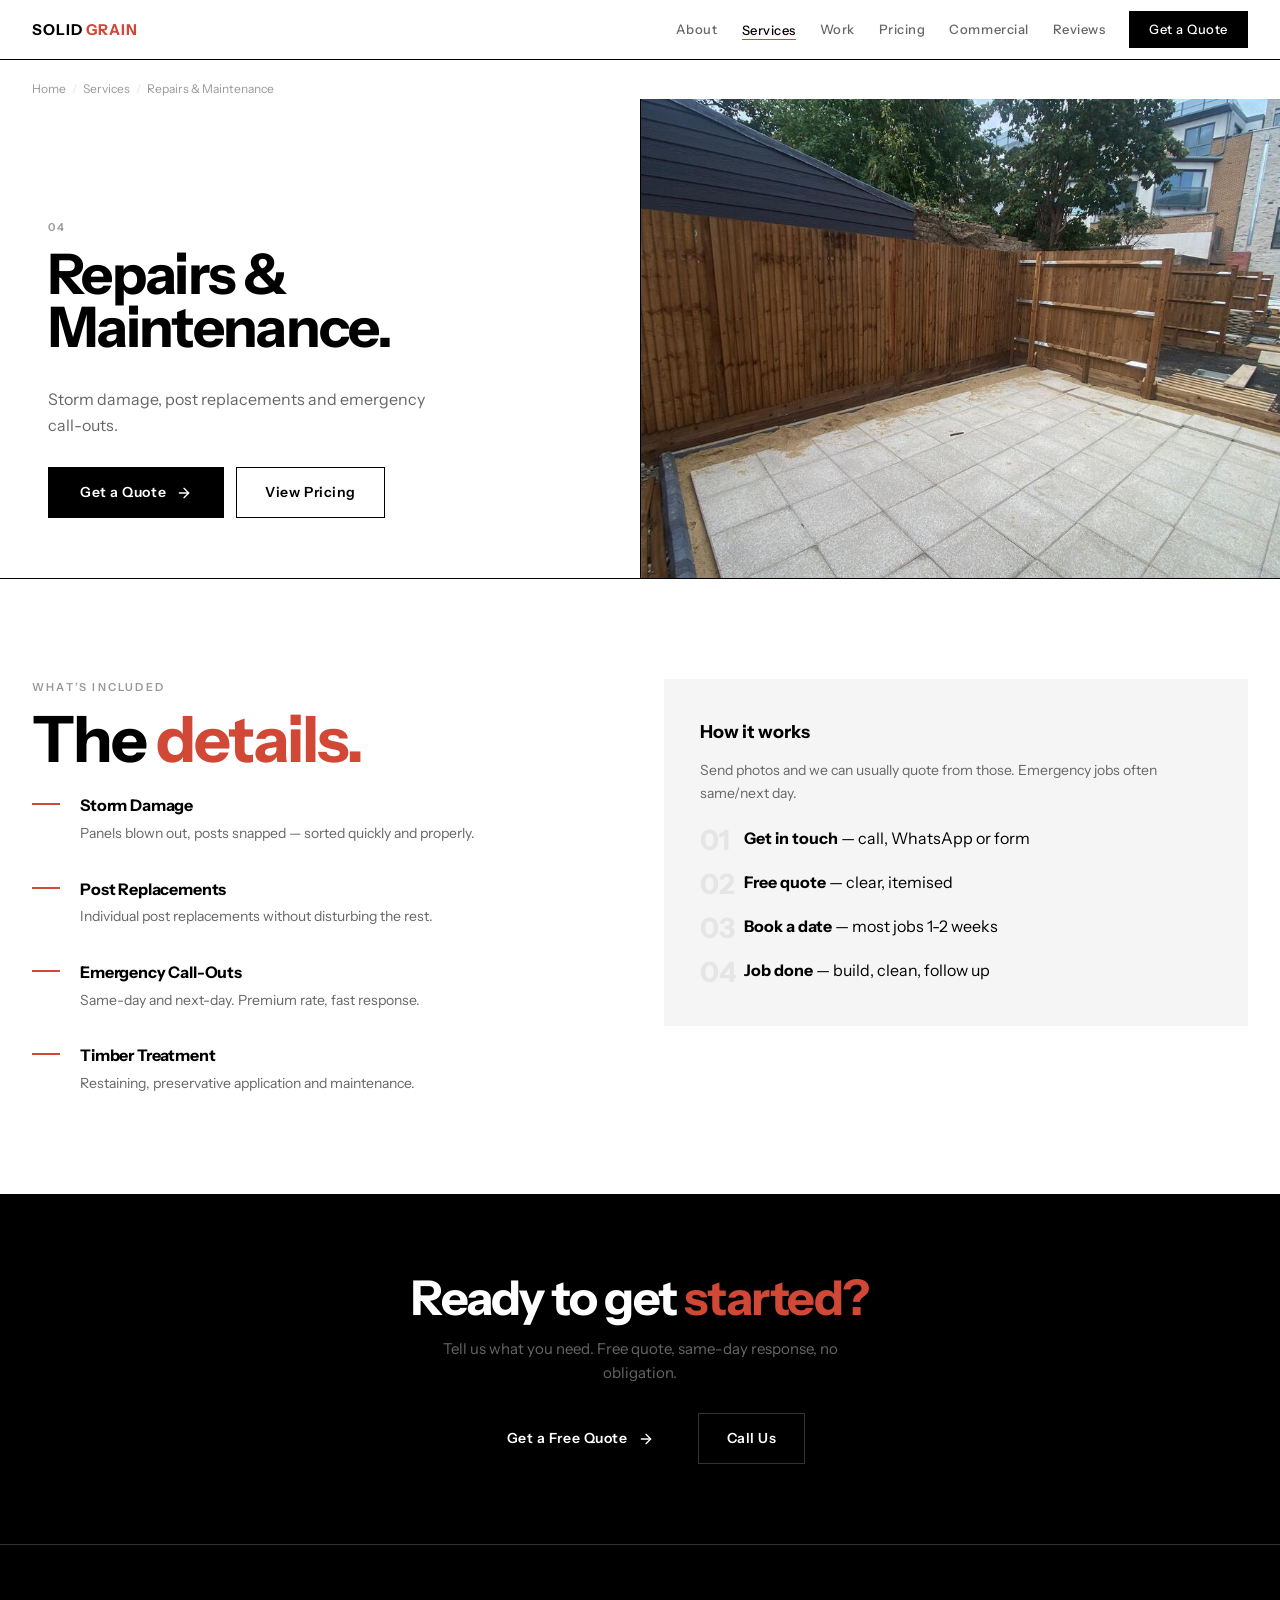
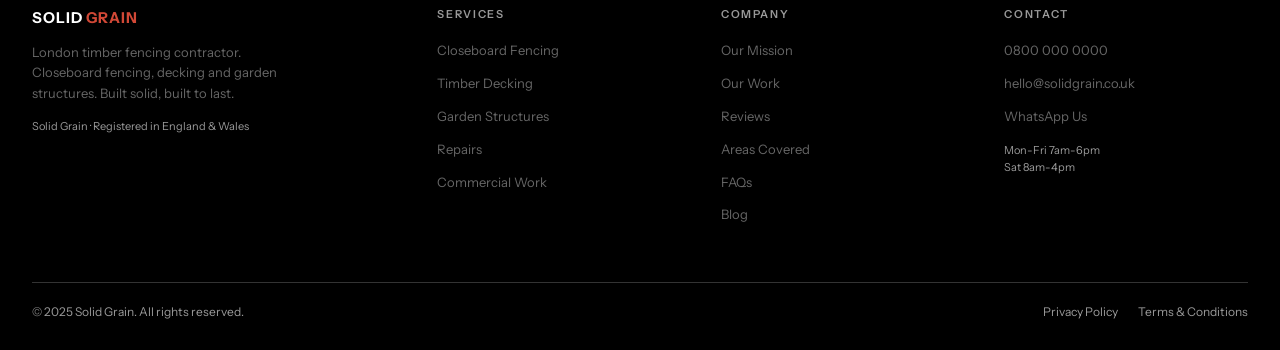
<file: repairs.html>
<!DOCTYPE html>
<html lang="en">
<head>
<meta charset="UTF-8">
<meta name="viewport" content="width=device-width, initial-scale=1.0">
<title>Repairs & Maintenance — Solid Grain</title>
<meta name="description" content="Repairs & Maintenance — Storm damage, post replacements and emergency call-outs.">
<meta name="theme-color" content="#000000">
<link rel="preconnect" href="https://fonts.googleapis.com">
<link rel="preconnect" href="https://fonts.gstatic.com" crossorigin>
<link href="https://fonts.googleapis.com/css2?family=Instrument+Sans:wght@400;500;600;700&display=swap" rel="stylesheet">
<style>
/* ═══════════════════════════════════════════════════════
   SOLID GRAIN — SHARED STYLESHEET
   Pentagram style: Black · White · Red · Flat · Utilitarian
   ═══════════════════════════════════════════════════════ */
*,*::before,*::after{margin:0;padding:0;box-sizing:border-box}
:root{--black:#000;--white:#FFF;--red:#D14836;--g1:#111;--g2:#1A1A1A;--g3:#333;--g4:#666;--g5:#999;--g6:#E5E5E5;--g7:#F5F5F5;--font:'Instrument Sans',sans-serif;--mw:1320px;--hh:60px}
html{scroll-behavior:smooth}
body{font-family:var(--font);font-weight:400;color:var(--black);background:var(--white);line-height:1.55;-webkit-font-smoothing:antialiased}
a{color:inherit;text-decoration:none}ul{list-style:none}img{max-width:100%;display:block}
::selection{background:var(--red);color:var(--white)}
.ctr{max-width:var(--mw);margin:0 auto;padding:0 32px}

/* ── HEADER ── */
.hdr{position:fixed;top:0;left:0;right:0;z-index:1000;height:var(--hh);background:var(--white);border-bottom:1px solid var(--black)}
.hdr-in{max-width:var(--mw);margin:0 auto;padding:0 32px;height:100%;display:flex;align-items:center;justify-content:space-between}
.logo{font-size:15px;font-weight:700;letter-spacing:.06em;text-transform:uppercase}.logo span{color:var(--red)}
.nav{display:flex;align-items:center;gap:24px}
.nav a{font-size:13px;font-weight:500;letter-spacing:.04em;color:var(--g4);transition:color .2s;position:relative}.nav a:hover,.nav a.active{color:var(--black)}
.nav a.active::after{content:'';position:absolute;bottom:-2px;left:0;right:0;height:1px;background:var(--red)}
.nav-q{color:var(--white)!important;background:var(--black);padding:8px 20px;font-weight:600;transition:background .2s}.nav-q:hover{background:var(--red)}.nav-q.active::after{display:none}
/* Dropdown */
.nav-drop{position:relative}
.nav-drop:hover .drop-menu{display:block}
.drop-menu{display:none;position:absolute;top:100%;left:-12px;background:var(--white);border:1px solid var(--black);min-width:200px;padding:8px 0;z-index:100}
.drop-menu a{display:block;padding:8px 16px;font-size:12px;font-weight:500;letter-spacing:.04em;color:var(--g4);transition:all .15s}.drop-menu a:hover{background:var(--g7);color:var(--black)}
.drop-menu a.active::after{display:none}
/* Burger */
.burger{display:none;background:0 0;border:0;cursor:pointer;padding:6px}.burger svg{display:block}
.mnav{display:none;position:fixed;top:var(--hh);left:0;right:0;bottom:0;background:var(--white);z-index:999;padding:32px;border-top:1px solid var(--black);overflow-y:auto}
.mnav.open{display:flex;flex-direction:column}
.mnav a{font-size:24px;font-weight:700;letter-spacing:-.02em;padding:14px 0;border-bottom:1px solid var(--g6);color:var(--black)}.mnav a:last-child{border-bottom:0}.mnav a:hover{color:var(--red)}
.mnav-sub{padding-left:20px}.mnav-sub a{font-size:16px;font-weight:500;color:var(--g4)}
@media(max-width:900px){.nav{display:none}.burger{display:block}}

/* ── BUTTONS ── */
.btn-b{display:inline-flex;align-items:center;gap:10px;font-size:14px;font-weight:600;letter-spacing:.04em;color:var(--white);background:var(--black);padding:14px 32px;transition:background .2s;border:0;cursor:pointer;font-family:var(--font)}.btn-b:hover{background:var(--red)}
.btn-b svg{transition:transform .2s}.btn-b:hover svg{transform:translateX(4px)}
.btn-o{display:inline-flex;align-items:center;gap:8px;font-size:14px;font-weight:600;letter-spacing:.04em;color:var(--black);background:0 0;padding:14px 28px;border:1px solid var(--black);transition:all .2s;cursor:pointer;font-family:var(--font)}.btn-o:hover{background:var(--black);color:var(--white)}
.btn-r{display:inline-flex;align-items:center;gap:10px;font-size:14px;font-weight:600;letter-spacing:.04em;color:var(--white);background:var(--red);padding:14px 32px;transition:background .2s;border:0;cursor:pointer;font-family:var(--font)}.btn-r:hover{background:var(--black)}

/* ── SECTION GLOBALS ── */
.sn{font-size:11px;font-weight:600;letter-spacing:.2em;text-transform:uppercase;color:var(--g5);margin-bottom:12px}
.sh{font-size:clamp(36px,5vw,64px);font-weight:700;line-height:.95;letter-spacing:-.03em;margin-bottom:24px}.sh em{font-style:normal;color:var(--red)}
.s-intro{font-size:16px;color:var(--g4);max-width:540px;line-height:1.65}

/* ── PAGE HERO (inner pages) ── */
.page-hero{padding:calc(var(--hh) + 80px) 0 80px;border-bottom:1px solid var(--black)}
.page-hero.dark{background:var(--black);color:var(--white)}
.page-hero.dark .sn{color:var(--g4)}
.page-hero.dark .sh{color:var(--white)}
.page-hero.dark .s-intro{color:var(--g5)}
.page-hero-split{display:grid;grid-template-columns:1fr 1fr;gap:0;min-height:480px}
.page-hero-split .ph-text{padding:calc(var(--hh) + 60px) 48px 60px;display:flex;flex-direction:column;justify-content:flex-end}
.page-hero-split .ph-img{position:relative;overflow:hidden;border-left:1px solid var(--black)}.page-hero-split .ph-img img{position:absolute;inset:0;width:100%;height:100%;object-fit:cover}
@media(max-width:768px){.page-hero-split{grid-template-columns:1fr}.page-hero-split .ph-img{min-height:300px;border-left:0;border-top:1px solid var(--black)}}

/* ── TICKER ── */
.tick{background:var(--black);overflow:hidden;padding:14px 0;border-bottom:1px solid var(--g3)}
.tick-tr{display:flex;animation:scr 20s linear infinite;width:max-content}
.tick-i{font-size:13px;font-weight:600;letter-spacing:.15em;text-transform:uppercase;color:var(--white);white-space:nowrap;padding:0 32px}
.tick-d{color:var(--red);padding:0 8px}
@keyframes scr{from{transform:translateX(0)}to{transform:translateX(-33.333%)}}

/* ── CONTENT SECTIONS ── */
.section{padding:100px 0;border-bottom:1px solid var(--black)}
.section.dark{background:var(--black);color:var(--white)}
.section.dark .sn{color:var(--g4)}
.section.dark .sh{color:var(--white)}
.section.dark .s-intro{color:var(--g5)}
.section.grey{background:var(--g7)}
.section.no-border{border-bottom:0}

/* ── GRID LAYOUTS ── */
.grid-2{display:grid;grid-template-columns:1fr 1fr;gap:48px}
.grid-3{display:grid;grid-template-columns:repeat(3,1fr);gap:24px}
.grid-4{display:grid;grid-template-columns:repeat(4,1fr);gap:24px}
@media(max-width:900px){.grid-2{grid-template-columns:1fr}.grid-3{grid-template-columns:1fr 1fr}.grid-4{grid-template-columns:1fr 1fr}}
@media(max-width:480px){.grid-3,.grid-4{grid-template-columns:1fr}}

/* ── CARDS ── */
.card{border:1px solid var(--g6);transition:transform .3s,box-shadow .3s}
.card:hover{transform:translateY(-3px);box-shadow:0 8px 30px rgba(0,0,0,.06)}
.card-img{height:240px;overflow:hidden;position:relative;background:var(--g7)}.card-img img{width:100%;height:100%;object-fit:cover;transition:transform .5s}.card:hover .card-img img{transform:scale(1.04)}
.card-body{padding:28px 24px}
.card-tag{font-size:10px;font-weight:600;letter-spacing:.12em;text-transform:uppercase;color:var(--red);margin-bottom:8px}
.card-title{font-size:20px;font-weight:700;letter-spacing:-.02em;line-height:1.2;margin-bottom:8px}
.card-text{font-size:14px;color:var(--g4);line-height:1.6}
.card-link{display:inline-flex;align-items:center;gap:6px;font-size:13px;font-weight:600;letter-spacing:.04em;color:var(--black);margin-top:16px;transition:color .2s}.card-link:hover{color:var(--red)}
.card-link svg{transition:transform .2s}.card-link:hover svg{transform:translateX(4px)}

/* ── IMAGE BAND ── */
.img-band{height:50vh;min-height:360px;max-height:540px;overflow:hidden;position:relative;border-bottom:1px solid var(--black)}
.img-band img{width:100%;height:100%;object-fit:cover}
.img-band-ov{position:absolute;inset:0;background:rgba(0,0,0,.4);display:flex;align-items:center;justify-content:center}
.img-band-tx{color:var(--white);text-align:center;padding:20px}
.img-band-tx h2{font-size:clamp(28px,4vw,52px);font-weight:700;line-height:.95;letter-spacing:-.03em}.img-band-tx h2 em{font-style:normal;color:var(--red)}
.img-band-tx p{font-size:15px;color:rgba(255,255,255,.65);margin-top:14px;max-width:400px;margin-left:auto;margin-right:auto;line-height:1.6}

/* ── GALLERY GRID ── */
.gal-grid{display:grid;grid-template-columns:repeat(3,1fr);gap:4px}
@media(max-width:768px){.gal-grid{grid-template-columns:1fr 1fr}}
@media(max-width:480px){.gal-grid{grid-template-columns:1fr}}
.gal-cell{overflow:hidden;position:relative;height:280px}
.gal-cell img{width:100%;height:100%;object-fit:cover;transition:transform .5s}.gal-cell:hover img{transform:scale(1.05)}
.gal-cell.tall{grid-row:span 2;height:auto}
.gal-label{position:absolute;bottom:12px;left:12px;font-size:10px;font-weight:600;letter-spacing:.1em;text-transform:uppercase;color:var(--white);background:rgba(0,0,0,.6);padding:4px 10px;backdrop-filter:blur(4px)}

/* ── SPLIT SECTION ── */
.split{display:grid;grid-template-columns:1fr 1fr;border-bottom:1px solid var(--black)}
@media(max-width:768px){.split{grid-template-columns:1fr}}
.split-dark{background:var(--black);padding:80px 48px;display:flex;flex-direction:column;justify-content:center}
.split-dark .sn{color:var(--g4)}
.split-light{background:var(--white);padding:80px 48px;display:flex;flex-direction:column;justify-content:center}

/* ── WHY ITEMS ── */
.why-i{display:flex;gap:20px;align-items:flex-start;margin-bottom:32px}
.why-i:last-child{margin-bottom:0}
.why-mk{width:28px;height:2px;background:var(--red);margin-top:10px;flex-shrink:0}
.why-it{font-size:16px;font-weight:700;letter-spacing:-.01em;margin-bottom:4px}
.why-tx{font-size:14px;color:var(--g4);line-height:1.6}

/* ── PROCESS STEPS ── */
.prc-g{display:grid;grid-template-columns:repeat(4,1fr);gap:0}
@media(max-width:768px){.prc-g{grid-template-columns:1fr 1fr}}
@media(max-width:480px){.prc-g{grid-template-columns:1fr}}
.prc-s{padding:40px 28px;border-left:1px solid var(--g6)}.prc-s:first-child{border-left:1px solid var(--black)}
.prc-nm{font-size:64px;font-weight:700;letter-spacing:-.04em;color:var(--g6);line-height:1;margin-bottom:20px}.prc-s:hover .prc-nm{color:var(--red)}
.prc-ti{font-size:18px;font-weight:700;letter-spacing:-.01em;margin-bottom:8px}
.prc-tx{font-size:14px;color:var(--g4);line-height:1.6}

/* ── REVIEWS ── */
.rev-card{padding:36px 28px;border-left:1px solid var(--g6)}
.rev-card:first-child{border-left:1px solid var(--black)}
.rev-st{font-size:14px;color:var(--red);letter-spacing:2px;margin-bottom:16px}
.rev-tx{font-size:15px;line-height:1.65;margin-bottom:20px;font-style:italic}
.rev-au{font-size:13px;font-weight:700;letter-spacing:.04em}
.rev-lo{font-size:12px;color:var(--g5);margin-top:2px}
.rev-svc{font-size:11px;font-weight:600;letter-spacing:.08em;text-transform:uppercase;color:var(--red);margin-top:8px}

/* ── AREA TAGS ── */
.area-t{font-size:12px;font-weight:600;letter-spacing:.06em;text-transform:uppercase;padding:8px 16px;border:1px solid var(--g6);color:var(--g4);transition:all .2s;display:inline-block;margin:0 6px 6px 0}
.area-t:hover{border-color:var(--black);color:var(--black);background:var(--g7)}

/* ── FAQ ── */
.faq-item{border-bottom:1px solid var(--g6);padding:24px 0}
.faq-q{font-size:17px;font-weight:700;letter-spacing:-.01em;cursor:pointer;display:flex;justify-content:space-between;align-items:center;gap:16px}
.faq-q svg{flex-shrink:0;transition:transform .3s}
.faq-item.open .faq-q svg{transform:rotate(45deg)}
.faq-a{max-height:0;overflow:hidden;transition:max-height .4s ease,padding .3s;font-size:15px;color:var(--g4);line-height:1.65}
.faq-item.open .faq-a{max-height:500px;padding-top:16px}

/* ── CONTACT FORM ── */
.fr{display:grid;grid-template-columns:1fr 1fr;gap:16px;margin-bottom:16px}
@media(max-width:480px){.fr{grid-template-columns:1fr}}
.fg{margin-bottom:16px}
.fl{display:block;font-size:10px;font-weight:600;letter-spacing:.18em;text-transform:uppercase;color:var(--g5);margin-bottom:6px}
.fi,.fsel,.fta{width:100%;padding:12px 0;background:0 0;border:0;border-bottom:1px solid var(--g6);color:var(--black);font-family:var(--font);font-size:15px;font-weight:500;outline:0;transition:border-color .2s;border-radius:0;-webkit-appearance:none}
.fi:focus,.fsel:focus,.fta:focus{border-color:var(--black)}
.fta{min-height:80px;resize:vertical;border:1px solid var(--g6);padding:12px;margin-top:4px}.fta:focus{border-color:var(--black)}
.fsel{cursor:pointer;color:var(--g4)}
.fbtn{width:100%;padding:16px;background:var(--black);color:var(--white);font-family:var(--font);font-size:14px;font-weight:600;letter-spacing:.06em;text-transform:uppercase;border:0;cursor:pointer;transition:background .2s;margin-top:8px}.fbtn:hover{background:var(--red)}
.fnote{font-size:12px;color:var(--g5);margin-top:12px}
/* White form variant */
.form-white .fi,.form-white .fsel,.form-white .fta{border-color:var(--g3);color:var(--white)}
.form-white .fi:focus,.form-white .fsel:focus,.form-white .fta:focus{border-color:var(--red)}
.form-white .fl{color:var(--g5)}
.form-white .fsel{color:var(--g5)}

/* ── STAT BLOCKS ── */
.stat{text-align:center;padding:32px 20px}
.stat-num{font-size:48px;font-weight:700;letter-spacing:-.04em;line-height:1;color:var(--red)}
.stat-label{font-size:13px;font-weight:500;color:var(--g4);margin-top:8px}

/* ── BLOG ── */
.blog-card .card-date{font-size:11px;font-weight:600;letter-spacing:.08em;text-transform:uppercase;color:var(--g5);margin-bottom:8px}
.blog-card .card-excerpt{font-size:14px;color:var(--g4);line-height:1.6;margin-top:8px}

/* ── FOOTER ── */
.ftr{background:var(--black);padding:60px 0 28px;border-top:1px solid var(--black)}
.ftr-grid{display:grid;grid-template-columns:1.5fr 1fr 1fr 1fr;gap:40px}
@media(max-width:768px){.ftr-grid{grid-template-columns:1fr 1fr}}
@media(max-width:480px){.ftr-grid{grid-template-columns:1fr}}
.ftr-b{font-size:15px;font-weight:700;letter-spacing:.06em;text-transform:uppercase;color:var(--white)}.ftr-b span{color:var(--red)}
.ftr-desc{font-size:13px;color:var(--g4);line-height:1.6;margin-top:12px;max-width:280px}
.ftr-reg{font-size:11px;color:var(--g5);margin-top:14px}
.ftr-col-t{font-size:11px;font-weight:600;letter-spacing:.15em;text-transform:uppercase;color:var(--g5);margin-bottom:14px}
.ftr-links li{margin-bottom:8px}.ftr-links a{font-size:13px;color:var(--g4);transition:color .2s}.ftr-links a:hover{color:var(--red)}
.ftr-bot{margin-top:48px;padding-top:20px;border-top:1px solid var(--g3);display:flex;justify-content:space-between;align-items:center;flex-wrap:wrap;gap:12px}
.ftr-cp{font-size:12px;color:var(--g5)}
.ftr-legal{display:flex;gap:20px}.ftr-legal a{font-size:12px;color:var(--g5);transition:color .2s}.ftr-legal a:hover{color:var(--red)}

/* ── CTA BAND ── */
.cta-band{background:var(--black);padding:80px 0;text-align:center;border-bottom:1px solid var(--g3)}
.cta-band h2{font-size:clamp(28px,4vw,48px);font-weight:700;line-height:.95;letter-spacing:-.03em;color:var(--white);margin-bottom:16px}
.cta-band h2 em{font-style:normal;color:var(--red)}
.cta-band p{font-size:15px;color:var(--g4);margin-bottom:28px;max-width:400px;margin-left:auto;margin-right:auto;line-height:1.6}
.cta-band .btn-group{display:flex;gap:12px;justify-content:center;flex-wrap:wrap}

/* ── REVEAL ── */
.rv{opacity:0;transform:translateY(20px);transition:opacity .6s ease,transform .6s ease}.rv.vis{opacity:1;transform:translateY(0)}

/* ── BREADCRUMB ── */
.bread{padding-top:calc(var(--hh) + 20px);padding-bottom:0;font-size:12px;color:var(--g5);display:flex;align-items:center;gap:6px}
.bread a{color:var(--g5);transition:color .2s}.bread a:hover{color:var(--black)}
.bread-sep{color:var(--g6)}


</style>
</head>
<body>
<header class="hdr">
  <div class="hdr-in">
    <a href="index.html" class="logo">Solid <span>Grain</span></a>
    <nav class="nav">
      <a href="about.html">About</a>
      <div class="nav-drop">
        <a href="services.html" class="active">Services</a>
        <div class="drop-menu">
          <a href="fencing.html">Closeboard Fencing</a>
          <a href="decking.html">Timber Decking</a>
          <a href="structures.html">Garden Structures</a>
          <a href="repairs.html">Repairs &amp; Maintenance</a>
        </div>
      </div>
      <a href="gallery.html">Work</a>
      <a href="pricing.html">Pricing</a>
      <a href="commercial.html">Commercial</a>
      <a href="reviews.html">Reviews</a>
      <a href="contact.html" class="nav-q">Get a Quote</a>
    </nav>
    <button class="burger" onclick="toggleMobileNav()" aria-label="Menu">
      <svg width="24" height="24" viewBox="0 0 24 24" fill="none" stroke="#000" stroke-width="2" stroke-linecap="round"><line x1="3" y1="6" x2="21" y2="6"/><line x1="3" y1="12" x2="21" y2="12"/><line x1="3" y1="18" x2="21" y2="18"/></svg>
    </button>
  </div>
</header>
<nav class="mnav" id="mobileNav">
  <a href="index.html" onclick="closeMobileNav()">Home</a>
  <a href="about.html" onclick="closeMobileNav()">About</a>
  <a href="services.html" onclick="closeMobileNav()">Services</a>
  <div class="mnav-sub">
    <a href="fencing.html" onclick="closeMobileNav()">Closeboard Fencing</a>
    <a href="decking.html" onclick="closeMobileNav()">Timber Decking</a>
    <a href="structures.html" onclick="closeMobileNav()">Garden Structures</a>
    <a href="repairs.html" onclick="closeMobileNav()">Repairs</a>
  </div>
  <a href="gallery.html" onclick="closeMobileNav()">Our Work</a>
  <a href="pricing.html" onclick="closeMobileNav()">Pricing</a>
  <a href="commercial.html" onclick="closeMobileNav()">Commercial</a>
  <a href="reviews.html" onclick="closeMobileNav()">Reviews</a>
  <a href="areas.html" onclick="closeMobileNav()">Areas</a>
  <a href="faq.html" onclick="closeMobileNav()">FAQs</a>
  <a href="blog.html" onclick="closeMobileNav()">Blog</a>
  <a href="contact.html" onclick="closeMobileNav()">Get a Quote</a>
</nav>

<div class="ctr bread"><a href="index.html">Home</a><span class="bread-sep">/</span><a href="services.html">Services</a><span class="bread-sep">/</span>Repairs & Maintenance</div>
<section class="page-hero-split" style="border-bottom:1px solid var(--black)">
  <div class="ph-text">
    <div class="sn">04</div>
    <h1 class="sh" style="font-size:clamp(36px,5vw,56px)">Repairs & Maintenance.</h1>
    <p style="font-size:16px;color:var(--g4);max-width:400px;line-height:1.65;margin-top:8px">Storm damage, post replacements and emergency call-outs.</p>
    <div style="margin-top:28px;display:flex;gap:12px;flex-wrap:wrap"><a href="contact.html" class="btn-b">Get a Quote <svg width="16" height="16" viewBox="0 0 24 24" fill="none" stroke="currentColor" stroke-width="2" stroke-linecap="round" stroke-linejoin="round"><path d="M5 12h14"/><path d="M12 5l7 7-7 7"/></svg></a><a href="pricing.html" class="btn-o">View Pricing</a></div>
  </div>
  <div class="ph-img"><img src="about-hero.jpg" alt="Repairs & Maintenance"></div>
</section>
<section class="section">
  <div class="ctr"><div class="grid-2"><div>
    <div class="sn rv">What&rsquo;s Included</div>
    <h2 class="sh rv">The <em>details.</em></h2>
    <div class="why-i rv"><div class="why-mk"></div><div><div class="why-it">Storm Damage</div><div class="why-tx">Panels blown out, posts snapped — sorted quickly and properly.</div></div></div><div class="why-i rv"><div class="why-mk"></div><div><div class="why-it">Post Replacements</div><div class="why-tx">Individual post replacements without disturbing the rest.</div></div></div><div class="why-i rv"><div class="why-mk"></div><div><div class="why-it">Emergency Call-Outs</div><div class="why-tx">Same-day and next-day. Premium rate, fast response.</div></div></div><div class="why-i rv"><div class="why-mk"></div><div><div class="why-it">Timber Treatment</div><div class="why-tx">Restaining, preservative application and maintenance.</div></div></div>
  </div><div class="rv" style="background:var(--g7);padding:40px 36px;align-self:start">
    <h3 style="font-size:18px;font-weight:700;margin-bottom:12px">How it works</h3>
    <p style="font-size:14px;color:var(--g4);line-height:1.65;margin-bottom:20px">Send photos and we can usually quote from those. Emergency jobs often same/next day.</p>
    <div style="display:flex;flex-direction:column;gap:16px">
      <div style="display:flex;gap:12px;align-items:flex-start"><span style="font-size:28px;font-weight:700;color:var(--g6);line-height:1;width:32px;flex-shrink:0">01</span><div><strong>Get in touch</strong> — call, WhatsApp or form</div></div>
      <div style="display:flex;gap:12px;align-items:flex-start"><span style="font-size:28px;font-weight:700;color:var(--g6);line-height:1;width:32px;flex-shrink:0">02</span><div><strong>Free quote</strong> — clear, itemised</div></div>
      <div style="display:flex;gap:12px;align-items:flex-start"><span style="font-size:28px;font-weight:700;color:var(--g6);line-height:1;width:32px;flex-shrink:0">03</span><div><strong>Book a date</strong> — most jobs 1-2 weeks</div></div>
      <div style="display:flex;gap:12px;align-items:flex-start"><span style="font-size:28px;font-weight:700;color:var(--g6);line-height:1;width:32px;flex-shrink:0">04</span><div><strong>Job done</strong> — build, clean, follow up</div></div>
    </div>
  </div></div></div>
</section>

<div class="cta-band">
  <h2>Ready to get <em>started?</em></h2>
  <p>Tell us what you need. Free quote, same-day response, no obligation.</p>
  <div class="btn-group">
    <a href="contact.html" class="btn-b">Get a Free Quote <svg width="16" height="16" viewBox="0 0 24 24" fill="none" stroke="currentColor" stroke-width="2" stroke-linecap="round" stroke-linejoin="round"><path d="M5 12h14"/><path d="M12 5l7 7-7 7"/></svg></a>
    <a href="tel:08000000000" class="btn-o" style="color:var(--white);border-color:var(--g3)">Call Us</a>
  </div>
</div>
<footer class="ftr">
  <div class="ctr">
    <div class="ftr-grid">
      <div>
        <div class="ftr-b">Solid <span>Grain</span></div>
        <p class="ftr-desc">London timber fencing contractor. Closeboard fencing, decking and garden structures. Built solid, built to last.</p>
        <div class="ftr-reg">Solid Grain &middot; Registered in England &amp; Wales</div>
      </div>
      <div>
        <div class="ftr-col-t">Services</div>
        <ul class="ftr-links">
          <li><a href="fencing.html">Closeboard Fencing</a></li>
          <li><a href="decking.html">Timber Decking</a></li>
          <li><a href="structures.html">Garden Structures</a></li>
          <li><a href="repairs.html">Repairs</a></li>
          <li><a href="commercial.html">Commercial Work</a></li>
        </ul>
      </div>
      <div>
        <div class="ftr-col-t">Company</div>
        <ul class="ftr-links">
          <li><a href="about.html">Our Mission</a></li>
          <li><a href="gallery.html">Our Work</a></li>
          <li><a href="reviews.html">Reviews</a></li>
          <li><a href="areas.html">Areas Covered</a></li>
          <li><a href="faq.html">FAQs</a></li>
          <li><a href="blog.html">Blog</a></li>
        </ul>
      </div>
      <div>
        <div class="ftr-col-t">Contact</div>
        <ul class="ftr-links">
          <li><a href="tel:08000000000">0800 000 0000</a></li>
          <li><a href="mailto:hello@solidgrain.co.uk">hello@solidgrain.co.uk</a></li>
          <li><a href="#">WhatsApp Us</a></li>
        </ul>
        <div style="margin-top:14px;font-size:11px;color:var(--g5)">Mon-Fri 7am-6pm<br>Sat 8am-4pm</div>
      </div>
    </div>
    <div class="ftr-bot">
      <div class="ftr-cp">&copy; 2025 Solid Grain. All rights reserved.</div>
      <div class="ftr-legal">
        <a href="#">Privacy Policy</a>
        <a href="#">Terms &amp; Conditions</a>
      </div>
    </div>
  </div>
</footer>
<script>
/* SOLID GRAIN — Shared JS */
function toggleMobileNav(){document.getElementById('mobileNav').classList.toggle('open')}
function closeMobileNav(){document.getElementById('mobileNav').classList.remove('open')}

/* Scroll reveal */
document.addEventListener('DOMContentLoaded',function(){
  var obs=new IntersectionObserver(function(e){e.forEach(function(en){if(en.isIntersecting){en.target.classList.add('vis');obs.unobserve(en.target)}})},{threshold:.08});
  document.querySelectorAll('.rv').forEach(function(el){obs.observe(el)});

  /* FAQ toggle */
  document.querySelectorAll('.faq-q').forEach(function(q){
    q.addEventListener('click',function(){
      this.closest('.faq-item').classList.toggle('open');
    });
  });
});

/* Form submit (Formspree fallback) */
function handleSubmit(e){
  e.preventDefault();
  var b=e.target.querySelector('.fbtn');
  b.textContent="Sent — we'll be in touch shortly.";
  b.style.background='#D14836';
  b.disabled=true;
  setTimeout(function(){b.textContent='Send Quote Request';b.style.background='';b.disabled=false;e.target.reset()},4000);
}

</script>
</body>
</html>
</file>
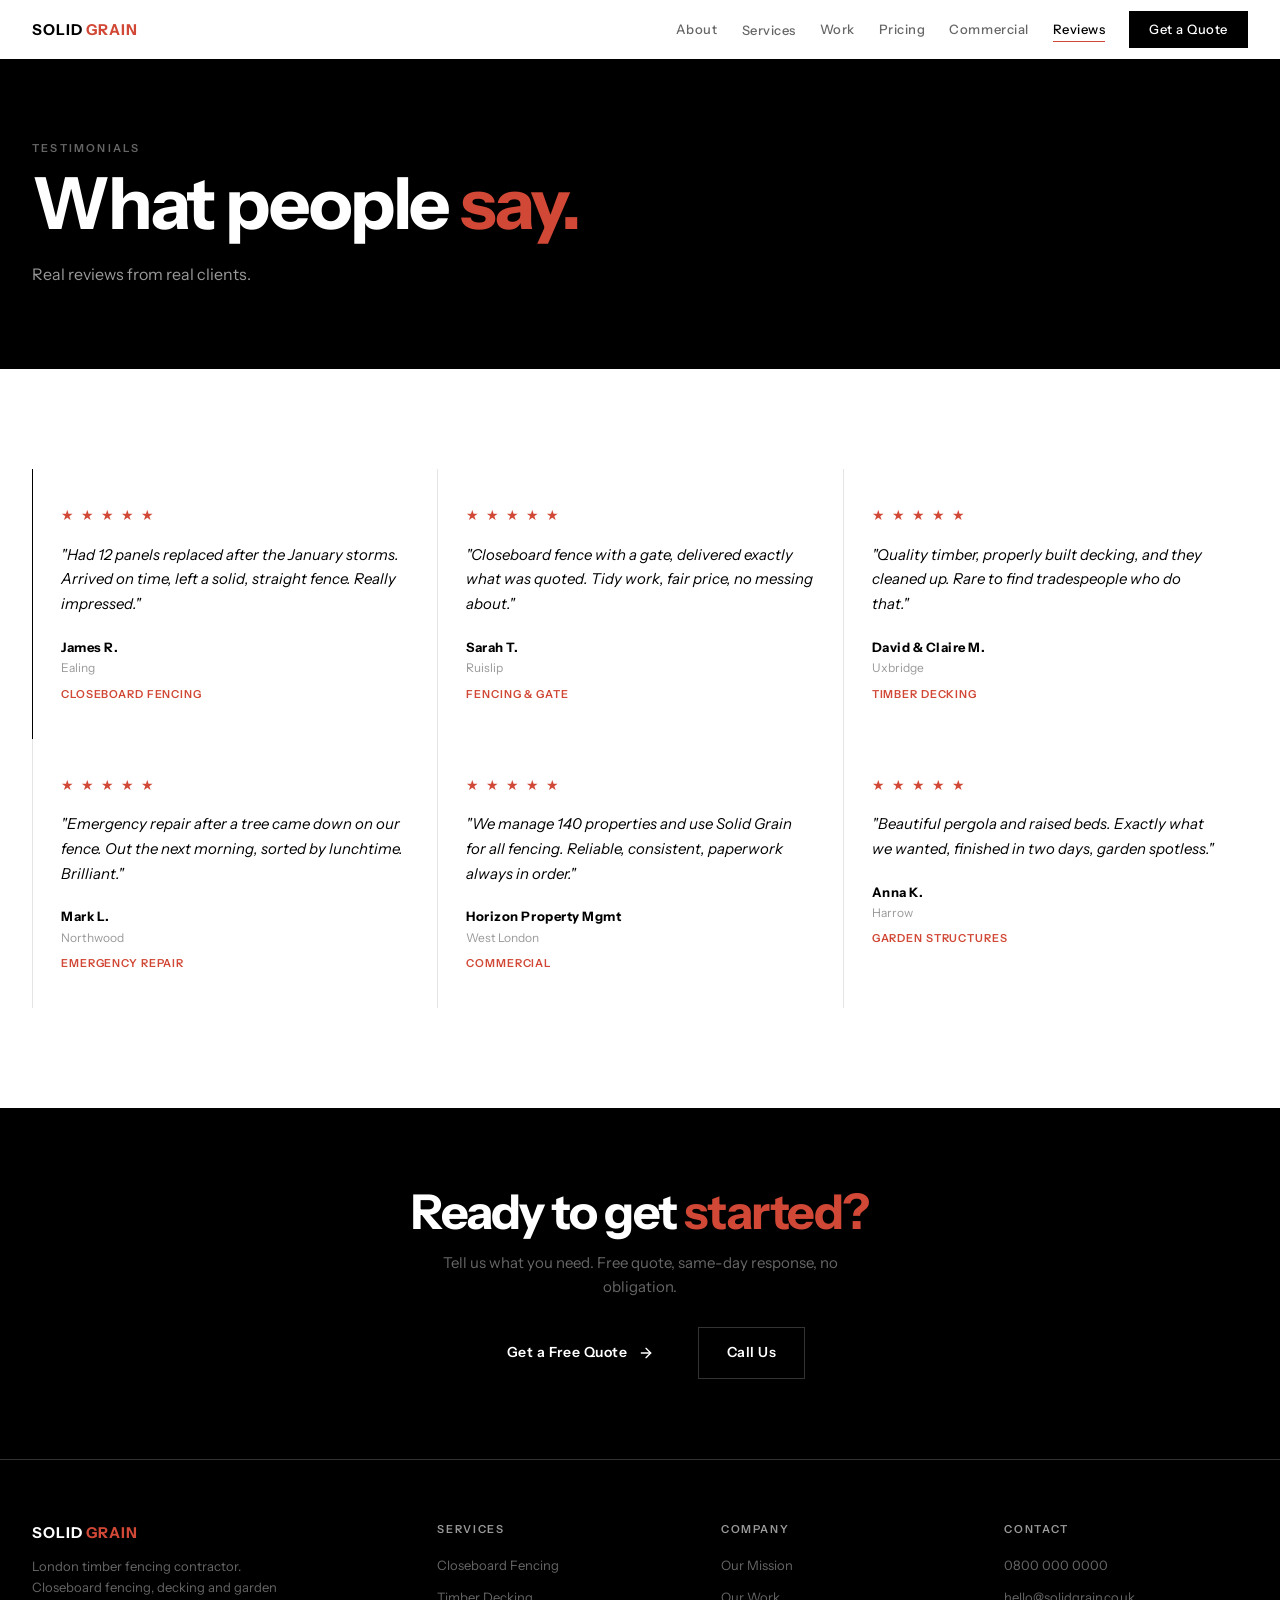
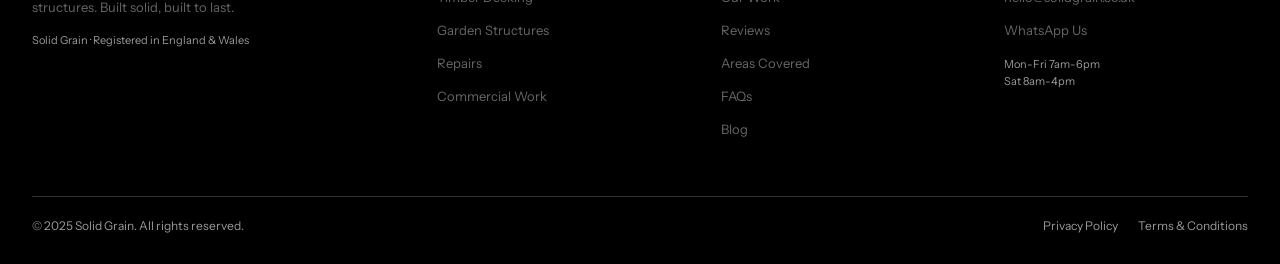
<file: reviews.html>
<!DOCTYPE html>
<html lang="en">
<head>
<meta charset="UTF-8">
<meta name="viewport" content="width=device-width, initial-scale=1.0">
<title>Reviews — Solid Grain</title>
<meta name="description" content="Real reviews from real London homeowners and businesses.">
<meta name="theme-color" content="#000000">
<link rel="preconnect" href="https://fonts.googleapis.com">
<link rel="preconnect" href="https://fonts.gstatic.com" crossorigin>
<link href="https://fonts.googleapis.com/css2?family=Instrument+Sans:wght@400;500;600;700&display=swap" rel="stylesheet">
<style>
/* ═══════════════════════════════════════════════════════
   SOLID GRAIN — SHARED STYLESHEET
   Pentagram style: Black · White · Red · Flat · Utilitarian
   ═══════════════════════════════════════════════════════ */
*,*::before,*::after{margin:0;padding:0;box-sizing:border-box}
:root{--black:#000;--white:#FFF;--red:#D14836;--g1:#111;--g2:#1A1A1A;--g3:#333;--g4:#666;--g5:#999;--g6:#E5E5E5;--g7:#F5F5F5;--font:'Instrument Sans',sans-serif;--mw:1320px;--hh:60px}
html{scroll-behavior:smooth}
body{font-family:var(--font);font-weight:400;color:var(--black);background:var(--white);line-height:1.55;-webkit-font-smoothing:antialiased}
a{color:inherit;text-decoration:none}ul{list-style:none}img{max-width:100%;display:block}
::selection{background:var(--red);color:var(--white)}
.ctr{max-width:var(--mw);margin:0 auto;padding:0 32px}

/* ── HEADER ── */
.hdr{position:fixed;top:0;left:0;right:0;z-index:1000;height:var(--hh);background:var(--white);border-bottom:1px solid var(--black)}
.hdr-in{max-width:var(--mw);margin:0 auto;padding:0 32px;height:100%;display:flex;align-items:center;justify-content:space-between}
.logo{font-size:15px;font-weight:700;letter-spacing:.06em;text-transform:uppercase}.logo span{color:var(--red)}
.nav{display:flex;align-items:center;gap:24px}
.nav a{font-size:13px;font-weight:500;letter-spacing:.04em;color:var(--g4);transition:color .2s;position:relative}.nav a:hover,.nav a.active{color:var(--black)}
.nav a.active::after{content:'';position:absolute;bottom:-2px;left:0;right:0;height:1px;background:var(--red)}
.nav-q{color:var(--white)!important;background:var(--black);padding:8px 20px;font-weight:600;transition:background .2s}.nav-q:hover{background:var(--red)}.nav-q.active::after{display:none}
/* Dropdown */
.nav-drop{position:relative}
.nav-drop:hover .drop-menu{display:block}
.drop-menu{display:none;position:absolute;top:100%;left:-12px;background:var(--white);border:1px solid var(--black);min-width:200px;padding:8px 0;z-index:100}
.drop-menu a{display:block;padding:8px 16px;font-size:12px;font-weight:500;letter-spacing:.04em;color:var(--g4);transition:all .15s}.drop-menu a:hover{background:var(--g7);color:var(--black)}
.drop-menu a.active::after{display:none}
/* Burger */
.burger{display:none;background:0 0;border:0;cursor:pointer;padding:6px}.burger svg{display:block}
.mnav{display:none;position:fixed;top:var(--hh);left:0;right:0;bottom:0;background:var(--white);z-index:999;padding:32px;border-top:1px solid var(--black);overflow-y:auto}
.mnav.open{display:flex;flex-direction:column}
.mnav a{font-size:24px;font-weight:700;letter-spacing:-.02em;padding:14px 0;border-bottom:1px solid var(--g6);color:var(--black)}.mnav a:last-child{border-bottom:0}.mnav a:hover{color:var(--red)}
.mnav-sub{padding-left:20px}.mnav-sub a{font-size:16px;font-weight:500;color:var(--g4)}
@media(max-width:900px){.nav{display:none}.burger{display:block}}

/* ── BUTTONS ── */
.btn-b{display:inline-flex;align-items:center;gap:10px;font-size:14px;font-weight:600;letter-spacing:.04em;color:var(--white);background:var(--black);padding:14px 32px;transition:background .2s;border:0;cursor:pointer;font-family:var(--font)}.btn-b:hover{background:var(--red)}
.btn-b svg{transition:transform .2s}.btn-b:hover svg{transform:translateX(4px)}
.btn-o{display:inline-flex;align-items:center;gap:8px;font-size:14px;font-weight:600;letter-spacing:.04em;color:var(--black);background:0 0;padding:14px 28px;border:1px solid var(--black);transition:all .2s;cursor:pointer;font-family:var(--font)}.btn-o:hover{background:var(--black);color:var(--white)}
.btn-r{display:inline-flex;align-items:center;gap:10px;font-size:14px;font-weight:600;letter-spacing:.04em;color:var(--white);background:var(--red);padding:14px 32px;transition:background .2s;border:0;cursor:pointer;font-family:var(--font)}.btn-r:hover{background:var(--black)}

/* ── SECTION GLOBALS ── */
.sn{font-size:11px;font-weight:600;letter-spacing:.2em;text-transform:uppercase;color:var(--g5);margin-bottom:12px}
.sh{font-size:clamp(36px,5vw,64px);font-weight:700;line-height:.95;letter-spacing:-.03em;margin-bottom:24px}.sh em{font-style:normal;color:var(--red)}
.s-intro{font-size:16px;color:var(--g4);max-width:540px;line-height:1.65}

/* ── PAGE HERO (inner pages) ── */
.page-hero{padding:calc(var(--hh) + 80px) 0 80px;border-bottom:1px solid var(--black)}
.page-hero.dark{background:var(--black);color:var(--white)}
.page-hero.dark .sn{color:var(--g4)}
.page-hero.dark .sh{color:var(--white)}
.page-hero.dark .s-intro{color:var(--g5)}
.page-hero-split{display:grid;grid-template-columns:1fr 1fr;gap:0;min-height:480px}
.page-hero-split .ph-text{padding:calc(var(--hh) + 60px) 48px 60px;display:flex;flex-direction:column;justify-content:flex-end}
.page-hero-split .ph-img{position:relative;overflow:hidden;border-left:1px solid var(--black)}.page-hero-split .ph-img img{position:absolute;inset:0;width:100%;height:100%;object-fit:cover}
@media(max-width:768px){.page-hero-split{grid-template-columns:1fr}.page-hero-split .ph-img{min-height:300px;border-left:0;border-top:1px solid var(--black)}}

/* ── TICKER ── */
.tick{background:var(--black);overflow:hidden;padding:14px 0;border-bottom:1px solid var(--g3)}
.tick-tr{display:flex;animation:scr 20s linear infinite;width:max-content}
.tick-i{font-size:13px;font-weight:600;letter-spacing:.15em;text-transform:uppercase;color:var(--white);white-space:nowrap;padding:0 32px}
.tick-d{color:var(--red);padding:0 8px}
@keyframes scr{from{transform:translateX(0)}to{transform:translateX(-33.333%)}}

/* ── CONTENT SECTIONS ── */
.section{padding:100px 0;border-bottom:1px solid var(--black)}
.section.dark{background:var(--black);color:var(--white)}
.section.dark .sn{color:var(--g4)}
.section.dark .sh{color:var(--white)}
.section.dark .s-intro{color:var(--g5)}
.section.grey{background:var(--g7)}
.section.no-border{border-bottom:0}

/* ── GRID LAYOUTS ── */
.grid-2{display:grid;grid-template-columns:1fr 1fr;gap:48px}
.grid-3{display:grid;grid-template-columns:repeat(3,1fr);gap:24px}
.grid-4{display:grid;grid-template-columns:repeat(4,1fr);gap:24px}
@media(max-width:900px){.grid-2{grid-template-columns:1fr}.grid-3{grid-template-columns:1fr 1fr}.grid-4{grid-template-columns:1fr 1fr}}
@media(max-width:480px){.grid-3,.grid-4{grid-template-columns:1fr}}

/* ── CARDS ── */
.card{border:1px solid var(--g6);transition:transform .3s,box-shadow .3s}
.card:hover{transform:translateY(-3px);box-shadow:0 8px 30px rgba(0,0,0,.06)}
.card-img{height:240px;overflow:hidden;position:relative;background:var(--g7)}.card-img img{width:100%;height:100%;object-fit:cover;transition:transform .5s}.card:hover .card-img img{transform:scale(1.04)}
.card-body{padding:28px 24px}
.card-tag{font-size:10px;font-weight:600;letter-spacing:.12em;text-transform:uppercase;color:var(--red);margin-bottom:8px}
.card-title{font-size:20px;font-weight:700;letter-spacing:-.02em;line-height:1.2;margin-bottom:8px}
.card-text{font-size:14px;color:var(--g4);line-height:1.6}
.card-link{display:inline-flex;align-items:center;gap:6px;font-size:13px;font-weight:600;letter-spacing:.04em;color:var(--black);margin-top:16px;transition:color .2s}.card-link:hover{color:var(--red)}
.card-link svg{transition:transform .2s}.card-link:hover svg{transform:translateX(4px)}

/* ── IMAGE BAND ── */
.img-band{height:50vh;min-height:360px;max-height:540px;overflow:hidden;position:relative;border-bottom:1px solid var(--black)}
.img-band img{width:100%;height:100%;object-fit:cover}
.img-band-ov{position:absolute;inset:0;background:rgba(0,0,0,.4);display:flex;align-items:center;justify-content:center}
.img-band-tx{color:var(--white);text-align:center;padding:20px}
.img-band-tx h2{font-size:clamp(28px,4vw,52px);font-weight:700;line-height:.95;letter-spacing:-.03em}.img-band-tx h2 em{font-style:normal;color:var(--red)}
.img-band-tx p{font-size:15px;color:rgba(255,255,255,.65);margin-top:14px;max-width:400px;margin-left:auto;margin-right:auto;line-height:1.6}

/* ── GALLERY GRID ── */
.gal-grid{display:grid;grid-template-columns:repeat(3,1fr);gap:4px}
@media(max-width:768px){.gal-grid{grid-template-columns:1fr 1fr}}
@media(max-width:480px){.gal-grid{grid-template-columns:1fr}}
.gal-cell{overflow:hidden;position:relative;height:280px}
.gal-cell img{width:100%;height:100%;object-fit:cover;transition:transform .5s}.gal-cell:hover img{transform:scale(1.05)}
.gal-cell.tall{grid-row:span 2;height:auto}
.gal-label{position:absolute;bottom:12px;left:12px;font-size:10px;font-weight:600;letter-spacing:.1em;text-transform:uppercase;color:var(--white);background:rgba(0,0,0,.6);padding:4px 10px;backdrop-filter:blur(4px)}

/* ── SPLIT SECTION ── */
.split{display:grid;grid-template-columns:1fr 1fr;border-bottom:1px solid var(--black)}
@media(max-width:768px){.split{grid-template-columns:1fr}}
.split-dark{background:var(--black);padding:80px 48px;display:flex;flex-direction:column;justify-content:center}
.split-dark .sn{color:var(--g4)}
.split-light{background:var(--white);padding:80px 48px;display:flex;flex-direction:column;justify-content:center}

/* ── WHY ITEMS ── */
.why-i{display:flex;gap:20px;align-items:flex-start;margin-bottom:32px}
.why-i:last-child{margin-bottom:0}
.why-mk{width:28px;height:2px;background:var(--red);margin-top:10px;flex-shrink:0}
.why-it{font-size:16px;font-weight:700;letter-spacing:-.01em;margin-bottom:4px}
.why-tx{font-size:14px;color:var(--g4);line-height:1.6}

/* ── PROCESS STEPS ── */
.prc-g{display:grid;grid-template-columns:repeat(4,1fr);gap:0}
@media(max-width:768px){.prc-g{grid-template-columns:1fr 1fr}}
@media(max-width:480px){.prc-g{grid-template-columns:1fr}}
.prc-s{padding:40px 28px;border-left:1px solid var(--g6)}.prc-s:first-child{border-left:1px solid var(--black)}
.prc-nm{font-size:64px;font-weight:700;letter-spacing:-.04em;color:var(--g6);line-height:1;margin-bottom:20px}.prc-s:hover .prc-nm{color:var(--red)}
.prc-ti{font-size:18px;font-weight:700;letter-spacing:-.01em;margin-bottom:8px}
.prc-tx{font-size:14px;color:var(--g4);line-height:1.6}

/* ── REVIEWS ── */
.rev-card{padding:36px 28px;border-left:1px solid var(--g6)}
.rev-card:first-child{border-left:1px solid var(--black)}
.rev-st{font-size:14px;color:var(--red);letter-spacing:2px;margin-bottom:16px}
.rev-tx{font-size:15px;line-height:1.65;margin-bottom:20px;font-style:italic}
.rev-au{font-size:13px;font-weight:700;letter-spacing:.04em}
.rev-lo{font-size:12px;color:var(--g5);margin-top:2px}
.rev-svc{font-size:11px;font-weight:600;letter-spacing:.08em;text-transform:uppercase;color:var(--red);margin-top:8px}

/* ── AREA TAGS ── */
.area-t{font-size:12px;font-weight:600;letter-spacing:.06em;text-transform:uppercase;padding:8px 16px;border:1px solid var(--g6);color:var(--g4);transition:all .2s;display:inline-block;margin:0 6px 6px 0}
.area-t:hover{border-color:var(--black);color:var(--black);background:var(--g7)}

/* ── FAQ ── */
.faq-item{border-bottom:1px solid var(--g6);padding:24px 0}
.faq-q{font-size:17px;font-weight:700;letter-spacing:-.01em;cursor:pointer;display:flex;justify-content:space-between;align-items:center;gap:16px}
.faq-q svg{flex-shrink:0;transition:transform .3s}
.faq-item.open .faq-q svg{transform:rotate(45deg)}
.faq-a{max-height:0;overflow:hidden;transition:max-height .4s ease,padding .3s;font-size:15px;color:var(--g4);line-height:1.65}
.faq-item.open .faq-a{max-height:500px;padding-top:16px}

/* ── CONTACT FORM ── */
.fr{display:grid;grid-template-columns:1fr 1fr;gap:16px;margin-bottom:16px}
@media(max-width:480px){.fr{grid-template-columns:1fr}}
.fg{margin-bottom:16px}
.fl{display:block;font-size:10px;font-weight:600;letter-spacing:.18em;text-transform:uppercase;color:var(--g5);margin-bottom:6px}
.fi,.fsel,.fta{width:100%;padding:12px 0;background:0 0;border:0;border-bottom:1px solid var(--g6);color:var(--black);font-family:var(--font);font-size:15px;font-weight:500;outline:0;transition:border-color .2s;border-radius:0;-webkit-appearance:none}
.fi:focus,.fsel:focus,.fta:focus{border-color:var(--black)}
.fta{min-height:80px;resize:vertical;border:1px solid var(--g6);padding:12px;margin-top:4px}.fta:focus{border-color:var(--black)}
.fsel{cursor:pointer;color:var(--g4)}
.fbtn{width:100%;padding:16px;background:var(--black);color:var(--white);font-family:var(--font);font-size:14px;font-weight:600;letter-spacing:.06em;text-transform:uppercase;border:0;cursor:pointer;transition:background .2s;margin-top:8px}.fbtn:hover{background:var(--red)}
.fnote{font-size:12px;color:var(--g5);margin-top:12px}
/* White form variant */
.form-white .fi,.form-white .fsel,.form-white .fta{border-color:var(--g3);color:var(--white)}
.form-white .fi:focus,.form-white .fsel:focus,.form-white .fta:focus{border-color:var(--red)}
.form-white .fl{color:var(--g5)}
.form-white .fsel{color:var(--g5)}

/* ── STAT BLOCKS ── */
.stat{text-align:center;padding:32px 20px}
.stat-num{font-size:48px;font-weight:700;letter-spacing:-.04em;line-height:1;color:var(--red)}
.stat-label{font-size:13px;font-weight:500;color:var(--g4);margin-top:8px}

/* ── BLOG ── */
.blog-card .card-date{font-size:11px;font-weight:600;letter-spacing:.08em;text-transform:uppercase;color:var(--g5);margin-bottom:8px}
.blog-card .card-excerpt{font-size:14px;color:var(--g4);line-height:1.6;margin-top:8px}

/* ── FOOTER ── */
.ftr{background:var(--black);padding:60px 0 28px;border-top:1px solid var(--black)}
.ftr-grid{display:grid;grid-template-columns:1.5fr 1fr 1fr 1fr;gap:40px}
@media(max-width:768px){.ftr-grid{grid-template-columns:1fr 1fr}}
@media(max-width:480px){.ftr-grid{grid-template-columns:1fr}}
.ftr-b{font-size:15px;font-weight:700;letter-spacing:.06em;text-transform:uppercase;color:var(--white)}.ftr-b span{color:var(--red)}
.ftr-desc{font-size:13px;color:var(--g4);line-height:1.6;margin-top:12px;max-width:280px}
.ftr-reg{font-size:11px;color:var(--g5);margin-top:14px}
.ftr-col-t{font-size:11px;font-weight:600;letter-spacing:.15em;text-transform:uppercase;color:var(--g5);margin-bottom:14px}
.ftr-links li{margin-bottom:8px}.ftr-links a{font-size:13px;color:var(--g4);transition:color .2s}.ftr-links a:hover{color:var(--red)}
.ftr-bot{margin-top:48px;padding-top:20px;border-top:1px solid var(--g3);display:flex;justify-content:space-between;align-items:center;flex-wrap:wrap;gap:12px}
.ftr-cp{font-size:12px;color:var(--g5)}
.ftr-legal{display:flex;gap:20px}.ftr-legal a{font-size:12px;color:var(--g5);transition:color .2s}.ftr-legal a:hover{color:var(--red)}

/* ── CTA BAND ── */
.cta-band{background:var(--black);padding:80px 0;text-align:center;border-bottom:1px solid var(--g3)}
.cta-band h2{font-size:clamp(28px,4vw,48px);font-weight:700;line-height:.95;letter-spacing:-.03em;color:var(--white);margin-bottom:16px}
.cta-band h2 em{font-style:normal;color:var(--red)}
.cta-band p{font-size:15px;color:var(--g4);margin-bottom:28px;max-width:400px;margin-left:auto;margin-right:auto;line-height:1.6}
.cta-band .btn-group{display:flex;gap:12px;justify-content:center;flex-wrap:wrap}

/* ── REVEAL ── */
.rv{opacity:0;transform:translateY(20px);transition:opacity .6s ease,transform .6s ease}.rv.vis{opacity:1;transform:translateY(0)}

/* ── BREADCRUMB ── */
.bread{padding-top:calc(var(--hh) + 20px);padding-bottom:0;font-size:12px;color:var(--g5);display:flex;align-items:center;gap:6px}
.bread a{color:var(--g5);transition:color .2s}.bread a:hover{color:var(--black)}
.bread-sep{color:var(--g6)}


</style>
</head>
<body>
<header class="hdr">
  <div class="hdr-in">
    <a href="index.html" class="logo">Solid <span>Grain</span></a>
    <nav class="nav">
      <a href="about.html">About</a>
      <div class="nav-drop">
        <a href="services.html">Services</a>
        <div class="drop-menu">
          <a href="fencing.html">Closeboard Fencing</a>
          <a href="decking.html">Timber Decking</a>
          <a href="structures.html">Garden Structures</a>
          <a href="repairs.html">Repairs &amp; Maintenance</a>
        </div>
      </div>
      <a href="gallery.html">Work</a>
      <a href="pricing.html">Pricing</a>
      <a href="commercial.html">Commercial</a>
      <a href="reviews.html" class="active">Reviews</a>
      <a href="contact.html" class="nav-q">Get a Quote</a>
    </nav>
    <button class="burger" onclick="toggleMobileNav()" aria-label="Menu">
      <svg width="24" height="24" viewBox="0 0 24 24" fill="none" stroke="#000" stroke-width="2" stroke-linecap="round"><line x1="3" y1="6" x2="21" y2="6"/><line x1="3" y1="12" x2="21" y2="12"/><line x1="3" y1="18" x2="21" y2="18"/></svg>
    </button>
  </div>
</header>
<nav class="mnav" id="mobileNav">
  <a href="index.html" onclick="closeMobileNav()">Home</a>
  <a href="about.html" onclick="closeMobileNav()">About</a>
  <a href="services.html" onclick="closeMobileNav()">Services</a>
  <div class="mnav-sub">
    <a href="fencing.html" onclick="closeMobileNav()">Closeboard Fencing</a>
    <a href="decking.html" onclick="closeMobileNav()">Timber Decking</a>
    <a href="structures.html" onclick="closeMobileNav()">Garden Structures</a>
    <a href="repairs.html" onclick="closeMobileNav()">Repairs</a>
  </div>
  <a href="gallery.html" onclick="closeMobileNav()">Our Work</a>
  <a href="pricing.html" onclick="closeMobileNav()">Pricing</a>
  <a href="commercial.html" onclick="closeMobileNav()">Commercial</a>
  <a href="reviews.html" onclick="closeMobileNav()">Reviews</a>
  <a href="areas.html" onclick="closeMobileNav()">Areas</a>
  <a href="faq.html" onclick="closeMobileNav()">FAQs</a>
  <a href="blog.html" onclick="closeMobileNav()">Blog</a>
  <a href="contact.html" onclick="closeMobileNav()">Get a Quote</a>
</nav>

<section class="page-hero dark"><div class="ctr"><div class="sn">Testimonials</div><h1 class="sh" style="font-size:clamp(40px,6vw,72px)">What people <em>say.</em></h1><p class="s-intro">Real reviews from real clients.</p></div></section>
<section class="section"><div class="ctr"><div class="grid-3" style="gap:0">
  <div class="rev-card rv"><div class="rev-st">&starf; &starf; &starf; &starf; &starf;</div><p class="rev-tx">"Had 12 panels replaced after the January storms. Arrived on time, left a solid, straight fence. Really impressed."</p><div class="rev-au">James R.</div><div class="rev-lo">Ealing</div><div class="rev-svc">Closeboard Fencing</div></div>
  <div class="rev-card rv"><div class="rev-st">&starf; &starf; &starf; &starf; &starf;</div><p class="rev-tx">"Closeboard fence with a gate, delivered exactly what was quoted. Tidy work, fair price, no messing about."</p><div class="rev-au">Sarah T.</div><div class="rev-lo">Ruislip</div><div class="rev-svc">Fencing &amp; Gate</div></div>
  <div class="rev-card rv"><div class="rev-st">&starf; &starf; &starf; &starf; &starf;</div><p class="rev-tx">"Quality timber, properly built decking, and they cleaned up. Rare to find tradespeople who do that."</p><div class="rev-au">David &amp; Claire M.</div><div class="rev-lo">Uxbridge</div><div class="rev-svc">Timber Decking</div></div>
  <div class="rev-card rv"><div class="rev-st">&starf; &starf; &starf; &starf; &starf;</div><p class="rev-tx">"Emergency repair after a tree came down on our fence. Out the next morning, sorted by lunchtime. Brilliant."</p><div class="rev-au">Mark L.</div><div class="rev-lo">Northwood</div><div class="rev-svc">Emergency Repair</div></div>
  <div class="rev-card rv"><div class="rev-st">&starf; &starf; &starf; &starf; &starf;</div><p class="rev-tx">"We manage 140 properties and use Solid Grain for all fencing. Reliable, consistent, paperwork always in order."</p><div class="rev-au">Horizon Property Mgmt</div><div class="rev-lo">West London</div><div class="rev-svc">Commercial</div></div>
  <div class="rev-card rv"><div class="rev-st">&starf; &starf; &starf; &starf; &starf;</div><p class="rev-tx">"Beautiful pergola and raised beds. Exactly what we wanted, finished in two days, garden spotless."</p><div class="rev-au">Anna K.</div><div class="rev-lo">Harrow</div><div class="rev-svc">Garden Structures</div></div>
</div></div></section>

<div class="cta-band">
  <h2>Ready to get <em>started?</em></h2>
  <p>Tell us what you need. Free quote, same-day response, no obligation.</p>
  <div class="btn-group">
    <a href="contact.html" class="btn-b">Get a Free Quote <svg width="16" height="16" viewBox="0 0 24 24" fill="none" stroke="currentColor" stroke-width="2" stroke-linecap="round" stroke-linejoin="round"><path d="M5 12h14"/><path d="M12 5l7 7-7 7"/></svg></a>
    <a href="tel:08000000000" class="btn-o" style="color:var(--white);border-color:var(--g3)">Call Us</a>
  </div>
</div>
<footer class="ftr">
  <div class="ctr">
    <div class="ftr-grid">
      <div>
        <div class="ftr-b">Solid <span>Grain</span></div>
        <p class="ftr-desc">London timber fencing contractor. Closeboard fencing, decking and garden structures. Built solid, built to last.</p>
        <div class="ftr-reg">Solid Grain &middot; Registered in England &amp; Wales</div>
      </div>
      <div>
        <div class="ftr-col-t">Services</div>
        <ul class="ftr-links">
          <li><a href="fencing.html">Closeboard Fencing</a></li>
          <li><a href="decking.html">Timber Decking</a></li>
          <li><a href="structures.html">Garden Structures</a></li>
          <li><a href="repairs.html">Repairs</a></li>
          <li><a href="commercial.html">Commercial Work</a></li>
        </ul>
      </div>
      <div>
        <div class="ftr-col-t">Company</div>
        <ul class="ftr-links">
          <li><a href="about.html">Our Mission</a></li>
          <li><a href="gallery.html">Our Work</a></li>
          <li><a href="reviews.html">Reviews</a></li>
          <li><a href="areas.html">Areas Covered</a></li>
          <li><a href="faq.html">FAQs</a></li>
          <li><a href="blog.html">Blog</a></li>
        </ul>
      </div>
      <div>
        <div class="ftr-col-t">Contact</div>
        <ul class="ftr-links">
          <li><a href="tel:08000000000">0800 000 0000</a></li>
          <li><a href="mailto:hello@solidgrain.co.uk">hello@solidgrain.co.uk</a></li>
          <li><a href="#">WhatsApp Us</a></li>
        </ul>
        <div style="margin-top:14px;font-size:11px;color:var(--g5)">Mon-Fri 7am-6pm<br>Sat 8am-4pm</div>
      </div>
    </div>
    <div class="ftr-bot">
      <div class="ftr-cp">&copy; 2025 Solid Grain. All rights reserved.</div>
      <div class="ftr-legal">
        <a href="#">Privacy Policy</a>
        <a href="#">Terms &amp; Conditions</a>
      </div>
    </div>
  </div>
</footer>
<script>
/* SOLID GRAIN — Shared JS */
function toggleMobileNav(){document.getElementById('mobileNav').classList.toggle('open')}
function closeMobileNav(){document.getElementById('mobileNav').classList.remove('open')}

/* Scroll reveal */
document.addEventListener('DOMContentLoaded',function(){
  var obs=new IntersectionObserver(function(e){e.forEach(function(en){if(en.isIntersecting){en.target.classList.add('vis');obs.unobserve(en.target)}})},{threshold:.08});
  document.querySelectorAll('.rv').forEach(function(el){obs.observe(el)});

  /* FAQ toggle */
  document.querySelectorAll('.faq-q').forEach(function(q){
    q.addEventListener('click',function(){
      this.closest('.faq-item').classList.toggle('open');
    });
  });
});

/* Form submit (Formspree fallback) */
function handleSubmit(e){
  e.preventDefault();
  var b=e.target.querySelector('.fbtn');
  b.textContent="Sent — we'll be in touch shortly.";
  b.style.background='#D14836';
  b.disabled=true;
  setTimeout(function(){b.textContent='Send Quote Request';b.style.background='';b.disabled=false;e.target.reset()},4000);
}

</script>
</body>
</html>
</file>
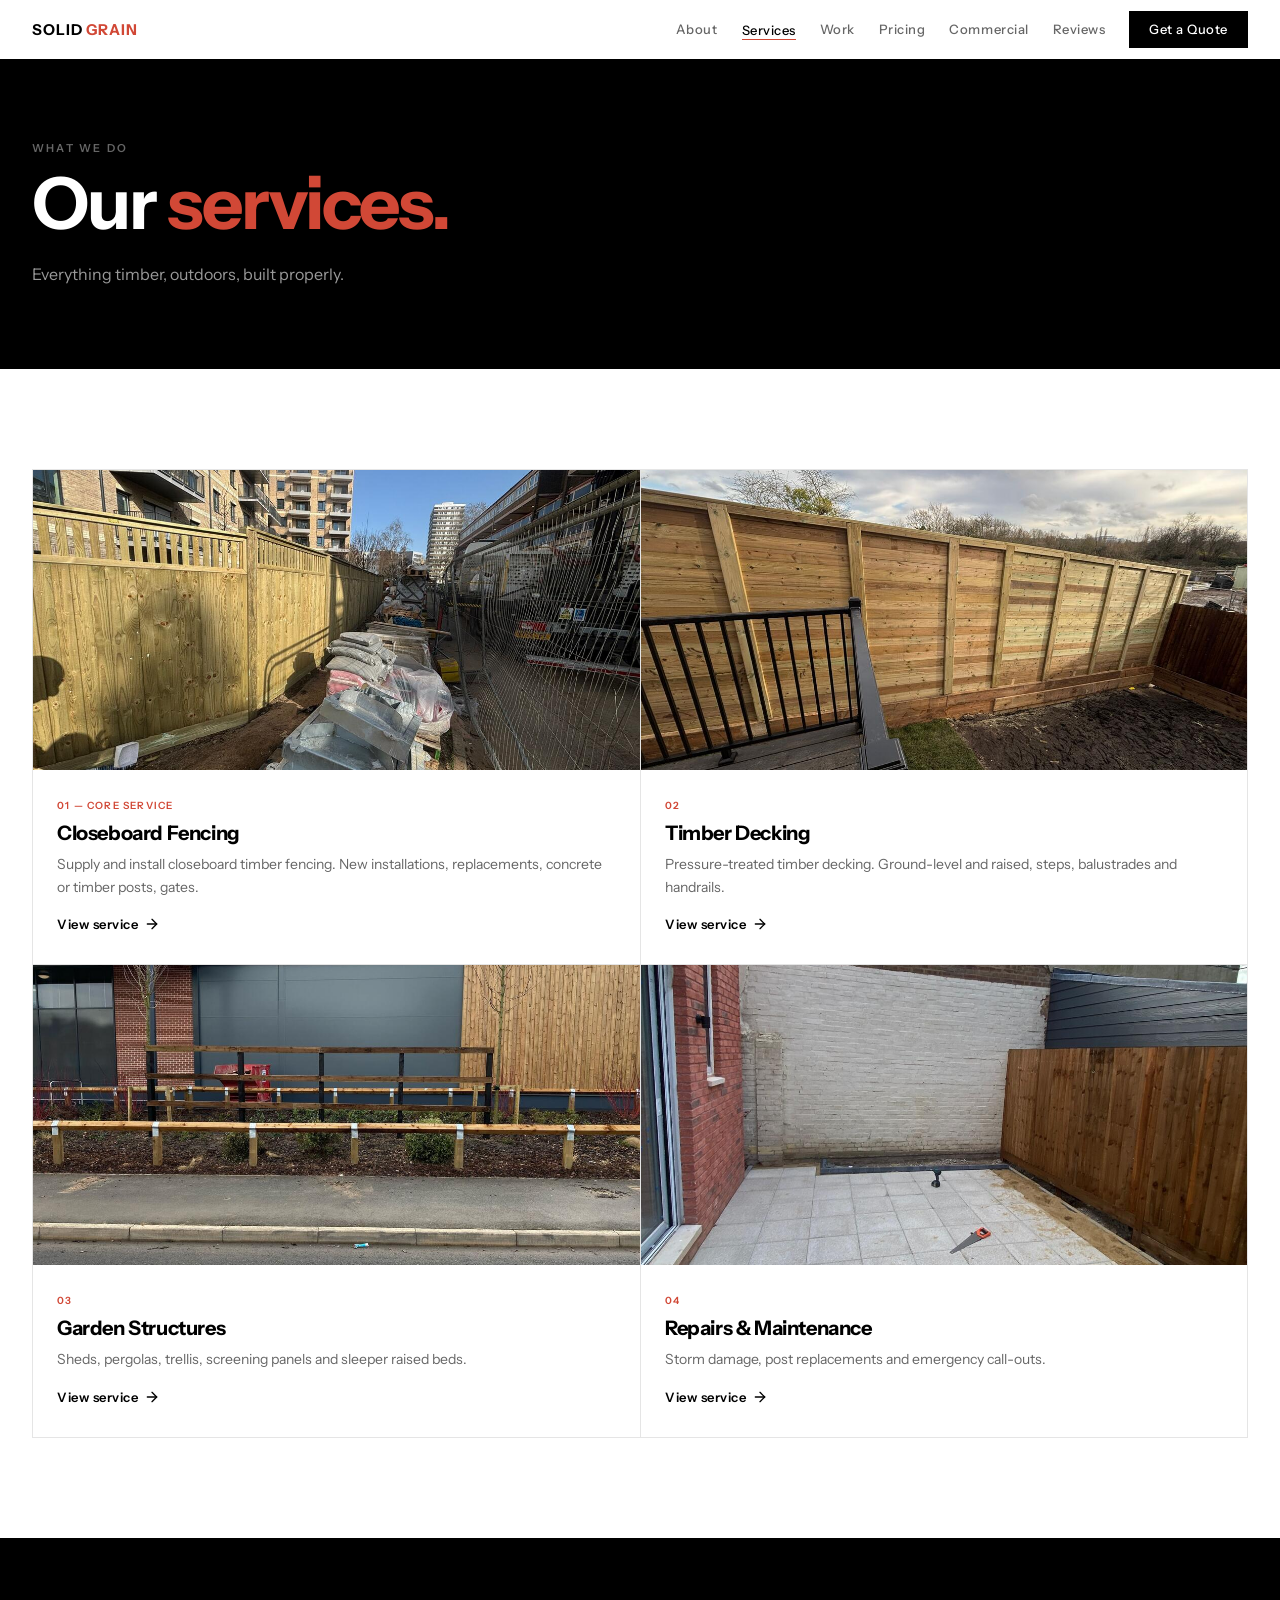
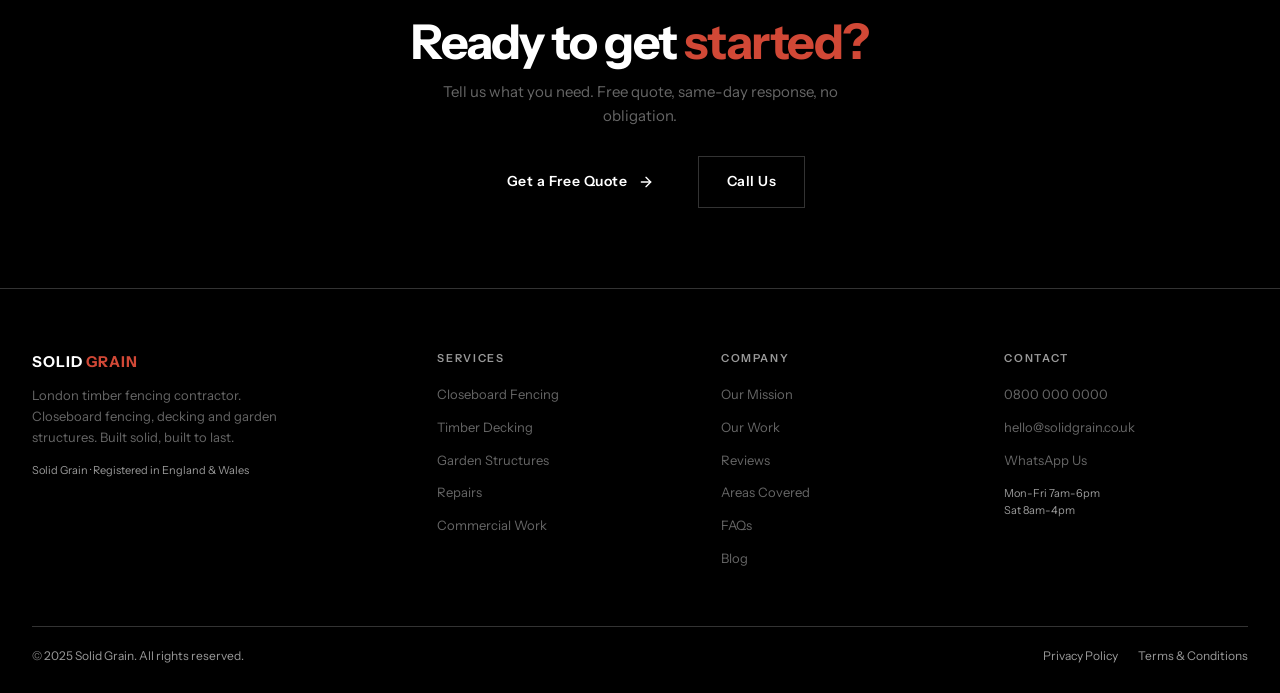
<file: services.html>
<!DOCTYPE html>
<html lang="en">
<head>
<meta charset="UTF-8">
<meta name="viewport" content="width=device-width, initial-scale=1.0">
<title>Services — Solid Grain</title>
<meta name="description" content="Full range of timber fencing, decking and outdoor work services across London.">
<meta name="theme-color" content="#000000">
<link rel="preconnect" href="https://fonts.googleapis.com">
<link rel="preconnect" href="https://fonts.gstatic.com" crossorigin>
<link href="https://fonts.googleapis.com/css2?family=Instrument+Sans:wght@400;500;600;700&display=swap" rel="stylesheet">
<style>
/* ═══════════════════════════════════════════════════════
   SOLID GRAIN — SHARED STYLESHEET
   Pentagram style: Black · White · Red · Flat · Utilitarian
   ═══════════════════════════════════════════════════════ */
*,*::before,*::after{margin:0;padding:0;box-sizing:border-box}
:root{--black:#000;--white:#FFF;--red:#D14836;--g1:#111;--g2:#1A1A1A;--g3:#333;--g4:#666;--g5:#999;--g6:#E5E5E5;--g7:#F5F5F5;--font:'Instrument Sans',sans-serif;--mw:1320px;--hh:60px}
html{scroll-behavior:smooth}
body{font-family:var(--font);font-weight:400;color:var(--black);background:var(--white);line-height:1.55;-webkit-font-smoothing:antialiased}
a{color:inherit;text-decoration:none}ul{list-style:none}img{max-width:100%;display:block}
::selection{background:var(--red);color:var(--white)}
.ctr{max-width:var(--mw);margin:0 auto;padding:0 32px}

/* ── HEADER ── */
.hdr{position:fixed;top:0;left:0;right:0;z-index:1000;height:var(--hh);background:var(--white);border-bottom:1px solid var(--black)}
.hdr-in{max-width:var(--mw);margin:0 auto;padding:0 32px;height:100%;display:flex;align-items:center;justify-content:space-between}
.logo{font-size:15px;font-weight:700;letter-spacing:.06em;text-transform:uppercase}.logo span{color:var(--red)}
.nav{display:flex;align-items:center;gap:24px}
.nav a{font-size:13px;font-weight:500;letter-spacing:.04em;color:var(--g4);transition:color .2s;position:relative}.nav a:hover,.nav a.active{color:var(--black)}
.nav a.active::after{content:'';position:absolute;bottom:-2px;left:0;right:0;height:1px;background:var(--red)}
.nav-q{color:var(--white)!important;background:var(--black);padding:8px 20px;font-weight:600;transition:background .2s}.nav-q:hover{background:var(--red)}.nav-q.active::after{display:none}
/* Dropdown */
.nav-drop{position:relative}
.nav-drop:hover .drop-menu{display:block}
.drop-menu{display:none;position:absolute;top:100%;left:-12px;background:var(--white);border:1px solid var(--black);min-width:200px;padding:8px 0;z-index:100}
.drop-menu a{display:block;padding:8px 16px;font-size:12px;font-weight:500;letter-spacing:.04em;color:var(--g4);transition:all .15s}.drop-menu a:hover{background:var(--g7);color:var(--black)}
.drop-menu a.active::after{display:none}
/* Burger */
.burger{display:none;background:0 0;border:0;cursor:pointer;padding:6px}.burger svg{display:block}
.mnav{display:none;position:fixed;top:var(--hh);left:0;right:0;bottom:0;background:var(--white);z-index:999;padding:32px;border-top:1px solid var(--black);overflow-y:auto}
.mnav.open{display:flex;flex-direction:column}
.mnav a{font-size:24px;font-weight:700;letter-spacing:-.02em;padding:14px 0;border-bottom:1px solid var(--g6);color:var(--black)}.mnav a:last-child{border-bottom:0}.mnav a:hover{color:var(--red)}
.mnav-sub{padding-left:20px}.mnav-sub a{font-size:16px;font-weight:500;color:var(--g4)}
@media(max-width:900px){.nav{display:none}.burger{display:block}}

/* ── BUTTONS ── */
.btn-b{display:inline-flex;align-items:center;gap:10px;font-size:14px;font-weight:600;letter-spacing:.04em;color:var(--white);background:var(--black);padding:14px 32px;transition:background .2s;border:0;cursor:pointer;font-family:var(--font)}.btn-b:hover{background:var(--red)}
.btn-b svg{transition:transform .2s}.btn-b:hover svg{transform:translateX(4px)}
.btn-o{display:inline-flex;align-items:center;gap:8px;font-size:14px;font-weight:600;letter-spacing:.04em;color:var(--black);background:0 0;padding:14px 28px;border:1px solid var(--black);transition:all .2s;cursor:pointer;font-family:var(--font)}.btn-o:hover{background:var(--black);color:var(--white)}
.btn-r{display:inline-flex;align-items:center;gap:10px;font-size:14px;font-weight:600;letter-spacing:.04em;color:var(--white);background:var(--red);padding:14px 32px;transition:background .2s;border:0;cursor:pointer;font-family:var(--font)}.btn-r:hover{background:var(--black)}

/* ── SECTION GLOBALS ── */
.sn{font-size:11px;font-weight:600;letter-spacing:.2em;text-transform:uppercase;color:var(--g5);margin-bottom:12px}
.sh{font-size:clamp(36px,5vw,64px);font-weight:700;line-height:.95;letter-spacing:-.03em;margin-bottom:24px}.sh em{font-style:normal;color:var(--red)}
.s-intro{font-size:16px;color:var(--g4);max-width:540px;line-height:1.65}

/* ── PAGE HERO (inner pages) ── */
.page-hero{padding:calc(var(--hh) + 80px) 0 80px;border-bottom:1px solid var(--black)}
.page-hero.dark{background:var(--black);color:var(--white)}
.page-hero.dark .sn{color:var(--g4)}
.page-hero.dark .sh{color:var(--white)}
.page-hero.dark .s-intro{color:var(--g5)}
.page-hero-split{display:grid;grid-template-columns:1fr 1fr;gap:0;min-height:480px}
.page-hero-split .ph-text{padding:calc(var(--hh) + 60px) 48px 60px;display:flex;flex-direction:column;justify-content:flex-end}
.page-hero-split .ph-img{position:relative;overflow:hidden;border-left:1px solid var(--black)}.page-hero-split .ph-img img{position:absolute;inset:0;width:100%;height:100%;object-fit:cover}
@media(max-width:768px){.page-hero-split{grid-template-columns:1fr}.page-hero-split .ph-img{min-height:300px;border-left:0;border-top:1px solid var(--black)}}

/* ── TICKER ── */
.tick{background:var(--black);overflow:hidden;padding:14px 0;border-bottom:1px solid var(--g3)}
.tick-tr{display:flex;animation:scr 20s linear infinite;width:max-content}
.tick-i{font-size:13px;font-weight:600;letter-spacing:.15em;text-transform:uppercase;color:var(--white);white-space:nowrap;padding:0 32px}
.tick-d{color:var(--red);padding:0 8px}
@keyframes scr{from{transform:translateX(0)}to{transform:translateX(-33.333%)}}

/* ── CONTENT SECTIONS ── */
.section{padding:100px 0;border-bottom:1px solid var(--black)}
.section.dark{background:var(--black);color:var(--white)}
.section.dark .sn{color:var(--g4)}
.section.dark .sh{color:var(--white)}
.section.dark .s-intro{color:var(--g5)}
.section.grey{background:var(--g7)}
.section.no-border{border-bottom:0}

/* ── GRID LAYOUTS ── */
.grid-2{display:grid;grid-template-columns:1fr 1fr;gap:48px}
.grid-3{display:grid;grid-template-columns:repeat(3,1fr);gap:24px}
.grid-4{display:grid;grid-template-columns:repeat(4,1fr);gap:24px}
@media(max-width:900px){.grid-2{grid-template-columns:1fr}.grid-3{grid-template-columns:1fr 1fr}.grid-4{grid-template-columns:1fr 1fr}}
@media(max-width:480px){.grid-3,.grid-4{grid-template-columns:1fr}}

/* ── CARDS ── */
.card{border:1px solid var(--g6);transition:transform .3s,box-shadow .3s}
.card:hover{transform:translateY(-3px);box-shadow:0 8px 30px rgba(0,0,0,.06)}
.card-img{height:240px;overflow:hidden;position:relative;background:var(--g7)}.card-img img{width:100%;height:100%;object-fit:cover;transition:transform .5s}.card:hover .card-img img{transform:scale(1.04)}
.card-body{padding:28px 24px}
.card-tag{font-size:10px;font-weight:600;letter-spacing:.12em;text-transform:uppercase;color:var(--red);margin-bottom:8px}
.card-title{font-size:20px;font-weight:700;letter-spacing:-.02em;line-height:1.2;margin-bottom:8px}
.card-text{font-size:14px;color:var(--g4);line-height:1.6}
.card-link{display:inline-flex;align-items:center;gap:6px;font-size:13px;font-weight:600;letter-spacing:.04em;color:var(--black);margin-top:16px;transition:color .2s}.card-link:hover{color:var(--red)}
.card-link svg{transition:transform .2s}.card-link:hover svg{transform:translateX(4px)}

/* ── IMAGE BAND ── */
.img-band{height:50vh;min-height:360px;max-height:540px;overflow:hidden;position:relative;border-bottom:1px solid var(--black)}
.img-band img{width:100%;height:100%;object-fit:cover}
.img-band-ov{position:absolute;inset:0;background:rgba(0,0,0,.4);display:flex;align-items:center;justify-content:center}
.img-band-tx{color:var(--white);text-align:center;padding:20px}
.img-band-tx h2{font-size:clamp(28px,4vw,52px);font-weight:700;line-height:.95;letter-spacing:-.03em}.img-band-tx h2 em{font-style:normal;color:var(--red)}
.img-band-tx p{font-size:15px;color:rgba(255,255,255,.65);margin-top:14px;max-width:400px;margin-left:auto;margin-right:auto;line-height:1.6}

/* ── GALLERY GRID ── */
.gal-grid{display:grid;grid-template-columns:repeat(3,1fr);gap:4px}
@media(max-width:768px){.gal-grid{grid-template-columns:1fr 1fr}}
@media(max-width:480px){.gal-grid{grid-template-columns:1fr}}
.gal-cell{overflow:hidden;position:relative;height:280px}
.gal-cell img{width:100%;height:100%;object-fit:cover;transition:transform .5s}.gal-cell:hover img{transform:scale(1.05)}
.gal-cell.tall{grid-row:span 2;height:auto}
.gal-label{position:absolute;bottom:12px;left:12px;font-size:10px;font-weight:600;letter-spacing:.1em;text-transform:uppercase;color:var(--white);background:rgba(0,0,0,.6);padding:4px 10px;backdrop-filter:blur(4px)}

/* ── SPLIT SECTION ── */
.split{display:grid;grid-template-columns:1fr 1fr;border-bottom:1px solid var(--black)}
@media(max-width:768px){.split{grid-template-columns:1fr}}
.split-dark{background:var(--black);padding:80px 48px;display:flex;flex-direction:column;justify-content:center}
.split-dark .sn{color:var(--g4)}
.split-light{background:var(--white);padding:80px 48px;display:flex;flex-direction:column;justify-content:center}

/* ── WHY ITEMS ── */
.why-i{display:flex;gap:20px;align-items:flex-start;margin-bottom:32px}
.why-i:last-child{margin-bottom:0}
.why-mk{width:28px;height:2px;background:var(--red);margin-top:10px;flex-shrink:0}
.why-it{font-size:16px;font-weight:700;letter-spacing:-.01em;margin-bottom:4px}
.why-tx{font-size:14px;color:var(--g4);line-height:1.6}

/* ── PROCESS STEPS ── */
.prc-g{display:grid;grid-template-columns:repeat(4,1fr);gap:0}
@media(max-width:768px){.prc-g{grid-template-columns:1fr 1fr}}
@media(max-width:480px){.prc-g{grid-template-columns:1fr}}
.prc-s{padding:40px 28px;border-left:1px solid var(--g6)}.prc-s:first-child{border-left:1px solid var(--black)}
.prc-nm{font-size:64px;font-weight:700;letter-spacing:-.04em;color:var(--g6);line-height:1;margin-bottom:20px}.prc-s:hover .prc-nm{color:var(--red)}
.prc-ti{font-size:18px;font-weight:700;letter-spacing:-.01em;margin-bottom:8px}
.prc-tx{font-size:14px;color:var(--g4);line-height:1.6}

/* ── REVIEWS ── */
.rev-card{padding:36px 28px;border-left:1px solid var(--g6)}
.rev-card:first-child{border-left:1px solid var(--black)}
.rev-st{font-size:14px;color:var(--red);letter-spacing:2px;margin-bottom:16px}
.rev-tx{font-size:15px;line-height:1.65;margin-bottom:20px;font-style:italic}
.rev-au{font-size:13px;font-weight:700;letter-spacing:.04em}
.rev-lo{font-size:12px;color:var(--g5);margin-top:2px}
.rev-svc{font-size:11px;font-weight:600;letter-spacing:.08em;text-transform:uppercase;color:var(--red);margin-top:8px}

/* ── AREA TAGS ── */
.area-t{font-size:12px;font-weight:600;letter-spacing:.06em;text-transform:uppercase;padding:8px 16px;border:1px solid var(--g6);color:var(--g4);transition:all .2s;display:inline-block;margin:0 6px 6px 0}
.area-t:hover{border-color:var(--black);color:var(--black);background:var(--g7)}

/* ── FAQ ── */
.faq-item{border-bottom:1px solid var(--g6);padding:24px 0}
.faq-q{font-size:17px;font-weight:700;letter-spacing:-.01em;cursor:pointer;display:flex;justify-content:space-between;align-items:center;gap:16px}
.faq-q svg{flex-shrink:0;transition:transform .3s}
.faq-item.open .faq-q svg{transform:rotate(45deg)}
.faq-a{max-height:0;overflow:hidden;transition:max-height .4s ease,padding .3s;font-size:15px;color:var(--g4);line-height:1.65}
.faq-item.open .faq-a{max-height:500px;padding-top:16px}

/* ── CONTACT FORM ── */
.fr{display:grid;grid-template-columns:1fr 1fr;gap:16px;margin-bottom:16px}
@media(max-width:480px){.fr{grid-template-columns:1fr}}
.fg{margin-bottom:16px}
.fl{display:block;font-size:10px;font-weight:600;letter-spacing:.18em;text-transform:uppercase;color:var(--g5);margin-bottom:6px}
.fi,.fsel,.fta{width:100%;padding:12px 0;background:0 0;border:0;border-bottom:1px solid var(--g6);color:var(--black);font-family:var(--font);font-size:15px;font-weight:500;outline:0;transition:border-color .2s;border-radius:0;-webkit-appearance:none}
.fi:focus,.fsel:focus,.fta:focus{border-color:var(--black)}
.fta{min-height:80px;resize:vertical;border:1px solid var(--g6);padding:12px;margin-top:4px}.fta:focus{border-color:var(--black)}
.fsel{cursor:pointer;color:var(--g4)}
.fbtn{width:100%;padding:16px;background:var(--black);color:var(--white);font-family:var(--font);font-size:14px;font-weight:600;letter-spacing:.06em;text-transform:uppercase;border:0;cursor:pointer;transition:background .2s;margin-top:8px}.fbtn:hover{background:var(--red)}
.fnote{font-size:12px;color:var(--g5);margin-top:12px}
/* White form variant */
.form-white .fi,.form-white .fsel,.form-white .fta{border-color:var(--g3);color:var(--white)}
.form-white .fi:focus,.form-white .fsel:focus,.form-white .fta:focus{border-color:var(--red)}
.form-white .fl{color:var(--g5)}
.form-white .fsel{color:var(--g5)}

/* ── STAT BLOCKS ── */
.stat{text-align:center;padding:32px 20px}
.stat-num{font-size:48px;font-weight:700;letter-spacing:-.04em;line-height:1;color:var(--red)}
.stat-label{font-size:13px;font-weight:500;color:var(--g4);margin-top:8px}

/* ── BLOG ── */
.blog-card .card-date{font-size:11px;font-weight:600;letter-spacing:.08em;text-transform:uppercase;color:var(--g5);margin-bottom:8px}
.blog-card .card-excerpt{font-size:14px;color:var(--g4);line-height:1.6;margin-top:8px}

/* ── FOOTER ── */
.ftr{background:var(--black);padding:60px 0 28px;border-top:1px solid var(--black)}
.ftr-grid{display:grid;grid-template-columns:1.5fr 1fr 1fr 1fr;gap:40px}
@media(max-width:768px){.ftr-grid{grid-template-columns:1fr 1fr}}
@media(max-width:480px){.ftr-grid{grid-template-columns:1fr}}
.ftr-b{font-size:15px;font-weight:700;letter-spacing:.06em;text-transform:uppercase;color:var(--white)}.ftr-b span{color:var(--red)}
.ftr-desc{font-size:13px;color:var(--g4);line-height:1.6;margin-top:12px;max-width:280px}
.ftr-reg{font-size:11px;color:var(--g5);margin-top:14px}
.ftr-col-t{font-size:11px;font-weight:600;letter-spacing:.15em;text-transform:uppercase;color:var(--g5);margin-bottom:14px}
.ftr-links li{margin-bottom:8px}.ftr-links a{font-size:13px;color:var(--g4);transition:color .2s}.ftr-links a:hover{color:var(--red)}
.ftr-bot{margin-top:48px;padding-top:20px;border-top:1px solid var(--g3);display:flex;justify-content:space-between;align-items:center;flex-wrap:wrap;gap:12px}
.ftr-cp{font-size:12px;color:var(--g5)}
.ftr-legal{display:flex;gap:20px}.ftr-legal a{font-size:12px;color:var(--g5);transition:color .2s}.ftr-legal a:hover{color:var(--red)}

/* ── CTA BAND ── */
.cta-band{background:var(--black);padding:80px 0;text-align:center;border-bottom:1px solid var(--g3)}
.cta-band h2{font-size:clamp(28px,4vw,48px);font-weight:700;line-height:.95;letter-spacing:-.03em;color:var(--white);margin-bottom:16px}
.cta-band h2 em{font-style:normal;color:var(--red)}
.cta-band p{font-size:15px;color:var(--g4);margin-bottom:28px;max-width:400px;margin-left:auto;margin-right:auto;line-height:1.6}
.cta-band .btn-group{display:flex;gap:12px;justify-content:center;flex-wrap:wrap}

/* ── REVEAL ── */
.rv{opacity:0;transform:translateY(20px);transition:opacity .6s ease,transform .6s ease}.rv.vis{opacity:1;transform:translateY(0)}

/* ── BREADCRUMB ── */
.bread{padding-top:calc(var(--hh) + 20px);padding-bottom:0;font-size:12px;color:var(--g5);display:flex;align-items:center;gap:6px}
.bread a{color:var(--g5);transition:color .2s}.bread a:hover{color:var(--black)}
.bread-sep{color:var(--g6)}


</style>
</head>
<body>
<header class="hdr">
  <div class="hdr-in">
    <a href="index.html" class="logo">Solid <span>Grain</span></a>
    <nav class="nav">
      <a href="about.html">About</a>
      <div class="nav-drop">
        <a href="services.html" class="active">Services</a>
        <div class="drop-menu">
          <a href="fencing.html">Closeboard Fencing</a>
          <a href="decking.html">Timber Decking</a>
          <a href="structures.html">Garden Structures</a>
          <a href="repairs.html">Repairs &amp; Maintenance</a>
        </div>
      </div>
      <a href="gallery.html">Work</a>
      <a href="pricing.html">Pricing</a>
      <a href="commercial.html">Commercial</a>
      <a href="reviews.html">Reviews</a>
      <a href="contact.html" class="nav-q">Get a Quote</a>
    </nav>
    <button class="burger" onclick="toggleMobileNav()" aria-label="Menu">
      <svg width="24" height="24" viewBox="0 0 24 24" fill="none" stroke="#000" stroke-width="2" stroke-linecap="round"><line x1="3" y1="6" x2="21" y2="6"/><line x1="3" y1="12" x2="21" y2="12"/><line x1="3" y1="18" x2="21" y2="18"/></svg>
    </button>
  </div>
</header>
<nav class="mnav" id="mobileNav">
  <a href="index.html" onclick="closeMobileNav()">Home</a>
  <a href="about.html" onclick="closeMobileNav()">About</a>
  <a href="services.html" onclick="closeMobileNav()">Services</a>
  <div class="mnav-sub">
    <a href="fencing.html" onclick="closeMobileNav()">Closeboard Fencing</a>
    <a href="decking.html" onclick="closeMobileNav()">Timber Decking</a>
    <a href="structures.html" onclick="closeMobileNav()">Garden Structures</a>
    <a href="repairs.html" onclick="closeMobileNav()">Repairs</a>
  </div>
  <a href="gallery.html" onclick="closeMobileNav()">Our Work</a>
  <a href="pricing.html" onclick="closeMobileNav()">Pricing</a>
  <a href="commercial.html" onclick="closeMobileNav()">Commercial</a>
  <a href="reviews.html" onclick="closeMobileNav()">Reviews</a>
  <a href="areas.html" onclick="closeMobileNav()">Areas</a>
  <a href="faq.html" onclick="closeMobileNav()">FAQs</a>
  <a href="blog.html" onclick="closeMobileNav()">Blog</a>
  <a href="contact.html" onclick="closeMobileNav()">Get a Quote</a>
</nav>

<section class="page-hero dark">
  <div class="ctr">
    <div class="sn">What We Do</div>
    <h1 class="sh" style="font-size:clamp(40px,6vw,72px)">Our <em>services.</em></h1>
    <p class="s-intro">Everything timber, outdoors, built properly.</p>
  </div>
</section>
<section class="section">
  <div class="ctr">
    <div class="grid-2" style="gap:0">
      <a href="fencing.html" class="card rv" style="border-right:0"><div class="card-img" style="height:300px"><img src="fencing-01.jpg" alt="Closeboard fencing"></div><div class="card-body"><div class="card-tag">01 — Core Service</div><div class="card-title">Closeboard Fencing</div><p class="card-text">Supply and install closeboard timber fencing. New installations, replacements, concrete or timber posts, gates.</p><span class="card-link">View service <svg width="16" height="16" viewBox="0 0 24 24" fill="none" stroke="currentColor" stroke-width="2" stroke-linecap="round" stroke-linejoin="round"><path d="M5 12h14"/><path d="M12 5l7 7-7 7"/></svg></span></div></a>
      <a href="decking.html" class="card rv"><div class="card-img" style="height:300px"><img src="decking-01.jpg" alt="Timber decking"></div><div class="card-body"><div class="card-tag">02</div><div class="card-title">Timber Decking</div><p class="card-text">Pressure-treated timber decking. Ground-level and raised, steps, balustrades and handrails.</p><span class="card-link">View service <svg width="16" height="16" viewBox="0 0 24 24" fill="none" stroke="currentColor" stroke-width="2" stroke-linecap="round" stroke-linejoin="round"><path d="M5 12h14"/><path d="M12 5l7 7-7 7"/></svg></span></div></a>
      <a href="structures.html" class="card rv" style="border-right:0;border-top:0"><div class="card-img" style="height:300px"><img src="structures-01.jpg" alt="Garden structures"></div><div class="card-body"><div class="card-tag">03</div><div class="card-title">Garden Structures</div><p class="card-text">Sheds, pergolas, trellis, screening panels and sleeper raised beds.</p><span class="card-link">View service <svg width="16" height="16" viewBox="0 0 24 24" fill="none" stroke="currentColor" stroke-width="2" stroke-linecap="round" stroke-linejoin="round"><path d="M5 12h14"/><path d="M12 5l7 7-7 7"/></svg></span></div></a>
      <a href="repairs.html" class="card rv" style="border-top:0"><div class="card-img" style="height:300px"><img src="repairs-01.jpg" alt="Repairs"></div><div class="card-body"><div class="card-tag">04</div><div class="card-title">Repairs &amp; Maintenance</div><p class="card-text">Storm damage, post replacements and emergency call-outs.</p><span class="card-link">View service <svg width="16" height="16" viewBox="0 0 24 24" fill="none" stroke="currentColor" stroke-width="2" stroke-linecap="round" stroke-linejoin="round"><path d="M5 12h14"/><path d="M12 5l7 7-7 7"/></svg></span></div></a>
    </div>
  </div>
</section>

<div class="cta-band">
  <h2>Ready to get <em>started?</em></h2>
  <p>Tell us what you need. Free quote, same-day response, no obligation.</p>
  <div class="btn-group">
    <a href="contact.html" class="btn-b">Get a Free Quote <svg width="16" height="16" viewBox="0 0 24 24" fill="none" stroke="currentColor" stroke-width="2" stroke-linecap="round" stroke-linejoin="round"><path d="M5 12h14"/><path d="M12 5l7 7-7 7"/></svg></a>
    <a href="tel:08000000000" class="btn-o" style="color:var(--white);border-color:var(--g3)">Call Us</a>
  </div>
</div>
<footer class="ftr">
  <div class="ctr">
    <div class="ftr-grid">
      <div>
        <div class="ftr-b">Solid <span>Grain</span></div>
        <p class="ftr-desc">London timber fencing contractor. Closeboard fencing, decking and garden structures. Built solid, built to last.</p>
        <div class="ftr-reg">Solid Grain &middot; Registered in England &amp; Wales</div>
      </div>
      <div>
        <div class="ftr-col-t">Services</div>
        <ul class="ftr-links">
          <li><a href="fencing.html">Closeboard Fencing</a></li>
          <li><a href="decking.html">Timber Decking</a></li>
          <li><a href="structures.html">Garden Structures</a></li>
          <li><a href="repairs.html">Repairs</a></li>
          <li><a href="commercial.html">Commercial Work</a></li>
        </ul>
      </div>
      <div>
        <div class="ftr-col-t">Company</div>
        <ul class="ftr-links">
          <li><a href="about.html">Our Mission</a></li>
          <li><a href="gallery.html">Our Work</a></li>
          <li><a href="reviews.html">Reviews</a></li>
          <li><a href="areas.html">Areas Covered</a></li>
          <li><a href="faq.html">FAQs</a></li>
          <li><a href="blog.html">Blog</a></li>
        </ul>
      </div>
      <div>
        <div class="ftr-col-t">Contact</div>
        <ul class="ftr-links">
          <li><a href="tel:08000000000">0800 000 0000</a></li>
          <li><a href="mailto:hello@solidgrain.co.uk">hello@solidgrain.co.uk</a></li>
          <li><a href="#">WhatsApp Us</a></li>
        </ul>
        <div style="margin-top:14px;font-size:11px;color:var(--g5)">Mon-Fri 7am-6pm<br>Sat 8am-4pm</div>
      </div>
    </div>
    <div class="ftr-bot">
      <div class="ftr-cp">&copy; 2025 Solid Grain. All rights reserved.</div>
      <div class="ftr-legal">
        <a href="#">Privacy Policy</a>
        <a href="#">Terms &amp; Conditions</a>
      </div>
    </div>
  </div>
</footer>
<script>
/* SOLID GRAIN — Shared JS */
function toggleMobileNav(){document.getElementById('mobileNav').classList.toggle('open')}
function closeMobileNav(){document.getElementById('mobileNav').classList.remove('open')}

/* Scroll reveal */
document.addEventListener('DOMContentLoaded',function(){
  var obs=new IntersectionObserver(function(e){e.forEach(function(en){if(en.isIntersecting){en.target.classList.add('vis');obs.unobserve(en.target)}})},{threshold:.08});
  document.querySelectorAll('.rv').forEach(function(el){obs.observe(el)});

  /* FAQ toggle */
  document.querySelectorAll('.faq-q').forEach(function(q){
    q.addEventListener('click',function(){
      this.closest('.faq-item').classList.toggle('open');
    });
  });
});

/* Form submit (Formspree fallback) */
function handleSubmit(e){
  e.preventDefault();
  var b=e.target.querySelector('.fbtn');
  b.textContent="Sent — we'll be in touch shortly.";
  b.style.background='#D14836';
  b.disabled=true;
  setTimeout(function(){b.textContent='Send Quote Request';b.style.background='';b.disabled=false;e.target.reset()},4000);
}

</script>
</body>
</html>
</file>
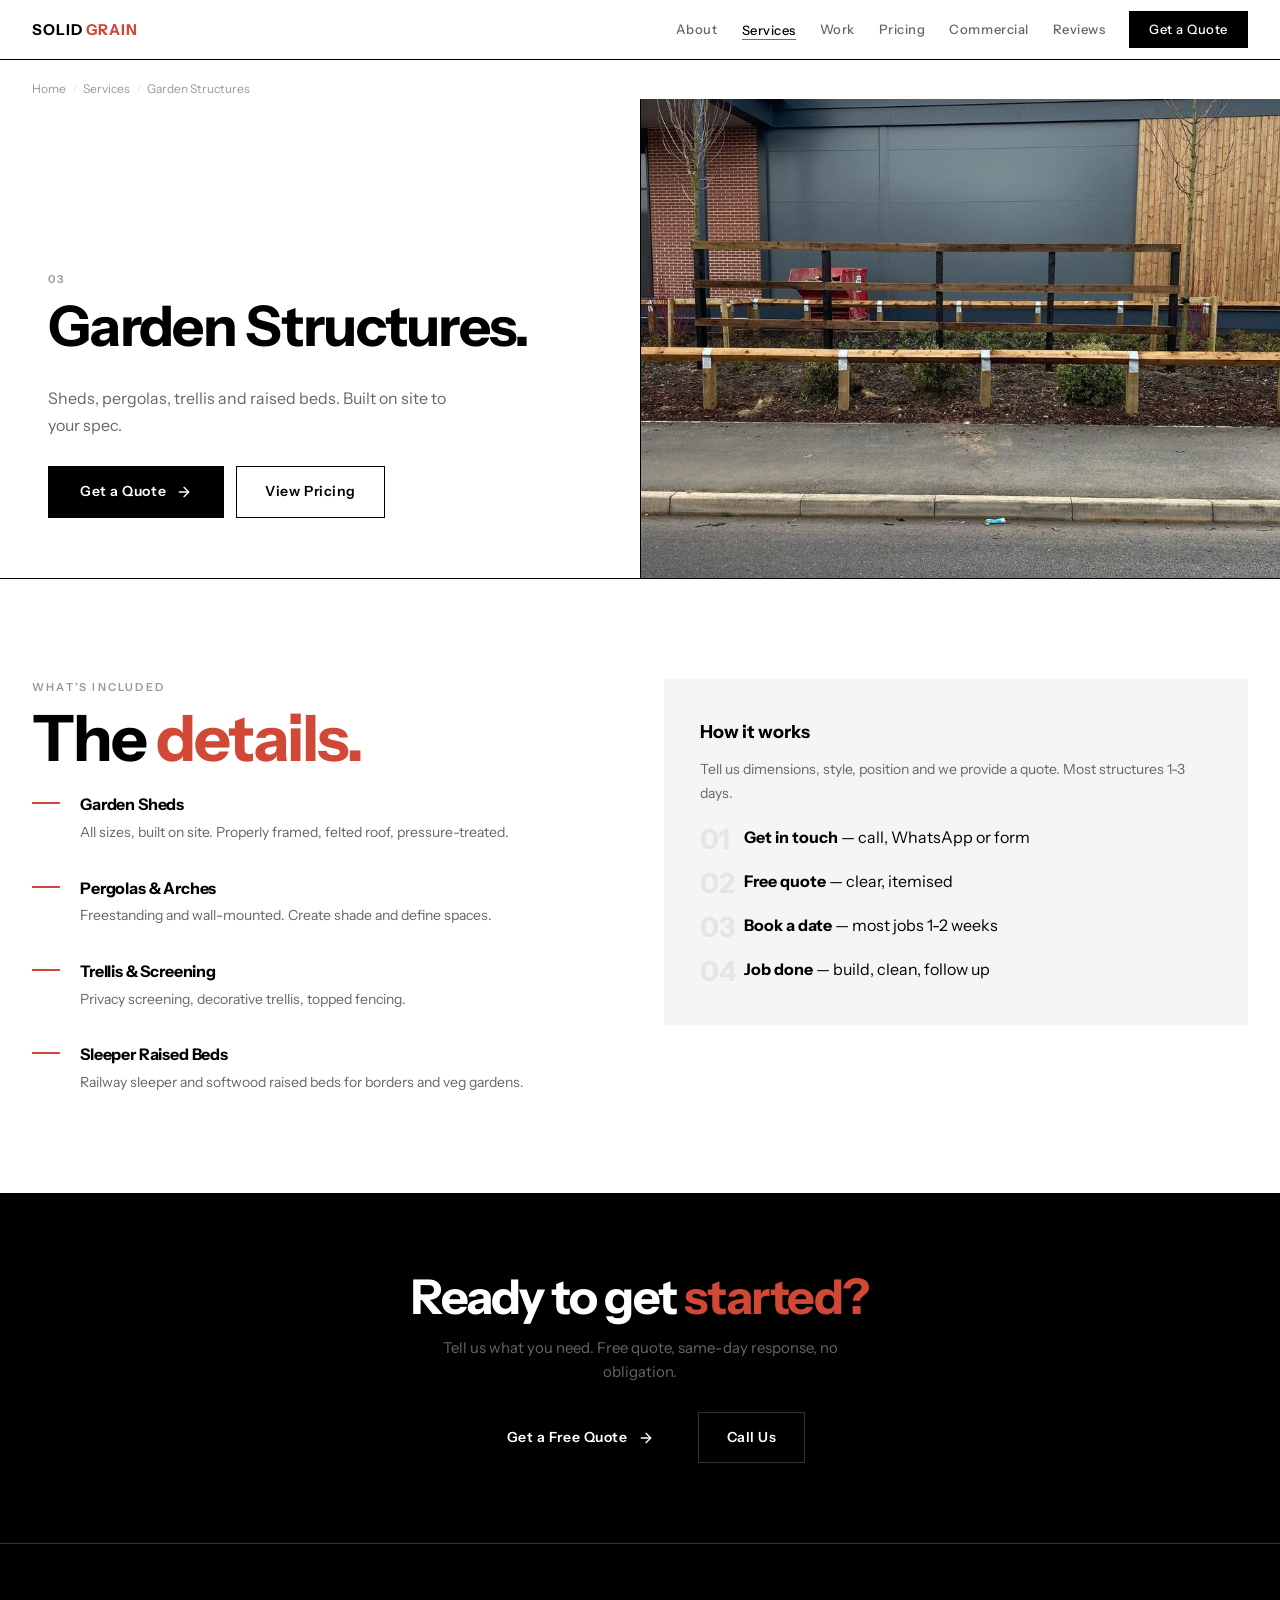
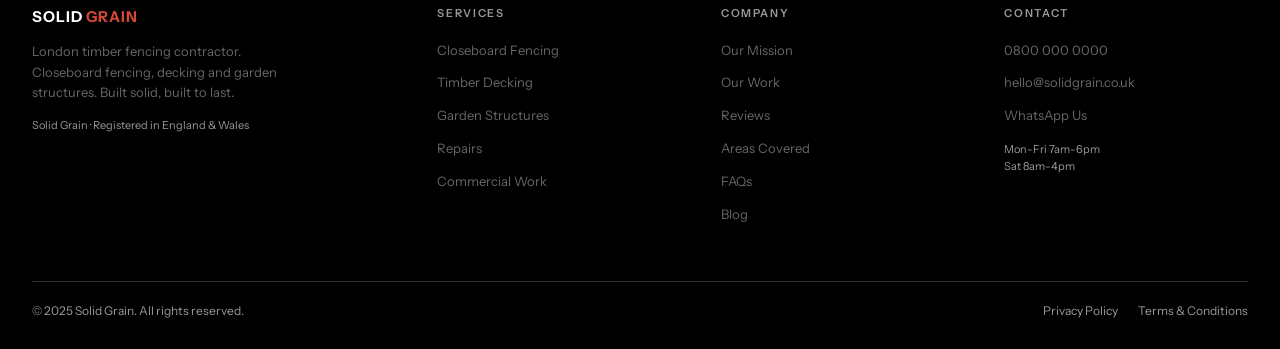
<file: structures.html>
<!DOCTYPE html>
<html lang="en">
<head>
<meta charset="UTF-8">
<meta name="viewport" content="width=device-width, initial-scale=1.0">
<title>Garden Structures — Solid Grain</title>
<meta name="description" content="Garden Structures — Sheds, pergolas, trellis and raised beds. Built on site to your spec.">
<meta name="theme-color" content="#000000">
<link rel="preconnect" href="https://fonts.googleapis.com">
<link rel="preconnect" href="https://fonts.gstatic.com" crossorigin>
<link href="https://fonts.googleapis.com/css2?family=Instrument+Sans:wght@400;500;600;700&display=swap" rel="stylesheet">
<style>
/* ═══════════════════════════════════════════════════════
   SOLID GRAIN — SHARED STYLESHEET
   Pentagram style: Black · White · Red · Flat · Utilitarian
   ═══════════════════════════════════════════════════════ */
*,*::before,*::after{margin:0;padding:0;box-sizing:border-box}
:root{--black:#000;--white:#FFF;--red:#D14836;--g1:#111;--g2:#1A1A1A;--g3:#333;--g4:#666;--g5:#999;--g6:#E5E5E5;--g7:#F5F5F5;--font:'Instrument Sans',sans-serif;--mw:1320px;--hh:60px}
html{scroll-behavior:smooth}
body{font-family:var(--font);font-weight:400;color:var(--black);background:var(--white);line-height:1.55;-webkit-font-smoothing:antialiased}
a{color:inherit;text-decoration:none}ul{list-style:none}img{max-width:100%;display:block}
::selection{background:var(--red);color:var(--white)}
.ctr{max-width:var(--mw);margin:0 auto;padding:0 32px}

/* ── HEADER ── */
.hdr{position:fixed;top:0;left:0;right:0;z-index:1000;height:var(--hh);background:var(--white);border-bottom:1px solid var(--black)}
.hdr-in{max-width:var(--mw);margin:0 auto;padding:0 32px;height:100%;display:flex;align-items:center;justify-content:space-between}
.logo{font-size:15px;font-weight:700;letter-spacing:.06em;text-transform:uppercase}.logo span{color:var(--red)}
.nav{display:flex;align-items:center;gap:24px}
.nav a{font-size:13px;font-weight:500;letter-spacing:.04em;color:var(--g4);transition:color .2s;position:relative}.nav a:hover,.nav a.active{color:var(--black)}
.nav a.active::after{content:'';position:absolute;bottom:-2px;left:0;right:0;height:1px;background:var(--red)}
.nav-q{color:var(--white)!important;background:var(--black);padding:8px 20px;font-weight:600;transition:background .2s}.nav-q:hover{background:var(--red)}.nav-q.active::after{display:none}
/* Dropdown */
.nav-drop{position:relative}
.nav-drop:hover .drop-menu{display:block}
.drop-menu{display:none;position:absolute;top:100%;left:-12px;background:var(--white);border:1px solid var(--black);min-width:200px;padding:8px 0;z-index:100}
.drop-menu a{display:block;padding:8px 16px;font-size:12px;font-weight:500;letter-spacing:.04em;color:var(--g4);transition:all .15s}.drop-menu a:hover{background:var(--g7);color:var(--black)}
.drop-menu a.active::after{display:none}
/* Burger */
.burger{display:none;background:0 0;border:0;cursor:pointer;padding:6px}.burger svg{display:block}
.mnav{display:none;position:fixed;top:var(--hh);left:0;right:0;bottom:0;background:var(--white);z-index:999;padding:32px;border-top:1px solid var(--black);overflow-y:auto}
.mnav.open{display:flex;flex-direction:column}
.mnav a{font-size:24px;font-weight:700;letter-spacing:-.02em;padding:14px 0;border-bottom:1px solid var(--g6);color:var(--black)}.mnav a:last-child{border-bottom:0}.mnav a:hover{color:var(--red)}
.mnav-sub{padding-left:20px}.mnav-sub a{font-size:16px;font-weight:500;color:var(--g4)}
@media(max-width:900px){.nav{display:none}.burger{display:block}}

/* ── BUTTONS ── */
.btn-b{display:inline-flex;align-items:center;gap:10px;font-size:14px;font-weight:600;letter-spacing:.04em;color:var(--white);background:var(--black);padding:14px 32px;transition:background .2s;border:0;cursor:pointer;font-family:var(--font)}.btn-b:hover{background:var(--red)}
.btn-b svg{transition:transform .2s}.btn-b:hover svg{transform:translateX(4px)}
.btn-o{display:inline-flex;align-items:center;gap:8px;font-size:14px;font-weight:600;letter-spacing:.04em;color:var(--black);background:0 0;padding:14px 28px;border:1px solid var(--black);transition:all .2s;cursor:pointer;font-family:var(--font)}.btn-o:hover{background:var(--black);color:var(--white)}
.btn-r{display:inline-flex;align-items:center;gap:10px;font-size:14px;font-weight:600;letter-spacing:.04em;color:var(--white);background:var(--red);padding:14px 32px;transition:background .2s;border:0;cursor:pointer;font-family:var(--font)}.btn-r:hover{background:var(--black)}

/* ── SECTION GLOBALS ── */
.sn{font-size:11px;font-weight:600;letter-spacing:.2em;text-transform:uppercase;color:var(--g5);margin-bottom:12px}
.sh{font-size:clamp(36px,5vw,64px);font-weight:700;line-height:.95;letter-spacing:-.03em;margin-bottom:24px}.sh em{font-style:normal;color:var(--red)}
.s-intro{font-size:16px;color:var(--g4);max-width:540px;line-height:1.65}

/* ── PAGE HERO (inner pages) ── */
.page-hero{padding:calc(var(--hh) + 80px) 0 80px;border-bottom:1px solid var(--black)}
.page-hero.dark{background:var(--black);color:var(--white)}
.page-hero.dark .sn{color:var(--g4)}
.page-hero.dark .sh{color:var(--white)}
.page-hero.dark .s-intro{color:var(--g5)}
.page-hero-split{display:grid;grid-template-columns:1fr 1fr;gap:0;min-height:480px}
.page-hero-split .ph-text{padding:calc(var(--hh) + 60px) 48px 60px;display:flex;flex-direction:column;justify-content:flex-end}
.page-hero-split .ph-img{position:relative;overflow:hidden;border-left:1px solid var(--black)}.page-hero-split .ph-img img{position:absolute;inset:0;width:100%;height:100%;object-fit:cover}
@media(max-width:768px){.page-hero-split{grid-template-columns:1fr}.page-hero-split .ph-img{min-height:300px;border-left:0;border-top:1px solid var(--black)}}

/* ── TICKER ── */
.tick{background:var(--black);overflow:hidden;padding:14px 0;border-bottom:1px solid var(--g3)}
.tick-tr{display:flex;animation:scr 20s linear infinite;width:max-content}
.tick-i{font-size:13px;font-weight:600;letter-spacing:.15em;text-transform:uppercase;color:var(--white);white-space:nowrap;padding:0 32px}
.tick-d{color:var(--red);padding:0 8px}
@keyframes scr{from{transform:translateX(0)}to{transform:translateX(-33.333%)}}

/* ── CONTENT SECTIONS ── */
.section{padding:100px 0;border-bottom:1px solid var(--black)}
.section.dark{background:var(--black);color:var(--white)}
.section.dark .sn{color:var(--g4)}
.section.dark .sh{color:var(--white)}
.section.dark .s-intro{color:var(--g5)}
.section.grey{background:var(--g7)}
.section.no-border{border-bottom:0}

/* ── GRID LAYOUTS ── */
.grid-2{display:grid;grid-template-columns:1fr 1fr;gap:48px}
.grid-3{display:grid;grid-template-columns:repeat(3,1fr);gap:24px}
.grid-4{display:grid;grid-template-columns:repeat(4,1fr);gap:24px}
@media(max-width:900px){.grid-2{grid-template-columns:1fr}.grid-3{grid-template-columns:1fr 1fr}.grid-4{grid-template-columns:1fr 1fr}}
@media(max-width:480px){.grid-3,.grid-4{grid-template-columns:1fr}}

/* ── CARDS ── */
.card{border:1px solid var(--g6);transition:transform .3s,box-shadow .3s}
.card:hover{transform:translateY(-3px);box-shadow:0 8px 30px rgba(0,0,0,.06)}
.card-img{height:240px;overflow:hidden;position:relative;background:var(--g7)}.card-img img{width:100%;height:100%;object-fit:cover;transition:transform .5s}.card:hover .card-img img{transform:scale(1.04)}
.card-body{padding:28px 24px}
.card-tag{font-size:10px;font-weight:600;letter-spacing:.12em;text-transform:uppercase;color:var(--red);margin-bottom:8px}
.card-title{font-size:20px;font-weight:700;letter-spacing:-.02em;line-height:1.2;margin-bottom:8px}
.card-text{font-size:14px;color:var(--g4);line-height:1.6}
.card-link{display:inline-flex;align-items:center;gap:6px;font-size:13px;font-weight:600;letter-spacing:.04em;color:var(--black);margin-top:16px;transition:color .2s}.card-link:hover{color:var(--red)}
.card-link svg{transition:transform .2s}.card-link:hover svg{transform:translateX(4px)}

/* ── IMAGE BAND ── */
.img-band{height:50vh;min-height:360px;max-height:540px;overflow:hidden;position:relative;border-bottom:1px solid var(--black)}
.img-band img{width:100%;height:100%;object-fit:cover}
.img-band-ov{position:absolute;inset:0;background:rgba(0,0,0,.4);display:flex;align-items:center;justify-content:center}
.img-band-tx{color:var(--white);text-align:center;padding:20px}
.img-band-tx h2{font-size:clamp(28px,4vw,52px);font-weight:700;line-height:.95;letter-spacing:-.03em}.img-band-tx h2 em{font-style:normal;color:var(--red)}
.img-band-tx p{font-size:15px;color:rgba(255,255,255,.65);margin-top:14px;max-width:400px;margin-left:auto;margin-right:auto;line-height:1.6}

/* ── GALLERY GRID ── */
.gal-grid{display:grid;grid-template-columns:repeat(3,1fr);gap:4px}
@media(max-width:768px){.gal-grid{grid-template-columns:1fr 1fr}}
@media(max-width:480px){.gal-grid{grid-template-columns:1fr}}
.gal-cell{overflow:hidden;position:relative;height:280px}
.gal-cell img{width:100%;height:100%;object-fit:cover;transition:transform .5s}.gal-cell:hover img{transform:scale(1.05)}
.gal-cell.tall{grid-row:span 2;height:auto}
.gal-label{position:absolute;bottom:12px;left:12px;font-size:10px;font-weight:600;letter-spacing:.1em;text-transform:uppercase;color:var(--white);background:rgba(0,0,0,.6);padding:4px 10px;backdrop-filter:blur(4px)}

/* ── SPLIT SECTION ── */
.split{display:grid;grid-template-columns:1fr 1fr;border-bottom:1px solid var(--black)}
@media(max-width:768px){.split{grid-template-columns:1fr}}
.split-dark{background:var(--black);padding:80px 48px;display:flex;flex-direction:column;justify-content:center}
.split-dark .sn{color:var(--g4)}
.split-light{background:var(--white);padding:80px 48px;display:flex;flex-direction:column;justify-content:center}

/* ── WHY ITEMS ── */
.why-i{display:flex;gap:20px;align-items:flex-start;margin-bottom:32px}
.why-i:last-child{margin-bottom:0}
.why-mk{width:28px;height:2px;background:var(--red);margin-top:10px;flex-shrink:0}
.why-it{font-size:16px;font-weight:700;letter-spacing:-.01em;margin-bottom:4px}
.why-tx{font-size:14px;color:var(--g4);line-height:1.6}

/* ── PROCESS STEPS ── */
.prc-g{display:grid;grid-template-columns:repeat(4,1fr);gap:0}
@media(max-width:768px){.prc-g{grid-template-columns:1fr 1fr}}
@media(max-width:480px){.prc-g{grid-template-columns:1fr}}
.prc-s{padding:40px 28px;border-left:1px solid var(--g6)}.prc-s:first-child{border-left:1px solid var(--black)}
.prc-nm{font-size:64px;font-weight:700;letter-spacing:-.04em;color:var(--g6);line-height:1;margin-bottom:20px}.prc-s:hover .prc-nm{color:var(--red)}
.prc-ti{font-size:18px;font-weight:700;letter-spacing:-.01em;margin-bottom:8px}
.prc-tx{font-size:14px;color:var(--g4);line-height:1.6}

/* ── REVIEWS ── */
.rev-card{padding:36px 28px;border-left:1px solid var(--g6)}
.rev-card:first-child{border-left:1px solid var(--black)}
.rev-st{font-size:14px;color:var(--red);letter-spacing:2px;margin-bottom:16px}
.rev-tx{font-size:15px;line-height:1.65;margin-bottom:20px;font-style:italic}
.rev-au{font-size:13px;font-weight:700;letter-spacing:.04em}
.rev-lo{font-size:12px;color:var(--g5);margin-top:2px}
.rev-svc{font-size:11px;font-weight:600;letter-spacing:.08em;text-transform:uppercase;color:var(--red);margin-top:8px}

/* ── AREA TAGS ── */
.area-t{font-size:12px;font-weight:600;letter-spacing:.06em;text-transform:uppercase;padding:8px 16px;border:1px solid var(--g6);color:var(--g4);transition:all .2s;display:inline-block;margin:0 6px 6px 0}
.area-t:hover{border-color:var(--black);color:var(--black);background:var(--g7)}

/* ── FAQ ── */
.faq-item{border-bottom:1px solid var(--g6);padding:24px 0}
.faq-q{font-size:17px;font-weight:700;letter-spacing:-.01em;cursor:pointer;display:flex;justify-content:space-between;align-items:center;gap:16px}
.faq-q svg{flex-shrink:0;transition:transform .3s}
.faq-item.open .faq-q svg{transform:rotate(45deg)}
.faq-a{max-height:0;overflow:hidden;transition:max-height .4s ease,padding .3s;font-size:15px;color:var(--g4);line-height:1.65}
.faq-item.open .faq-a{max-height:500px;padding-top:16px}

/* ── CONTACT FORM ── */
.fr{display:grid;grid-template-columns:1fr 1fr;gap:16px;margin-bottom:16px}
@media(max-width:480px){.fr{grid-template-columns:1fr}}
.fg{margin-bottom:16px}
.fl{display:block;font-size:10px;font-weight:600;letter-spacing:.18em;text-transform:uppercase;color:var(--g5);margin-bottom:6px}
.fi,.fsel,.fta{width:100%;padding:12px 0;background:0 0;border:0;border-bottom:1px solid var(--g6);color:var(--black);font-family:var(--font);font-size:15px;font-weight:500;outline:0;transition:border-color .2s;border-radius:0;-webkit-appearance:none}
.fi:focus,.fsel:focus,.fta:focus{border-color:var(--black)}
.fta{min-height:80px;resize:vertical;border:1px solid var(--g6);padding:12px;margin-top:4px}.fta:focus{border-color:var(--black)}
.fsel{cursor:pointer;color:var(--g4)}
.fbtn{width:100%;padding:16px;background:var(--black);color:var(--white);font-family:var(--font);font-size:14px;font-weight:600;letter-spacing:.06em;text-transform:uppercase;border:0;cursor:pointer;transition:background .2s;margin-top:8px}.fbtn:hover{background:var(--red)}
.fnote{font-size:12px;color:var(--g5);margin-top:12px}
/* White form variant */
.form-white .fi,.form-white .fsel,.form-white .fta{border-color:var(--g3);color:var(--white)}
.form-white .fi:focus,.form-white .fsel:focus,.form-white .fta:focus{border-color:var(--red)}
.form-white .fl{color:var(--g5)}
.form-white .fsel{color:var(--g5)}

/* ── STAT BLOCKS ── */
.stat{text-align:center;padding:32px 20px}
.stat-num{font-size:48px;font-weight:700;letter-spacing:-.04em;line-height:1;color:var(--red)}
.stat-label{font-size:13px;font-weight:500;color:var(--g4);margin-top:8px}

/* ── BLOG ── */
.blog-card .card-date{font-size:11px;font-weight:600;letter-spacing:.08em;text-transform:uppercase;color:var(--g5);margin-bottom:8px}
.blog-card .card-excerpt{font-size:14px;color:var(--g4);line-height:1.6;margin-top:8px}

/* ── FOOTER ── */
.ftr{background:var(--black);padding:60px 0 28px;border-top:1px solid var(--black)}
.ftr-grid{display:grid;grid-template-columns:1.5fr 1fr 1fr 1fr;gap:40px}
@media(max-width:768px){.ftr-grid{grid-template-columns:1fr 1fr}}
@media(max-width:480px){.ftr-grid{grid-template-columns:1fr}}
.ftr-b{font-size:15px;font-weight:700;letter-spacing:.06em;text-transform:uppercase;color:var(--white)}.ftr-b span{color:var(--red)}
.ftr-desc{font-size:13px;color:var(--g4);line-height:1.6;margin-top:12px;max-width:280px}
.ftr-reg{font-size:11px;color:var(--g5);margin-top:14px}
.ftr-col-t{font-size:11px;font-weight:600;letter-spacing:.15em;text-transform:uppercase;color:var(--g5);margin-bottom:14px}
.ftr-links li{margin-bottom:8px}.ftr-links a{font-size:13px;color:var(--g4);transition:color .2s}.ftr-links a:hover{color:var(--red)}
.ftr-bot{margin-top:48px;padding-top:20px;border-top:1px solid var(--g3);display:flex;justify-content:space-between;align-items:center;flex-wrap:wrap;gap:12px}
.ftr-cp{font-size:12px;color:var(--g5)}
.ftr-legal{display:flex;gap:20px}.ftr-legal a{font-size:12px;color:var(--g5);transition:color .2s}.ftr-legal a:hover{color:var(--red)}

/* ── CTA BAND ── */
.cta-band{background:var(--black);padding:80px 0;text-align:center;border-bottom:1px solid var(--g3)}
.cta-band h2{font-size:clamp(28px,4vw,48px);font-weight:700;line-height:.95;letter-spacing:-.03em;color:var(--white);margin-bottom:16px}
.cta-band h2 em{font-style:normal;color:var(--red)}
.cta-band p{font-size:15px;color:var(--g4);margin-bottom:28px;max-width:400px;margin-left:auto;margin-right:auto;line-height:1.6}
.cta-band .btn-group{display:flex;gap:12px;justify-content:center;flex-wrap:wrap}

/* ── REVEAL ── */
.rv{opacity:0;transform:translateY(20px);transition:opacity .6s ease,transform .6s ease}.rv.vis{opacity:1;transform:translateY(0)}

/* ── BREADCRUMB ── */
.bread{padding-top:calc(var(--hh) + 20px);padding-bottom:0;font-size:12px;color:var(--g5);display:flex;align-items:center;gap:6px}
.bread a{color:var(--g5);transition:color .2s}.bread a:hover{color:var(--black)}
.bread-sep{color:var(--g6)}


</style>
</head>
<body>
<header class="hdr">
  <div class="hdr-in">
    <a href="index.html" class="logo">Solid <span>Grain</span></a>
    <nav class="nav">
      <a href="about.html">About</a>
      <div class="nav-drop">
        <a href="services.html" class="active">Services</a>
        <div class="drop-menu">
          <a href="fencing.html">Closeboard Fencing</a>
          <a href="decking.html">Timber Decking</a>
          <a href="structures.html">Garden Structures</a>
          <a href="repairs.html">Repairs &amp; Maintenance</a>
        </div>
      </div>
      <a href="gallery.html">Work</a>
      <a href="pricing.html">Pricing</a>
      <a href="commercial.html">Commercial</a>
      <a href="reviews.html">Reviews</a>
      <a href="contact.html" class="nav-q">Get a Quote</a>
    </nav>
    <button class="burger" onclick="toggleMobileNav()" aria-label="Menu">
      <svg width="24" height="24" viewBox="0 0 24 24" fill="none" stroke="#000" stroke-width="2" stroke-linecap="round"><line x1="3" y1="6" x2="21" y2="6"/><line x1="3" y1="12" x2="21" y2="12"/><line x1="3" y1="18" x2="21" y2="18"/></svg>
    </button>
  </div>
</header>
<nav class="mnav" id="mobileNav">
  <a href="index.html" onclick="closeMobileNav()">Home</a>
  <a href="about.html" onclick="closeMobileNav()">About</a>
  <a href="services.html" onclick="closeMobileNav()">Services</a>
  <div class="mnav-sub">
    <a href="fencing.html" onclick="closeMobileNav()">Closeboard Fencing</a>
    <a href="decking.html" onclick="closeMobileNav()">Timber Decking</a>
    <a href="structures.html" onclick="closeMobileNav()">Garden Structures</a>
    <a href="repairs.html" onclick="closeMobileNav()">Repairs</a>
  </div>
  <a href="gallery.html" onclick="closeMobileNav()">Our Work</a>
  <a href="pricing.html" onclick="closeMobileNav()">Pricing</a>
  <a href="commercial.html" onclick="closeMobileNav()">Commercial</a>
  <a href="reviews.html" onclick="closeMobileNav()">Reviews</a>
  <a href="areas.html" onclick="closeMobileNav()">Areas</a>
  <a href="faq.html" onclick="closeMobileNav()">FAQs</a>
  <a href="blog.html" onclick="closeMobileNav()">Blog</a>
  <a href="contact.html" onclick="closeMobileNav()">Get a Quote</a>
</nav>

<div class="ctr bread"><a href="index.html">Home</a><span class="bread-sep">/</span><a href="services.html">Services</a><span class="bread-sep">/</span>Garden Structures</div>
<section class="page-hero-split" style="border-bottom:1px solid var(--black)">
  <div class="ph-text">
    <div class="sn">03</div>
    <h1 class="sh" style="font-size:clamp(36px,5vw,56px)">Garden Structures.</h1>
    <p style="font-size:16px;color:var(--g4);max-width:400px;line-height:1.65;margin-top:8px">Sheds, pergolas, trellis and raised beds. Built on site to your spec.</p>
    <div style="margin-top:28px;display:flex;gap:12px;flex-wrap:wrap"><a href="contact.html" class="btn-b">Get a Quote <svg width="16" height="16" viewBox="0 0 24 24" fill="none" stroke="currentColor" stroke-width="2" stroke-linecap="round" stroke-linejoin="round"><path d="M5 12h14"/><path d="M12 5l7 7-7 7"/></svg></a><a href="pricing.html" class="btn-o">View Pricing</a></div>
  </div>
  <div class="ph-img"><img src="service-structures.jpg" alt="Garden Structures"></div>
</section>
<section class="section">
  <div class="ctr"><div class="grid-2"><div>
    <div class="sn rv">What&rsquo;s Included</div>
    <h2 class="sh rv">The <em>details.</em></h2>
    <div class="why-i rv"><div class="why-mk"></div><div><div class="why-it">Garden Sheds</div><div class="why-tx">All sizes, built on site. Properly framed, felted roof, pressure-treated.</div></div></div><div class="why-i rv"><div class="why-mk"></div><div><div class="why-it">Pergolas & Arches</div><div class="why-tx">Freestanding and wall-mounted. Create shade and define spaces.</div></div></div><div class="why-i rv"><div class="why-mk"></div><div><div class="why-it">Trellis & Screening</div><div class="why-tx">Privacy screening, decorative trellis, topped fencing.</div></div></div><div class="why-i rv"><div class="why-mk"></div><div><div class="why-it">Sleeper Raised Beds</div><div class="why-tx">Railway sleeper and softwood raised beds for borders and veg gardens.</div></div></div>
  </div><div class="rv" style="background:var(--g7);padding:40px 36px;align-self:start">
    <h3 style="font-size:18px;font-weight:700;margin-bottom:12px">How it works</h3>
    <p style="font-size:14px;color:var(--g4);line-height:1.65;margin-bottom:20px">Tell us dimensions, style, position and we provide a quote. Most structures 1-3 days.</p>
    <div style="display:flex;flex-direction:column;gap:16px">
      <div style="display:flex;gap:12px;align-items:flex-start"><span style="font-size:28px;font-weight:700;color:var(--g6);line-height:1;width:32px;flex-shrink:0">01</span><div><strong>Get in touch</strong> — call, WhatsApp or form</div></div>
      <div style="display:flex;gap:12px;align-items:flex-start"><span style="font-size:28px;font-weight:700;color:var(--g6);line-height:1;width:32px;flex-shrink:0">02</span><div><strong>Free quote</strong> — clear, itemised</div></div>
      <div style="display:flex;gap:12px;align-items:flex-start"><span style="font-size:28px;font-weight:700;color:var(--g6);line-height:1;width:32px;flex-shrink:0">03</span><div><strong>Book a date</strong> — most jobs 1-2 weeks</div></div>
      <div style="display:flex;gap:12px;align-items:flex-start"><span style="font-size:28px;font-weight:700;color:var(--g6);line-height:1;width:32px;flex-shrink:0">04</span><div><strong>Job done</strong> — build, clean, follow up</div></div>
    </div>
  </div></div></div>
</section>

<div class="cta-band">
  <h2>Ready to get <em>started?</em></h2>
  <p>Tell us what you need. Free quote, same-day response, no obligation.</p>
  <div class="btn-group">
    <a href="contact.html" class="btn-b">Get a Free Quote <svg width="16" height="16" viewBox="0 0 24 24" fill="none" stroke="currentColor" stroke-width="2" stroke-linecap="round" stroke-linejoin="round"><path d="M5 12h14"/><path d="M12 5l7 7-7 7"/></svg></a>
    <a href="tel:08000000000" class="btn-o" style="color:var(--white);border-color:var(--g3)">Call Us</a>
  </div>
</div>
<footer class="ftr">
  <div class="ctr">
    <div class="ftr-grid">
      <div>
        <div class="ftr-b">Solid <span>Grain</span></div>
        <p class="ftr-desc">London timber fencing contractor. Closeboard fencing, decking and garden structures. Built solid, built to last.</p>
        <div class="ftr-reg">Solid Grain &middot; Registered in England &amp; Wales</div>
      </div>
      <div>
        <div class="ftr-col-t">Services</div>
        <ul class="ftr-links">
          <li><a href="fencing.html">Closeboard Fencing</a></li>
          <li><a href="decking.html">Timber Decking</a></li>
          <li><a href="structures.html">Garden Structures</a></li>
          <li><a href="repairs.html">Repairs</a></li>
          <li><a href="commercial.html">Commercial Work</a></li>
        </ul>
      </div>
      <div>
        <div class="ftr-col-t">Company</div>
        <ul class="ftr-links">
          <li><a href="about.html">Our Mission</a></li>
          <li><a href="gallery.html">Our Work</a></li>
          <li><a href="reviews.html">Reviews</a></li>
          <li><a href="areas.html">Areas Covered</a></li>
          <li><a href="faq.html">FAQs</a></li>
          <li><a href="blog.html">Blog</a></li>
        </ul>
      </div>
      <div>
        <div class="ftr-col-t">Contact</div>
        <ul class="ftr-links">
          <li><a href="tel:08000000000">0800 000 0000</a></li>
          <li><a href="mailto:hello@solidgrain.co.uk">hello@solidgrain.co.uk</a></li>
          <li><a href="#">WhatsApp Us</a></li>
        </ul>
        <div style="margin-top:14px;font-size:11px;color:var(--g5)">Mon-Fri 7am-6pm<br>Sat 8am-4pm</div>
      </div>
    </div>
    <div class="ftr-bot">
      <div class="ftr-cp">&copy; 2025 Solid Grain. All rights reserved.</div>
      <div class="ftr-legal">
        <a href="#">Privacy Policy</a>
        <a href="#">Terms &amp; Conditions</a>
      </div>
    </div>
  </div>
</footer>
<script>
/* SOLID GRAIN — Shared JS */
function toggleMobileNav(){document.getElementById('mobileNav').classList.toggle('open')}
function closeMobileNav(){document.getElementById('mobileNav').classList.remove('open')}

/* Scroll reveal */
document.addEventListener('DOMContentLoaded',function(){
  var obs=new IntersectionObserver(function(e){e.forEach(function(en){if(en.isIntersecting){en.target.classList.add('vis');obs.unobserve(en.target)}})},{threshold:.08});
  document.querySelectorAll('.rv').forEach(function(el){obs.observe(el)});

  /* FAQ toggle */
  document.querySelectorAll('.faq-q').forEach(function(q){
    q.addEventListener('click',function(){
      this.closest('.faq-item').classList.toggle('open');
    });
  });
});

/* Form submit (Formspree fallback) */
function handleSubmit(e){
  e.preventDefault();
  var b=e.target.querySelector('.fbtn');
  b.textContent="Sent — we'll be in touch shortly.";
  b.style.background='#D14836';
  b.disabled=true;
  setTimeout(function(){b.textContent='Send Quote Request';b.style.background='';b.disabled=false;e.target.reset()},4000);
}

</script>
</body>
</html>
</file>
